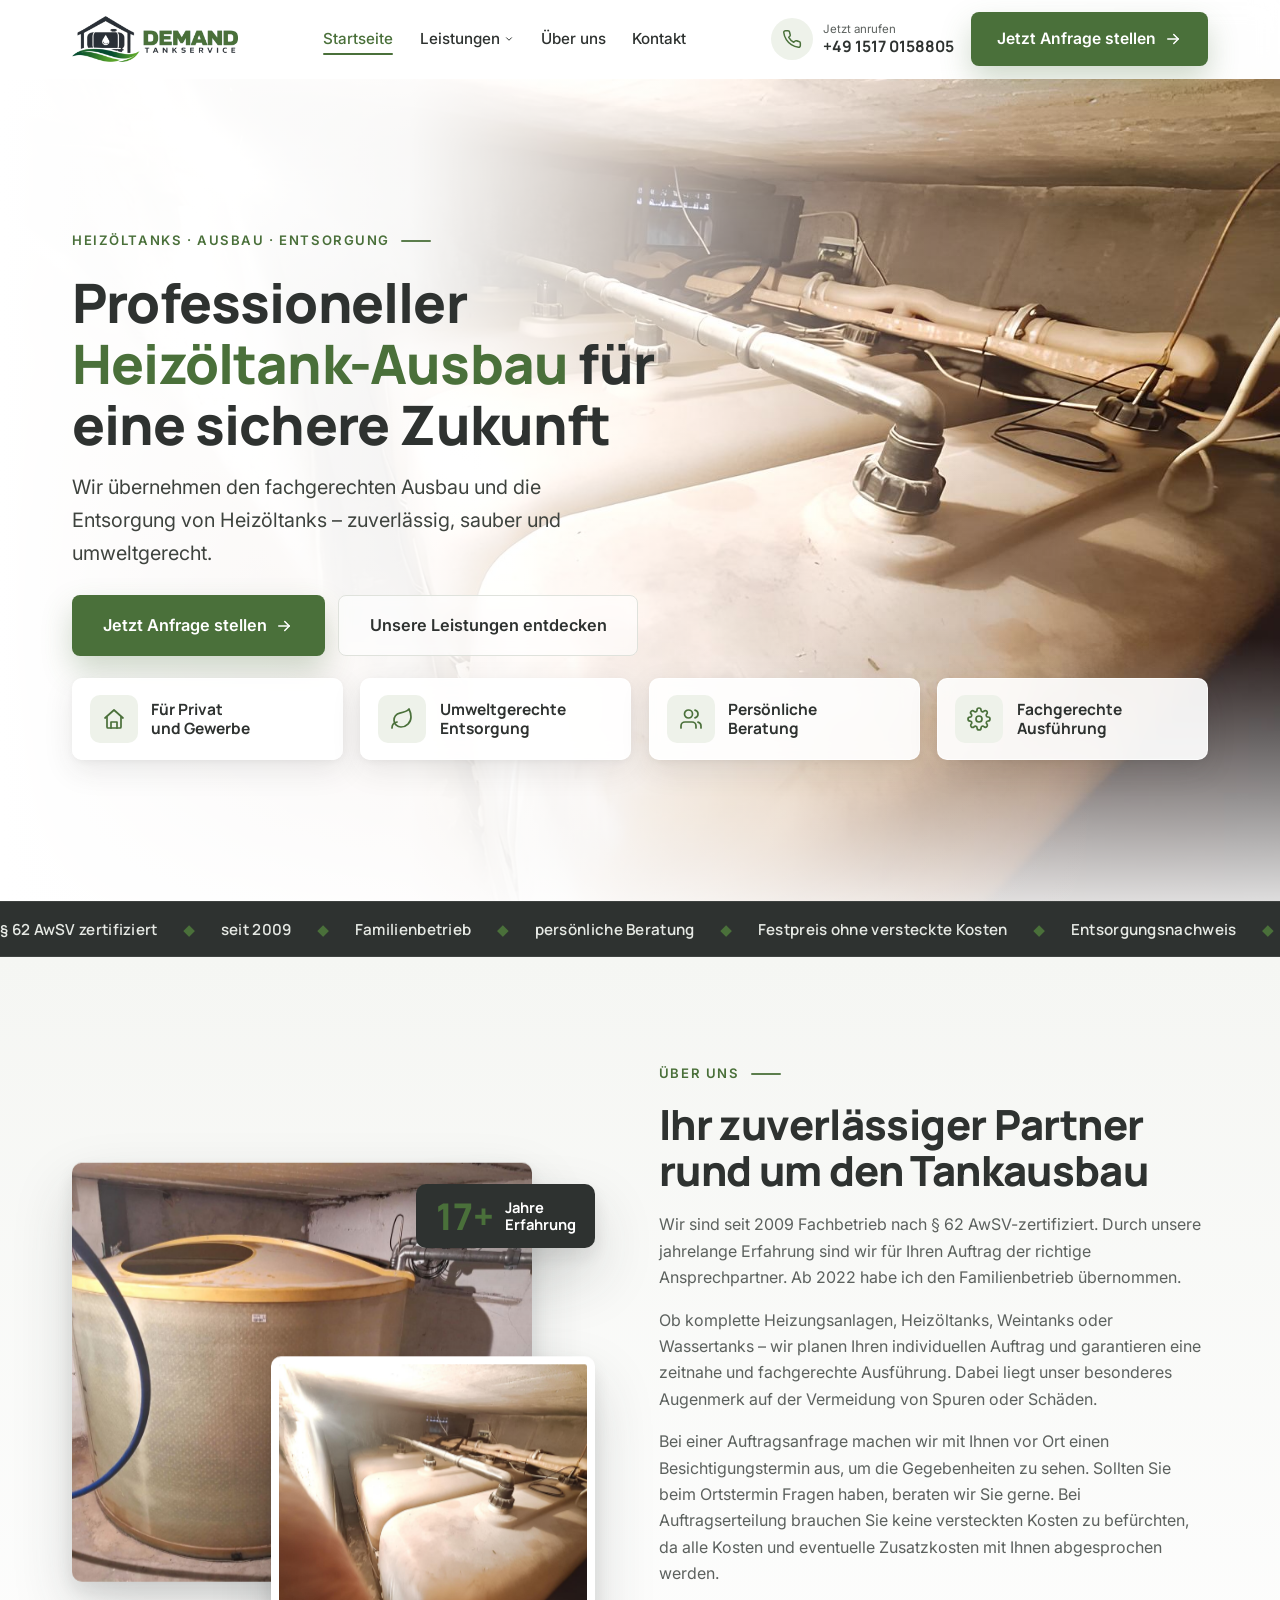
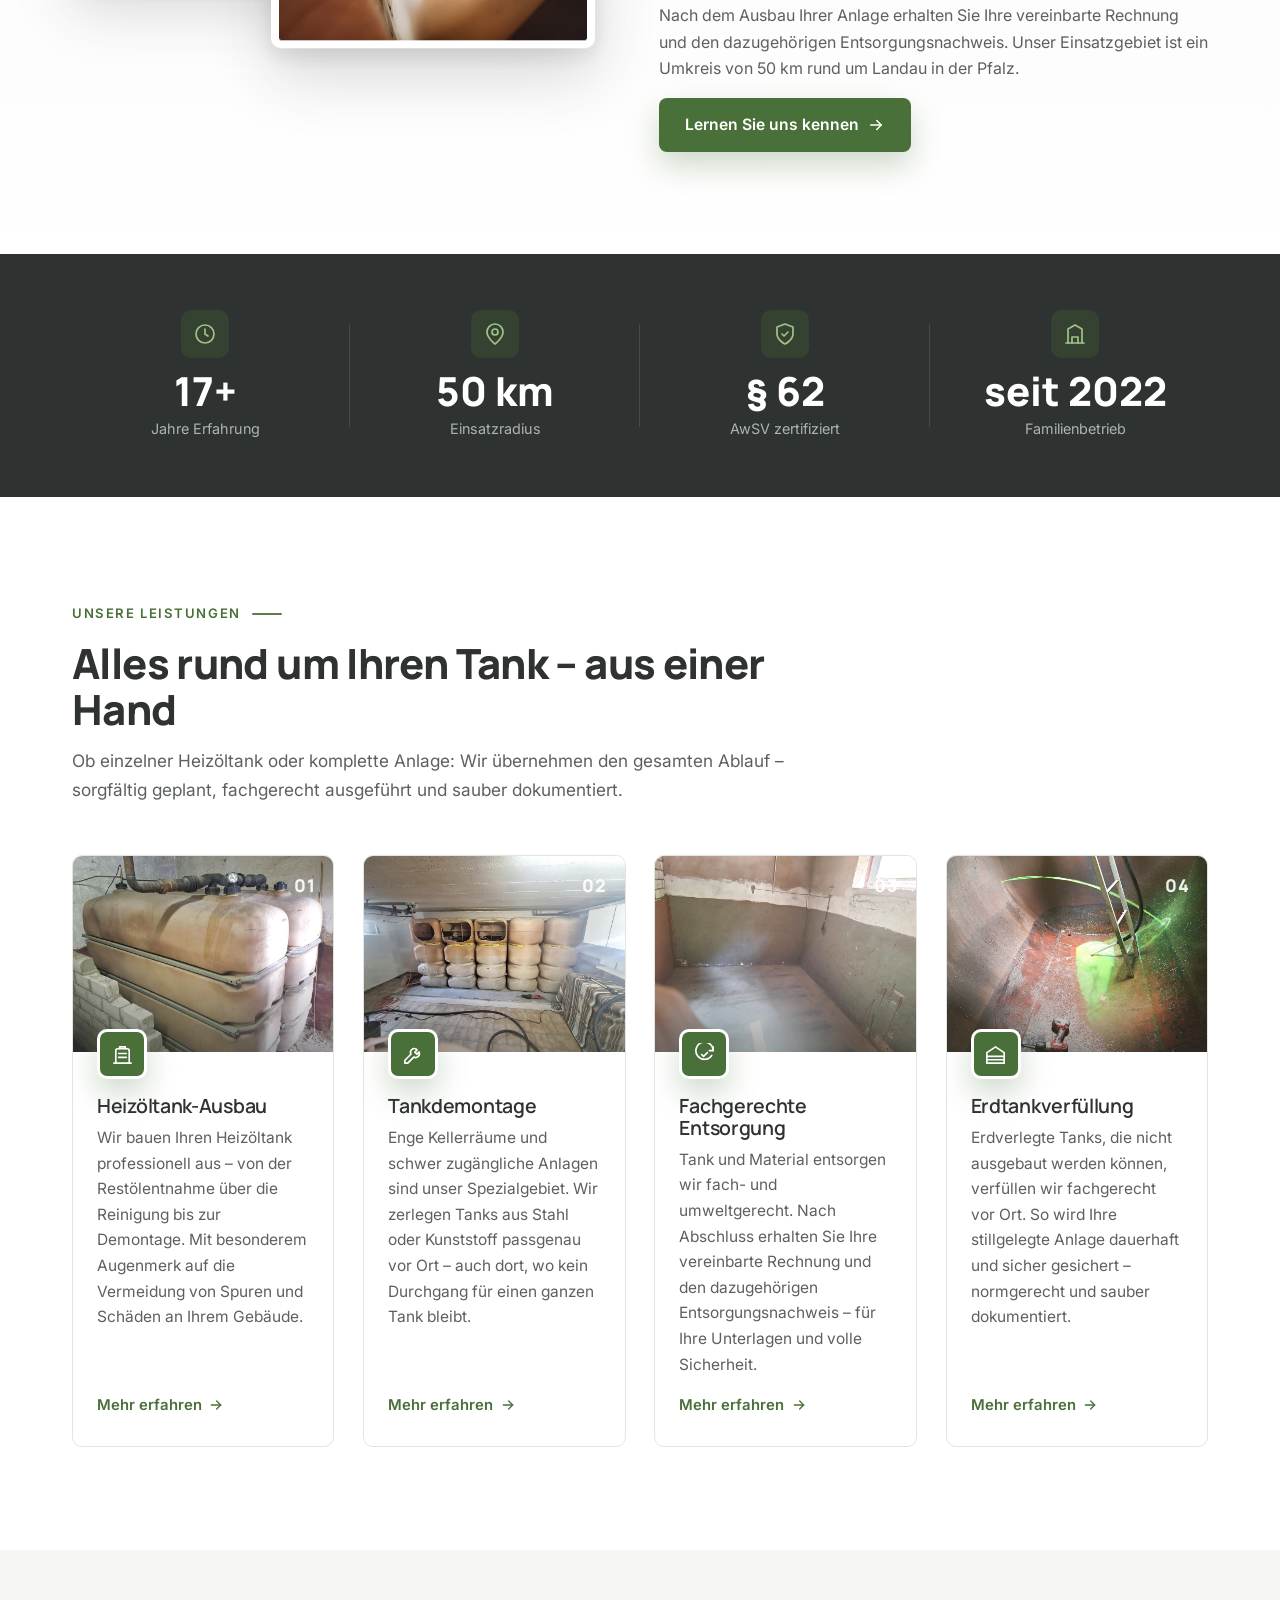
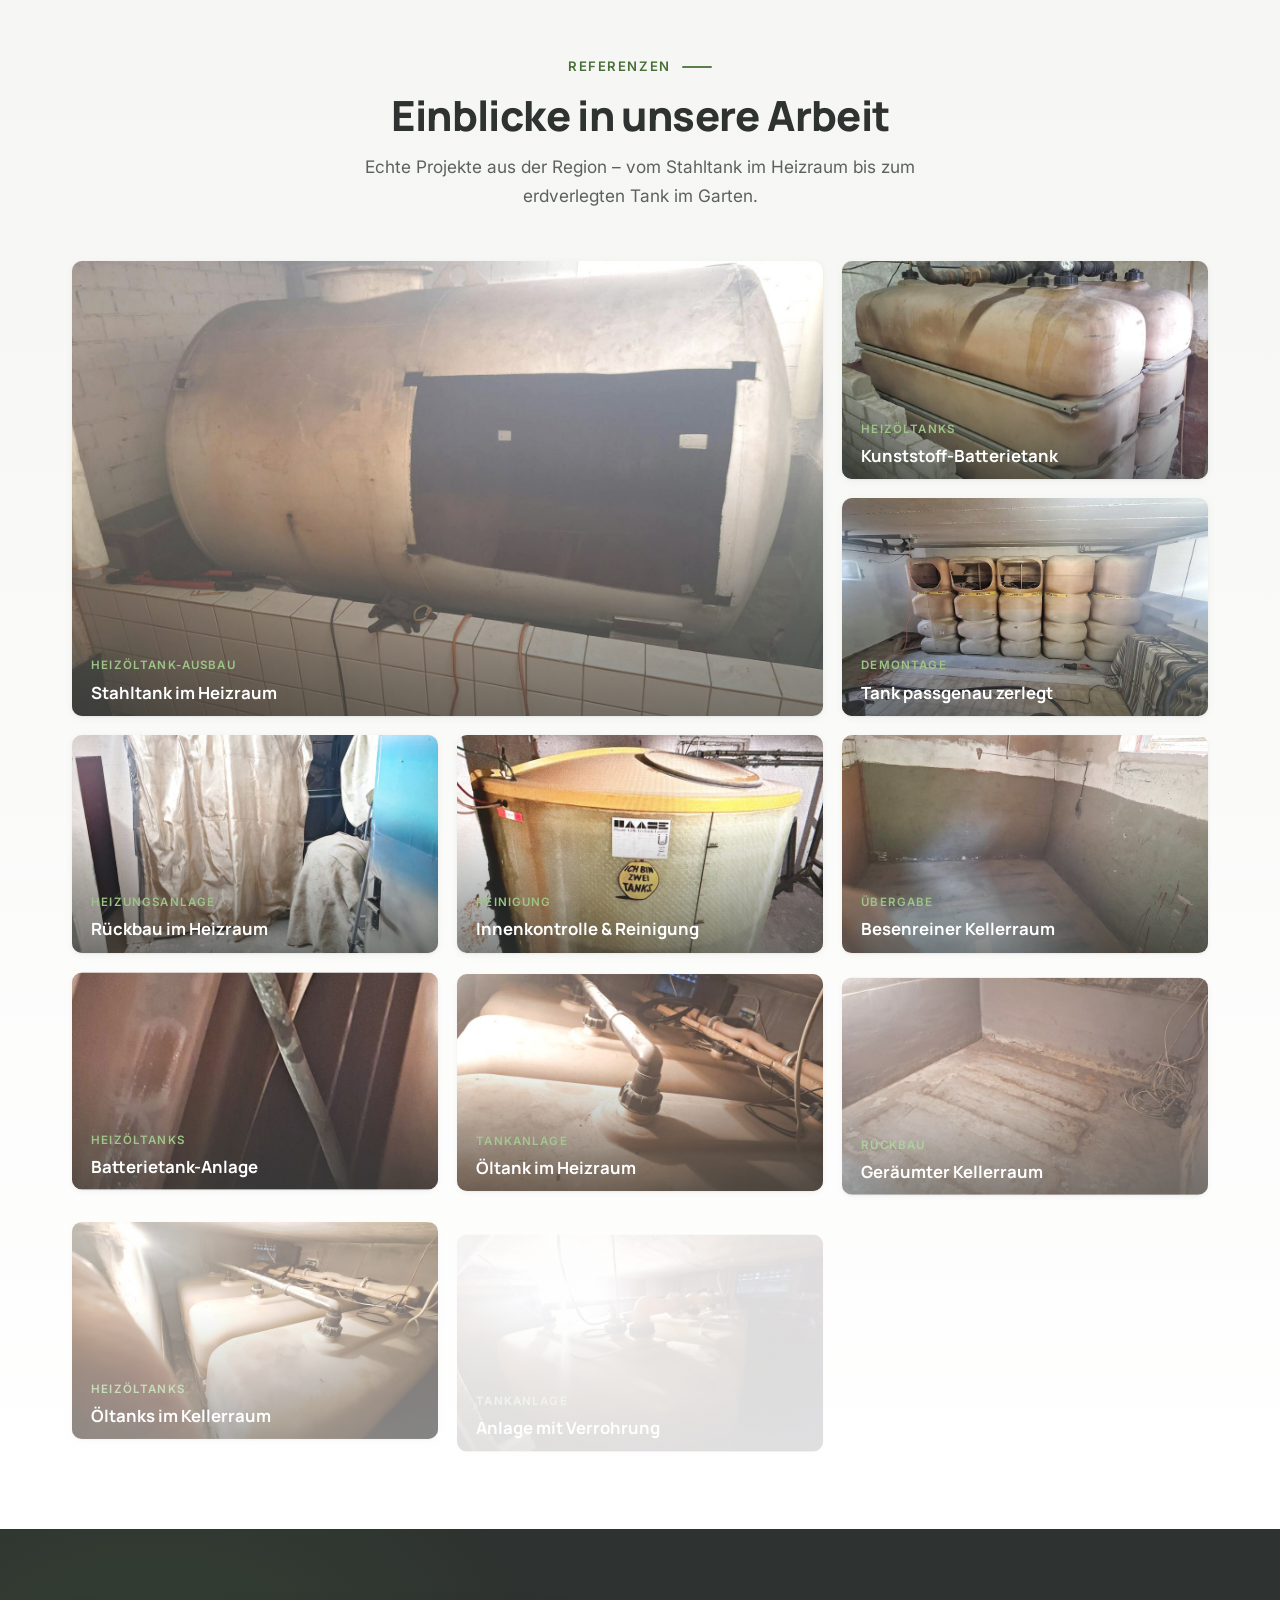
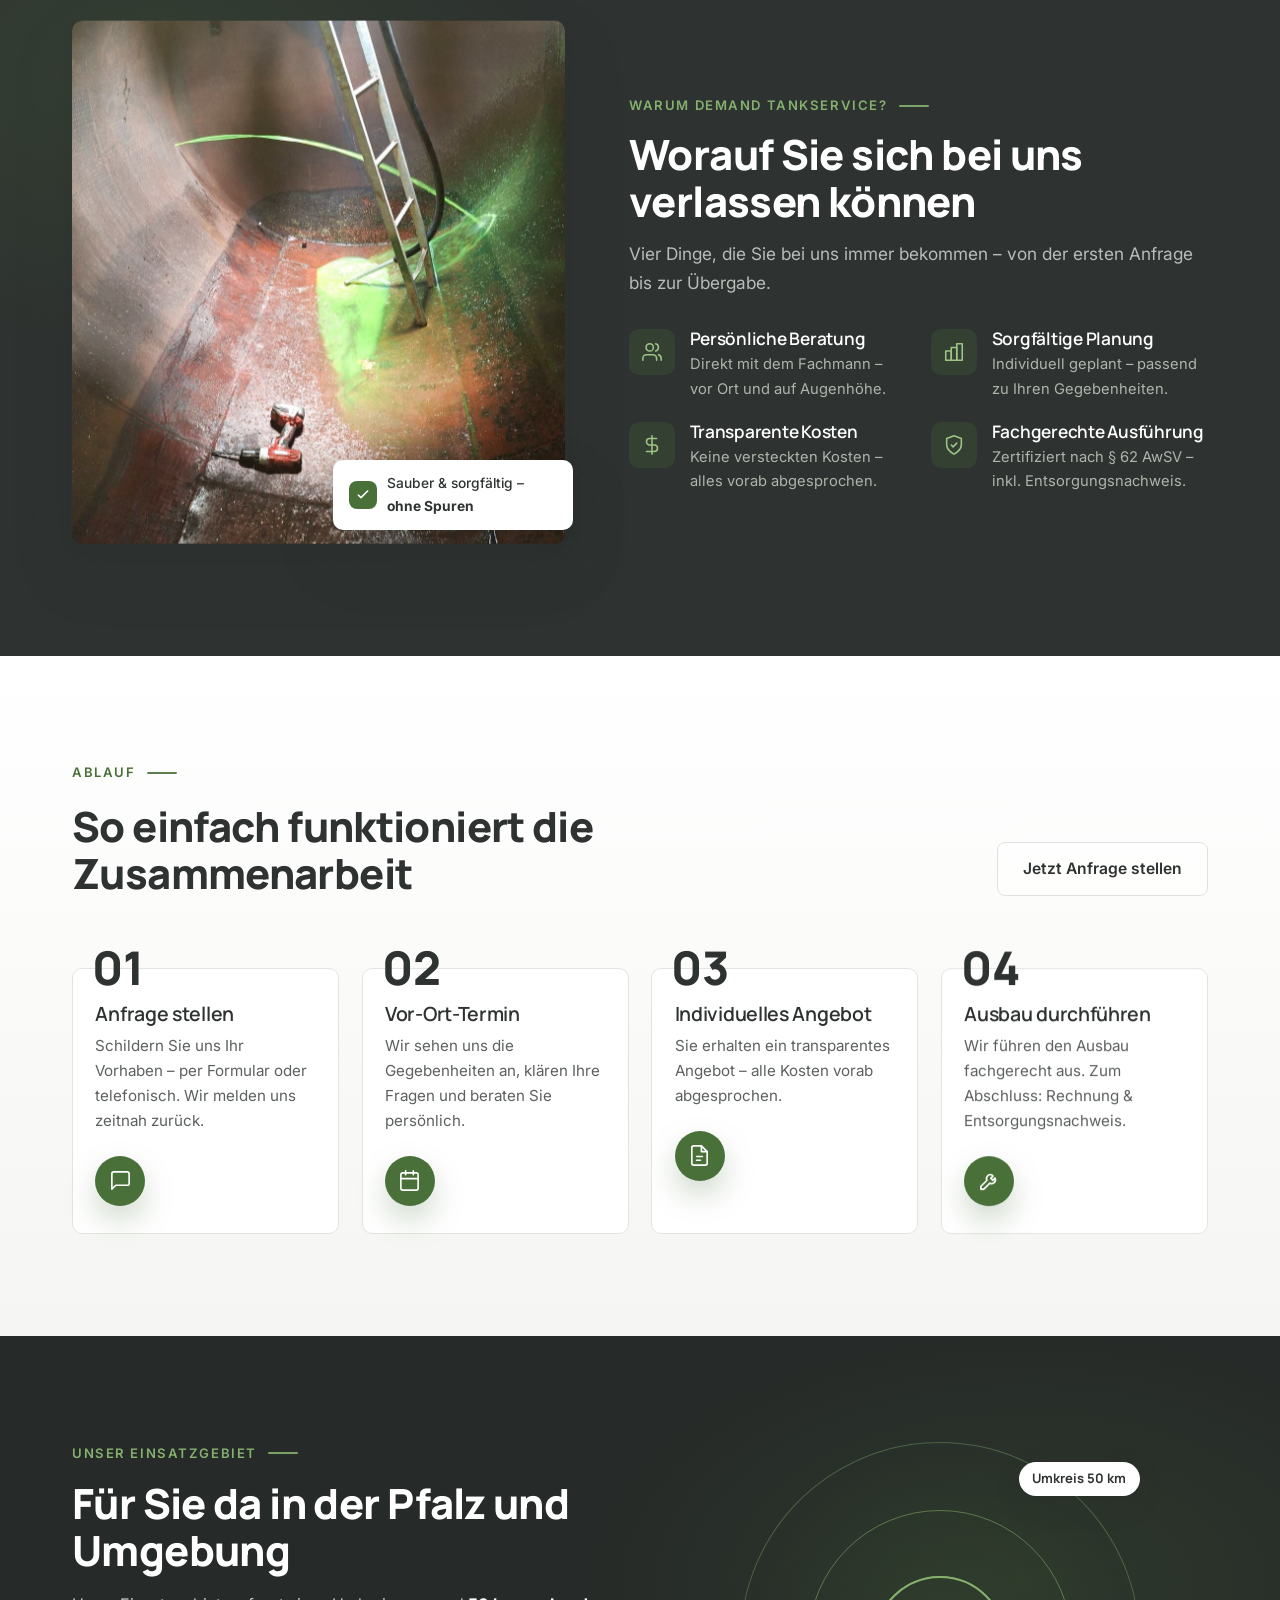
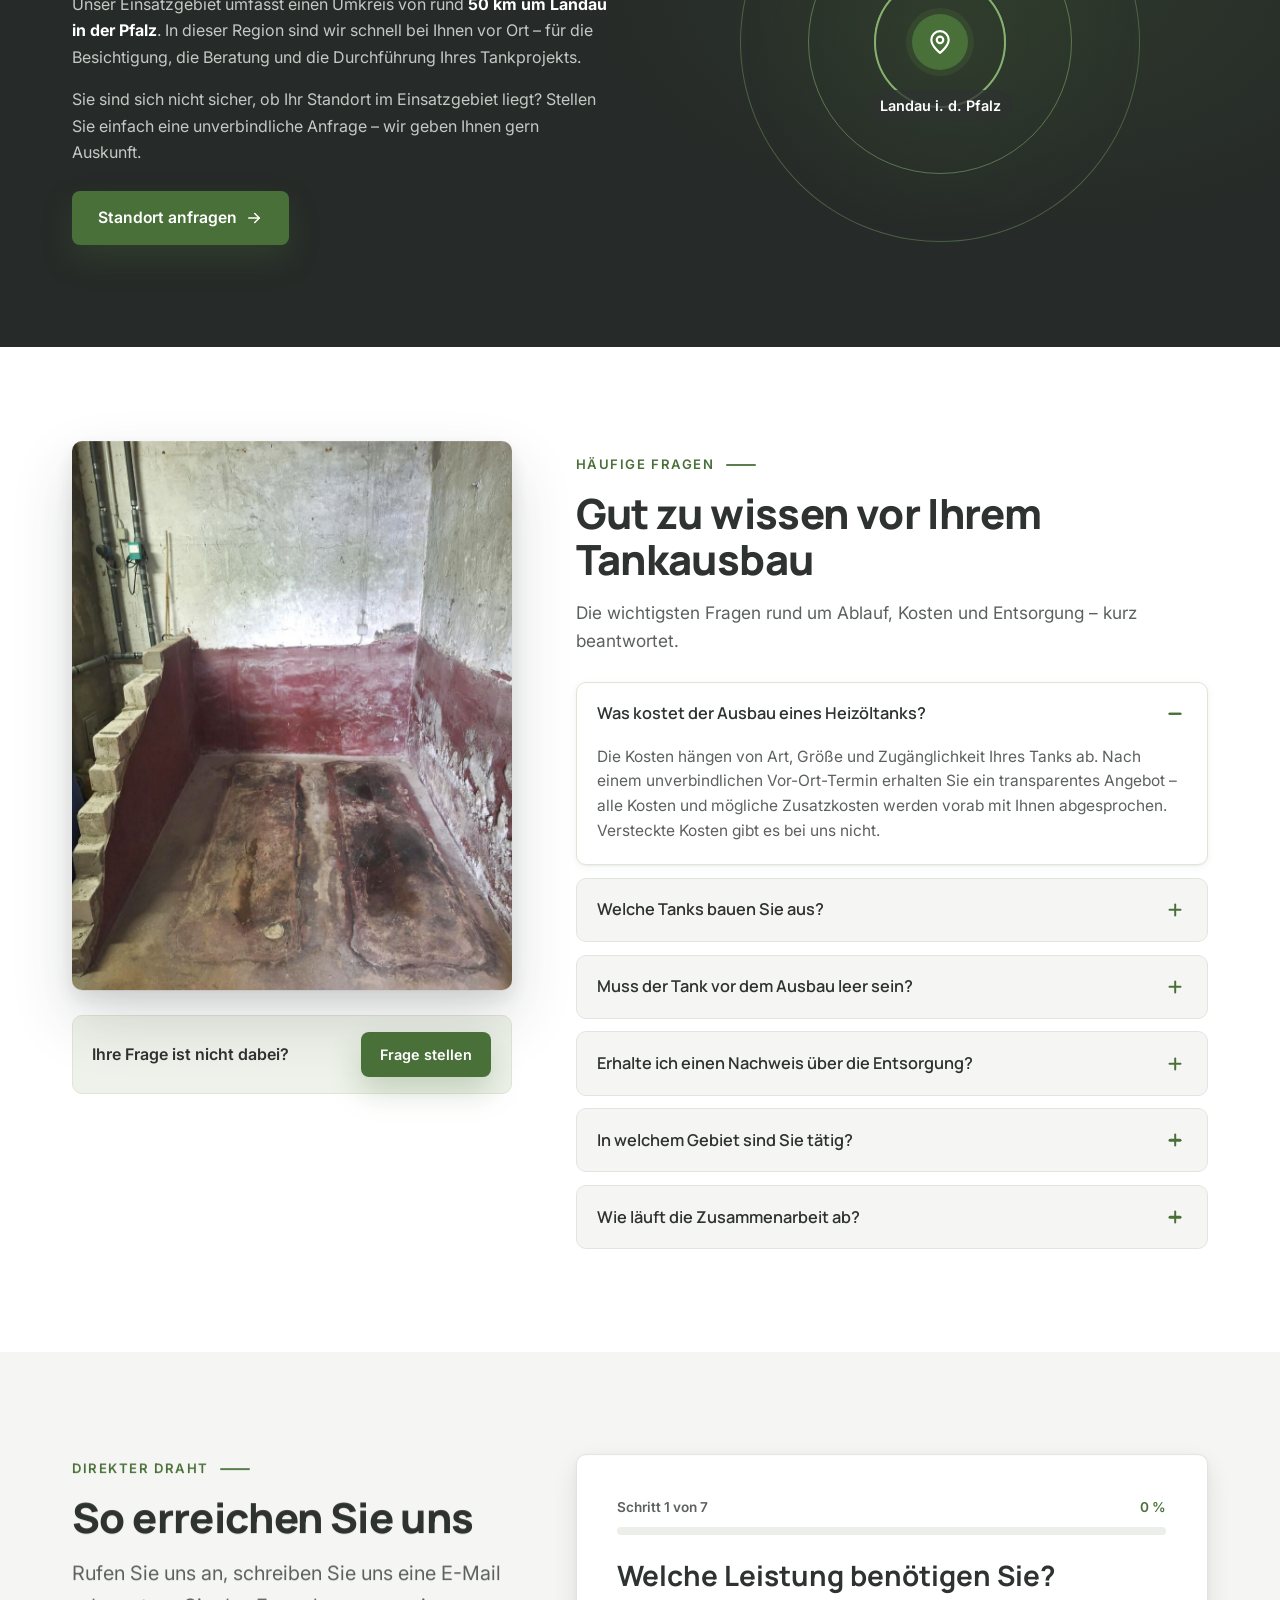
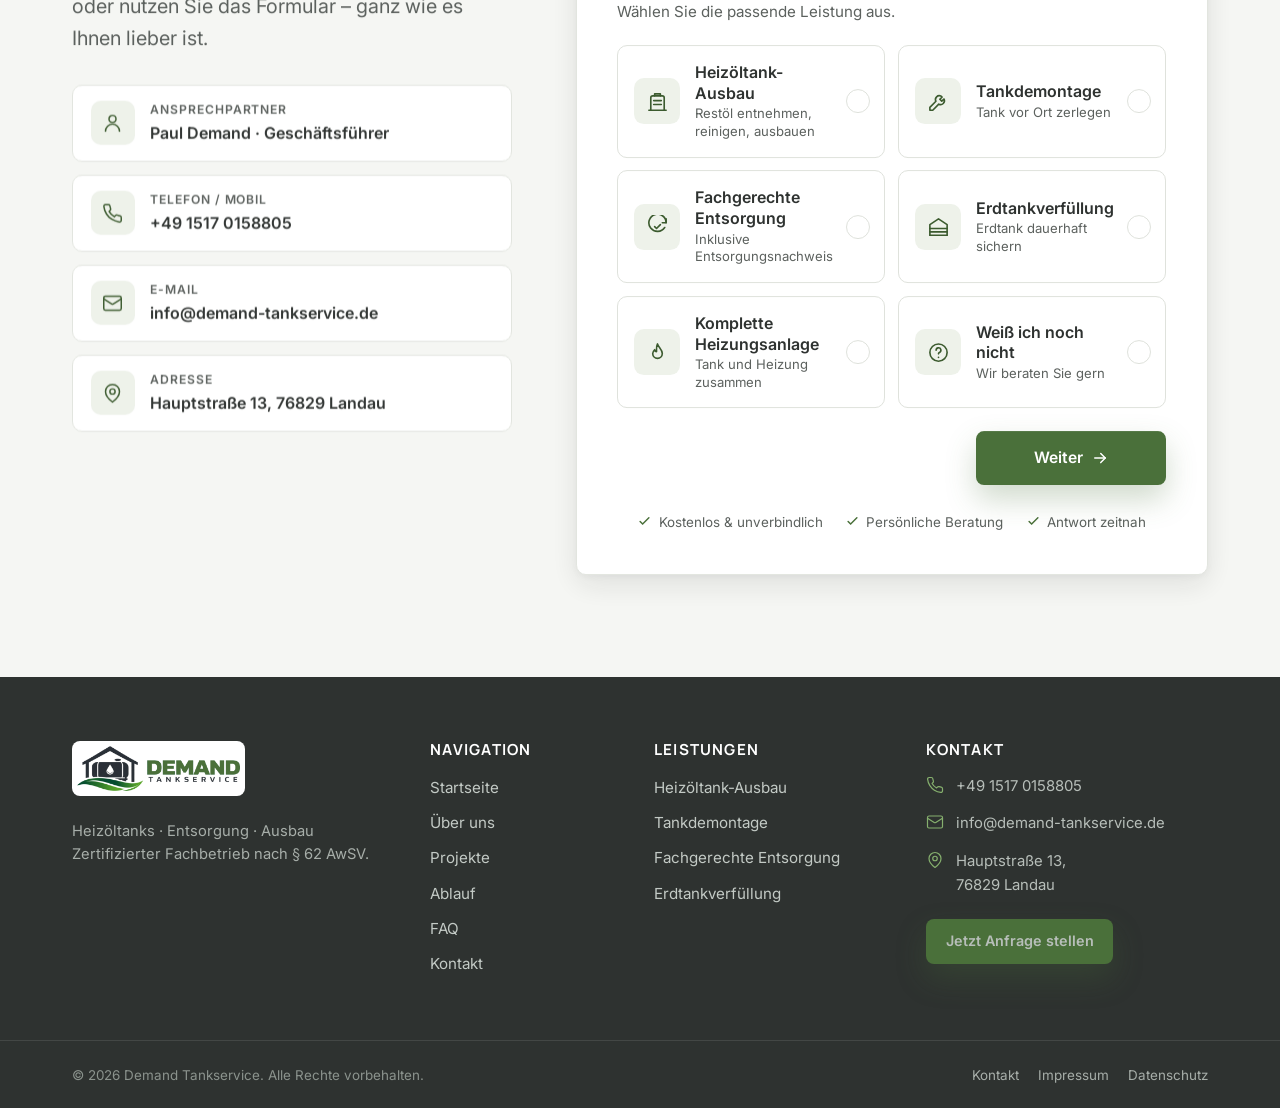
<file: index.html>
<!DOCTYPE html>
<html lang="de">
<head>
  <meta charset="UTF-8" />
  <meta name="viewport" content="width=device-width, initial-scale=1.0" />
  <title>Demand Tankservice | Heizöltank-Ausbau &amp; fachgerechte Entsorgung</title>
  <meta name="description" content="Demand Tankservice – Ihr zertifizierter Fachbetrieb (§ 62 AwSV) für den Ausbau, die Demontage und die fachgerechte Entsorgung von Heizöltanks. Persönliche Beratung im Umkreis von 50 km rund um Landau in der Pfalz." />
  <meta name="theme-color" content="#2E3230" />
  <link rel="icon" href="assets/favicon.png" type="image/png" />

  <meta property="og:type" content="website" />
  <meta property="og:title" content="Demand Tankservice – Heizöltank-Ausbau &amp; Entsorgung" />
  <meta property="og:description" content="Zertifizierter Fachbetrieb nach § 62 AwSV für Heizöltank-Ausbau, Tankdemontage und fachgerechte Entsorgung. Im Umkreis von 50 km rund um Landau in der Pfalz." />
  <meta property="og:locale" content="de_DE" />

  <link rel="preconnect" href="https://fonts.googleapis.com" />
  <link rel="preconnect" href="https://fonts.gstatic.com" crossorigin />
  <link href="https://fonts.googleapis.com/css2?family=Inter:wght@400;500;600&family=Manrope:wght@500;600;700;800&display=swap" rel="stylesheet" />
  <link rel="stylesheet" href="css/styles.css" />
</head>
<body>
  <a class="skip-link" href="#inhalt">Zum Inhalt springen</a>

  <div class="bg-fx" aria-hidden="true">
    <span class="bg-blob bg-blob-1"></span>
    <span class="bg-blob bg-blob-2"></span>
  </div>

  <!-- ============ HEADER ============ -->
  <header class="site-header" id="top">
    <div class="container header-inner">
      <a class="brand" href="#startseite" aria-label="Demand Tankservice – Startseite">
        <img class="brand-mark" src="assets/logo-full.png" alt="Demand Tankservice" width="166" height="46" />
      </a>

      <nav class="main-nav" id="main-nav" aria-label="Hauptnavigation">
        <ul>
          <li><a href="#startseite">Startseite</a></li>
          <li class="has-sub">
            <a href="#leistungen">Leistungen<svg class="nav-caret" viewBox="0 0 24 24" fill="none" stroke="currentColor" stroke-width="2.4" stroke-linecap="round" stroke-linejoin="round" aria-hidden="true"><path d="m6 9 6 6 6-6"/></svg></a>
            <div class="sub-menu">
              <ul>
                <li><a href="heizoeltank-ausbau.html"><span class="sub-ic"><svg viewBox="0 0 24 24" fill="none" stroke="currentColor" stroke-width="1.7" stroke-linecap="round" stroke-linejoin="round" aria-hidden="true"><path d="M3 21h18"/><path d="M5 21V8a2 2 0 0 1 2-2h10a2 2 0 0 1 2 2v13"/><path d="M9 6V4h6v2"/><path d="M8 11h8M8 15h8"/></svg></span>Heizöltank-Ausbau</a></li>
                <li><a href="tankdemontage.html"><span class="sub-ic"><svg viewBox="0 0 24 24" fill="none" stroke="currentColor" stroke-width="1.7" stroke-linecap="round" stroke-linejoin="round" aria-hidden="true"><path d="M14.7 6.3a4 4 0 0 0-5.4 5.4L3 18v3h3l6.3-6.3a4 4 0 0 0 5.4-5.4l-2.3 2.3-2-2 2.3-2.3Z"/></svg></span>Tankdemontage</a></li>
                <li><a href="entsorgung.html"><span class="sub-ic"><svg viewBox="0 0 24 24" fill="none" stroke="currentColor" stroke-width="1.7" stroke-linecap="round" stroke-linejoin="round" aria-hidden="true"><path d="M21 8a9 9 0 1 0-1.5 5"/><path d="M21 4v4h-4"/><path d="m9 12 2 2 4-4"/></svg></span>Fachgerechte Entsorgung</a></li>
                <li><a href="erdtankverfuellung.html"><span class="sub-ic"><svg viewBox="0 0 24 24" fill="none" stroke="currentColor" stroke-width="1.7" stroke-linecap="round" stroke-linejoin="round" aria-hidden="true"><path d="M3 21h18"/><path d="M3 21V10l9-6 9 6v11"/><path d="M3 14h18M3 17.5h18"/></svg></span>Erdtankverfüllung</a></li>
                <li class="sub-all"><a href="#leistungen">Alle Leistungen im Überblick <svg width="16" height="16" viewBox="0 0 24 24" fill="none" stroke="currentColor" stroke-width="2" stroke-linecap="round" stroke-linejoin="round" aria-hidden="true"><path d="M5 12h14"/><path d="m13 6 6 6-6 6"/></svg></a></li>
              </ul>
            </div>
          </li>
          <li><a href="#ueber-uns">Über uns</a></li>
          <li><a href="kontakt.html">Kontakt</a></li>
        </ul>
      </nav>

      <div class="header-right">
        <a class="header-call" href="tel:+4915170158805">
          <span class="header-call-ic" aria-hidden="true"><svg viewBox="0 0 24 24" fill="none" stroke="currentColor" stroke-width="1.8" stroke-linecap="round" stroke-linejoin="round" aria-hidden="true"><path d="M22 16.92v3a2 2 0 0 1-2.18 2 19.8 19.8 0 0 1-8.63-3.07 19.5 19.5 0 0 1-6-6 19.8 19.8 0 0 1-3.07-8.67A2 2 0 0 1 4.11 2h3a2 2 0 0 1 2 1.72c.13.96.36 1.9.7 2.81a2 2 0 0 1-.45 2.11L8.09 9.91a16 16 0 0 0 6 6l1.27-1.27a2 2 0 0 1 2.11-.45c.9.34 1.85.57 2.81.7A2 2 0 0 1 22 16.92Z"/></svg></span>
          <span class="header-call-txt"><span class="header-call-label">Jetzt anrufen</span><span class="header-call-num">+49&nbsp;1517&nbsp;0158805</span></span>
        </a>
        <a class="btn btn-primary header-cta" href="#kontakt">
          <span>Jetzt Anfrage stellen</span>
          <svg class="btn-arrow" viewBox="0 0 24 24" fill="none" stroke="currentColor" stroke-width="2" stroke-linecap="round" stroke-linejoin="round" aria-hidden="true"><path d="M5 12h14"/><path d="m13 6 6 6-6 6"/></svg>
        </a>
      </div>

      <button class="nav-toggle" id="nav-toggle" aria-label="Menü öffnen" aria-expanded="false" aria-controls="mobile-nav">
        <span></span><span></span><span></span>
      </button>
    </div>

    <nav class="mobile-nav" id="mobile-nav" aria-label="Mobile Navigation" hidden>
      <ul>
        <li><a href="#startseite">Startseite</a></li>
        <li><a href="#leistungen">Leistungen</a></li>
        <li><ul class="mobile-sub">
          <li><a href="heizoeltank-ausbau.html">Heizöltank-Ausbau</a></li>
          <li><a href="tankdemontage.html">Tankdemontage</a></li>
          <li><a href="entsorgung.html">Fachgerechte Entsorgung</a></li>
          <li><a href="erdtankverfuellung.html">Erdtankverfüllung</a></li>
        </ul></li>
        <li><a href="#ueber-uns">Über uns</a></li>
        <li><a href="#projekte">Projekte</a></li>
        <li><a href="#ablauf">Ablauf</a></li>
        <li><a href="#faq">FAQ</a></li>
        <li><a href="kontakt.html">Kontakt</a></li>
      </ul>
      <a class="btn btn-primary btn-block" href="#kontakt">Jetzt Anfrage stellen</a>
    </nav>
  </header>

  <main id="inhalt">
    <!-- ============ HERO ============ -->
    <section class="hero hero-bg" id="startseite">
      <div class="hero-scrim" aria-hidden="true"></div>
      <div class="container hero-inner">
        <div class="hero-copy">
          <p class="eyebrow" data-hero="1">Heizöltanks · Ausbau · Entsorgung</p>
          <h1 class="hero-title" data-hero="2">Professioneller <span class="grn">Heizöltank-Ausbau</span> für eine sichere Zukunft</h1>
          <p class="lead" data-hero="3">Wir übernehmen den fachgerechten Ausbau und die Entsorgung von Heizöltanks – zuverlässig, sauber und umweltgerecht.</p>
          <div class="hero-actions" data-hero="4">
            <a class="btn btn-primary btn-lg" href="#kontakt">
              <span>Jetzt Anfrage stellen</span>
              <svg class="btn-arrow" viewBox="0 0 24 24" fill="none" stroke="currentColor" stroke-width="2" stroke-linecap="round" stroke-linejoin="round" aria-hidden="true"><path d="M5 12h14"/><path d="m13 6 6 6-6 6"/></svg>
            </a>
            <a class="btn btn-ghost btn-lg" href="#leistungen">Unsere Leistungen entdecken</a>
          </div>
        </div>
      </div>
      <div class="container hero-features" data-hero="5">
        <div class="hero-feature">
          <span class="hf-ic" aria-hidden="true"><svg viewBox="0 0 24 24" fill="none" stroke="currentColor" stroke-width="1.7" stroke-linecap="round" stroke-linejoin="round"><path d="M3 11l9-8 9 8"/><path d="M5 10v10a1 1 0 0 0 1 1h12a1 1 0 0 0 1-1V10"/><path d="M9 21v-6h6v6"/></svg></span>
          <span class="hf-txt">Für Privat<br />und Gewerbe</span>
        </div>
        <div class="hero-feature">
          <span class="hf-ic" aria-hidden="true"><svg viewBox="0 0 24 24" fill="none" stroke="currentColor" stroke-width="1.7" stroke-linecap="round" stroke-linejoin="round"><path d="M11 20A7 7 0 0 1 9.8 6.1C15.5 5 17 4.48 19 2c1 2 2 4.18 2 8 0 5.5-4.78 10-10 10Z"/><path d="M2 21c0-3 1.85-5.36 5.08-6"/></svg></span>
          <span class="hf-txt">Umweltgerechte<br />Entsorgung</span>
        </div>
        <div class="hero-feature">
          <span class="hf-ic" aria-hidden="true"><svg viewBox="0 0 24 24" fill="none" stroke="currentColor" stroke-width="1.7" stroke-linecap="round" stroke-linejoin="round"><path d="M17 21v-2a4 4 0 0 0-4-4H6a4 4 0 0 0-4 4v2"/><circle cx="9.5" cy="7" r="4"/><path d="M22 21v-2a4 4 0 0 0-3-3.87"/><path d="M16 3.13a4 4 0 0 1 0 7.75"/></svg></span>
          <span class="hf-txt">Persönliche<br />Beratung</span>
        </div>
        <div class="hero-feature">
          <span class="hf-ic" aria-hidden="true"><svg viewBox="0 0 24 24" fill="none" stroke="currentColor" stroke-width="1.7" stroke-linecap="round" stroke-linejoin="round"><circle cx="12" cy="12" r="3"/><path d="M19.4 15a1.65 1.65 0 0 0 .33 1.82l.06.06a2 2 0 1 1-2.83 2.83l-.06-.06a1.65 1.65 0 0 0-1.82-.33 1.65 1.65 0 0 0-1 1.51V21a2 2 0 0 1-4 0v-.09A1.65 1.65 0 0 0 9 19.4a1.65 1.65 0 0 0-1.82.33l-.06.06a2 2 0 1 1-2.83-2.83l.06-.06a1.65 1.65 0 0 0 .33-1.82 1.65 1.65 0 0 0-1.51-1H3a2 2 0 0 1 0-4h.09A1.65 1.65 0 0 0 4.6 9a1.65 1.65 0 0 0-.33-1.82l-.06-.06a2 2 0 1 1 2.83-2.83l.06.06a1.65 1.65 0 0 0 1.82.33H9a1.65 1.65 0 0 0 1-1.51V3a2 2 0 0 1 4 0v.09a1.65 1.65 0 0 0 1 1.51 1.65 1.65 0 0 0 1.82-.33l.06-.06a2 2 0 1 1 2.83 2.83l-.06.06a1.65 1.65 0 0 0-.33 1.82V9a1.65 1.65 0 0 0 1.51 1H21a2 2 0 0 1 0 4h-.09a1.65 1.65 0 0 0-1.51 1Z"/></svg></span>
          <span class="hf-txt">Fachgerechte<br />Ausführung</span>
        </div>
      </div>
    </section>

    <!-- ============ MARQUEE ============ -->
    <div class="marquee" aria-hidden="true">
      <div class="marquee-track">
        <span>§ 62 AwSV zertifiziert</span><span class="sep">◆</span>
        <span>seit 2009</span><span class="sep">◆</span>
        <span>Familienbetrieb</span><span class="sep">◆</span>
        <span>persönliche Beratung</span><span class="sep">◆</span>
        <span>Festpreis ohne versteckte Kosten</span><span class="sep">◆</span>
        <span>Entsorgungsnachweis</span><span class="sep">◆</span>
        <span>50 km um Landau</span><span class="sep">◆</span>
        <span>§ 62 AwSV zertifiziert</span><span class="sep">◆</span>
        <span>seit 2009</span><span class="sep">◆</span>
        <span>Familienbetrieb</span><span class="sep">◆</span>
        <span>persönliche Beratung</span><span class="sep">◆</span>
        <span>Festpreis ohne versteckte Kosten</span><span class="sep">◆</span>
        <span>Entsorgungsnachweis</span><span class="sep">◆</span>
        <span>50 km um Landau</span><span class="sep">◆</span>
      </div>
    </div>

    <!-- ============ ÜBER UNS ============ -->
    <section class="section section-about" id="ueber-uns">
      <div class="container about-grid">
        <div class="about-media" data-reveal>
          <div class="about-figure about-figure-main" data-parallax="0.07">
            <img src="assets/images/ueber-uns.jpg" alt="Heizöltank aus Kunststoff in einem Kellerraum, bereit für den Ausbau durch Demand Tankservice" width="1120" height="1000" loading="lazy" />
          </div>
          <div class="about-figure about-figure-sub" data-parallax="-0.1">
            <img src="assets/images/galerie-keller1.jpg" alt="Batterietank-Anlage aus Kunststoff in einem niedrigen Kellerraum vor dem Ausbau" width="1640" height="1240" loading="lazy" />
          </div>
          <div class="about-badge">
            <span class="about-badge-num">17<span class="about-badge-plus">+</span></span>
            <span class="about-badge-txt">Jahre<br />Erfahrung</span>
          </div>
        </div>

        <div class="about-copy" data-reveal>
          <p class="eyebrow">Über uns</p>
          <h2>Ihr zuverlässiger Partner rund um den Tankausbau</h2>
          <p>Wir sind seit 2009 Fachbetrieb nach § 62 AwSV-zertifiziert. Durch unsere jahrelange Erfahrung sind wir für Ihren Auftrag der richtige Ansprechpartner. Ab 2022 habe ich den Familienbetrieb übernommen.</p>
          <p>Ob komplette Heizungsanlagen, Heizöltanks, Weintanks oder Wassertanks – wir planen Ihren individuellen Auftrag und garantieren eine zeitnahe und fachgerechte Ausführung. Dabei liegt unser besonderes Augenmerk auf der Vermeidung von Spuren oder Schäden.</p>
          <p>Bei einer Auftragsanfrage machen wir mit Ihnen vor Ort einen Besichtigungstermin aus, um die Gegebenheiten zu sehen. Sollten Sie beim Ortstermin Fragen haben, beraten wir Sie gerne. Bei Auftragserteilung brauchen Sie keine versteckten Kosten zu befürchten, da alle Kosten und eventuelle Zusatzkosten mit Ihnen abgesprochen werden.</p>
          <p>Nach dem Ausbau Ihrer Anlage erhalten Sie Ihre vereinbarte Rechnung und den dazugehörigen Entsorgungsnachweis. Unser Einsatzgebiet ist ein Umkreis von 50&nbsp;km rund um Landau in der Pfalz.</p>
          <a class="btn btn-primary" href="kontakt.html"><span>Lernen Sie uns kennen</span>
            <svg class="btn-arrow" viewBox="0 0 24 24" fill="none" stroke="currentColor" stroke-width="2" stroke-linecap="round" stroke-linejoin="round" aria-hidden="true"><path d="M5 12h14"/><path d="m13 6 6 6-6 6"/></svg>
          </a>
        </div>
      </div>
    </section>

    <!-- ============ STATS ============ -->
    <section class="stats-band" aria-label="Zahlen &amp; Fakten">
      <div class="container stats-grid" data-reveal-group>
        <div class="stat" data-reveal-item>
          <span class="stat-ic" aria-hidden="true"><svg viewBox="0 0 24 24" fill="none" stroke="currentColor" stroke-width="1.7" stroke-linecap="round" stroke-linejoin="round"><circle cx="12" cy="12" r="9"/><path d="M12 7v5l3 2"/></svg></span>
          <dt><span class="count" data-count="17">0</span>+</dt>
          <dd>Jahre Erfahrung</dd>
        </div>
        <div class="stat" data-reveal-item>
          <span class="stat-ic" aria-hidden="true"><svg viewBox="0 0 24 24" fill="none" stroke="currentColor" stroke-width="1.7" stroke-linecap="round" stroke-linejoin="round"><path d="M20 10c0 6-8 12-8 12s-8-6-8-12a8 8 0 0 1 16 0Z"/><circle cx="12" cy="10" r="3"/></svg></span>
          <dt><span class="count" data-count="50">0</span>&nbsp;km</dt>
          <dd>Einsatzradius</dd>
        </div>
        <div class="stat" data-reveal-item>
          <span class="stat-ic" aria-hidden="true"><svg viewBox="0 0 24 24" fill="none" stroke="currentColor" stroke-width="1.7" stroke-linecap="round" stroke-linejoin="round"><path d="M12 22s8-4 8-10V5l-8-3-8 3v7c0 6 8 10 8 10Z"/><path d="m9 12 2 2 4-4"/></svg></span>
          <dt>§&nbsp;62</dt>
          <dd>AwSV zertifiziert</dd>
        </div>
        <div class="stat" data-reveal-item>
          <span class="stat-ic" aria-hidden="true"><svg viewBox="0 0 24 24" fill="none" stroke="currentColor" stroke-width="1.7" stroke-linecap="round" stroke-linejoin="round"><path d="M3 21h18"/><path d="M5 21V7l7-4 7 4v14"/><path d="M9 21v-6h6v6"/></svg></span>
          <dt>seit <span class="count" data-count="2022" data-plain="1">0</span></dt>
          <dd>Familienbetrieb</dd>
        </div>
      </div>
    </section>

    <!-- ============ LEISTUNGEN ============ -->
    <section class="section section-leistungen" id="leistungen">
      <div class="container">
        <header class="section-head" data-reveal>
          <p class="eyebrow">Unsere Leistungen</p>
          <h2>Alles rund um Ihren Tank – aus einer Hand</h2>
          <p class="section-intro">Ob einzelner Heizöltank oder komplette Anlage: Wir übernehmen den gesamten Ablauf – sorgfältig geplant, fachgerecht ausgeführt und sauber dokumentiert.</p>
        </header>

        <div class="cards cards-4" data-reveal-group>
          <article class="card leistung" data-reveal-item>
            <div class="card-media">
              <img src="assets/images/leistung-ausbau.jpg" alt="Heizöltanks aus Kunststoff im Kellerraum vor dem Ausbau" width="900" height="675" loading="lazy" />
              <span class="card-index">01</span>
            </div>
            <div class="card-body">
              <div class="card-icon" aria-hidden="true"><svg viewBox="0 0 24 24" fill="none" stroke="currentColor" stroke-width="1.7" stroke-linecap="round" stroke-linejoin="round"><path d="M3 21h18"/><path d="M5 21V8a2 2 0 0 1 2-2h10a2 2 0 0 1 2 2v13"/><path d="M9 6V4h6v2"/><path d="M8 11h8M8 15h8"/></svg></div>
              <h3><a class="card-stretch" href="heizoeltank-ausbau.html">Heizöltank-Ausbau</a></h3>
              <p>Wir bauen Ihren Heizöltank professionell aus – von der Restölentnahme über die Reinigung bis zur Demontage. Mit besonderem Augenmerk auf die Vermeidung von Spuren und Schäden an Ihrem Gebäude.</p>
              <span class="card-more" aria-hidden="true">Mehr erfahren <svg viewBox="0 0 24 24" fill="none" stroke="currentColor" stroke-width="2" stroke-linecap="round" stroke-linejoin="round" aria-hidden="true"><path d="M5 12h14"/><path d="m13 6 6 6-6 6"/></svg></span>
            </div>
          </article>
          <article class="card leistung" data-reveal-item>
            <div class="card-media">
              <img src="assets/images/leistung-demontage.jpg" alt="Zerlegte Kunststofftanks werden für den Abtransport vorbereitet" width="900" height="675" loading="lazy" />
              <span class="card-index">02</span>
            </div>
            <div class="card-body">
              <div class="card-icon" aria-hidden="true"><svg viewBox="0 0 24 24" fill="none" stroke="currentColor" stroke-width="1.7" stroke-linecap="round" stroke-linejoin="round"><path d="M14.7 6.3a4 4 0 0 0-5.4 5.4L3 18v3h3l6.3-6.3a4 4 0 0 0 5.4-5.4l-2.3 2.3-2-2 2.3-2.3Z"/></svg></div>
              <h3><a class="card-stretch" href="tankdemontage.html">Tankdemontage</a></h3>
              <p>Enge Kellerräume und schwer zugängliche Anlagen sind unser Spezialgebiet. Wir zerlegen Tanks aus Stahl oder Kunststoff passgenau vor Ort – auch dort, wo kein Durchgang für einen ganzen Tank bleibt.</p>
              <span class="card-more" aria-hidden="true">Mehr erfahren <svg viewBox="0 0 24 24" fill="none" stroke="currentColor" stroke-width="2" stroke-linecap="round" stroke-linejoin="round" aria-hidden="true"><path d="M5 12h14"/><path d="m13 6 6 6-6 6"/></svg></span>
            </div>
          </article>
          <article class="card leistung" data-reveal-item>
            <div class="card-media">
              <img src="assets/images/leistung-entsorgung.jpg" alt="Sauber geräumter und besenrein übergebener Kellerraum nach dem Tankausbau" width="900" height="675" loading="lazy" />
              <span class="card-index">03</span>
            </div>
            <div class="card-body">
              <div class="card-icon" aria-hidden="true"><svg viewBox="0 0 24 24" fill="none" stroke="currentColor" stroke-width="1.7" stroke-linecap="round" stroke-linejoin="round"><path d="M21 8a9 9 0 1 0-1.5 5"/><path d="M21 4v4h-4"/><path d="m9 12 2 2 4-4"/></svg></div>
              <h3><a class="card-stretch" href="entsorgung.html">Fachgerechte Entsorgung</a></h3>
              <p>Tank und Material entsorgen wir fach- und umweltgerecht. Nach Abschluss erhalten Sie Ihre vereinbarte Rechnung und den dazugehörigen Entsorgungsnachweis – für Ihre Unterlagen und volle Sicherheit.</p>
              <span class="card-more" aria-hidden="true">Mehr erfahren <svg viewBox="0 0 24 24" fill="none" stroke="currentColor" stroke-width="2" stroke-linecap="round" stroke-linejoin="round" aria-hidden="true"><path d="M5 12h14"/><path d="m13 6 6 6-6 6"/></svg></span>
            </div>
          </article>
          <article class="card leistung" data-reveal-item>
            <div class="card-media">
              <img src="assets/images/why-work.jpg" alt="Erdverlegter Heizöltank im Außenbereich vor der Verfüllung" width="1000" height="1180" loading="lazy" />
              <span class="card-index">04</span>
            </div>
            <div class="card-body">
              <div class="card-icon" aria-hidden="true"><svg viewBox="0 0 24 24" fill="none" stroke="currentColor" stroke-width="1.7" stroke-linecap="round" stroke-linejoin="round"><path d="M3 21h18"/><path d="M3 21V10l9-6 9 6v11"/><path d="M3 14h18M3 17.5h18"/></svg></div>
              <h3><a class="card-stretch" href="erdtankverfuellung.html">Erdtankverfüllung</a></h3>
              <p>Erdverlegte Tanks, die nicht ausgebaut werden können, verfüllen wir fachgerecht vor Ort. So wird Ihre stillgelegte Anlage dauerhaft und sicher gesichert – normgerecht und sauber dokumentiert.</p>
              <span class="card-more" aria-hidden="true">Mehr erfahren <svg viewBox="0 0 24 24" fill="none" stroke="currentColor" stroke-width="2" stroke-linecap="round" stroke-linejoin="round" aria-hidden="true"><path d="M5 12h14"/><path d="m13 6 6 6-6 6"/></svg></span>
            </div>
          </article>
        </div>
      </div>
    </section>

    <!-- ============ PROJEKTE / REFERENZEN ============ -->
    <section class="section section-projekte" id="projekte">
      <div class="container">
        <header class="section-head center" data-reveal>
          <p class="eyebrow">Referenzen</p>
          <h2>Einblicke in unsere Arbeit</h2>
          <p class="section-intro">Echte Projekte aus der Region – vom Stahltank im Heizraum bis zum erdverlegten Tank im Garten.</p>
        </header>

        <div class="gallery" data-reveal-group>
          <figure class="gal-item gal-feature" data-reveal-item>
            <img src="assets/images/hero-tankausbau.jpg" alt="Ausbau eines großen Stahl-Heizöltanks in einem Kellerraum" width="1680" height="1050" loading="lazy" />
            <figcaption><span class="gal-tag">Heizöltank-Ausbau</span><span class="gal-title">Stahltank im Heizraum</span></figcaption>
          </figure>
          <figure class="gal-item" data-reveal-item>
            <img src="assets/images/leistung-ausbau.jpg" alt="Kunststoff-Heizöltanks vor dem Ausbau" width="900" height="675" loading="lazy" />
            <figcaption><span class="gal-tag">Heizöltanks</span><span class="gal-title">Kunststoff-Batterietank</span></figcaption>
          </figure>
          <figure class="gal-item" data-reveal-item>
            <img src="assets/images/leistung-demontage.jpg" alt="Zerlegte Kunststofftanks bereit zum Abtransport" width="900" height="675" loading="lazy" />
            <figcaption><span class="gal-tag">Demontage</span><span class="gal-title">Tank passgenau zerlegt</span></figcaption>
          </figure>
          <figure class="gal-item" data-reveal-item>
            <img src="assets/images/galerie-boiler.jpg" alt="Heizraum mit Rohrleitungen während des Rückbaus" width="780" height="620" loading="lazy" />
            <figcaption><span class="gal-tag">Heizungsanlage</span><span class="gal-title">Rückbau im Heizraum</span></figcaption>
          </figure>
          <figure class="gal-item" data-reveal-item>
            <img src="assets/images/galerie-inside.jpg" alt="Innenansicht eines Tanks während der Reinigung und Kontrolle" width="780" height="620" loading="lazy" />
            <figcaption><span class="gal-tag">Reinigung</span><span class="gal-title">Innenkontrolle &amp; Reinigung</span></figcaption>
          </figure>
          <figure class="gal-item" data-reveal-item>
            <img src="assets/images/leistung-entsorgung.jpg" alt="Besenrein übergebener Kellerraum nach dem Tankausbau" width="900" height="675" loading="lazy" />
            <figcaption><span class="gal-tag">Übergabe</span><span class="gal-title">Besenreiner Kellerraum</span></figcaption>
          </figure>
          <figure class="gal-item" data-reveal-item>
            <img src="assets/images/galerie-batterie.jpg" alt="Batterietank-Anlage aus Kunststoff im Kellerraum" width="820" height="620" loading="lazy" />
            <figcaption><span class="gal-tag">Heizöltanks</span><span class="gal-title">Batterietank-Anlage</span></figcaption>
          </figure>
          <figure class="gal-item" data-reveal-item>
            <img src="assets/images/galerie-anlage.jpg" alt="Heizöltank-Anlage mit Verrohrung im Heizraum" width="820" height="620" loading="lazy" />
            <figcaption><span class="gal-tag">Tankanlage</span><span class="gal-title">Öltank im Heizraum</span></figcaption>
          </figure>
          <figure class="gal-item" data-reveal-item>
            <img src="assets/images/galerie-rueckbau.jpg" alt="Geräumter Kellerraum mit Standspuren nach dem Rückbau der Tanks" width="820" height="620" loading="lazy" />
            <figcaption><span class="gal-tag">Rückbau</span><span class="gal-title">Geräumter Kellerraum</span></figcaption>
          </figure>
          <figure class="gal-item" data-reveal-item>
            <img src="assets/images/galerie-keller1.jpg" alt="Heizöltanks mit Verrohrung in einem Kellerraum" width="820" height="620" loading="lazy" />
            <figcaption><span class="gal-tag">Heizöltanks</span><span class="gal-title">Öltanks im Kellerraum</span></figcaption>
          </figure>
          <figure class="gal-item" data-reveal-item>
            <img src="assets/images/galerie-keller2.jpg" alt="Tankanlage mit Rohrleitungen vor dem Ausbau" width="820" height="620" loading="lazy" />
            <figcaption><span class="gal-tag">Tankanlage</span><span class="gal-title">Anlage mit Verrohrung</span></figcaption>
          </figure>
          <figure class="gal-item" data-reveal-item>
            <img src="assets/images/galerie-cages.jpg" alt="Kunststoff-Batterietanks mit 2000 Litern im Stahlrahmen" width="820" height="620" loading="lazy" />
            <figcaption><span class="gal-tag">Batterietank</span><span class="gal-title">Batterietanks, 2000 Liter</span></figcaption>
          </figure>
        </div>
      </div>
    </section>

    <!-- ============ WARUM WIR (dark + image) ============ -->
    <section class="section section-why" id="vorteile">
      <span class="why-glow" aria-hidden="true"></span>
      <div class="container why-grid">
        <div class="why-media" data-reveal>
          <div class="why-image" data-parallax="0.08">
            <img src="assets/images/why-work.jpg" alt="Ausbau eines erdverlegten Heizöltanks im Außenbereich" width="1000" height="1180" loading="lazy" />
          </div>
          <div class="why-media-badge">
            <span class="why-media-check" aria-hidden="true"><svg viewBox="0 0 24 24" fill="none" stroke="currentColor" stroke-width="2.4" stroke-linecap="round" stroke-linejoin="round"><path d="m5 12 4 4 10-10"/></svg></span>
            <span>Sauber &amp; sorgfältig – <strong>ohne Spuren</strong></span>
          </div>
        </div>

        <div class="why-copy" data-reveal>
          <p class="eyebrow">Warum Demand Tankservice?</p>
          <h2>Worauf Sie sich bei uns verlassen können</h2>
          <p class="section-intro">Vier Dinge, die Sie bei uns immer bekommen – von der ersten Anfrage bis zur Übergabe.</p>

          <div class="why-list" data-reveal-group>
            <div class="why-item" data-reveal-item>
              <div class="why-icon" aria-hidden="true"><svg viewBox="0 0 24 24" fill="none" stroke="currentColor" stroke-width="1.7" stroke-linecap="round" stroke-linejoin="round"><path d="M17 21v-2a4 4 0 0 0-4-4H6a4 4 0 0 0-4 4v2"/><circle cx="9.5" cy="7" r="4"/><path d="M22 21v-2a4 4 0 0 0-3-3.87"/><path d="M16 3.13a4 4 0 0 1 0 7.75"/></svg></div>
              <div><h3>Persönliche Beratung</h3><p>Direkt mit dem Fachmann – vor Ort und auf Augenhöhe.</p></div>
            </div>
            <div class="why-item" data-reveal-item>
              <div class="why-icon" aria-hidden="true"><svg viewBox="0 0 24 24" fill="none" stroke="currentColor" stroke-width="1.7" stroke-linecap="round" stroke-linejoin="round"><path d="M9 11H3v10h6V11Z"/><path d="M15 7H9v14h6V7Z"/><path d="M21 3h-6v18h6V3Z"/></svg></div>
              <div><h3>Sorgfältige Planung</h3><p>Individuell geplant – passend zu Ihren Gegebenheiten.</p></div>
            </div>
            <div class="why-item" data-reveal-item>
              <div class="why-icon" aria-hidden="true"><svg viewBox="0 0 24 24" fill="none" stroke="currentColor" stroke-width="1.7" stroke-linecap="round" stroke-linejoin="round"><path d="M12 2v20"/><path d="M17 5H9.5a3.5 3.5 0 0 0 0 7h5a3.5 3.5 0 0 1 0 7H6"/></svg></div>
              <div><h3>Transparente Kosten</h3><p>Keine versteckten Kosten – alles vorab abgesprochen.</p></div>
            </div>
            <div class="why-item" data-reveal-item>
              <div class="why-icon" aria-hidden="true"><svg viewBox="0 0 24 24" fill="none" stroke="currentColor" stroke-width="1.7" stroke-linecap="round" stroke-linejoin="round"><path d="M12 22s8-4 8-10V5l-8-3-8 3v7c0 6 8 10 8 10Z"/><path d="m9 12 2 2 4-4"/></svg></div>
              <div><h3>Fachgerechte Ausführung</h3><p>Zertifiziert nach § 62 AwSV – inkl. Entsorgungsnachweis.</p></div>
            </div>
          </div>
        </div>
      </div>
    </section>

    <!-- ============ ABLAUF / PROZESS ============ -->
    <section class="section section-ablauf" id="ablauf">
      <div class="container">
        <div class="ablauf-head" data-reveal>
          <div>
            <p class="eyebrow">Ablauf</p>
            <h2>So einfach funktioniert die Zusammenarbeit</h2>
          </div>
          <a class="btn btn-ghost" href="#kontakt">Jetzt Anfrage stellen</a>
        </div>

        <div class="process" data-reveal-group>
          <div class="proc-step" data-reveal-item>
            <span class="proc-num" aria-hidden="true">01</span>
            <h3>Anfrage stellen</h3>
            <p>Schildern Sie uns Ihr Vorhaben – per Formular oder telefonisch. Wir melden uns zeitnah zurück.</p>
            <div class="proc-icon" aria-hidden="true"><svg viewBox="0 0 24 24" fill="none" stroke="currentColor" stroke-width="1.7" stroke-linecap="round" stroke-linejoin="round"><path d="M21 15a2 2 0 0 1-2 2H7l-4 4V5a2 2 0 0 1 2-2h14a2 2 0 0 1 2 2Z"/></svg></div>
          </div>
          <div class="proc-step" data-reveal-item>
            <span class="proc-num" aria-hidden="true">02</span>
            <h3>Vor-Ort-Termin</h3>
            <p>Wir sehen uns die Gegebenheiten an, klären Ihre Fragen und beraten Sie persönlich.</p>
            <div class="proc-icon" aria-hidden="true"><svg viewBox="0 0 24 24" fill="none" stroke="currentColor" stroke-width="1.7" stroke-linecap="round" stroke-linejoin="round"><rect x="3" y="4" width="18" height="18" rx="2"/><path d="M16 2v4M8 2v4M3 10h18"/></svg></div>
          </div>
          <div class="proc-step" data-reveal-item>
            <span class="proc-num" aria-hidden="true">03</span>
            <h3>Individuelles Angebot</h3>
            <p>Sie erhalten ein transparentes Angebot – alle Kosten vorab abgesprochen.</p>
            <div class="proc-icon" aria-hidden="true"><svg viewBox="0 0 24 24" fill="none" stroke="currentColor" stroke-width="1.7" stroke-linecap="round" stroke-linejoin="round"><path d="M14 2H6a2 2 0 0 0-2 2v16a2 2 0 0 0 2 2h12a2 2 0 0 0 2-2V8Z"/><path d="M14 2v6h6M9 13h6M9 17h4"/></svg></div>
          </div>
          <div class="proc-step" data-reveal-item>
            <span class="proc-num" aria-hidden="true">04</span>
            <h3>Ausbau durchführen</h3>
            <p>Wir führen den Ausbau fachgerecht aus. Zum Abschluss: Rechnung &amp; Entsorgungsnachweis.</p>
            <div class="proc-icon" aria-hidden="true"><svg viewBox="0 0 24 24" fill="none" stroke="currentColor" stroke-width="1.7" stroke-linecap="round" stroke-linejoin="round"><path d="M14.7 6.3a4 4 0 0 0-5.4 5.4L3 18v3h3l6.3-6.3a4 4 0 0 0 5.4-5.4l-2.3 2.3-2-2 2.3-2.3Z"/></svg></div>
          </div>
        </div>
      </div>
    </section>

    <!-- ============ EINSATZGEBIET ============ -->
    <section class="section section-area" id="einsatzgebiet">
      <div class="container area-grid">
        <div class="area-copy" data-reveal>
          <p class="eyebrow">Unser Einsatzgebiet</p>
          <h2>Für Sie da in der Pfalz und Umgebung</h2>
          <p>Unser Einsatzgebiet umfasst einen Umkreis von rund <strong>50&nbsp;km um Landau in der Pfalz</strong>. In dieser Region sind wir schnell bei Ihnen vor Ort – für die Besichtigung, die Beratung und die Durchführung Ihres Tankprojekts.</p>
          <p>Sie sind sich nicht sicher, ob Ihr Standort im Einsatzgebiet liegt? Stellen Sie einfach eine unverbindliche Anfrage – wir geben Ihnen gern Auskunft.</p>
          <a class="btn btn-primary" href="#kontakt"><span>Standort anfragen</span>
            <svg class="btn-arrow" viewBox="0 0 24 24" fill="none" stroke="currentColor" stroke-width="2" stroke-linecap="round" stroke-linejoin="round" aria-hidden="true"><path d="M5 12h14"/><path d="m13 6 6 6-6 6"/></svg>
          </a>
        </div>
        <div class="area-visual" data-reveal aria-hidden="true">
          <div class="radius-map">
            <span class="radius-ring ring-1"></span>
            <span class="radius-ring ring-2"></span>
            <span class="radius-ring ring-3"></span>
            <span class="radius-pulse"></span>
            <span class="radius-center"><svg viewBox="0 0 24 24" fill="none" stroke="currentColor" stroke-width="2" stroke-linecap="round" stroke-linejoin="round"><path d="M20 10c0 6-8 12-8 12s-8-6-8-12a8 8 0 0 1 16 0Z"/><circle cx="12" cy="10" r="3"/></svg></span>
            <span class="radius-label">Landau i. d. Pfalz</span>
            <span class="radius-badge">Umkreis 50&nbsp;km</span>
          </div>
        </div>
      </div>
    </section>

    <!-- ============ FAQ ============ -->
    <section class="section section-faq" id="faq">
      <div class="container faq-grid">
        <div class="faq-media" data-reveal>
          <div class="faq-image" data-parallax="0.07">
            <img src="assets/images/faq.jpg" alt="Heizöltanks aus Kunststoff in einem Kellerraum" width="1000" height="1180" loading="lazy" />
          </div>
          <div class="faq-cta">
            <p>Ihre Frage ist nicht dabei?</p>
            <a class="btn btn-primary btn-sm" href="#kontakt">Frage stellen</a>
          </div>
        </div>

        <div class="faq-main" data-reveal>
          <p class="eyebrow">Häufige Fragen</p>
          <h2>Gut zu wissen vor Ihrem Tankausbau</h2>
          <p class="section-intro">Die wichtigsten Fragen rund um Ablauf, Kosten und Entsorgung – kurz beantwortet.</p>

          <div class="faq-list">
            <details class="faq-item" open>
              <summary>Was kostet der Ausbau eines Heizöltanks?<span class="faq-plus" aria-hidden="true"></span></summary>
              <div class="faq-a"><p>Die Kosten hängen von Art, Größe und Zugänglichkeit Ihres Tanks ab. Nach einem unverbindlichen Vor-Ort-Termin erhalten Sie ein transparentes Angebot – alle Kosten und mögliche Zusatzkosten werden vorab mit Ihnen abgesprochen. Versteckte Kosten gibt es bei uns nicht.</p></div>
            </details>
            <details class="faq-item">
              <summary>Welche Tanks bauen Sie aus?<span class="faq-plus" aria-hidden="true"></span></summary>
              <div class="faq-a"><p>Wir arbeiten mit Heizöltanks aus Stahl und Kunststoff, mit Wein- und Wassertanks sowie mit kompletten Heizungsanlagen. Auch enge Kellerräume und schwer zugängliche Anlagen sind kein Problem – bei Bedarf zerlegen wir den Tank passgenau vor Ort.</p></div>
            </details>
            <details class="faq-item">
              <summary>Muss der Tank vor dem Ausbau leer sein?<span class="faq-plus" aria-hidden="true"></span></summary>
              <div class="faq-a"><p>Nicht zwingend. Zum Ausbau gehören auch die fachgerechte Entnahme von Restöl und die Reinigung des Tanks. Wir kümmern uns um den gesamten Ablauf, damit für Sie kein Aufwand bleibt.</p></div>
            </details>
            <details class="faq-item">
              <summary>Erhalte ich einen Nachweis über die Entsorgung?<span class="faq-plus" aria-hidden="true"></span></summary>
              <div class="faq-a"><p>Ja. Nach Abschluss der Arbeiten erhalten Sie Ihre vereinbarte Rechnung sowie den dazugehörigen Entsorgungsnachweis für Ihre Unterlagen.</p></div>
            </details>
            <details class="faq-item">
              <summary>In welchem Gebiet sind Sie tätig?<span class="faq-plus" aria-hidden="true"></span></summary>
              <div class="faq-a"><p>Unser Einsatzgebiet umfasst einen Umkreis von rund 50&nbsp;km um Landau in der Pfalz. Ob Ihr Standort dazugehört, sagen wir Ihnen gern auf Anfrage.</p></div>
            </details>
            <details class="faq-item">
              <summary>Wie läuft die Zusammenarbeit ab?<span class="faq-plus" aria-hidden="true"></span></summary>
              <div class="faq-a"><p>In vier Schritten: Sie stellen eine Anfrage, wir vereinbaren einen Vor-Ort-Termin, Sie erhalten ein individuelles Angebot und wir führen den Ausbau fachgerecht durch – sauber und mit besonderem Augenmerk auf die Vermeidung von Spuren und Schäden.</p></div>
            </details>
          </div>
        </div>
      </div>
    </section>

    <!-- ============ KONTAKT ============ -->
    <section class="section section-contact section-funnel" id="kontakt">
      <div class="container">
        <div class="contact-grid homepage-contact-grid">
          <div class="contact-intro" data-reveal>
            <p class="eyebrow">Direkter Draht</p>
            <h2>So erreichen Sie uns</h2>
            <p class="lead">Rufen Sie uns an, schreiben Sie uns eine E-Mail oder nutzen Sie das Formular – ganz wie es Ihnen lieber ist.</p>
            <ul class="contact-cards" data-reveal>
        <li class="contact-c"><span class="contact-c-icon" aria-hidden="true"><svg viewBox="0 0 24 24" fill="none" stroke="currentColor" stroke-width="1.7" stroke-linecap="round" stroke-linejoin="round"><path d="M20 21a8 8 0 0 0-16 0"/><circle cx="12" cy="7" r="4"/></svg></span><span class="contact-c-body"><span class="contact-c-label">Ansprechpartner</span><span class="contact-c-value">Paul Demand · Geschäftsführer</span></span></li>
        <li class="contact-c"><span class="contact-c-icon" aria-hidden="true"><svg viewBox="0 0 24 24" fill="none" stroke="currentColor" stroke-width="1.7" stroke-linecap="round" stroke-linejoin="round"><path d="M22 16.92v3a2 2 0 0 1-2.18 2 19.8 19.8 0 0 1-8.63-3.07 19.5 19.5 0 0 1-6-6 19.8 19.8 0 0 1-3.07-8.67A2 2 0 0 1 4.11 2h3a2 2 0 0 1 2 1.72c.13.96.36 1.9.7 2.81a2 2 0 0 1-.45 2.11L8.09 9.91a16 16 0 0 0 6 6l1.27-1.27a2 2 0 0 1 2.11-.45c.9.34 1.85.57 2.81.7A2 2 0 0 1 22 16.92Z"/></svg></span><span class="contact-c-body"><span class="contact-c-label">Telefon / Mobil</span><a class="contact-c-value" href="tel:+4915170158805">+49&nbsp;1517&nbsp;0158805</a></span></li>
        <li class="contact-c"><span class="contact-c-icon" aria-hidden="true"><svg viewBox="0 0 24 24" fill="none" stroke="currentColor" stroke-width="1.7" stroke-linecap="round" stroke-linejoin="round"><rect x="2" y="4" width="20" height="16" rx="2"/><path d="m22 7-8.97 5.7a1.94 1.94 0 0 1-2.06 0L2 7"/></svg></span><span class="contact-c-body"><span class="contact-c-label">E-Mail</span><a class="contact-c-value" href="mailto:info@demand-tankservice.de">info@demand-tankservice.de</a></span></li>
        <li class="contact-c"><span class="contact-c-icon" aria-hidden="true"><svg viewBox="0 0 24 24" fill="none" stroke="currentColor" stroke-width="1.7" stroke-linecap="round" stroke-linejoin="round"><path d="M20 10c0 6-8 12-8 12s-8-6-8-12a8 8 0 0 1 16 0Z"/><circle cx="12" cy="10" r="3"/></svg></span><span class="contact-c-body"><span class="contact-c-label">Adresse</span><a class="contact-c-value" href="https://www.google.com/maps/search/?api=1&amp;query=Hauptstra%C3%9Fe+13+76829+Landau" target="_blank" rel="noopener">Hauptstraße 13, 76829 Landau</a></span></li>
      </ul>
          </div>
          <div class="funnel-card" data-reveal>
            <form class="funnel" id="funnel-form" data-total="7" data-endpoint="" novalidate>
      <div class="funnel-progress">
        <div class="funnel-progress-top">
          <span class="funnel-progress-label" id="funnel-label" aria-live="polite">Schritt 1 von 7</span>
          <span class="funnel-progress-pct" id="funnel-pct">0&nbsp;%</span>
        </div>
        <div class="funnel-bar" role="progressbar" aria-valuemin="0" aria-valuemax="100" aria-valuenow="0" aria-label="Fortschritt der Anfrage" id="funnel-bar"><span id="funnel-bar-fill"></span></div>
      </div>
      <div class="funnel-body">
      <fieldset class="funnel-step" data-step="1" data-key="leistung" data-label="Leistung">
        <legend class="funnel-q" tabindex="-1">Welche Leistung benötigen Sie?</legend>
        <p class="funnel-hint">Wählen Sie die passende Leistung aus.</p>
        <div class="funnel-options">
          <div class="fopt"><input type="radio" id="f-leistung-0" name="leistung" value="heizoeltank-ausbau" data-text="Heizöltank-Ausbau" /><label class="fopt-card" for="f-leistung-0"><span class="fopt-ic"><svg viewBox="0 0 24 24" fill="none" stroke="currentColor" stroke-width="1.7" stroke-linecap="round" stroke-linejoin="round" aria-hidden="true"><path d="M3 21h18"/><path d="M5 21V8a2 2 0 0 1 2-2h10a2 2 0 0 1 2 2v13"/><path d="M9 6V4h6v2"/><path d="M8 11h8M8 15h8"/></svg></span><span class="fopt-txt"><span class="fopt-title">Heizöltank-Ausbau</span><span class="fopt-sub">Restöl entnehmen, reinigen, ausbauen</span></span><span class="fopt-check"><svg viewBox="0 0 24 24" fill="none" stroke="currentColor" stroke-width="3" stroke-linecap="round" stroke-linejoin="round" aria-hidden="true"><path d="m5 12 4.5 4.5L19 7"/></svg></span></label></div>
          <div class="fopt"><input type="radio" id="f-leistung-1" name="leistung" value="tankdemontage" data-text="Tankdemontage" /><label class="fopt-card" for="f-leistung-1"><span class="fopt-ic"><svg viewBox="0 0 24 24" fill="none" stroke="currentColor" stroke-width="1.7" stroke-linecap="round" stroke-linejoin="round" aria-hidden="true"><path d="M14.7 6.3a4 4 0 0 0-5.4 5.4L3 18v3h3l6.3-6.3a4 4 0 0 0 5.4-5.4l-2.3 2.3-2-2 2.3-2.3Z"/></svg></span><span class="fopt-txt"><span class="fopt-title">Tankdemontage</span><span class="fopt-sub">Tank vor Ort zerlegen</span></span><span class="fopt-check"><svg viewBox="0 0 24 24" fill="none" stroke="currentColor" stroke-width="3" stroke-linecap="round" stroke-linejoin="round" aria-hidden="true"><path d="m5 12 4.5 4.5L19 7"/></svg></span></label></div>
          <div class="fopt"><input type="radio" id="f-leistung-2" name="leistung" value="entsorgung" data-text="Fachgerechte Entsorgung" /><label class="fopt-card" for="f-leistung-2"><span class="fopt-ic"><svg viewBox="0 0 24 24" fill="none" stroke="currentColor" stroke-width="1.7" stroke-linecap="round" stroke-linejoin="round" aria-hidden="true"><path d="M21 8a9 9 0 1 0-1.5 5"/><path d="M21 4v4h-4"/><path d="m9 12 2 2 4-4"/></svg></span><span class="fopt-txt"><span class="fopt-title">Fachgerechte Entsorgung</span><span class="fopt-sub">Inklusive Entsorgungsnachweis</span></span><span class="fopt-check"><svg viewBox="0 0 24 24" fill="none" stroke="currentColor" stroke-width="3" stroke-linecap="round" stroke-linejoin="round" aria-hidden="true"><path d="m5 12 4.5 4.5L19 7"/></svg></span></label></div>
          <div class="fopt"><input type="radio" id="f-leistung-3" name="leistung" value="erdtankverfuellung" data-text="Erdtankverfüllung" /><label class="fopt-card" for="f-leistung-3"><span class="fopt-ic"><svg viewBox="0 0 24 24" fill="none" stroke="currentColor" stroke-width="1.7" stroke-linecap="round" stroke-linejoin="round" aria-hidden="true"><path d="M3 21h18"/><path d="M3 21V10l9-6 9 6v11"/><path d="M3 14h18M3 17.5h18"/></svg></span><span class="fopt-txt"><span class="fopt-title">Erdtankverfüllung</span><span class="fopt-sub">Erdtank dauerhaft sichern</span></span><span class="fopt-check"><svg viewBox="0 0 24 24" fill="none" stroke="currentColor" stroke-width="3" stroke-linecap="round" stroke-linejoin="round" aria-hidden="true"><path d="m5 12 4.5 4.5L19 7"/></svg></span></label></div>
          <div class="fopt"><input type="radio" id="f-leistung-4" name="leistung" value="heizungsanlage" data-text="Komplette Heizungsanlage" /><label class="fopt-card" for="f-leistung-4"><span class="fopt-ic"><svg viewBox="0 0 24 24" fill="none" stroke="currentColor" stroke-width="1.7" stroke-linecap="round" stroke-linejoin="round" aria-hidden="true"><path d="M12 3c1 3.5 5 5.5 5 10a5 5 0 0 1-10 0c0-2 1-3 2-4 .3 1.3 1 2 2 2 0-3-.5-5 1-8Z"/></svg></span><span class="fopt-txt"><span class="fopt-title">Komplette Heizungsanlage</span><span class="fopt-sub">Tank und Heizung zusammen</span></span><span class="fopt-check"><svg viewBox="0 0 24 24" fill="none" stroke="currentColor" stroke-width="3" stroke-linecap="round" stroke-linejoin="round" aria-hidden="true"><path d="m5 12 4.5 4.5L19 7"/></svg></span></label></div>
          <div class="fopt"><input type="radio" id="f-leistung-5" name="leistung" value="unklar" data-text="Weiß ich noch nicht" /><label class="fopt-card" for="f-leistung-5"><span class="fopt-ic"><svg viewBox="0 0 24 24" fill="none" stroke="currentColor" stroke-width="1.7" stroke-linecap="round" stroke-linejoin="round" aria-hidden="true"><circle cx="12" cy="12" r="9"/><path d="M9.5 9.5a2.5 2.5 0 1 1 3.5 2.3c-.7.3-1 .8-1 1.5"/><path d="M12 17v.01"/></svg></span><span class="fopt-txt"><span class="fopt-title">Weiß ich noch nicht</span><span class="fopt-sub">Wir beraten Sie gern</span></span><span class="fopt-check"><svg viewBox="0 0 24 24" fill="none" stroke="currentColor" stroke-width="3" stroke-linecap="round" stroke-linejoin="round" aria-hidden="true"><path d="m5 12 4.5 4.5L19 7"/></svg></span></label></div>
        </div>
      </fieldset>
      <fieldset class="funnel-step" data-step="2" data-key="tankart" data-label="Tankart" hidden>
        <legend class="funnel-q" tabindex="-1">Um welche Art von Tank handelt es sich?</legend>
        <p class="funnel-hint">Eine grobe Einschätzung genügt.</p>
        <div class="funnel-options">
          <div class="fopt"><input type="radio" id="f-tankart-0" name="tankart" value="stahltank" data-text="Stahltank" /><label class="fopt-card" for="f-tankart-0"><span class="fopt-ic"><svg viewBox="0 0 24 24" fill="none" stroke="currentColor" stroke-width="1.7" stroke-linecap="round" stroke-linejoin="round" aria-hidden="true"><path d="M5 6c0-1.1 3.1-2 7-2s7 .9 7 2v12c0 1.1-3.1 2-7 2s-7-.9-7-2Z"/><path d="M5 6c0 1.1 3.1 2 7 2s7-.9 7-2"/><path d="M5 12c0 1.1 3.1 2 7 2s7-.9 7-2"/></svg></span><span class="fopt-txt"><span class="fopt-title">Stahltank</span></span><span class="fopt-check"><svg viewBox="0 0 24 24" fill="none" stroke="currentColor" stroke-width="3" stroke-linecap="round" stroke-linejoin="round" aria-hidden="true"><path d="m5 12 4.5 4.5L19 7"/></svg></span></label></div>
          <div class="fopt"><input type="radio" id="f-tankart-1" name="tankart" value="kunststofftank" data-text="Kunststofftank" /><label class="fopt-card" for="f-tankart-1"><span class="fopt-ic"><svg viewBox="0 0 24 24" fill="none" stroke="currentColor" stroke-width="1.7" stroke-linecap="round" stroke-linejoin="round" aria-hidden="true"><rect x="4" y="5" width="16" height="15" rx="3"/><path d="M9 5V3h6v2"/><path d="M8 11h8M8 15h8"/></svg></span><span class="fopt-txt"><span class="fopt-title">Kunststofftank</span></span><span class="fopt-check"><svg viewBox="0 0 24 24" fill="none" stroke="currentColor" stroke-width="3" stroke-linecap="round" stroke-linejoin="round" aria-hidden="true"><path d="m5 12 4.5 4.5L19 7"/></svg></span></label></div>
          <div class="fopt"><input type="radio" id="f-tankart-2" name="tankart" value="batterietank" data-text="Batterietank" /><label class="fopt-card" for="f-tankart-2"><span class="fopt-ic"><svg viewBox="0 0 24 24" fill="none" stroke="currentColor" stroke-width="1.7" stroke-linecap="round" stroke-linejoin="round" aria-hidden="true"><rect x="3" y="8" width="5" height="12" rx="1.5"/><rect x="9.5" y="8" width="5" height="12" rx="1.5"/><rect x="16" y="8" width="5" height="12" rx="1.5"/><path d="M5.5 8V5.5M12 8V5.5M18.5 8V5.5"/></svg></span><span class="fopt-txt"><span class="fopt-title">Batterietank</span><span class="fopt-sub">Mehrere Tanks im Verbund</span></span><span class="fopt-check"><svg viewBox="0 0 24 24" fill="none" stroke="currentColor" stroke-width="3" stroke-linecap="round" stroke-linejoin="round" aria-hidden="true"><path d="m5 12 4.5 4.5L19 7"/></svg></span></label></div>
          <div class="fopt"><input type="radio" id="f-tankart-3" name="tankart" value="erdtank" data-text="Erdtank" /><label class="fopt-card" for="f-tankart-3"><span class="fopt-ic"><svg viewBox="0 0 24 24" fill="none" stroke="currentColor" stroke-width="1.7" stroke-linecap="round" stroke-linejoin="round" aria-hidden="true"><path d="M3 21h18"/><path d="M3 21V10l9-6 9 6v11"/><path d="M3 14h18M3 17.5h18"/></svg></span><span class="fopt-txt"><span class="fopt-title">Erdtank</span><span class="fopt-sub">Im Erdreich verlegt</span></span><span class="fopt-check"><svg viewBox="0 0 24 24" fill="none" stroke="currentColor" stroke-width="3" stroke-linecap="round" stroke-linejoin="round" aria-hidden="true"><path d="m5 12 4.5 4.5L19 7"/></svg></span></label></div>
          <div class="fopt"><input type="radio" id="f-tankart-4" name="tankart" value="unklar" data-text="Weiß ich nicht" /><label class="fopt-card" for="f-tankart-4"><span class="fopt-ic"><svg viewBox="0 0 24 24" fill="none" stroke="currentColor" stroke-width="1.7" stroke-linecap="round" stroke-linejoin="round" aria-hidden="true"><circle cx="12" cy="12" r="9"/><path d="M9.5 9.5a2.5 2.5 0 1 1 3.5 2.3c-.7.3-1 .8-1 1.5"/><path d="M12 17v.01"/></svg></span><span class="fopt-txt"><span class="fopt-title">Weiß ich nicht</span></span><span class="fopt-check"><svg viewBox="0 0 24 24" fill="none" stroke="currentColor" stroke-width="3" stroke-linecap="round" stroke-linejoin="round" aria-hidden="true"><path d="m5 12 4.5 4.5L19 7"/></svg></span></label></div>
        </div>
      </fieldset>
      <fieldset class="funnel-step" data-step="3" data-key="groesse" data-label="Größe" hidden>
        <legend class="funnel-q" tabindex="-1">Wie groß ist der Tank ungefähr?</legend>
        <p class="funnel-hint">Das Fassungsvermögen steht meist auf dem Typenschild.</p>
        <div class="funnel-options">
          <div class="fopt"><input type="radio" id="f-groesse-0" name="groesse" value="bis-2000" data-text="Bis 2.000 Liter" /><label class="fopt-card" for="f-groesse-0"><span class="fopt-ic"><svg viewBox="0 0 24 24" fill="currentColor" stroke="none" aria-hidden="true"><rect x="2.25" y="15" width="3.5" height="6" rx="1"/><rect x="7.75" y="11" width="3.5" height="10" rx="1" opacity="0.28"/><rect x="13.25" y="7" width="3.5" height="14" rx="1" opacity="0.28"/><rect x="18.75" y="3" width="3.5" height="18" rx="1" opacity="0.28"/></svg></span><span class="fopt-txt"><span class="fopt-title">Bis 2.000 Liter</span></span><span class="fopt-check"><svg viewBox="0 0 24 24" fill="none" stroke="currentColor" stroke-width="3" stroke-linecap="round" stroke-linejoin="round" aria-hidden="true"><path d="m5 12 4.5 4.5L19 7"/></svg></span></label></div>
          <div class="fopt"><input type="radio" id="f-groesse-1" name="groesse" value="2000-5000" data-text="2.000 – 5.000 Liter" /><label class="fopt-card" for="f-groesse-1"><span class="fopt-ic"><svg viewBox="0 0 24 24" fill="currentColor" stroke="none" aria-hidden="true"><rect x="2.25" y="15" width="3.5" height="6" rx="1"/><rect x="7.75" y="11" width="3.5" height="10" rx="1"/><rect x="13.25" y="7" width="3.5" height="14" rx="1" opacity="0.28"/><rect x="18.75" y="3" width="3.5" height="18" rx="1" opacity="0.28"/></svg></span><span class="fopt-txt"><span class="fopt-title">2.000 – 5.000 Liter</span></span><span class="fopt-check"><svg viewBox="0 0 24 24" fill="none" stroke="currentColor" stroke-width="3" stroke-linecap="round" stroke-linejoin="round" aria-hidden="true"><path d="m5 12 4.5 4.5L19 7"/></svg></span></label></div>
          <div class="fopt"><input type="radio" id="f-groesse-2" name="groesse" value="5000-10000" data-text="5.000 – 10.000 Liter" /><label class="fopt-card" for="f-groesse-2"><span class="fopt-ic"><svg viewBox="0 0 24 24" fill="currentColor" stroke="none" aria-hidden="true"><rect x="2.25" y="15" width="3.5" height="6" rx="1"/><rect x="7.75" y="11" width="3.5" height="10" rx="1"/><rect x="13.25" y="7" width="3.5" height="14" rx="1"/><rect x="18.75" y="3" width="3.5" height="18" rx="1" opacity="0.28"/></svg></span><span class="fopt-txt"><span class="fopt-title">5.000 – 10.000 Liter</span></span><span class="fopt-check"><svg viewBox="0 0 24 24" fill="none" stroke="currentColor" stroke-width="3" stroke-linecap="round" stroke-linejoin="round" aria-hidden="true"><path d="m5 12 4.5 4.5L19 7"/></svg></span></label></div>
          <div class="fopt"><input type="radio" id="f-groesse-3" name="groesse" value="ueber-10000" data-text="Über 10.000 Liter" /><label class="fopt-card" for="f-groesse-3"><span class="fopt-ic"><svg viewBox="0 0 24 24" fill="currentColor" stroke="none" aria-hidden="true"><rect x="2.25" y="15" width="3.5" height="6" rx="1"/><rect x="7.75" y="11" width="3.5" height="10" rx="1"/><rect x="13.25" y="7" width="3.5" height="14" rx="1"/><rect x="18.75" y="3" width="3.5" height="18" rx="1"/></svg></span><span class="fopt-txt"><span class="fopt-title">Über 10.000 Liter</span></span><span class="fopt-check"><svg viewBox="0 0 24 24" fill="none" stroke="currentColor" stroke-width="3" stroke-linecap="round" stroke-linejoin="round" aria-hidden="true"><path d="m5 12 4.5 4.5L19 7"/></svg></span></label></div>
          <div class="fopt"><input type="radio" id="f-groesse-4" name="groesse" value="unklar" data-text="Weiß ich nicht" /><label class="fopt-card" for="f-groesse-4"><span class="fopt-ic"><svg viewBox="0 0 24 24" fill="none" stroke="currentColor" stroke-width="1.7" stroke-linecap="round" stroke-linejoin="round" aria-hidden="true"><circle cx="12" cy="12" r="9"/><path d="M9.5 9.5a2.5 2.5 0 1 1 3.5 2.3c-.7.3-1 .8-1 1.5"/><path d="M12 17v.01"/></svg></span><span class="fopt-txt"><span class="fopt-title">Weiß ich nicht</span></span><span class="fopt-check"><svg viewBox="0 0 24 24" fill="none" stroke="currentColor" stroke-width="3" stroke-linecap="round" stroke-linejoin="round" aria-hidden="true"><path d="m5 12 4.5 4.5L19 7"/></svg></span></label></div>
        </div>
      </fieldset>
      <fieldset class="funnel-step" data-step="4" data-key="standort" data-label="Standort" hidden>
        <legend class="funnel-q" tabindex="-1">Wo befindet sich der Tank?</legend>
        <p class="funnel-hint">Das hilft uns bei Planung und Zugang.</p>
        <div class="funnel-options">
          <div class="fopt"><input type="radio" id="f-standort-0" name="standort" value="keller" data-text="Im Keller / Tankraum" /><label class="fopt-card" for="f-standort-0"><span class="fopt-ic"><svg viewBox="0 0 24 24" fill="none" stroke="currentColor" stroke-width="1.7" stroke-linecap="round" stroke-linejoin="round" aria-hidden="true"><path d="M3 11 12 4l9 7"/><path d="M5 10v10h14V10"/><path d="M5 16h14"/></svg></span><span class="fopt-txt"><span class="fopt-title">Im Keller / Tankraum</span></span><span class="fopt-check"><svg viewBox="0 0 24 24" fill="none" stroke="currentColor" stroke-width="3" stroke-linecap="round" stroke-linejoin="round" aria-hidden="true"><path d="m5 12 4.5 4.5L19 7"/></svg></span></label></div>
          <div class="fopt"><input type="radio" id="f-standort-1" name="standort" value="garage" data-text="Garage oder Nebengebäude" /><label class="fopt-card" for="f-standort-1"><span class="fopt-ic"><svg viewBox="0 0 24 24" fill="none" stroke="currentColor" stroke-width="1.7" stroke-linecap="round" stroke-linejoin="round" aria-hidden="true"><path d="M3 9 12 4l9 5v11H3Z"/><path d="M7 20v-7h10v7"/><path d="M7 16.5h10"/></svg></span><span class="fopt-txt"><span class="fopt-title">Garage oder Nebengebäude</span></span><span class="fopt-check"><svg viewBox="0 0 24 24" fill="none" stroke="currentColor" stroke-width="3" stroke-linecap="round" stroke-linejoin="round" aria-hidden="true"><path d="m5 12 4.5 4.5L19 7"/></svg></span></label></div>
          <div class="fopt"><input type="radio" id="f-standort-2" name="standort" value="erdreich" data-text="Im Erdreich (Garten, Hof)" /><label class="fopt-card" for="f-standort-2"><span class="fopt-ic"><svg viewBox="0 0 24 24" fill="none" stroke="currentColor" stroke-width="1.7" stroke-linecap="round" stroke-linejoin="round" aria-hidden="true"><path d="M3 21h18"/><path d="M3 21V10l9-6 9 6v11"/><path d="M3 14h18M3 17.5h18"/></svg></span><span class="fopt-txt"><span class="fopt-title">Im Erdreich (Garten, Hof)</span></span><span class="fopt-check"><svg viewBox="0 0 24 24" fill="none" stroke="currentColor" stroke-width="3" stroke-linecap="round" stroke-linejoin="round" aria-hidden="true"><path d="m5 12 4.5 4.5L19 7"/></svg></span></label></div>
          <div class="fopt"><input type="radio" id="f-standort-3" name="standort" value="aussen" data-text="Außenbereich, oberirdisch" /><label class="fopt-card" for="f-standort-3"><span class="fopt-ic"><svg viewBox="0 0 24 24" fill="none" stroke="currentColor" stroke-width="1.7" stroke-linecap="round" stroke-linejoin="round" aria-hidden="true"><circle cx="12" cy="12" r="4"/><path d="M12 3v2M12 19v2M3 12h2M19 12h2M5.6 5.6 7 7M17 17l1.4 1.4M5.6 18.4 7 17M17 7l1.4-1.4"/></svg></span><span class="fopt-txt"><span class="fopt-title">Außenbereich, oberirdisch</span></span><span class="fopt-check"><svg viewBox="0 0 24 24" fill="none" stroke="currentColor" stroke-width="3" stroke-linecap="round" stroke-linejoin="round" aria-hidden="true"><path d="m5 12 4.5 4.5L19 7"/></svg></span></label></div>
        </div>
      </fieldset>
      <fieldset class="funnel-step" data-step="5" data-key="zeitraum" data-label="Zeitraum" hidden>
        <legend class="funnel-q" tabindex="-1">Wann soll das Projekt starten?</legend>
        <p class="funnel-hint">Ein unverbindlicher Richtwert reicht.</p>
        <div class="funnel-options">
          <div class="fopt"><input type="radio" id="f-zeitraum-0" name="zeitraum" value="asap" data-text="So schnell wie möglich" /><label class="fopt-card" for="f-zeitraum-0"><span class="fopt-ic"><svg viewBox="0 0 24 24" fill="none" stroke="currentColor" stroke-width="1.7" stroke-linecap="round" stroke-linejoin="round" aria-hidden="true"><path d="M13 2 4 14h7l-1 8 9-12h-7Z"/></svg></span><span class="fopt-txt"><span class="fopt-title">So schnell wie möglich</span></span><span class="fopt-check"><svg viewBox="0 0 24 24" fill="none" stroke="currentColor" stroke-width="3" stroke-linecap="round" stroke-linejoin="round" aria-hidden="true"><path d="m5 12 4.5 4.5L19 7"/></svg></span></label></div>
          <div class="fopt"><input type="radio" id="f-zeitraum-1" name="zeitraum" value="1-3-monate" data-text="In den nächsten 1–3 Monaten" /><label class="fopt-card" for="f-zeitraum-1"><span class="fopt-ic"><svg viewBox="0 0 24 24" fill="none" stroke="currentColor" stroke-width="1.7" stroke-linecap="round" stroke-linejoin="round" aria-hidden="true"><rect x="3" y="5" width="18" height="16" rx="2"/><path d="M3 10h18M8 3v4M16 3v4"/></svg></span><span class="fopt-txt"><span class="fopt-title">In den nächsten 1–3 Monaten</span></span><span class="fopt-check"><svg viewBox="0 0 24 24" fill="none" stroke="currentColor" stroke-width="3" stroke-linecap="round" stroke-linejoin="round" aria-hidden="true"><path d="m5 12 4.5 4.5L19 7"/></svg></span></label></div>
          <div class="fopt"><input type="radio" id="f-zeitraum-2" name="zeitraum" value="spaeter" data-text="Später" /><label class="fopt-card" for="f-zeitraum-2"><span class="fopt-ic"><svg viewBox="0 0 24 24" fill="none" stroke="currentColor" stroke-width="1.7" stroke-linecap="round" stroke-linejoin="round" aria-hidden="true"><circle cx="12" cy="12" r="9"/><path d="M12 7v5l3 2"/></svg></span><span class="fopt-txt"><span class="fopt-title">Später</span></span><span class="fopt-check"><svg viewBox="0 0 24 24" fill="none" stroke="currentColor" stroke-width="3" stroke-linecap="round" stroke-linejoin="round" aria-hidden="true"><path d="m5 12 4.5 4.5L19 7"/></svg></span></label></div>
          <div class="fopt"><input type="radio" id="f-zeitraum-3" name="zeitraum" value="info" data-text="Ich möchte mich erst informieren" /><label class="fopt-card" for="f-zeitraum-3"><span class="fopt-ic"><svg viewBox="0 0 24 24" fill="none" stroke="currentColor" stroke-width="1.7" stroke-linecap="round" stroke-linejoin="round" aria-hidden="true"><circle cx="12" cy="12" r="9"/><path d="M12 11v5M12 8v.01"/></svg></span><span class="fopt-txt"><span class="fopt-title">Ich möchte mich erst informieren</span></span><span class="fopt-check"><svg viewBox="0 0 24 24" fill="none" stroke="currentColor" stroke-width="3" stroke-linecap="round" stroke-linejoin="round" aria-hidden="true"><path d="m5 12 4.5 4.5L19 7"/></svg></span></label></div>
        </div>
      </fieldset>
      <fieldset class="funnel-step" data-step="6" data-key="ort" data-label="Standort-PLZ" hidden>
        <legend class="funnel-q" tabindex="-1">In welchem Ort steht der Tank?</legend>
        <p class="funnel-hint">So prüfen wir, ob Ihr Standort in unserem Einsatzgebiet (ca. 50&nbsp;km um Landau in der Pfalz) liegt.</p>
        <div class="form-row">
          <label for="f-ort">PLZ und Ort <span class="req" aria-hidden="true">*</span></label>
          <input type="text" id="f-ort" name="ort" autocomplete="postal-code" placeholder="z. B. 76829 Landau" required />
        </div>
      </fieldset>
      <fieldset class="funnel-step" data-step="7" data-key="kontakt" data-label="Kontakt" hidden>
        <legend class="funnel-q" tabindex="-1">Fast geschafft – wohin dürfen wir unser Angebot senden?</legend>
        <p class="funnel-hint">Wir melden uns zeitnah bei Ihnen. Die Anfrage ist kostenlos und unverbindlich.</p>
        <div class="form-row">
          <label for="f-name">Name <span class="req" aria-hidden="true">*</span></label>
          <input type="text" id="f-name" name="name" autocomplete="name" required />
        </div>
        <div class="form-grid-2">
          <div class="form-row">
            <label for="f-email">E-Mail <span class="req" aria-hidden="true">*</span></label>
            <input type="email" id="f-email" name="email" autocomplete="email" required />
          </div>
          <div class="form-row">
            <label for="f-telefon">Telefon <span class="req" aria-hidden="true">*</span></label>
            <input type="tel" id="f-telefon" name="telefon" autocomplete="tel" required />
          </div>
        </div>
        <div class="form-row">
          <label for="f-nachricht">Nachricht (optional)</label>
          <textarea id="f-nachricht" name="nachricht" rows="3" placeholder="Noch etwas, das wir wissen sollten? z. B. Zugang zum Keller, enge Treppe …"></textarea>
        </div>
        <div class="form-check">
          <input type="checkbox" id="f-einwilligung" name="einwilligung" required />
          <label for="f-einwilligung">Ich bin damit einverstanden, dass meine Angaben zur Bearbeitung meiner Anfrage verwendet werden. Weitere Informationen in der <a href="datenschutz.html" target="_blank" rel="noopener">Datenschutzerklärung</a>. <span class="req" aria-hidden="true">*</span></label>
        </div>
        <div class="funnel-hp" aria-hidden="true"><label>Bitte leer lassen <input type="text" name="website" tabindex="-1" autocomplete="off" /></label></div>
      </fieldset>
      </div>
      <p class="funnel-error" id="funnel-error" role="alert" hidden></p>
      <div class="funnel-nav">
        <button type="button" class="btn btn-ghost funnel-back" id="funnel-back" hidden>
          <svg viewBox="0 0 24 24" fill="none" stroke="currentColor" stroke-width="2" stroke-linecap="round" stroke-linejoin="round" aria-hidden="true" width="18" height="18"><path d="M19 12H5"/><path d="m11 6-6 6 6 6"/></svg><span>Zurück</span>
        </button>
        <button type="submit" class="btn btn-primary funnel-next" id="funnel-next"><span>Weiter</span><svg class="btn-arrow" viewBox="0 0 24 24" fill="none" stroke="currentColor" stroke-width="2" stroke-linecap="round" stroke-linejoin="round" aria-hidden="true"><path d="M5 12h14"/><path d="m13 6 6 6-6 6"/></svg></button>
      </div>
      <ul class="funnel-trust" aria-label="Vorteile">
        <li><svg viewBox="0 0 24 24" fill="none" stroke="currentColor" stroke-width="2.4" stroke-linecap="round" stroke-linejoin="round" aria-hidden="true"><path d="m5 12 4 4 10-10"/></svg>Kostenlos &amp; unverbindlich</li>
        <li><svg viewBox="0 0 24 24" fill="none" stroke="currentColor" stroke-width="2.4" stroke-linecap="round" stroke-linejoin="round" aria-hidden="true"><path d="m5 12 4 4 10-10"/></svg>Persönliche Beratung</li>
        <li><svg viewBox="0 0 24 24" fill="none" stroke="currentColor" stroke-width="2.4" stroke-linecap="round" stroke-linejoin="round" aria-hidden="true"><path d="m5 12 4 4 10-10"/></svg>Antwort zeitnah</li>
      </ul>
      <div class="funnel-success" id="funnel-success" tabindex="-1" hidden>
        <span class="funnel-success-ic" aria-hidden="true"><svg viewBox="0 0 24 24" fill="none" stroke="currentColor" stroke-width="3" stroke-linecap="round" stroke-linejoin="round" aria-hidden="true"><path d="m5 12 4.5 4.5L19 7"/></svg></span>
        <h3 id="funnel-success-title">Vielen Dank für Ihre Anfrage!</h3>
        <p>Wir haben Ihre Angaben erhalten und melden uns zeitnah bei Ihnen – in der Regel mit einem Terminvorschlag für die unverbindliche Vor-Ort-Besichtigung.</p>
        <ul class="funnel-summary" id="funnel-summary"></ul>
        <p class="funnel-preview-note" id="funnel-preview-note" hidden>Hinweis: Dies ist eine Vorschau – der Formularversand wird vor dem Launch eingerichtet.</p>
        <a class="btn btn-primary" href="tel:+4915170158805"><span>Lieber direkt anrufen: +49&nbsp;1517&nbsp;0158805</span></a>
      </div>
      <noscript><p class="funnel-error">Bitte aktivieren Sie JavaScript oder rufen Sie uns an: <a href="tel:+4915170158805">+49 1517 0158805</a>.</p></noscript>
    </form>
          </div>
        </div>
      </div>
    </section>
  </main>

  <!-- ============ FOOTER ============ -->
  <footer class="site-footer">
    <div class="container footer-inner">
      <div class="footer-brand">
        <a class="brand brand-footer" href="#top" aria-label="Demand Tankservice – nach oben">
          <img class="brand-mark" src="assets/logo-full.png" alt="Demand Tankservice" width="173" height="48" />
        </a>
        <p class="footer-tagline">Heizöltanks · Entsorgung · Ausbau<br />Zertifizierter Fachbetrieb nach § 62 AwSV.</p>
      </div>

      <nav class="footer-nav" aria-label="Footer-Navigation">
        <h4>Navigation</h4>
        <ul>
          <li><a href="#startseite">Startseite</a></li>
          <li><a href="#ueber-uns">Über uns</a></li>
          <li><a href="#projekte">Projekte</a></li>
          <li><a href="#ablauf">Ablauf</a></li>
          <li><a href="#faq">FAQ</a></li>
          <li><a href="kontakt.html">Kontakt</a></li>
        </ul>
      </nav>

      <nav class="footer-nav" aria-label="Leistungen">
        <h4>Leistungen</h4>
        <ul>
          <li><a href="heizoeltank-ausbau.html">Heizöltank-Ausbau</a></li>
          <li><a href="tankdemontage.html">Tankdemontage</a></li>
          <li><a href="entsorgung.html">Fachgerechte Entsorgung</a></li>
          <li><a href="erdtankverfuellung.html">Erdtankverfüllung</a></li>
        </ul>
      </nav>

      <div class="footer-contact">
        <h4>Kontakt</h4>
        <ul>
          <li><svg viewBox="0 0 24 24" fill="none" stroke="currentColor" stroke-width="1.6" stroke-linecap="round" stroke-linejoin="round" aria-hidden="true"><path d="M22 16.92v3a2 2 0 0 1-2.18 2 19.8 19.8 0 0 1-8.63-3.07 19.5 19.5 0 0 1-6-6 19.8 19.8 0 0 1-3.07-8.67A2 2 0 0 1 4.11 2h3a2 2 0 0 1 2 1.72c.13.96.36 1.9.7 2.81a2 2 0 0 1-.45 2.11L8.09 9.91a16 16 0 0 0 6 6l1.27-1.27a2 2 0 0 1 2.11-.45c.9.34 1.85.57 2.81.7A2 2 0 0 1 22 16.92Z"/></svg><a href="tel:+4915170158805">+49&nbsp;1517&nbsp;0158805</a></li>
          <li><svg viewBox="0 0 24 24" fill="none" stroke="currentColor" stroke-width="1.6" stroke-linecap="round" stroke-linejoin="round" aria-hidden="true"><rect x="2" y="4" width="20" height="16" rx="2"/><path d="m22 7-8.97 5.7a1.94 1.94 0 0 1-2.06 0L2 7"/></svg><a href="mailto:info@demand-tankservice.de">info@demand-tankservice.de</a></li>
          <li><svg viewBox="0 0 24 24" fill="none" stroke="currentColor" stroke-width="1.6" stroke-linecap="round" stroke-linejoin="round" aria-hidden="true"><path d="M20 10c0 6-8 12-8 12s-8-6-8-12a8 8 0 0 1 16 0Z"/><circle cx="12" cy="10" r="3"/></svg><span>Hauptstraße 13,<br />76829 Landau</span></li>
        </ul>
        <a class="btn btn-primary btn-sm" href="#kontakt">Jetzt Anfrage stellen</a>
      </div>
    </div>

    <div class="footer-bottom">
      <div class="container footer-bottom-inner">
        <p>&copy; <span id="jahr">2026</span> Demand Tankservice. Alle Rechte vorbehalten.</p>
        <nav class="footer-legal" aria-label="Rechtliches">
          <a href="kontakt.html">Kontakt</a>
          <a href="impressum.html">Impressum</a>
          <a href="datenschutz.html">Datenschutz</a>
        </nav>
      </div>
    </div>
  </footer>

  <script src="js/vendor/gsap.min.js" defer></script>
  <script src="js/vendor/ScrollTrigger.min.js" defer></script>
  <script src="js/vendor/lenis.min.js" defer></script>
  <script src="js/main.js" defer></script>
</body>
</html>
</file>
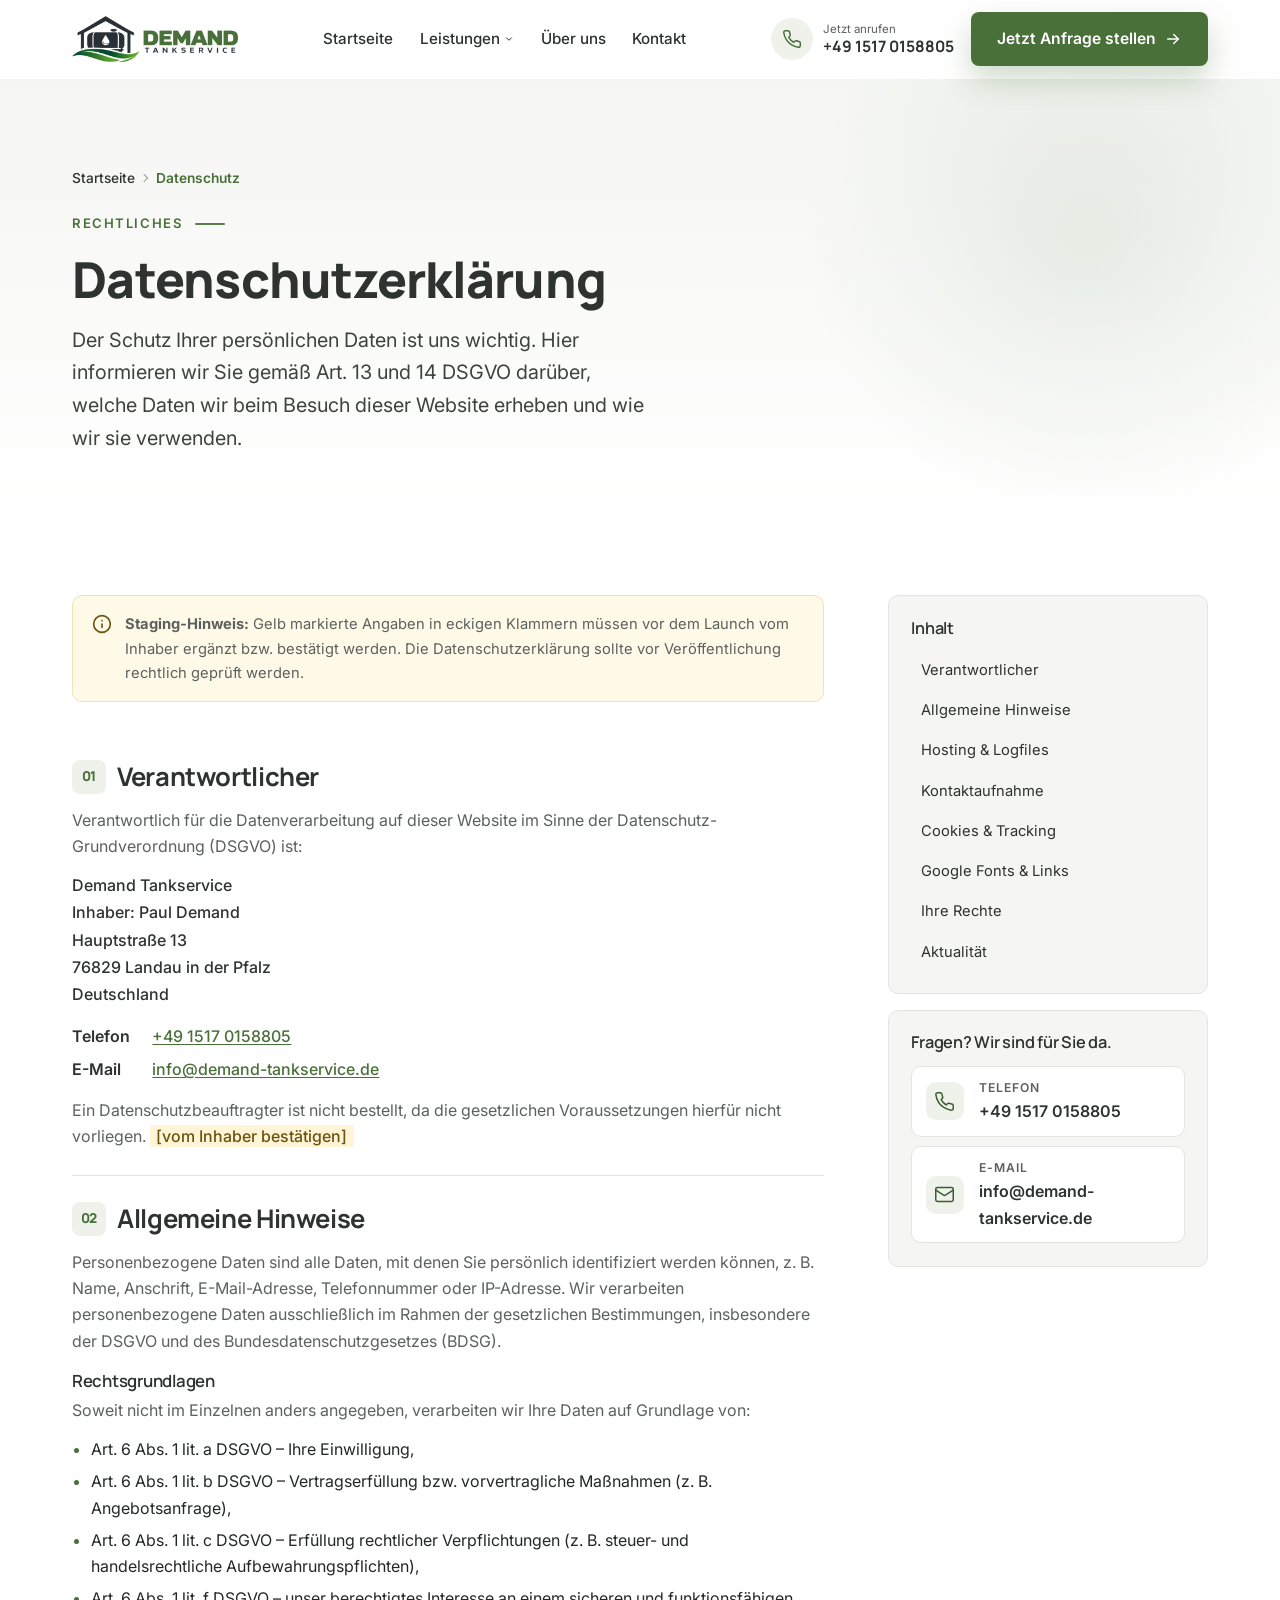
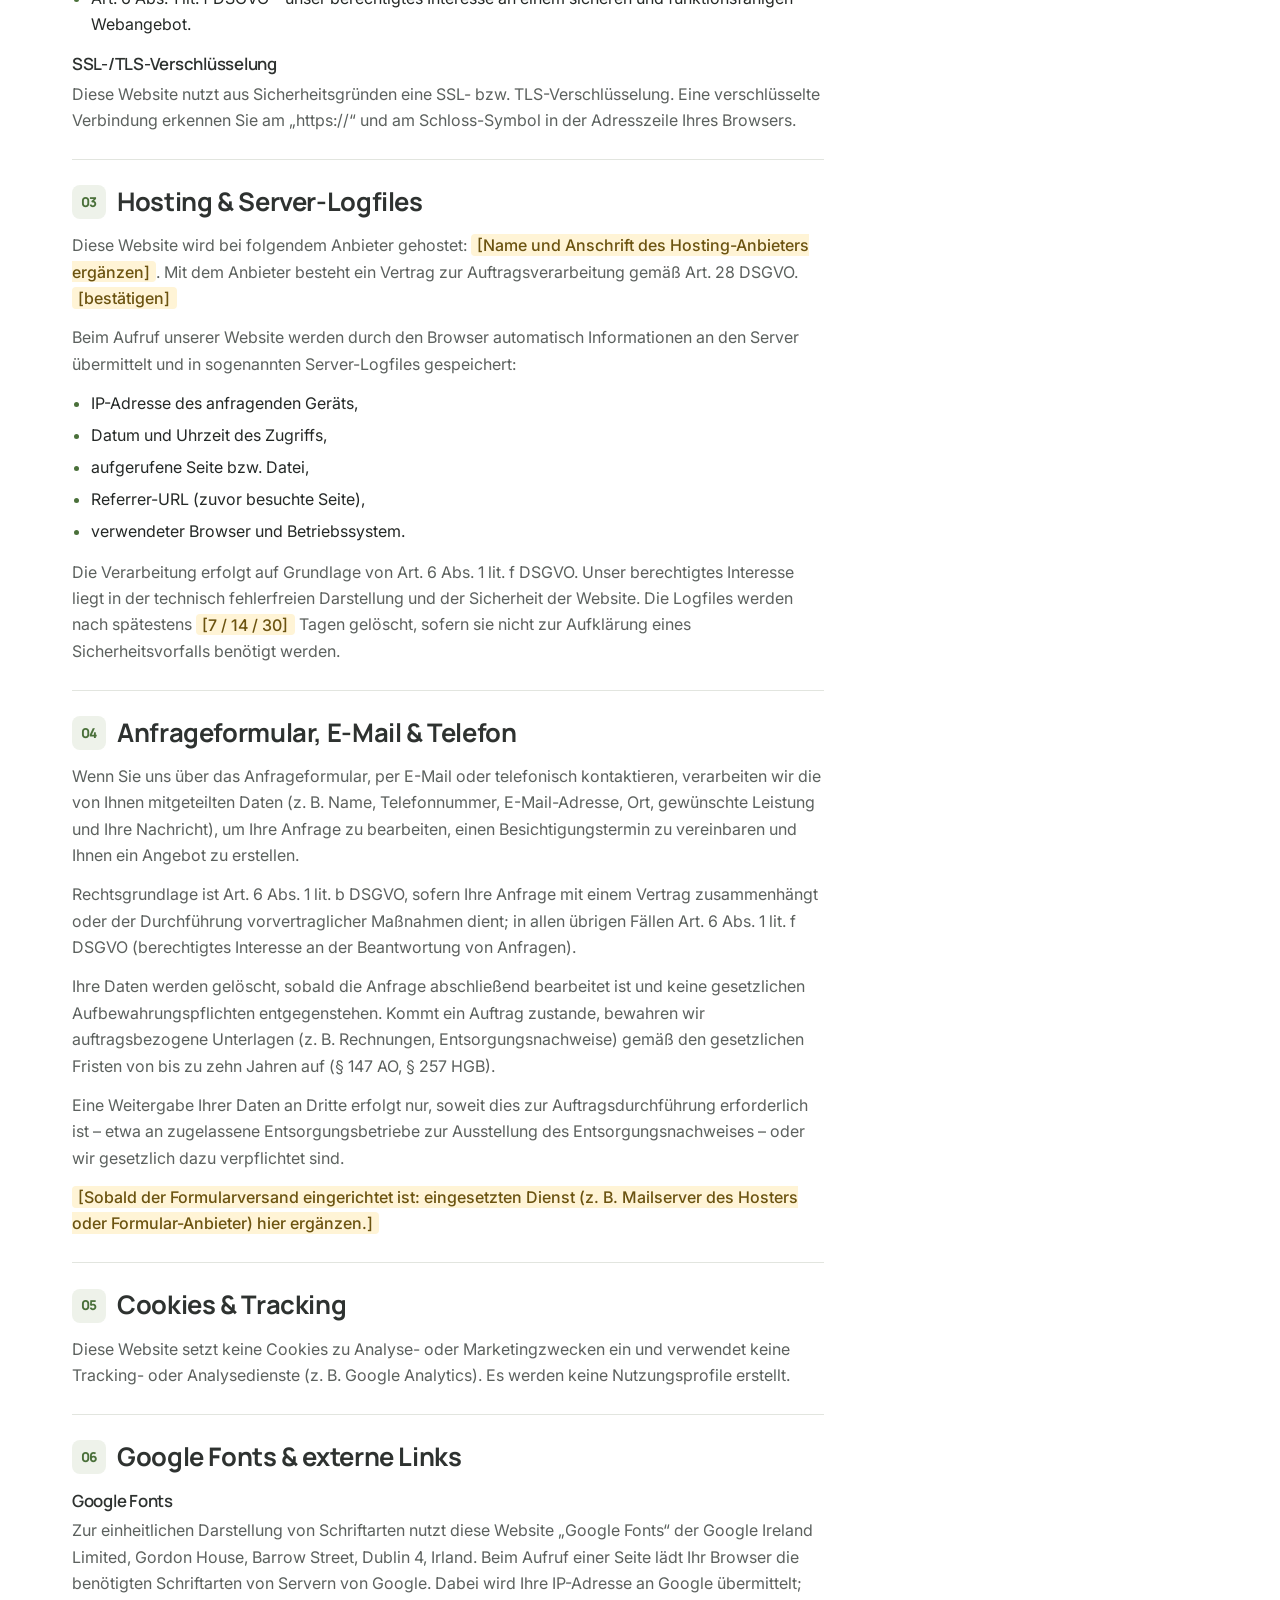
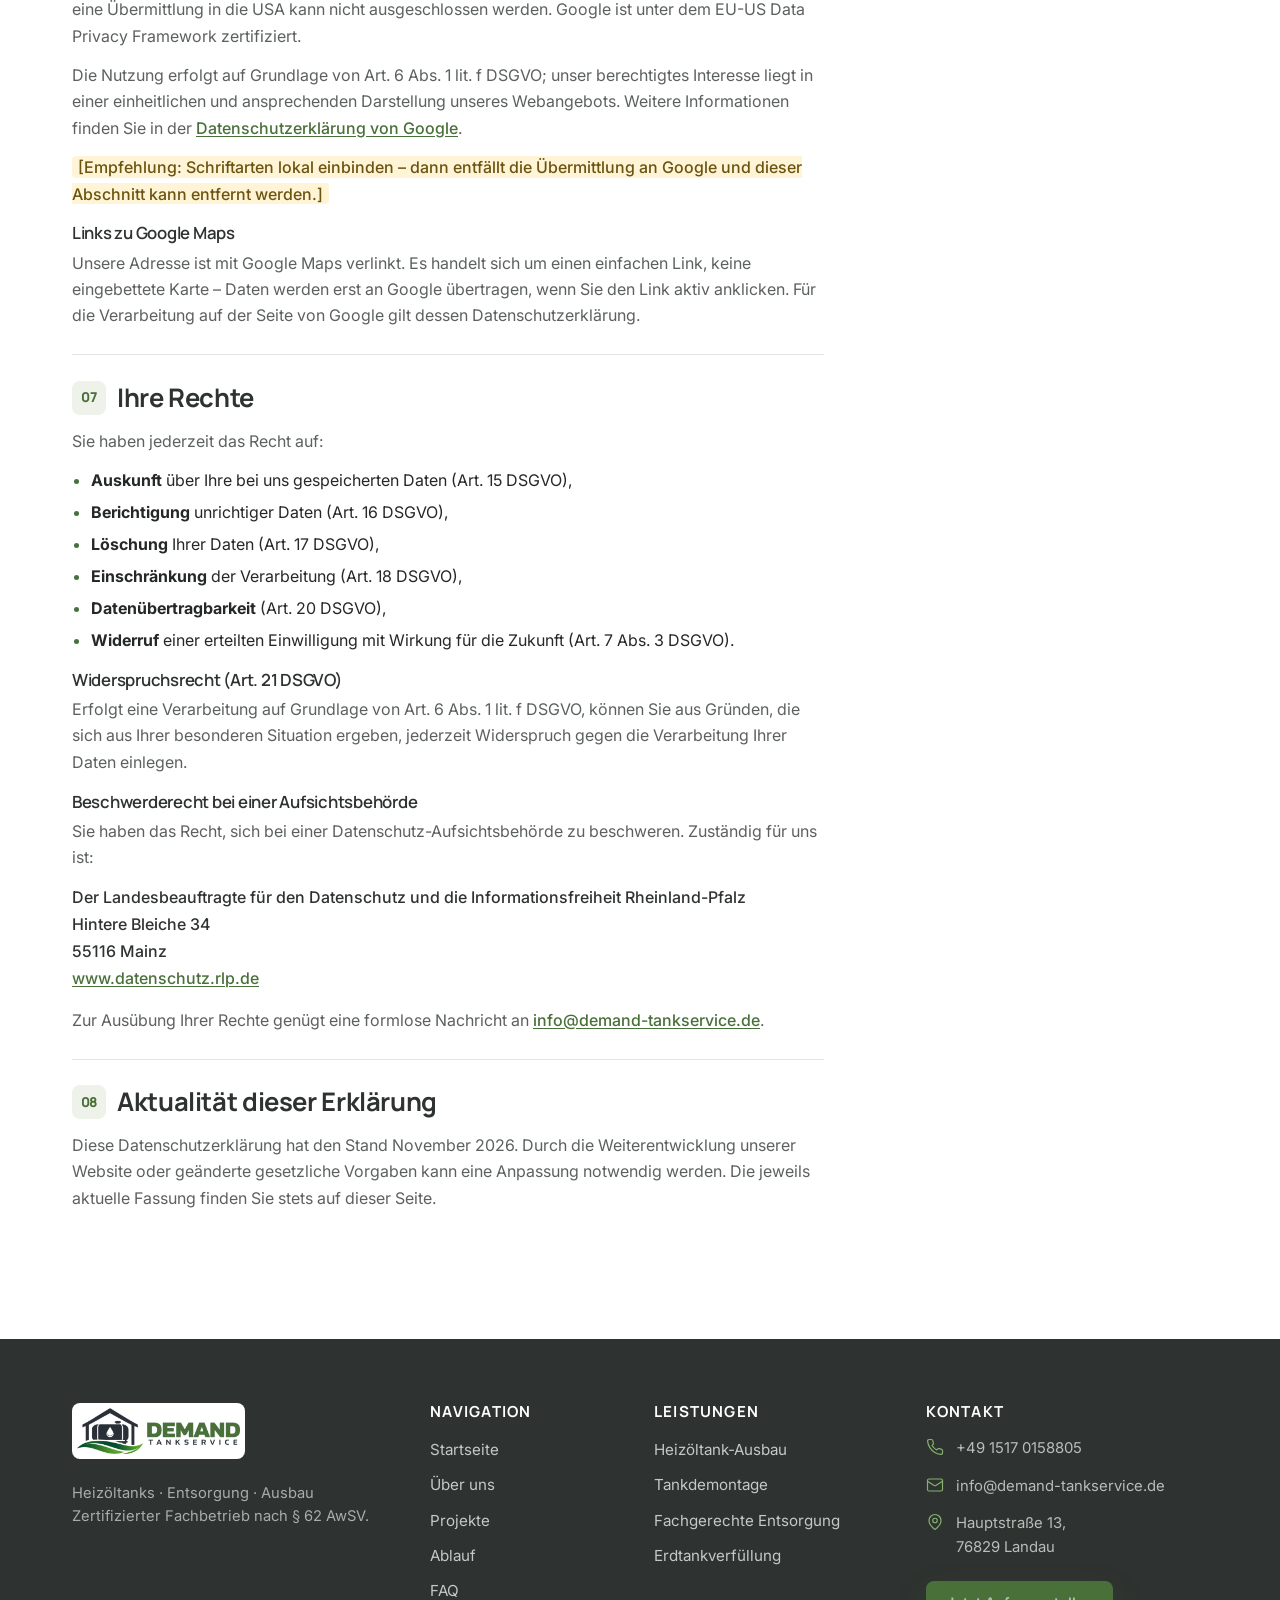
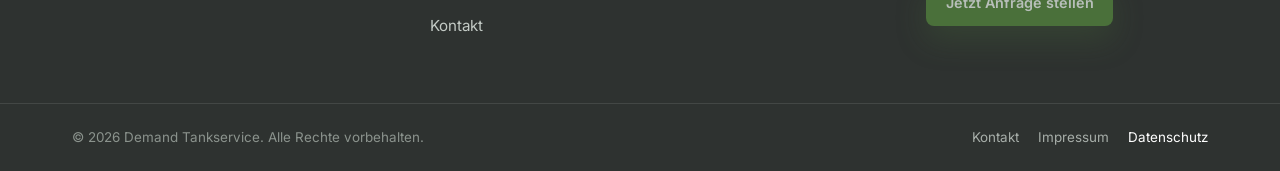
<file: datenschutz.html>
<!DOCTYPE html>
<html lang="de">
<head>
  <meta charset="UTF-8" />
  <meta name="viewport" content="width=device-width, initial-scale=1.0" />
  <title>Datenschutzerklärung | Demand Tankservice</title>
  <meta name="description" content="Datenschutzerklärung von Demand Tankservice – Informationen zur Verarbeitung personenbezogener Daten gemäß DSGVO." />
  <meta name="robots" content="noindex, follow" />
  <meta name="theme-color" content="#2E3230" />
  <link rel="icon" href="assets/favicon.png" type="image/png" />

  <meta property="og:type" content="website" />
  <meta property="og:title" content="Datenschutzerklärung | Demand Tankservice" />
  <meta property="og:description" content="Datenschutzerklärung von Demand Tankservice – Informationen zur Verarbeitung personenbezogener Daten gemäß DSGVO." />
  <meta property="og:locale" content="de_DE" />

  <link rel="preconnect" href="https://fonts.googleapis.com" />
  <link rel="preconnect" href="https://fonts.gstatic.com" crossorigin />
  <link href="https://fonts.googleapis.com/css2?family=Inter:wght@400;500;600&family=Manrope:wght@500;600;700;800&display=swap" rel="stylesheet" />
  <link rel="stylesheet" href="css/styles.css" />
</head>
<body>
  <a class="skip-link" href="#inhalt">Zum Inhalt springen</a>

  <div class="bg-fx" aria-hidden="true">
    <span class="bg-blob bg-blob-1"></span>
    <span class="bg-blob bg-blob-2"></span>
  </div>
  <!-- ============ HEADER ============ -->
  <header class="site-header" id="top">
    <div class="container header-inner">
      <a class="brand" href="index.html" aria-label="Demand Tankservice – Startseite">
        <img class="brand-mark" src="assets/logo-full.png" alt="Demand Tankservice" width="166" height="46" />
      </a>

      <nav class="main-nav" id="main-nav" aria-label="Hauptnavigation">
        <ul>
          <li><a href="index.html">Startseite</a></li>
          <li class="has-sub">
            <a href="index.html#leistungen">Leistungen<svg class="nav-caret" viewBox="0 0 24 24" fill="none" stroke="currentColor" stroke-width="2.4" stroke-linecap="round" stroke-linejoin="round" aria-hidden="true"><path d="m6 9 6 6 6-6"/></svg></a>
            <div class="sub-menu">
              <ul>
                <li><a href="heizoeltank-ausbau.html"><span class="sub-ic"><svg viewBox="0 0 24 24" fill="none" stroke="currentColor" stroke-width="1.7" stroke-linecap="round" stroke-linejoin="round" aria-hidden="true"><path d="M3 21h18"/><path d="M5 21V8a2 2 0 0 1 2-2h10a2 2 0 0 1 2 2v13"/><path d="M9 6V4h6v2"/><path d="M8 11h8M8 15h8"/></svg></span>Heizöltank-Ausbau</a></li>
                <li><a href="tankdemontage.html"><span class="sub-ic"><svg viewBox="0 0 24 24" fill="none" stroke="currentColor" stroke-width="1.7" stroke-linecap="round" stroke-linejoin="round" aria-hidden="true"><path d="M14.7 6.3a4 4 0 0 0-5.4 5.4L3 18v3h3l6.3-6.3a4 4 0 0 0 5.4-5.4l-2.3 2.3-2-2 2.3-2.3Z"/></svg></span>Tankdemontage</a></li>
                <li><a href="entsorgung.html"><span class="sub-ic"><svg viewBox="0 0 24 24" fill="none" stroke="currentColor" stroke-width="1.7" stroke-linecap="round" stroke-linejoin="round" aria-hidden="true"><path d="M21 8a9 9 0 1 0-1.5 5"/><path d="M21 4v4h-4"/><path d="m9 12 2 2 4-4"/></svg></span>Fachgerechte Entsorgung</a></li>
                <li><a href="erdtankverfuellung.html"><span class="sub-ic"><svg viewBox="0 0 24 24" fill="none" stroke="currentColor" stroke-width="1.7" stroke-linecap="round" stroke-linejoin="round" aria-hidden="true"><path d="M3 21h18"/><path d="M3 21V10l9-6 9 6v11"/><path d="M3 14h18M3 17.5h18"/></svg></span>Erdtankverfüllung</a></li>
                <li class="sub-all"><a href="index.html#leistungen">Alle Leistungen im Überblick <svg width="16" height="16" viewBox="0 0 24 24" fill="none" stroke="currentColor" stroke-width="2" stroke-linecap="round" stroke-linejoin="round" aria-hidden="true"><path d="M5 12h14"/><path d="m13 6 6 6-6 6"/></svg></a></li>
              </ul>
            </div>
          </li>
          <li><a href="index.html#ueber-uns">Über uns</a></li>
          <li><a href="kontakt.html">Kontakt</a></li>
        </ul>
      </nav>

      <div class="header-right">
        <a class="header-call" href="tel:+4915170158805">
          <span class="header-call-ic" aria-hidden="true"><svg viewBox="0 0 24 24" fill="none" stroke="currentColor" stroke-width="1.8" stroke-linecap="round" stroke-linejoin="round" aria-hidden="true"><path d="M22 16.92v3a2 2 0 0 1-2.18 2 19.8 19.8 0 0 1-8.63-3.07 19.5 19.5 0 0 1-6-6 19.8 19.8 0 0 1-3.07-8.67A2 2 0 0 1 4.11 2h3a2 2 0 0 1 2 1.72c.13.96.36 1.9.7 2.81a2 2 0 0 1-.45 2.11L8.09 9.91a16 16 0 0 0 6 6l1.27-1.27a2 2 0 0 1 2.11-.45c.9.34 1.85.57 2.81.7A2 2 0 0 1 22 16.92Z"/></svg></span>
          <span class="header-call-txt"><span class="header-call-label">Jetzt anrufen</span><span class="header-call-num">+49&nbsp;1517&nbsp;0158805</span></span>
        </a>
        <a class="btn btn-primary header-cta" href="kontakt.html">
          <span>Jetzt Anfrage stellen</span>
          <svg class="btn-arrow" viewBox="0 0 24 24" fill="none" stroke="currentColor" stroke-width="2" stroke-linecap="round" stroke-linejoin="round" aria-hidden="true"><path d="M5 12h14"/><path d="m13 6 6 6-6 6"/></svg>
        </a>
      </div>

      <button class="nav-toggle" id="nav-toggle" aria-label="Menü öffnen" aria-expanded="false" aria-controls="mobile-nav">
        <span></span><span></span><span></span>
      </button>
    </div>

    <nav class="mobile-nav" id="mobile-nav" aria-label="Mobile Navigation" hidden>
      <ul>
        <li><a href="index.html">Startseite</a></li>
        <li><a href="index.html#leistungen">Leistungen</a></li>
        <li><ul class="mobile-sub">
          <li><a href="heizoeltank-ausbau.html">Heizöltank-Ausbau</a></li>
          <li><a href="tankdemontage.html">Tankdemontage</a></li>
          <li><a href="entsorgung.html">Fachgerechte Entsorgung</a></li>
          <li><a href="erdtankverfuellung.html">Erdtankverfüllung</a></li>
        </ul></li>
        <li><a href="index.html#ueber-uns">Über uns</a></li>
        <li><a href="index.html#projekte">Projekte</a></li>
        <li><a href="index.html#ablauf">Ablauf</a></li>
        <li><a href="index.html#faq">FAQ</a></li>
        <li><a href="kontakt.html">Kontakt</a></li>
      </ul>
      <a class="btn btn-primary btn-block" href="kontakt.html">Jetzt Anfrage stellen</a>
    </nav>
  </header>

  <main id="inhalt">
    <!-- ============ PAGE HERO ============ -->
    <section class="page-hero page-hero-plain" id="seitenkopf">
      <div class="container page-hero-inner">
        <div class="page-hero-copy">
          <nav class="breadcrumb" aria-label="Brotkrümelnavigation" data-hero="1"><ol><li><a href="index.html">Startseite</a></li><li><span aria-current="page">Datenschutz</span></li></ol></nav>
          <p class="eyebrow" data-hero="2">Rechtliches</p>
          <h1 data-hero="3">Datenschutzerklärung</h1>
          <p class="lead" data-hero="4">Der Schutz Ihrer persönlichen Daten ist uns wichtig. Hier informieren wir Sie gemäß Art. 13 und 14 DSGVO darüber, welche Daten wir beim Besuch dieser Website erheben und wie wir sie verwenden.</p>
        </div>
      </div>
    </section>

    <!-- ============ DATENSCHUTZ ============ -->
    <section class="section section-legal">
      <div class="container legal-grid">
        <article class="legal" data-reveal>
          <div class="staging-note" role="note">
            <svg viewBox="0 0 24 24" fill="none" stroke="currentColor" stroke-width="2" stroke-linecap="round" stroke-linejoin="round" aria-hidden="true"><circle cx="12" cy="12" r="10"/><path d="M12 16v-4M12 8h.01"/></svg>
            <p><strong>Staging-Hinweis:</strong> Gelb markierte Angaben in eckigen Klammern müssen vor dem Launch vom Inhaber ergänzt bzw. bestätigt werden. Die Datenschutzerklärung sollte vor Veröffentlichung rechtlich geprüft werden.</p>
          </div>

          <div class="legal-block" id="verantwortlicher">
            <h2><span class="legal-num">01</span>Verantwortlicher</h2>
            <p>Verantwortlich für die Datenverarbeitung auf dieser Website im Sinne der Datenschutz-Grundverordnung (DSGVO) ist:</p>
            <address>
              Demand Tankservice<br />
              Inhaber: Paul Demand<br />
              Hauptstraße 13<br />
              76829 Landau in der Pfalz<br />
              Deutschland
            </address>
            <dl class="legal-dl-spaced">
              <dt>Telefon</dt><dd><a href="tel:+4915170158805">+49&nbsp;1517&nbsp;0158805</a></dd>
              <dt>E-Mail</dt><dd><a href="mailto:info@demand-tankservice.de">info@demand-tankservice.de</a></dd>
            </dl>
            <p class="legal-spaced">Ein Datenschutzbeauftragter ist nicht bestellt, da die gesetzlichen Voraussetzungen hierfür nicht vorliegen. <mark class="todo">[vom Inhaber bestätigen]</mark></p>
          </div>

          <div class="legal-block" id="allgemeines">
            <h2><span class="legal-num">02</span>Allgemeine Hinweise</h2>
            <p>Personenbezogene Daten sind alle Daten, mit denen Sie persönlich identifiziert werden können, z.&nbsp;B. Name, Anschrift, E-Mail-Adresse, Telefonnummer oder IP-Adresse. Wir verarbeiten personenbezogene Daten ausschließlich im Rahmen der gesetzlichen Bestimmungen, insbesondere der DSGVO und des Bundesdatenschutzgesetzes (BDSG).</p>
            <h3>Rechtsgrundlagen</h3>
            <p>Soweit nicht im Einzelnen anders angegeben, verarbeiten wir Ihre Daten auf Grundlage von:</p>
            <ul class="legal-list">
              <li>Art. 6 Abs. 1 lit. a DSGVO – Ihre Einwilligung,</li>
              <li>Art. 6 Abs. 1 lit. b DSGVO – Vertragserfüllung bzw. vorvertragliche Maßnahmen (z.&nbsp;B. Angebotsanfrage),</li>
              <li>Art. 6 Abs. 1 lit. c DSGVO – Erfüllung rechtlicher Verpflichtungen (z.&nbsp;B. steuer- und handelsrechtliche Aufbewahrungspflichten),</li>
              <li>Art. 6 Abs. 1 lit. f DSGVO – unser berechtigtes Interesse an einem sicheren und funktionsfähigen Webangebot.</li>
            </ul>
            <h3>SSL-/TLS-Verschlüsselung</h3>
            <p>Diese Website nutzt aus Sicherheitsgründen eine SSL- bzw. TLS-Verschlüsselung. Eine verschlüsselte Verbindung erkennen Sie am „https://“ und am Schloss-Symbol in der Adresszeile Ihres Browsers.</p>
          </div>

          <div class="legal-block" id="hosting">
            <h2><span class="legal-num">03</span>Hosting &amp; Server-Logfiles</h2>
            <p>Diese Website wird bei folgendem Anbieter gehostet: <mark class="todo">[Name und Anschrift des Hosting-Anbieters ergänzen]</mark>. Mit dem Anbieter besteht ein Vertrag zur Auftragsverarbeitung gemäß Art. 28 DSGVO. <mark class="todo">[bestätigen]</mark></p>
            <p>Beim Aufruf unserer Website werden durch den Browser automatisch Informationen an den Server übermittelt und in sogenannten Server-Logfiles gespeichert:</p>
            <ul class="legal-list">
              <li>IP-Adresse des anfragenden Geräts,</li>
              <li>Datum und Uhrzeit des Zugriffs,</li>
              <li>aufgerufene Seite bzw. Datei,</li>
              <li>Referrer-URL (zuvor besuchte Seite),</li>
              <li>verwendeter Browser und Betriebssystem.</li>
            </ul>
            <p>Die Verarbeitung erfolgt auf Grundlage von Art. 6 Abs. 1 lit. f DSGVO. Unser berechtigtes Interesse liegt in der technisch fehlerfreien Darstellung und der Sicherheit der Website. Die Logfiles werden nach spätestens <mark class="todo">[7 / 14 / 30]</mark> Tagen gelöscht, sofern sie nicht zur Aufklärung eines Sicherheitsvorfalls benötigt werden.</p>
          </div>

          <div class="legal-block" id="kontaktaufnahme">
            <h2><span class="legal-num">04</span>Anfrageformular, E-Mail &amp; Telefon</h2>
            <p>Wenn Sie uns über das Anfrageformular, per E-Mail oder telefonisch kontaktieren, verarbeiten wir die von Ihnen mitgeteilten Daten (z.&nbsp;B. Name, Telefonnummer, E-Mail-Adresse, Ort, gewünschte Leistung und Ihre Nachricht), um Ihre Anfrage zu bearbeiten, einen Besichtigungstermin zu vereinbaren und Ihnen ein Angebot zu erstellen.</p>
            <p>Rechtsgrundlage ist Art. 6 Abs. 1 lit. b DSGVO, sofern Ihre Anfrage mit einem Vertrag zusammenhängt oder der Durchführung vorvertraglicher Maßnahmen dient; in allen übrigen Fällen Art. 6 Abs. 1 lit. f DSGVO (berechtigtes Interesse an der Beantwortung von Anfragen).</p>
            <p>Ihre Daten werden gelöscht, sobald die Anfrage abschließend bearbeitet ist und keine gesetzlichen Aufbewahrungspflichten entgegenstehen. Kommt ein Auftrag zustande, bewahren wir auftragsbezogene Unterlagen (z.&nbsp;B. Rechnungen, Entsorgungsnachweise) gemäß den gesetzlichen Fristen von bis zu zehn Jahren auf (§ 147 AO, § 257 HGB).</p>
            <p>Eine Weitergabe Ihrer Daten an Dritte erfolgt nur, soweit dies zur Auftragsdurchführung erforderlich ist – etwa an zugelassene Entsorgungsbetriebe zur Ausstellung des Entsorgungsnachweises – oder wir gesetzlich dazu verpflichtet sind.</p>
            <p><mark class="todo">[Sobald der Formularversand eingerichtet ist: eingesetzten Dienst (z.&nbsp;B. Mailserver des Hosters oder Formular-Anbieter) hier ergänzen.]</mark></p>
          </div>

          <div class="legal-block" id="cookies">
            <h2><span class="legal-num">05</span>Cookies &amp; Tracking</h2>
            <p>Diese Website setzt keine Cookies zu Analyse- oder Marketingzwecken ein und verwendet keine Tracking- oder Analysedienste (z.&nbsp;B. Google Analytics). Es werden keine Nutzungsprofile erstellt.</p>
          </div>

          <div class="legal-block" id="google-fonts">
            <h2><span class="legal-num">06</span>Google Fonts &amp; externe Links</h2>
            <h3>Google Fonts</h3>
            <p>Zur einheitlichen Darstellung von Schriftarten nutzt diese Website „Google Fonts“ der Google Ireland Limited, Gordon House, Barrow Street, Dublin 4, Irland. Beim Aufruf einer Seite lädt Ihr Browser die benötigten Schriftarten von Servern von Google. Dabei wird Ihre IP-Adresse an Google übermittelt; eine Übermittlung in die USA kann nicht ausgeschlossen werden. Google ist unter dem EU-US Data Privacy Framework zertifiziert.</p>
            <p>Die Nutzung erfolgt auf Grundlage von Art. 6 Abs. 1 lit. f DSGVO; unser berechtigtes Interesse liegt in einer einheitlichen und ansprechenden Darstellung unseres Webangebots. Weitere Informationen finden Sie in der <a href="https://policies.google.com/privacy" target="_blank" rel="noopener">Datenschutzerklärung von Google</a>.</p>
            <p><mark class="todo">[Empfehlung: Schriftarten lokal einbinden – dann entfällt die Übermittlung an Google und dieser Abschnitt kann entfernt werden.]</mark></p>
            <h3>Links zu Google Maps</h3>
            <p>Unsere Adresse ist mit Google Maps verlinkt. Es handelt sich um einen einfachen Link, keine eingebettete Karte – Daten werden erst an Google übertragen, wenn Sie den Link aktiv anklicken. Für die Verarbeitung auf der Seite von Google gilt dessen Datenschutzerklärung.</p>
          </div>

          <div class="legal-block" id="rechte">
            <h2><span class="legal-num">07</span>Ihre Rechte</h2>
            <p>Sie haben jederzeit das Recht auf:</p>
            <ul class="legal-list">
              <li><strong>Auskunft</strong> über Ihre bei uns gespeicherten Daten (Art. 15 DSGVO),</li>
              <li><strong>Berichtigung</strong> unrichtiger Daten (Art. 16 DSGVO),</li>
              <li><strong>Löschung</strong> Ihrer Daten (Art. 17 DSGVO),</li>
              <li><strong>Einschränkung</strong> der Verarbeitung (Art. 18 DSGVO),</li>
              <li><strong>Datenübertragbarkeit</strong> (Art. 20 DSGVO),</li>
              <li><strong>Widerruf</strong> einer erteilten Einwilligung mit Wirkung für die Zukunft (Art. 7 Abs. 3 DSGVO).</li>
            </ul>
            <h3>Widerspruchsrecht (Art. 21 DSGVO)</h3>
            <p>Erfolgt eine Verarbeitung auf Grundlage von Art. 6 Abs. 1 lit. f DSGVO, können Sie aus Gründen, die sich aus Ihrer besonderen Situation ergeben, jederzeit Widerspruch gegen die Verarbeitung Ihrer Daten einlegen.</p>
            <h3>Beschwerderecht bei einer Aufsichtsbehörde</h3>
            <p>Sie haben das Recht, sich bei einer Datenschutz-Aufsichtsbehörde zu beschweren. Zuständig für uns ist:</p>
            <address>Der Landesbeauftragte für den Datenschutz und die Informationsfreiheit Rheinland-Pfalz<br />Hintere Bleiche 34<br />55116 Mainz<br /><a href="https://www.datenschutz.rlp.de" target="_blank" rel="noopener">www.datenschutz.rlp.de</a></address>
            <p class="legal-spaced">Zur Ausübung Ihrer Rechte genügt eine formlose Nachricht an <a href="mailto:info@demand-tankservice.de">info@demand-tankservice.de</a>.</p>
          </div>

          <div class="legal-block" id="aktualitaet">
            <h2><span class="legal-num">08</span>Aktualität dieser Erklärung</h2>
            <p>Diese Datenschutzerklärung hat den Stand November 2026. Durch die Weiterentwicklung unserer Website oder geänderte gesetzliche Vorgaben kann eine Anpassung notwendig werden. Die jeweils aktuelle Fassung finden Sie stets auf dieser Seite.</p>
          </div>
        </article>

        <aside class="legal-aside" data-reveal>
          <div class="legal-card">
            <h3>Inhalt</h3>
            <nav class="legal-toc" aria-label="Inhalt der Datenschutzerklärung">
              <a href="#verantwortlicher">Verantwortlicher</a>
              <a href="#allgemeines">Allgemeine Hinweise</a>
              <a href="#hosting">Hosting &amp; Logfiles</a>
              <a href="#kontaktaufnahme">Kontaktaufnahme</a>
              <a href="#cookies">Cookies &amp; Tracking</a>
              <a href="#google-fonts">Google Fonts &amp; Links</a>
              <a href="#rechte">Ihre Rechte</a>
              <a href="#aktualitaet">Aktualität</a>
            </nav>
          </div>
          <div class="legal-card">
            <h3>Fragen? Wir sind für Sie da.</h3>
            <ul class="contact-cards">
              <li class="contact-c">
                <span class="contact-c-icon" aria-hidden="true"><svg viewBox="0 0 24 24" fill="none" stroke="currentColor" stroke-width="1.7" stroke-linecap="round" stroke-linejoin="round" aria-hidden="true"><path d="M22 16.92v3a2 2 0 0 1-2.18 2 19.8 19.8 0 0 1-8.63-3.07 19.5 19.5 0 0 1-6-6 19.8 19.8 0 0 1-3.07-8.67A2 2 0 0 1 4.11 2h3a2 2 0 0 1 2 1.72c.13.96.36 1.9.7 2.81a2 2 0 0 1-.45 2.11L8.09 9.91a16 16 0 0 0 6 6l1.27-1.27a2 2 0 0 1 2.11-.45c.9.34 1.85.57 2.81.7A2 2 0 0 1 22 16.92Z"/></svg></span>
                <span class="contact-c-body"><span class="contact-c-label">Telefon</span><a class="contact-c-value" href="tel:+4915170158805">+49&nbsp;1517&nbsp;0158805</a></span>
              </li>
              <li class="contact-c">
                <span class="contact-c-icon" aria-hidden="true"><svg viewBox="0 0 24 24" fill="none" stroke="currentColor" stroke-width="1.7" stroke-linecap="round" stroke-linejoin="round" aria-hidden="true"><rect x="2" y="4" width="20" height="16" rx="2"/><path d="m22 7-8.97 5.7a1.94 1.94 0 0 1-2.06 0L2 7"/></svg></span>
                <span class="contact-c-body"><span class="contact-c-label">E-Mail</span><a class="contact-c-value" href="mailto:info@demand-tankservice.de">info@demand-tankservice.de</a></span>
              </li>
            </ul>
          </div>
        </aside>
      </div>
    </section>
  </main>

  <!-- ============ FOOTER ============ -->
  <footer class="site-footer">
    <div class="container footer-inner">
      <div class="footer-brand">
        <a class="brand brand-footer" href="index.html" aria-label="Demand Tankservice – Startseite">
          <img class="brand-mark" src="assets/logo-full.png" alt="Demand Tankservice" width="173" height="48" />
        </a>
        <p class="footer-tagline">Heizöltanks · Entsorgung · Ausbau<br />Zertifizierter Fachbetrieb nach § 62 AwSV.</p>
      </div>

      <nav class="footer-nav" aria-label="Footer-Navigation">
        <h4>Navigation</h4>
        <ul>
          <li><a href="index.html">Startseite</a></li>
          <li><a href="index.html#ueber-uns">Über uns</a></li>
          <li><a href="index.html#projekte">Projekte</a></li>
          <li><a href="index.html#ablauf">Ablauf</a></li>
          <li><a href="index.html#faq">FAQ</a></li>
          <li><a href="kontakt.html">Kontakt</a></li>
        </ul>
      </nav>

      <nav class="footer-nav" aria-label="Leistungen">
        <h4>Leistungen</h4>
        <ul>
          <li><a href="heizoeltank-ausbau.html">Heizöltank-Ausbau</a></li>
          <li><a href="tankdemontage.html">Tankdemontage</a></li>
          <li><a href="entsorgung.html">Fachgerechte Entsorgung</a></li>
          <li><a href="erdtankverfuellung.html">Erdtankverfüllung</a></li>
        </ul>
      </nav>

      <div class="footer-contact">
        <h4>Kontakt</h4>
        <ul>
          <li><svg viewBox="0 0 24 24" fill="none" stroke="currentColor" stroke-width="1.6" stroke-linecap="round" stroke-linejoin="round" aria-hidden="true"><path d="M22 16.92v3a2 2 0 0 1-2.18 2 19.8 19.8 0 0 1-8.63-3.07 19.5 19.5 0 0 1-6-6 19.8 19.8 0 0 1-3.07-8.67A2 2 0 0 1 4.11 2h3a2 2 0 0 1 2 1.72c.13.96.36 1.9.7 2.81a2 2 0 0 1-.45 2.11L8.09 9.91a16 16 0 0 0 6 6l1.27-1.27a2 2 0 0 1 2.11-.45c.9.34 1.85.57 2.81.7A2 2 0 0 1 22 16.92Z"/></svg><a href="tel:+4915170158805">+49&nbsp;1517&nbsp;0158805</a></li>
          <li><svg viewBox="0 0 24 24" fill="none" stroke="currentColor" stroke-width="1.6" stroke-linecap="round" stroke-linejoin="round" aria-hidden="true"><rect x="2" y="4" width="20" height="16" rx="2"/><path d="m22 7-8.97 5.7a1.94 1.94 0 0 1-2.06 0L2 7"/></svg><a href="mailto:info@demand-tankservice.de">info@demand-tankservice.de</a></li>
          <li><svg viewBox="0 0 24 24" fill="none" stroke="currentColor" stroke-width="1.6" stroke-linecap="round" stroke-linejoin="round" aria-hidden="true"><path d="M20 10c0 6-8 12-8 12s-8-6-8-12a8 8 0 0 1 16 0Z"/><circle cx="12" cy="10" r="3"/></svg><span>Hauptstraße 13,<br />76829 Landau</span></li>
        </ul>
        <a class="btn btn-primary btn-sm" href="kontakt.html">Jetzt Anfrage stellen</a>
      </div>
    </div>

    <div class="footer-bottom">
      <div class="container footer-bottom-inner">
        <p>&copy; <span id="jahr">2026</span> Demand Tankservice. Alle Rechte vorbehalten.</p>
        <nav class="footer-legal" aria-label="Rechtliches">
          <a href="kontakt.html">Kontakt</a>
          <a href="impressum.html">Impressum</a>
          <a href="datenschutz.html" aria-current="page">Datenschutz</a>
        </nav>
      </div>
    </div>
  </footer>

  <script src="js/vendor/gsap.min.js" defer></script>
  <script src="js/vendor/ScrollTrigger.min.js" defer></script>
  <script src="js/vendor/lenis.min.js" defer></script>
  <script src="js/main.js" defer></script>
</body>
</html>
</file>
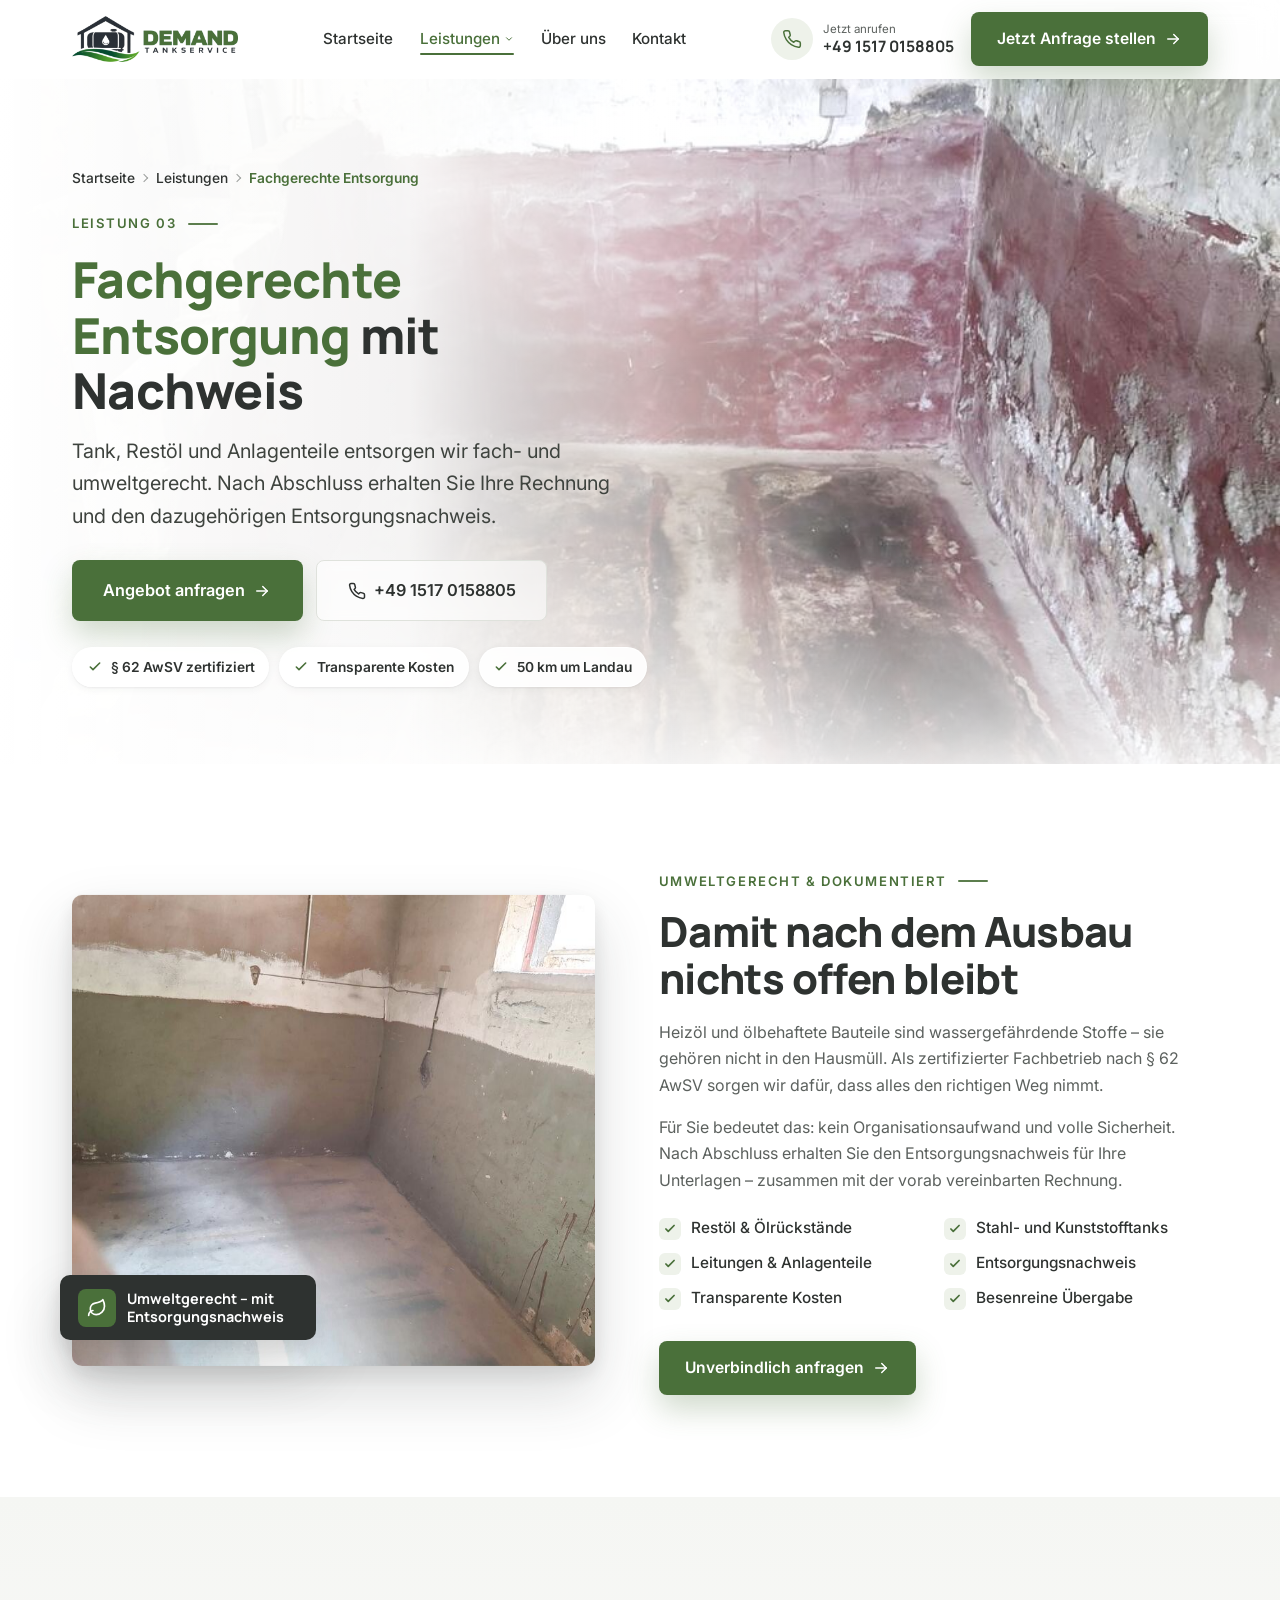
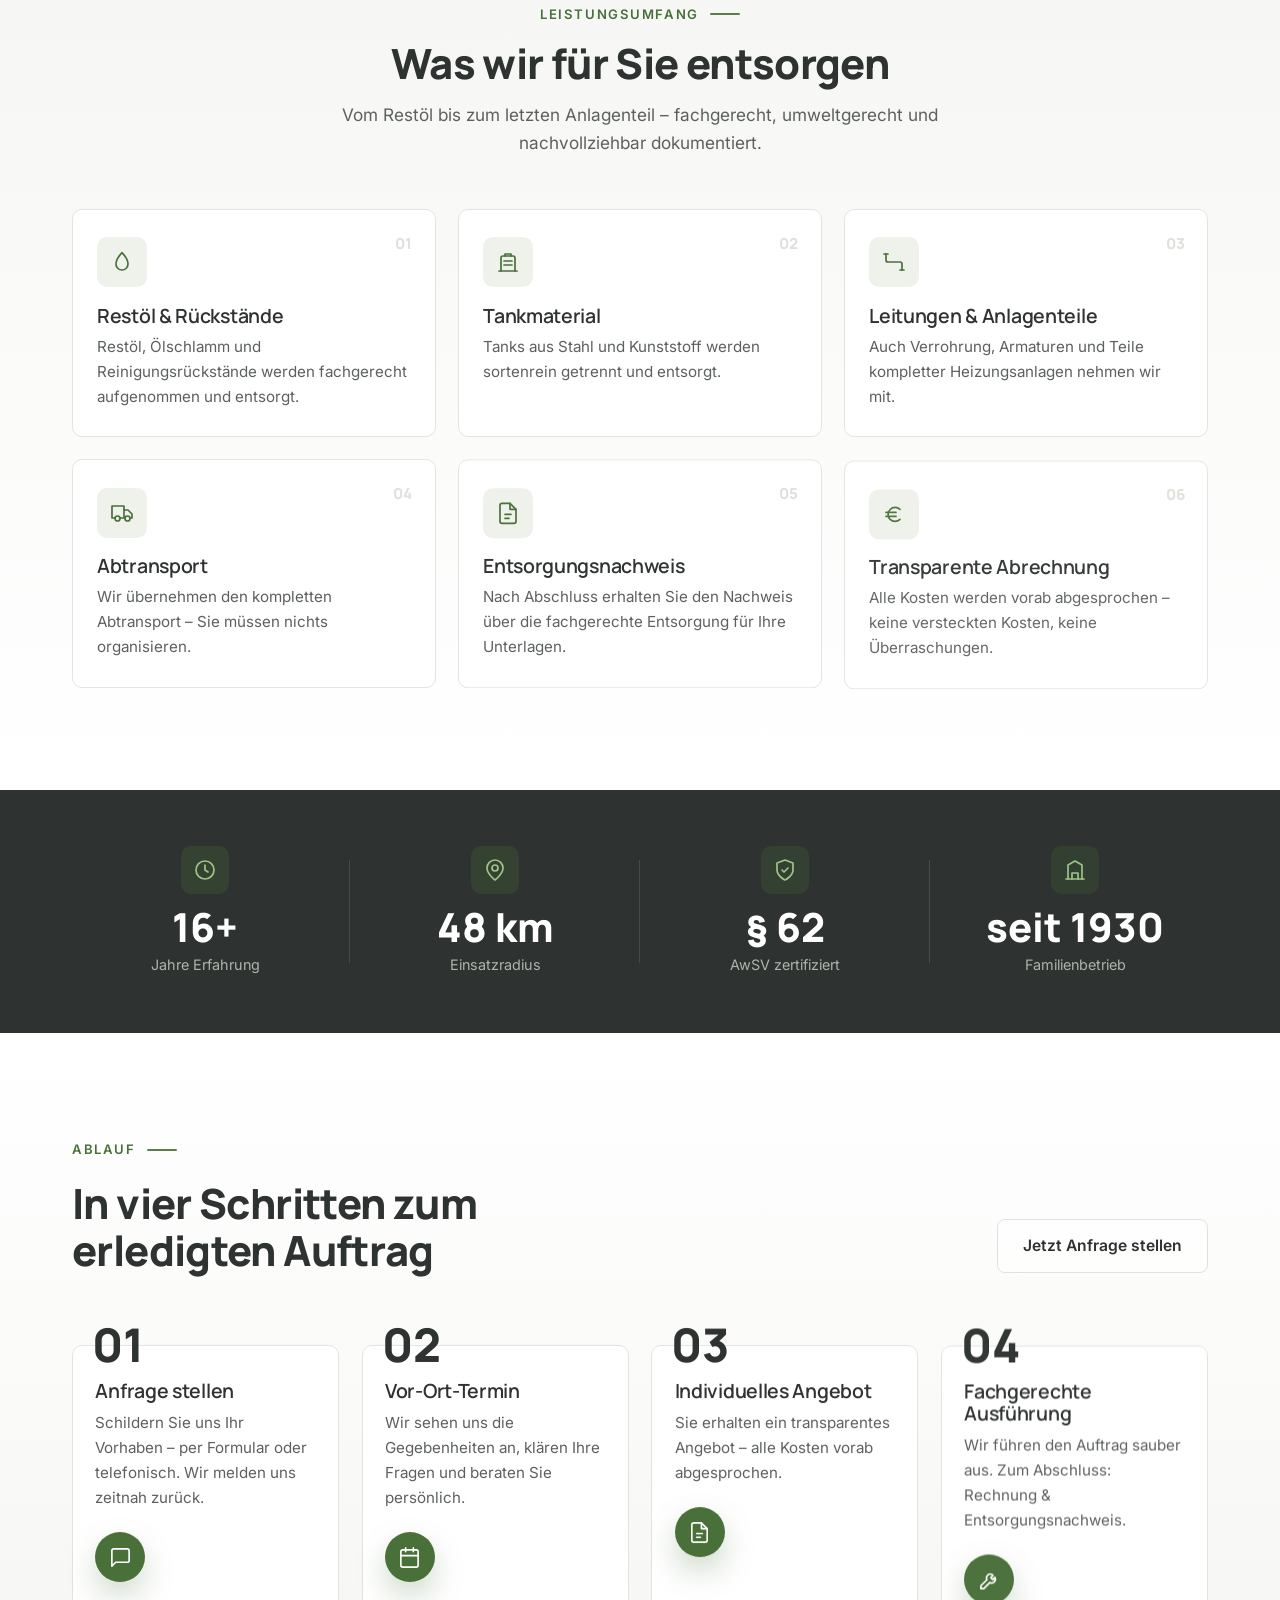
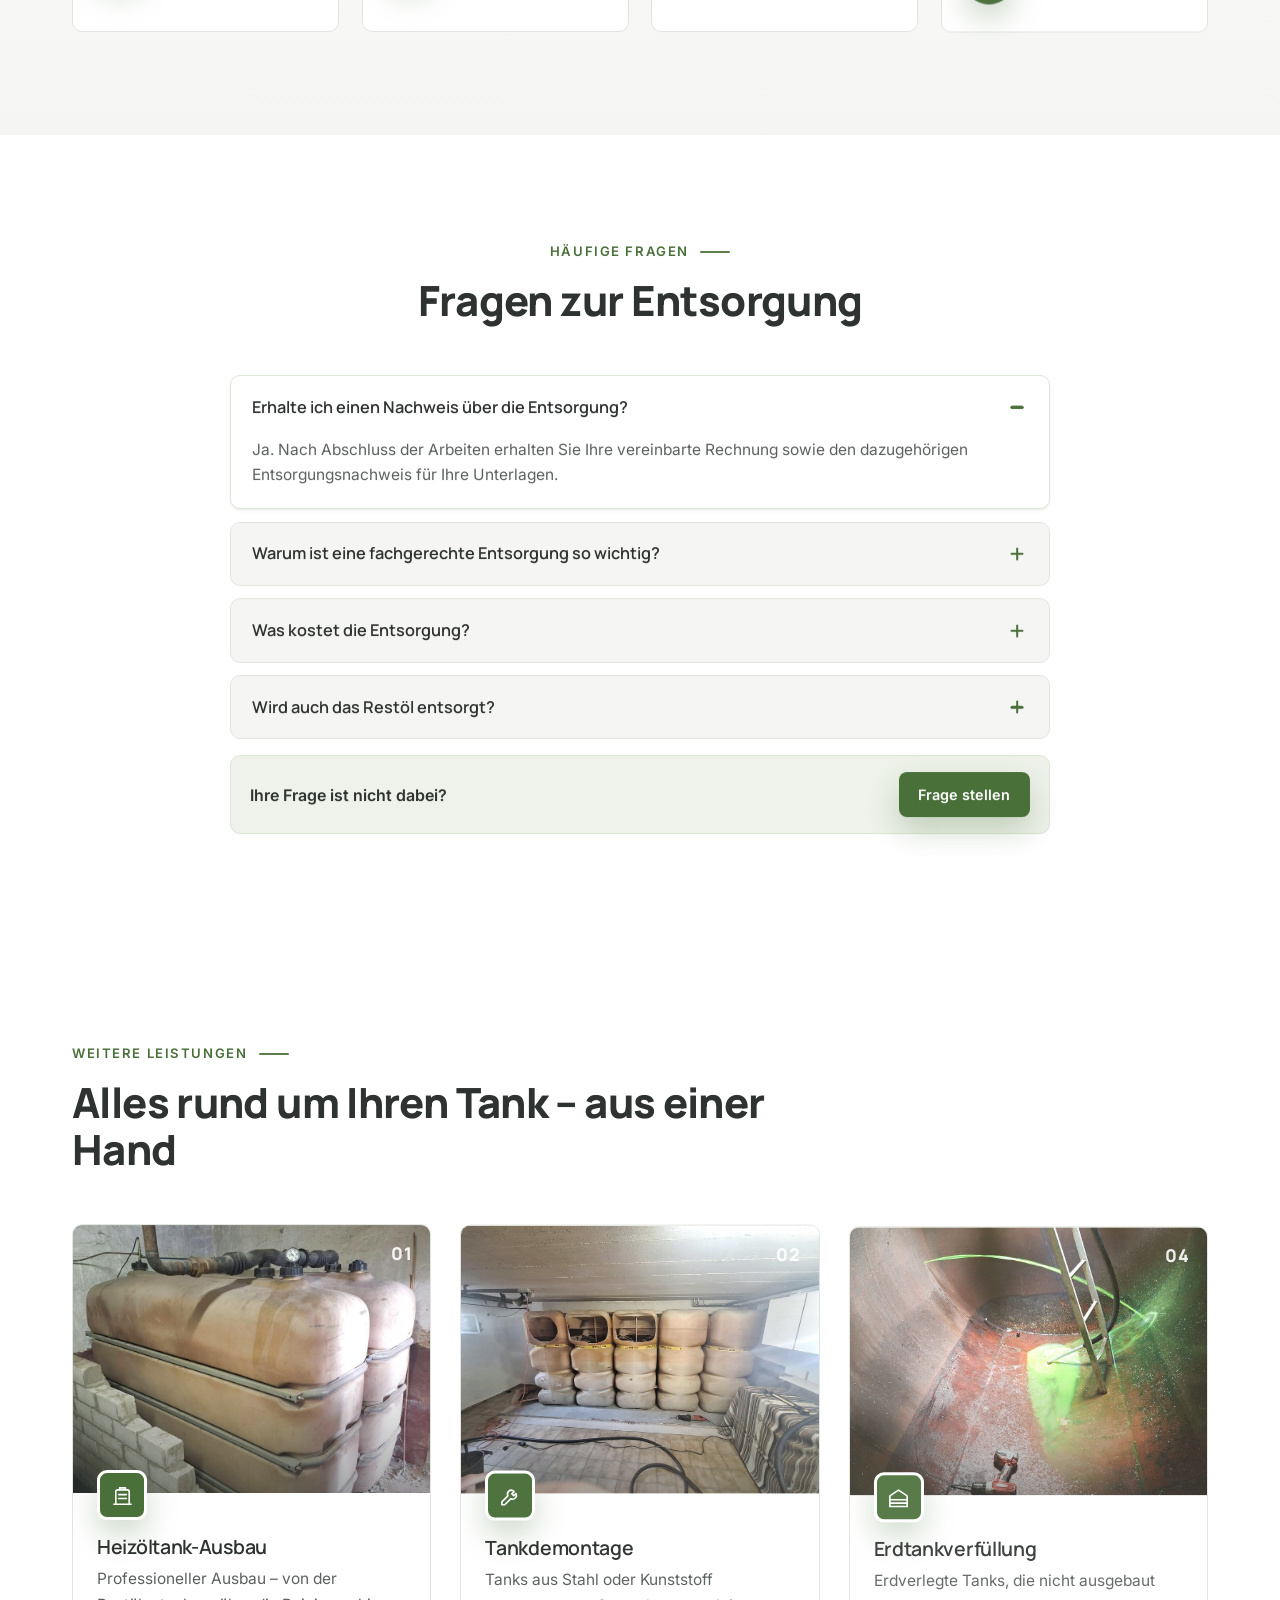
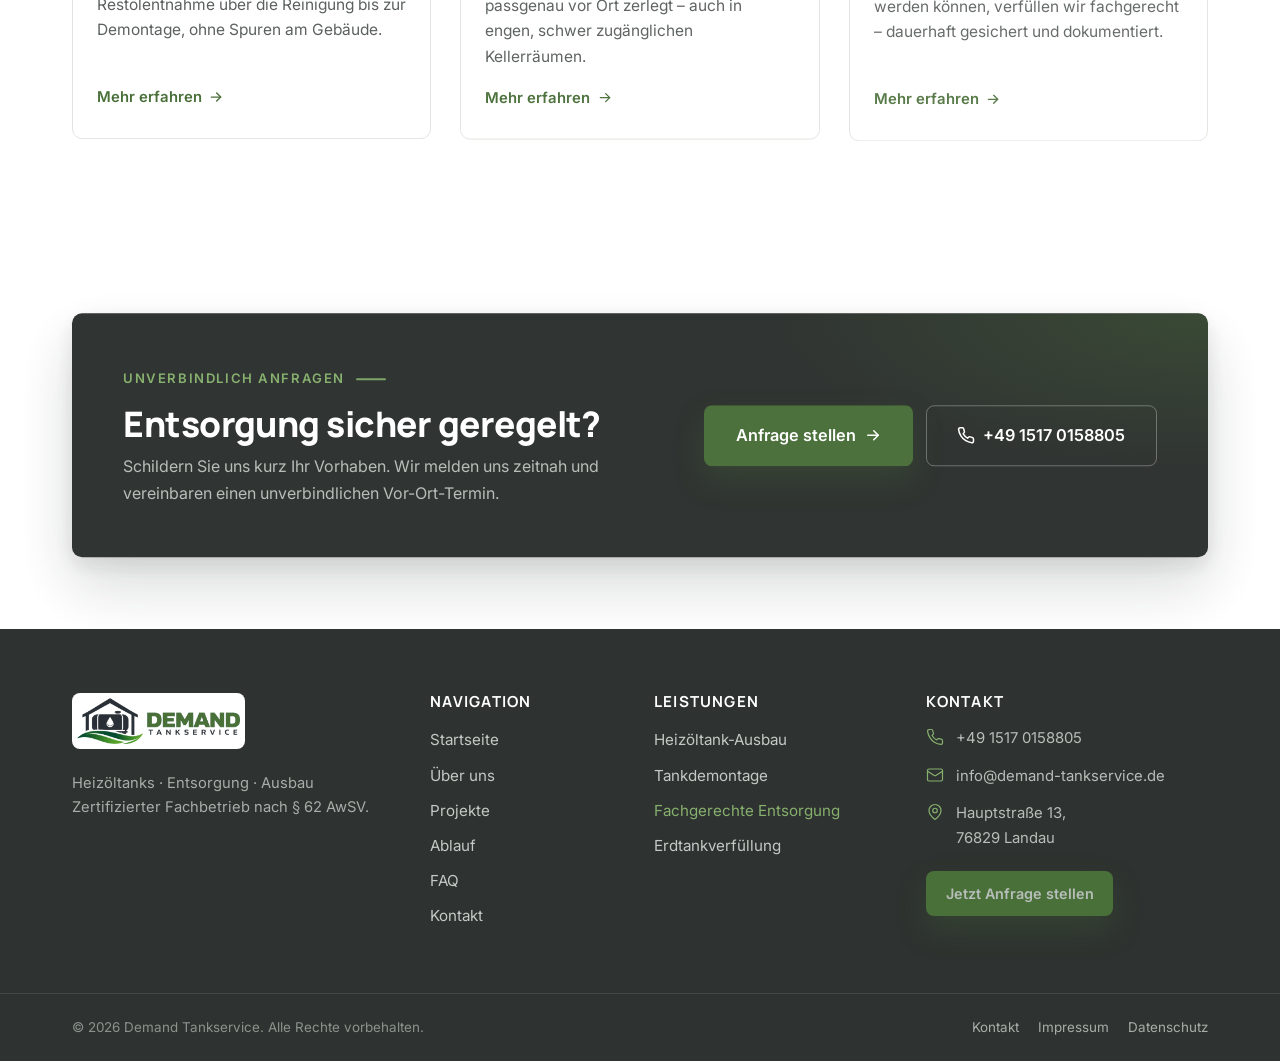
<file: entsorgung.html>
<!DOCTYPE html>
<html lang="de">
<head>
  <meta charset="UTF-8" />
  <meta name="viewport" content="width=device-width, initial-scale=1.0" />
  <title>Fachgerechte Entsorgung | Demand Tankservice</title>
  <meta name="description" content="Fach- und umweltgerechte Entsorgung von Heizöltanks, Restöl und Anlagenteilen – mit Entsorgungsnachweis. Zertifizierter Fachbetrieb nach § 62 AwSV im Raum Landau in der Pfalz." />
  <meta name="theme-color" content="#2E3230" />
  <link rel="icon" href="assets/favicon.png" type="image/png" />

  <meta property="og:type" content="website" />
  <meta property="og:title" content="Fachgerechte Entsorgung | Demand Tankservice" />
  <meta property="og:description" content="Fach- und umweltgerechte Entsorgung von Heizöltanks, Restöl und Anlagenteilen – mit Entsorgungsnachweis. Zertifizierter Fachbetrieb nach § 62 AwSV im Raum Landau in der Pfalz." />
  <meta property="og:locale" content="de_DE" />

  <link rel="preconnect" href="https://fonts.googleapis.com" />
  <link rel="preconnect" href="https://fonts.gstatic.com" crossorigin />
  <link href="https://fonts.googleapis.com/css2?family=Inter:wght@400;500;600&family=Manrope:wght@500;600;700;800&display=swap" rel="stylesheet" />
  <link rel="stylesheet" href="css/styles.css" />
</head>
<body>
  <a class="skip-link" href="#inhalt">Zum Inhalt springen</a>

  <div class="bg-fx" aria-hidden="true">
    <span class="bg-blob bg-blob-1"></span>
    <span class="bg-blob bg-blob-2"></span>
  </div>
  <!-- ============ HEADER ============ -->
  <header class="site-header" id="top">
    <div class="container header-inner">
      <a class="brand" href="index.html" aria-label="Demand Tankservice – Startseite">
        <img class="brand-mark" src="assets/logo-full.png" alt="Demand Tankservice" width="166" height="46" />
      </a>

      <nav class="main-nav" id="main-nav" aria-label="Hauptnavigation">
        <ul>
          <li><a href="index.html">Startseite</a></li>
          <li class="has-sub">
            <a href="index.html#leistungen" class="is-active" aria-current="page">Leistungen<svg class="nav-caret" viewBox="0 0 24 24" fill="none" stroke="currentColor" stroke-width="2.4" stroke-linecap="round" stroke-linejoin="round" aria-hidden="true"><path d="m6 9 6 6 6-6"/></svg></a>
            <div class="sub-menu">
              <ul>
                <li><a href="heizoeltank-ausbau.html"><span class="sub-ic"><svg viewBox="0 0 24 24" fill="none" stroke="currentColor" stroke-width="1.7" stroke-linecap="round" stroke-linejoin="round" aria-hidden="true"><path d="M3 21h18"/><path d="M5 21V8a2 2 0 0 1 2-2h10a2 2 0 0 1 2 2v13"/><path d="M9 6V4h6v2"/><path d="M8 11h8M8 15h8"/></svg></span>Heizöltank-Ausbau</a></li>
                <li><a href="tankdemontage.html"><span class="sub-ic"><svg viewBox="0 0 24 24" fill="none" stroke="currentColor" stroke-width="1.7" stroke-linecap="round" stroke-linejoin="round" aria-hidden="true"><path d="M14.7 6.3a4 4 0 0 0-5.4 5.4L3 18v3h3l6.3-6.3a4 4 0 0 0 5.4-5.4l-2.3 2.3-2-2 2.3-2.3Z"/></svg></span>Tankdemontage</a></li>
                <li><a href="entsorgung.html" aria-current="page"><span class="sub-ic"><svg viewBox="0 0 24 24" fill="none" stroke="currentColor" stroke-width="1.7" stroke-linecap="round" stroke-linejoin="round" aria-hidden="true"><path d="M21 8a9 9 0 1 0-1.5 5"/><path d="M21 4v4h-4"/><path d="m9 12 2 2 4-4"/></svg></span>Fachgerechte Entsorgung</a></li>
                <li><a href="erdtankverfuellung.html"><span class="sub-ic"><svg viewBox="0 0 24 24" fill="none" stroke="currentColor" stroke-width="1.7" stroke-linecap="round" stroke-linejoin="round" aria-hidden="true"><path d="M3 21h18"/><path d="M3 21V10l9-6 9 6v11"/><path d="M3 14h18M3 17.5h18"/></svg></span>Erdtankverfüllung</a></li>
                <li class="sub-all"><a href="index.html#leistungen">Alle Leistungen im Überblick <svg width="16" height="16" viewBox="0 0 24 24" fill="none" stroke="currentColor" stroke-width="2" stroke-linecap="round" stroke-linejoin="round" aria-hidden="true"><path d="M5 12h14"/><path d="m13 6 6 6-6 6"/></svg></a></li>
              </ul>
            </div>
          </li>
          <li><a href="index.html#ueber-uns">Über uns</a></li>
          <li><a href="kontakt.html">Kontakt</a></li>
        </ul>
      </nav>

      <div class="header-right">
        <a class="header-call" href="tel:+4915170158805">
          <span class="header-call-ic" aria-hidden="true"><svg viewBox="0 0 24 24" fill="none" stroke="currentColor" stroke-width="1.8" stroke-linecap="round" stroke-linejoin="round" aria-hidden="true"><path d="M22 16.92v3a2 2 0 0 1-2.18 2 19.8 19.8 0 0 1-8.63-3.07 19.5 19.5 0 0 1-6-6 19.8 19.8 0 0 1-3.07-8.67A2 2 0 0 1 4.11 2h3a2 2 0 0 1 2 1.72c.13.96.36 1.9.7 2.81a2 2 0 0 1-.45 2.11L8.09 9.91a16 16 0 0 0 6 6l1.27-1.27a2 2 0 0 1 2.11-.45c.9.34 1.85.57 2.81.7A2 2 0 0 1 22 16.92Z"/></svg></span>
          <span class="header-call-txt"><span class="header-call-label">Jetzt anrufen</span><span class="header-call-num">+49&nbsp;1517&nbsp;0158805</span></span>
        </a>
        <a class="btn btn-primary header-cta" href="kontakt.html">
          <span>Jetzt Anfrage stellen</span>
          <svg class="btn-arrow" viewBox="0 0 24 24" fill="none" stroke="currentColor" stroke-width="2" stroke-linecap="round" stroke-linejoin="round" aria-hidden="true"><path d="M5 12h14"/><path d="m13 6 6 6-6 6"/></svg>
        </a>
      </div>

      <button class="nav-toggle" id="nav-toggle" aria-label="Menü öffnen" aria-expanded="false" aria-controls="mobile-nav">
        <span></span><span></span><span></span>
      </button>
    </div>

    <nav class="mobile-nav" id="mobile-nav" aria-label="Mobile Navigation" hidden>
      <ul>
        <li><a href="index.html">Startseite</a></li>
        <li><a href="index.html#leistungen">Leistungen</a></li>
        <li><ul class="mobile-sub">
          <li><a href="heizoeltank-ausbau.html">Heizöltank-Ausbau</a></li>
          <li><a href="tankdemontage.html">Tankdemontage</a></li>
          <li><a href="entsorgung.html" aria-current="page">Fachgerechte Entsorgung</a></li>
          <li><a href="erdtankverfuellung.html">Erdtankverfüllung</a></li>
        </ul></li>
        <li><a href="index.html#ueber-uns">Über uns</a></li>
        <li><a href="index.html#projekte">Projekte</a></li>
        <li><a href="index.html#ablauf">Ablauf</a></li>
        <li><a href="index.html#faq">FAQ</a></li>
        <li><a href="kontakt.html">Kontakt</a></li>
      </ul>
      <a class="btn btn-primary btn-block" href="kontakt.html">Jetzt Anfrage stellen</a>
    </nav>
  </header>

  <main id="inhalt">
    <!-- ============ PAGE HERO ============ -->
    <section class="page-hero" id="seitenkopf">
      <img class="page-hero-img" src="assets/images/faq.jpg" alt="Geräumter und gereinigter Tankraum nach der fachgerechten Entsorgung" width="1000" height="1180" fetchpriority="high" style="object-position: center 60%;" />
      <div class="hero-scrim" aria-hidden="true"></div>
      <div class="container page-hero-inner">
        <div class="page-hero-copy">
          <nav class="breadcrumb" aria-label="Brotkrümelnavigation" data-hero="1"><ol><li><a href="index.html">Startseite</a></li><li><a href="index.html#leistungen">Leistungen</a></li><li><span aria-current="page">Fachgerechte Entsorgung</span></li></ol></nav>
          <p class="eyebrow" data-hero="2">Leistung 03</p>
          <h1 data-hero="3"><span class="grn">Fachgerechte Entsorgung</span> mit Nachweis</h1>
          <p class="lead" data-hero="4">Tank, Restöl und Anlagenteile entsorgen wir fach- und umweltgerecht. Nach Abschluss erhalten Sie Ihre Rechnung und den dazugehörigen Entsorgungsnachweis.</p>
          <div class="hero-actions" data-hero="4"><a class="btn btn-primary btn-lg" href="kontakt.html?leistung=entsorgung"><span>Angebot anfragen</span><svg class="btn-arrow" viewBox="0 0 24 24" fill="none" stroke="currentColor" stroke-width="2" stroke-linecap="round" stroke-linejoin="round" aria-hidden="true"><path d="M5 12h14"/><path d="m13 6 6 6-6 6"/></svg></a>
            <a class="btn btn-ghost btn-lg" href="tel:+4915170158805"><svg width="18" height="18" viewBox="0 0 24 24" fill="none" stroke="currentColor" stroke-width="2" stroke-linecap="round" stroke-linejoin="round" aria-hidden="true"><path d="M22 16.92v3a2 2 0 0 1-2.18 2 19.8 19.8 0 0 1-8.63-3.07 19.5 19.5 0 0 1-6-6 19.8 19.8 0 0 1-3.07-8.67A2 2 0 0 1 4.11 2h3a2 2 0 0 1 2 1.72c.13.96.36 1.9.7 2.81a2 2 0 0 1-.45 2.11L8.09 9.91a16 16 0 0 0 6 6l1.27-1.27a2 2 0 0 1 2.11-.45c.9.34 1.85.57 2.81.7A2 2 0 0 1 22 16.92Z"/></svg><span>+49&nbsp;1517&nbsp;0158805</span></a></div>
          <div class="hero-chips" data-hero="5"><span class="hero-chip"><svg viewBox="0 0 24 24" fill="none" stroke="currentColor" stroke-width="2.4" stroke-linecap="round" stroke-linejoin="round" aria-hidden="true"><path d="m5 12 4 4 10-10"/></svg>§ 62 AwSV zertifiziert</span><span class="hero-chip"><svg viewBox="0 0 24 24" fill="none" stroke="currentColor" stroke-width="2.4" stroke-linecap="round" stroke-linejoin="round" aria-hidden="true"><path d="m5 12 4 4 10-10"/></svg>Transparente Kosten</span><span class="hero-chip"><svg viewBox="0 0 24 24" fill="none" stroke="currentColor" stroke-width="2.4" stroke-linecap="round" stroke-linejoin="round" aria-hidden="true"><path d="m5 12 4 4 10-10"/></svg>50 km um Landau</span></div>
        </div>
      </div>
    </section>

    <!-- ============ EINLEITUNG ============ -->
    <section class="section section-split" id="details">
      <div class="container split-grid">
        <div class="split-media" data-reveal>
          <div class="split-image" data-parallax="0.05">
            <img src="assets/images/leistung-entsorgung.jpg" alt="Besenrein übergebener Kellerraum nach dem Tankausbau" width="900" height="675" loading="lazy" />
          </div>
          <div class="split-badge">
            <span class="split-badge-ic" aria-hidden="true"><svg viewBox="0 0 24 24" fill="none" stroke="currentColor" stroke-width="2" stroke-linecap="round" stroke-linejoin="round" aria-hidden="true"><path d="M11 20A7 7 0 0 1 9.8 6.1C15.5 5 17 4.48 19 2c1 2 2 4.18 2 8 0 5.5-4.78 10-10 10Z"/><path d="M2 21c0-3 1.85-5.36 5.08-6"/></svg></span>
            <span class="split-badge-txt">Umweltgerecht – mit Entsorgungsnachweis</span>
          </div>
        </div>
        <div class="split-copy" data-reveal>
          <p class="eyebrow">Umweltgerecht &amp; dokumentiert</p>
          <h2>Damit nach dem Ausbau nichts offen bleibt</h2>
          <p>Heizöl und ölbehaftete Bauteile sind wassergefährdende Stoffe – sie gehören nicht in den Hausmüll. Als zertifizierter Fachbetrieb nach § 62 AwSV sorgen wir dafür, dass alles den richtigen Weg nimmt.</p>
          <p>Für Sie bedeutet das: kein Organisationsaufwand und volle Sicherheit. Nach Abschluss erhalten Sie den Entsorgungsnachweis für Ihre Unterlagen – zusammen mit der vorab vereinbarten Rechnung.</p>
          <ul class="check-list">
            <li>Restöl &amp; Ölrückstände</li>
            <li>Stahl- und Kunststofftanks</li>
            <li>Leitungen &amp; Anlagenteile</li>
            <li>Entsorgungsnachweis</li>
            <li>Transparente Kosten</li>
            <li>Besenreine Übergabe</li>
          </ul>
          <a class="btn btn-primary" href="kontakt.html?leistung=entsorgung"><span>Unverbindlich anfragen</span><svg class="btn-arrow" viewBox="0 0 24 24" fill="none" stroke="currentColor" stroke-width="2" stroke-linecap="round" stroke-linejoin="round" aria-hidden="true"><path d="M5 12h14"/><path d="m13 6 6 6-6 6"/></svg></a>
        </div>
      </div>
    </section>

    <!-- ============ LEISTUNGSUMFANG ============ -->
    <section class="section section-features" id="leistungsumfang">
      <div class="container">
        <header class="section-head center" data-reveal>
          <p class="eyebrow">Leistungsumfang</p>
          <h2>Was wir für Sie entsorgen</h2>
          <p class="section-intro">Vom Restöl bis zum letzten Anlagenteil – fachgerecht, umweltgerecht und nachvollziehbar dokumentiert.</p>
        </header>
        <div class="feature-grid" data-reveal-group>
          <article class="feature" data-reveal-item>
            <span class="feature-num" aria-hidden="true">01</span>
            <div class="feature-ic" aria-hidden="true"><svg viewBox="0 0 24 24" fill="none" stroke="currentColor" stroke-width="1.7" stroke-linecap="round" stroke-linejoin="round" aria-hidden="true"><path d="M12 2.7s6 6.3 6 11.3a6 6 0 0 1-12 0c0-5 6-11.3 6-11.3Z"/></svg></div>
            <h3>Restöl &amp; Rückstände</h3>
            <p>Restöl, Ölschlamm und Reinigungsrückstände werden fachgerecht aufgenommen und entsorgt.</p>
          </article>
          <article class="feature" data-reveal-item>
            <span class="feature-num" aria-hidden="true">02</span>
            <div class="feature-ic" aria-hidden="true"><svg viewBox="0 0 24 24" fill="none" stroke="currentColor" stroke-width="1.7" stroke-linecap="round" stroke-linejoin="round" aria-hidden="true"><path d="M3 21h18"/><path d="M5 21V8a2 2 0 0 1 2-2h10a2 2 0 0 1 2 2v13"/><path d="M9 6V4h6v2"/><path d="M8 11h8M8 15h8"/></svg></div>
            <h3>Tankmaterial</h3>
            <p>Tanks aus Stahl und Kunststoff werden sortenrein getrennt und entsorgt.</p>
          </article>
          <article class="feature" data-reveal-item>
            <span class="feature-num" aria-hidden="true">03</span>
            <div class="feature-ic" aria-hidden="true"><svg viewBox="0 0 24 24" fill="none" stroke="currentColor" stroke-width="1.7" stroke-linecap="round" stroke-linejoin="round" aria-hidden="true"><path d="M4 4v6a2 2 0 0 0 2 2h12a2 2 0 0 1 2 2v6"/><path d="M2 4h4M18 20h4"/></svg></div>
            <h3>Leitungen &amp; Anlagenteile</h3>
            <p>Auch Verrohrung, Armaturen und Teile kompletter Heizungsanlagen nehmen wir mit.</p>
          </article>
          <article class="feature" data-reveal-item>
            <span class="feature-num" aria-hidden="true">04</span>
            <div class="feature-ic" aria-hidden="true"><svg viewBox="0 0 24 24" fill="none" stroke="currentColor" stroke-width="1.7" stroke-linecap="round" stroke-linejoin="round" aria-hidden="true"><path d="M10 17h4V5H2v12h3"/><path d="M14 9h4l4 4v4h-2"/><circle cx="7.5" cy="17.5" r="2.5"/><circle cx="17.5" cy="17.5" r="2.5"/></svg></div>
            <h3>Abtransport</h3>
            <p>Wir übernehmen den kompletten Abtransport – Sie müssen nichts organisieren.</p>
          </article>
          <article class="feature" data-reveal-item>
            <span class="feature-num" aria-hidden="true">05</span>
            <div class="feature-ic" aria-hidden="true"><svg viewBox="0 0 24 24" fill="none" stroke="currentColor" stroke-width="1.7" stroke-linecap="round" stroke-linejoin="round" aria-hidden="true"><path d="M14 2H6a2 2 0 0 0-2 2v16a2 2 0 0 0 2 2h12a2 2 0 0 0 2-2V8Z"/><path d="M14 2v6h6M9 13h6M9 17h4"/></svg></div>
            <h3>Entsorgungsnachweis</h3>
            <p>Nach Abschluss erhalten Sie den Nachweis über die fachgerechte Entsorgung für Ihre Unterlagen.</p>
          </article>
          <article class="feature" data-reveal-item>
            <span class="feature-num" aria-hidden="true">06</span>
            <div class="feature-ic" aria-hidden="true"><svg viewBox="0 0 24 24" fill="none" stroke="currentColor" stroke-width="1.7" stroke-linecap="round" stroke-linejoin="round" aria-hidden="true"><path d="M18 7a7 7 0 1 0 0 10"/><path d="M4 10h10M4 14h10"/></svg></div>
            <h3>Transparente Abrechnung</h3>
            <p>Alle Kosten werden vorab abgesprochen – keine versteckten Kosten, keine Überraschungen.</p>
          </article>
        </div>
      </div>
    </section>

    <!-- ============ STATS ============ -->
    <section class="stats-band" aria-label="Zahlen &amp; Fakten">
      <dl class="container stats-grid" data-reveal-group>
        <div class="stat" data-reveal-item>
          <span class="stat-ic" aria-hidden="true"><svg viewBox="0 0 24 24" fill="none" stroke="currentColor" stroke-width="1.7" stroke-linecap="round" stroke-linejoin="round" aria-hidden="true"><circle cx="12" cy="12" r="9"/><path d="M12 7v5l3 2"/></svg></span>
          <dt><span class="count" data-count="17">0</span>+</dt>
          <dd>Jahre Erfahrung</dd>
        </div>
        <div class="stat" data-reveal-item>
          <span class="stat-ic" aria-hidden="true"><svg viewBox="0 0 24 24" fill="none" stroke="currentColor" stroke-width="1.7" stroke-linecap="round" stroke-linejoin="round" aria-hidden="true"><path d="M20 10c0 6-8 12-8 12s-8-6-8-12a8 8 0 0 1 16 0Z"/><circle cx="12" cy="10" r="3"/></svg></span>
          <dt><span class="count" data-count="50">0</span>&nbsp;km</dt>
          <dd>Einsatzradius</dd>
        </div>
        <div class="stat" data-reveal-item>
          <span class="stat-ic" aria-hidden="true"><svg viewBox="0 0 24 24" fill="none" stroke="currentColor" stroke-width="1.7" stroke-linecap="round" stroke-linejoin="round" aria-hidden="true"><path d="M12 22s8-4 8-10V5l-8-3-8 3v7c0 6 8 10 8 10Z"/><path d="m9 12 2 2 4-4"/></svg></span>
          <dt>§&nbsp;62</dt>
          <dd>AwSV zertifiziert</dd>
        </div>
        <div class="stat" data-reveal-item>
          <span class="stat-ic" aria-hidden="true"><svg viewBox="0 0 24 24" fill="none" stroke="currentColor" stroke-width="1.7" stroke-linecap="round" stroke-linejoin="round" aria-hidden="true"><path d="M3 21h18"/><path d="M5 21V7l7-4 7 4v14"/><path d="M9 21v-6h6v6"/></svg></span>
          <dt>seit <span class="count" data-count="2022" data-plain="1">0</span></dt>
          <dd>Familienbetrieb</dd>
        </div>
      </dl>
    </section>

    <!-- ============ ABLAUF ============ -->
    <section class="section section-ablauf" id="ablauf">
      <div class="container">
        <div class="ablauf-head" data-reveal>
          <div>
            <p class="eyebrow">Ablauf</p>
            <h2>In vier Schritten zum erledigten Auftrag</h2>
          </div>
          <a class="btn btn-ghost" href="kontakt.html?leistung=entsorgung">Jetzt Anfrage stellen</a>
        </div>
        <div class="process" data-reveal-group>
          <div class="proc-step" data-reveal-item>
            <span class="proc-num" aria-hidden="true">01</span>
            <h3>Anfrage stellen</h3>
            <p>Schildern Sie uns Ihr Vorhaben – per Formular oder telefonisch. Wir melden uns zeitnah zurück.</p>
            <div class="proc-icon" aria-hidden="true"><svg viewBox="0 0 24 24" fill="none" stroke="currentColor" stroke-width="1.7" stroke-linecap="round" stroke-linejoin="round" aria-hidden="true"><path d="M21 15a2 2 0 0 1-2 2H7l-4 4V5a2 2 0 0 1 2-2h14a2 2 0 0 1 2 2Z"/></svg></div>
          </div>
          <div class="proc-step" data-reveal-item>
            <span class="proc-num" aria-hidden="true">02</span>
            <h3>Vor-Ort-Termin</h3>
            <p>Wir sehen uns die Gegebenheiten an, klären Ihre Fragen und beraten Sie persönlich.</p>
            <div class="proc-icon" aria-hidden="true"><svg viewBox="0 0 24 24" fill="none" stroke="currentColor" stroke-width="1.7" stroke-linecap="round" stroke-linejoin="round" aria-hidden="true"><rect x="3" y="4" width="18" height="18" rx="2"/><path d="M16 2v4M8 2v4M3 10h18"/></svg></div>
          </div>
          <div class="proc-step" data-reveal-item>
            <span class="proc-num" aria-hidden="true">03</span>
            <h3>Individuelles Angebot</h3>
            <p>Sie erhalten ein transparentes Angebot – alle Kosten vorab abgesprochen.</p>
            <div class="proc-icon" aria-hidden="true"><svg viewBox="0 0 24 24" fill="none" stroke="currentColor" stroke-width="1.7" stroke-linecap="round" stroke-linejoin="round" aria-hidden="true"><path d="M14 2H6a2 2 0 0 0-2 2v16a2 2 0 0 0 2 2h12a2 2 0 0 0 2-2V8Z"/><path d="M14 2v6h6M9 13h6M9 17h4"/></svg></div>
          </div>
          <div class="proc-step" data-reveal-item>
            <span class="proc-num" aria-hidden="true">04</span>
            <h3>Fachgerechte Ausführung</h3>
            <p>Wir führen den Auftrag sauber aus. Zum Abschluss: Rechnung &amp; Entsorgungsnachweis.</p>
            <div class="proc-icon" aria-hidden="true"><svg viewBox="0 0 24 24" fill="none" stroke="currentColor" stroke-width="1.7" stroke-linecap="round" stroke-linejoin="round" aria-hidden="true"><path d="M14.7 6.3a4 4 0 0 0-5.4 5.4L3 18v3h3l6.3-6.3a4 4 0 0 0 5.4-5.4l-2.3 2.3-2-2 2.3-2.3Z"/></svg></div>
          </div>
        </div>
      </div>
    </section>

    <!-- ============ FAQ ============ -->
    <section class="section section-faq" id="faq">
      <div class="container">
        <header class="section-head center" data-reveal>
          <p class="eyebrow">Häufige Fragen</p>
          <h2>Fragen zur Entsorgung</h2>
        </header>
        <div class="faq-narrow" data-reveal>
          <div class="faq-list">
            <details class="faq-item" open>
              <summary>Erhalte ich einen Nachweis über die Entsorgung?<span class="faq-plus" aria-hidden="true"></span></summary>
              <div class="faq-a"><p>Ja. Nach Abschluss der Arbeiten erhalten Sie Ihre vereinbarte Rechnung sowie den dazugehörigen Entsorgungsnachweis für Ihre Unterlagen.</p></div>
            </details>
            <details class="faq-item">
              <summary>Warum ist eine fachgerechte Entsorgung so wichtig?<span class="faq-plus" aria-hidden="true"></span></summary>
              <div class="faq-a"><p>Heizöl und ölbehaftete Bauteile sind wassergefährdende Stoffe. Eine unsachgemäße Entsorgung kann Boden und Grundwasser gefährden – deshalb gehört sie in die Hände eines zertifizierten Fachbetriebs.</p></div>
            </details>
            <details class="faq-item">
              <summary>Was kostet die Entsorgung?<span class="faq-plus" aria-hidden="true"></span></summary>
              <div class="faq-a"><p>Das hängt von Art und Menge des Materials ab. Nach dem Vor-Ort-Termin erhalten Sie ein transparentes Angebot – alle Kosten werden vorab mit Ihnen abgesprochen.</p></div>
            </details>
            <details class="faq-item">
              <summary>Wird auch das Restöl entsorgt?<span class="faq-plus" aria-hidden="true"></span></summary>
              <div class="faq-a"><p>Ja. Restöl und Rückstände aus der Tankreinigung werden fachgerecht entnommen und entsorgt.</p></div>
            </details>
          </div>
          <div class="faq-cta">
            <p>Ihre Frage ist nicht dabei?</p>
            <a class="btn btn-primary btn-sm" href="kontakt.html?leistung=entsorgung">Frage stellen</a>
          </div>
        </div>
      </div>
    </section>

    <!-- ============ WEITERE LEISTUNGEN ============ -->
    <section class="section section-leistungen" id="weitere-leistungen">
      <div class="container">
        <header class="section-head" data-reveal>
          <p class="eyebrow">Weitere Leistungen</p>
          <h2>Alles rund um Ihren Tank – aus einer Hand</h2>
        </header>
        <div class="cards cards-3" data-reveal-group>
          <article class="card leistung" data-reveal-item>
            <div class="card-media">
              <img src="assets/images/leistung-ausbau.jpg" alt="Heizöltanks aus Kunststoff im Kellerraum vor dem Ausbau" width="900" height="675" loading="lazy" />
              <span class="card-index">01</span>
            </div>
            <div class="card-body">
              <div class="card-icon" aria-hidden="true"><svg viewBox="0 0 24 24" fill="none" stroke="currentColor" stroke-width="1.7" stroke-linecap="round" stroke-linejoin="round" aria-hidden="true"><path d="M3 21h18"/><path d="M5 21V8a2 2 0 0 1 2-2h10a2 2 0 0 1 2 2v13"/><path d="M9 6V4h6v2"/><path d="M8 11h8M8 15h8"/></svg></div>
              <h3><a class="card-stretch" href="heizoeltank-ausbau.html">Heizöltank-Ausbau</a></h3>
              <p>Professioneller Ausbau – von der Restölentnahme über die Reinigung bis zur Demontage, ohne Spuren am Gebäude.</p>
              <span class="card-more" aria-hidden="true">Mehr erfahren <svg viewBox="0 0 24 24" fill="none" stroke="currentColor" stroke-width="2" stroke-linecap="round" stroke-linejoin="round" aria-hidden="true"><path d="M5 12h14"/><path d="m13 6 6 6-6 6"/></svg></span>
            </div>
          </article>
          <article class="card leistung" data-reveal-item>
            <div class="card-media">
              <img src="assets/images/leistung-demontage.jpg" alt="Zerlegte Kunststofftanks werden für den Abtransport vorbereitet" width="900" height="675" loading="lazy" />
              <span class="card-index">02</span>
            </div>
            <div class="card-body">
              <div class="card-icon" aria-hidden="true"><svg viewBox="0 0 24 24" fill="none" stroke="currentColor" stroke-width="1.7" stroke-linecap="round" stroke-linejoin="round" aria-hidden="true"><path d="M14.7 6.3a4 4 0 0 0-5.4 5.4L3 18v3h3l6.3-6.3a4 4 0 0 0 5.4-5.4l-2.3 2.3-2-2 2.3-2.3Z"/></svg></div>
              <h3><a class="card-stretch" href="tankdemontage.html">Tankdemontage</a></h3>
              <p>Tanks aus Stahl oder Kunststoff passgenau vor Ort zerlegt – auch in engen, schwer zugänglichen Kellerräumen.</p>
              <span class="card-more" aria-hidden="true">Mehr erfahren <svg viewBox="0 0 24 24" fill="none" stroke="currentColor" stroke-width="2" stroke-linecap="round" stroke-linejoin="round" aria-hidden="true"><path d="M5 12h14"/><path d="m13 6 6 6-6 6"/></svg></span>
            </div>
          </article>
          <article class="card leistung" data-reveal-item>
            <div class="card-media">
              <img src="assets/images/why-work.jpg" alt="Erdverlegter Heizöltank im Außenbereich vor der Verfüllung" width="1000" height="1180" loading="lazy" />
              <span class="card-index">04</span>
            </div>
            <div class="card-body">
              <div class="card-icon" aria-hidden="true"><svg viewBox="0 0 24 24" fill="none" stroke="currentColor" stroke-width="1.7" stroke-linecap="round" stroke-linejoin="round" aria-hidden="true"><path d="M3 21h18"/><path d="M3 21V10l9-6 9 6v11"/><path d="M3 14h18M3 17.5h18"/></svg></div>
              <h3><a class="card-stretch" href="erdtankverfuellung.html">Erdtankverfüllung</a></h3>
              <p>Erdverlegte Tanks, die nicht ausgebaut werden können, verfüllen wir fachgerecht – dauerhaft gesichert und dokumentiert.</p>
              <span class="card-more" aria-hidden="true">Mehr erfahren <svg viewBox="0 0 24 24" fill="none" stroke="currentColor" stroke-width="2" stroke-linecap="round" stroke-linejoin="round" aria-hidden="true"><path d="M5 12h14"/><path d="m13 6 6 6-6 6"/></svg></span>
            </div>
          </article>
        </div>
      </div>
    </section>

    <!-- ============ CTA ============ -->
    <section class="cta-band">
      <div class="container">
        <div class="cta-box" data-reveal>
          <div>
            <p class="eyebrow">Unverbindlich anfragen</p>
            <h2>Entsorgung sicher geregelt?</h2>
            <p>Schildern Sie uns kurz Ihr Vorhaben. Wir melden uns zeitnah und vereinbaren einen unverbindlichen Vor-Ort-Termin.</p>
          </div>
          <div class="cta-actions">
            <a class="btn btn-primary btn-lg" href="kontakt.html?leistung=entsorgung"><span>Anfrage stellen</span><svg class="btn-arrow" viewBox="0 0 24 24" fill="none" stroke="currentColor" stroke-width="2" stroke-linecap="round" stroke-linejoin="round" aria-hidden="true"><path d="M5 12h14"/><path d="m13 6 6 6-6 6"/></svg></a>
            <a class="btn btn-light btn-lg" href="tel:+4915170158805"><svg viewBox="0 0 24 24" fill="none" stroke="currentColor" stroke-width="2" stroke-linecap="round" stroke-linejoin="round" aria-hidden="true"><path d="M22 16.92v3a2 2 0 0 1-2.18 2 19.8 19.8 0 0 1-8.63-3.07 19.5 19.5 0 0 1-6-6 19.8 19.8 0 0 1-3.07-8.67A2 2 0 0 1 4.11 2h3a2 2 0 0 1 2 1.72c.13.96.36 1.9.7 2.81a2 2 0 0 1-.45 2.11L8.09 9.91a16 16 0 0 0 6 6l1.27-1.27a2 2 0 0 1 2.11-.45c.9.34 1.85.57 2.81.7A2 2 0 0 1 22 16.92Z"/></svg><span>+49&nbsp;1517&nbsp;0158805</span></a>
          </div>
        </div>
      </div>
    </section>
  </main>

  <!-- ============ FOOTER ============ -->
  <footer class="site-footer">
    <div class="container footer-inner">
      <div class="footer-brand">
        <a class="brand brand-footer" href="index.html" aria-label="Demand Tankservice – Startseite">
          <img class="brand-mark" src="assets/logo-full.png" alt="Demand Tankservice" width="173" height="48" />
        </a>
        <p class="footer-tagline">Heizöltanks · Entsorgung · Ausbau<br />Zertifizierter Fachbetrieb nach § 62 AwSV.</p>
      </div>

      <nav class="footer-nav" aria-label="Footer-Navigation">
        <h4>Navigation</h4>
        <ul>
          <li><a href="index.html">Startseite</a></li>
          <li><a href="index.html#ueber-uns">Über uns</a></li>
          <li><a href="index.html#projekte">Projekte</a></li>
          <li><a href="index.html#ablauf">Ablauf</a></li>
          <li><a href="index.html#faq">FAQ</a></li>
          <li><a href="kontakt.html">Kontakt</a></li>
        </ul>
      </nav>

      <nav class="footer-nav" aria-label="Leistungen">
        <h4>Leistungen</h4>
        <ul>
          <li><a href="heizoeltank-ausbau.html">Heizöltank-Ausbau</a></li>
          <li><a href="tankdemontage.html">Tankdemontage</a></li>
          <li><a href="entsorgung.html" aria-current="page">Fachgerechte Entsorgung</a></li>
          <li><a href="erdtankverfuellung.html">Erdtankverfüllung</a></li>
        </ul>
      </nav>

      <div class="footer-contact">
        <h4>Kontakt</h4>
        <ul>
          <li><svg viewBox="0 0 24 24" fill="none" stroke="currentColor" stroke-width="1.6" stroke-linecap="round" stroke-linejoin="round" aria-hidden="true"><path d="M22 16.92v3a2 2 0 0 1-2.18 2 19.8 19.8 0 0 1-8.63-3.07 19.5 19.5 0 0 1-6-6 19.8 19.8 0 0 1-3.07-8.67A2 2 0 0 1 4.11 2h3a2 2 0 0 1 2 1.72c.13.96.36 1.9.7 2.81a2 2 0 0 1-.45 2.11L8.09 9.91a16 16 0 0 0 6 6l1.27-1.27a2 2 0 0 1 2.11-.45c.9.34 1.85.57 2.81.7A2 2 0 0 1 22 16.92Z"/></svg><a href="tel:+4915170158805">+49&nbsp;1517&nbsp;0158805</a></li>
          <li><svg viewBox="0 0 24 24" fill="none" stroke="currentColor" stroke-width="1.6" stroke-linecap="round" stroke-linejoin="round" aria-hidden="true"><rect x="2" y="4" width="20" height="16" rx="2"/><path d="m22 7-8.97 5.7a1.94 1.94 0 0 1-2.06 0L2 7"/></svg><a href="mailto:info@demand-tankservice.de">info@demand-tankservice.de</a></li>
          <li><svg viewBox="0 0 24 24" fill="none" stroke="currentColor" stroke-width="1.6" stroke-linecap="round" stroke-linejoin="round" aria-hidden="true"><path d="M20 10c0 6-8 12-8 12s-8-6-8-12a8 8 0 0 1 16 0Z"/><circle cx="12" cy="10" r="3"/></svg><span>Hauptstraße 13,<br />76829 Landau</span></li>
        </ul>
        <a class="btn btn-primary btn-sm" href="kontakt.html">Jetzt Anfrage stellen</a>
      </div>
    </div>

    <div class="footer-bottom">
      <div class="container footer-bottom-inner">
        <p>&copy; <span id="jahr">2026</span> Demand Tankservice. Alle Rechte vorbehalten.</p>
        <nav class="footer-legal" aria-label="Rechtliches">
          <a href="kontakt.html">Kontakt</a>
          <a href="impressum.html">Impressum</a>
          <a href="datenschutz.html">Datenschutz</a>
        </nav>
      </div>
    </div>
  </footer>

  <script src="js/vendor/gsap.min.js" defer></script>
  <script src="js/vendor/ScrollTrigger.min.js" defer></script>
  <script src="js/vendor/lenis.min.js" defer></script>
  <script src="js/main.js" defer></script>
</body>
</html>
</file>
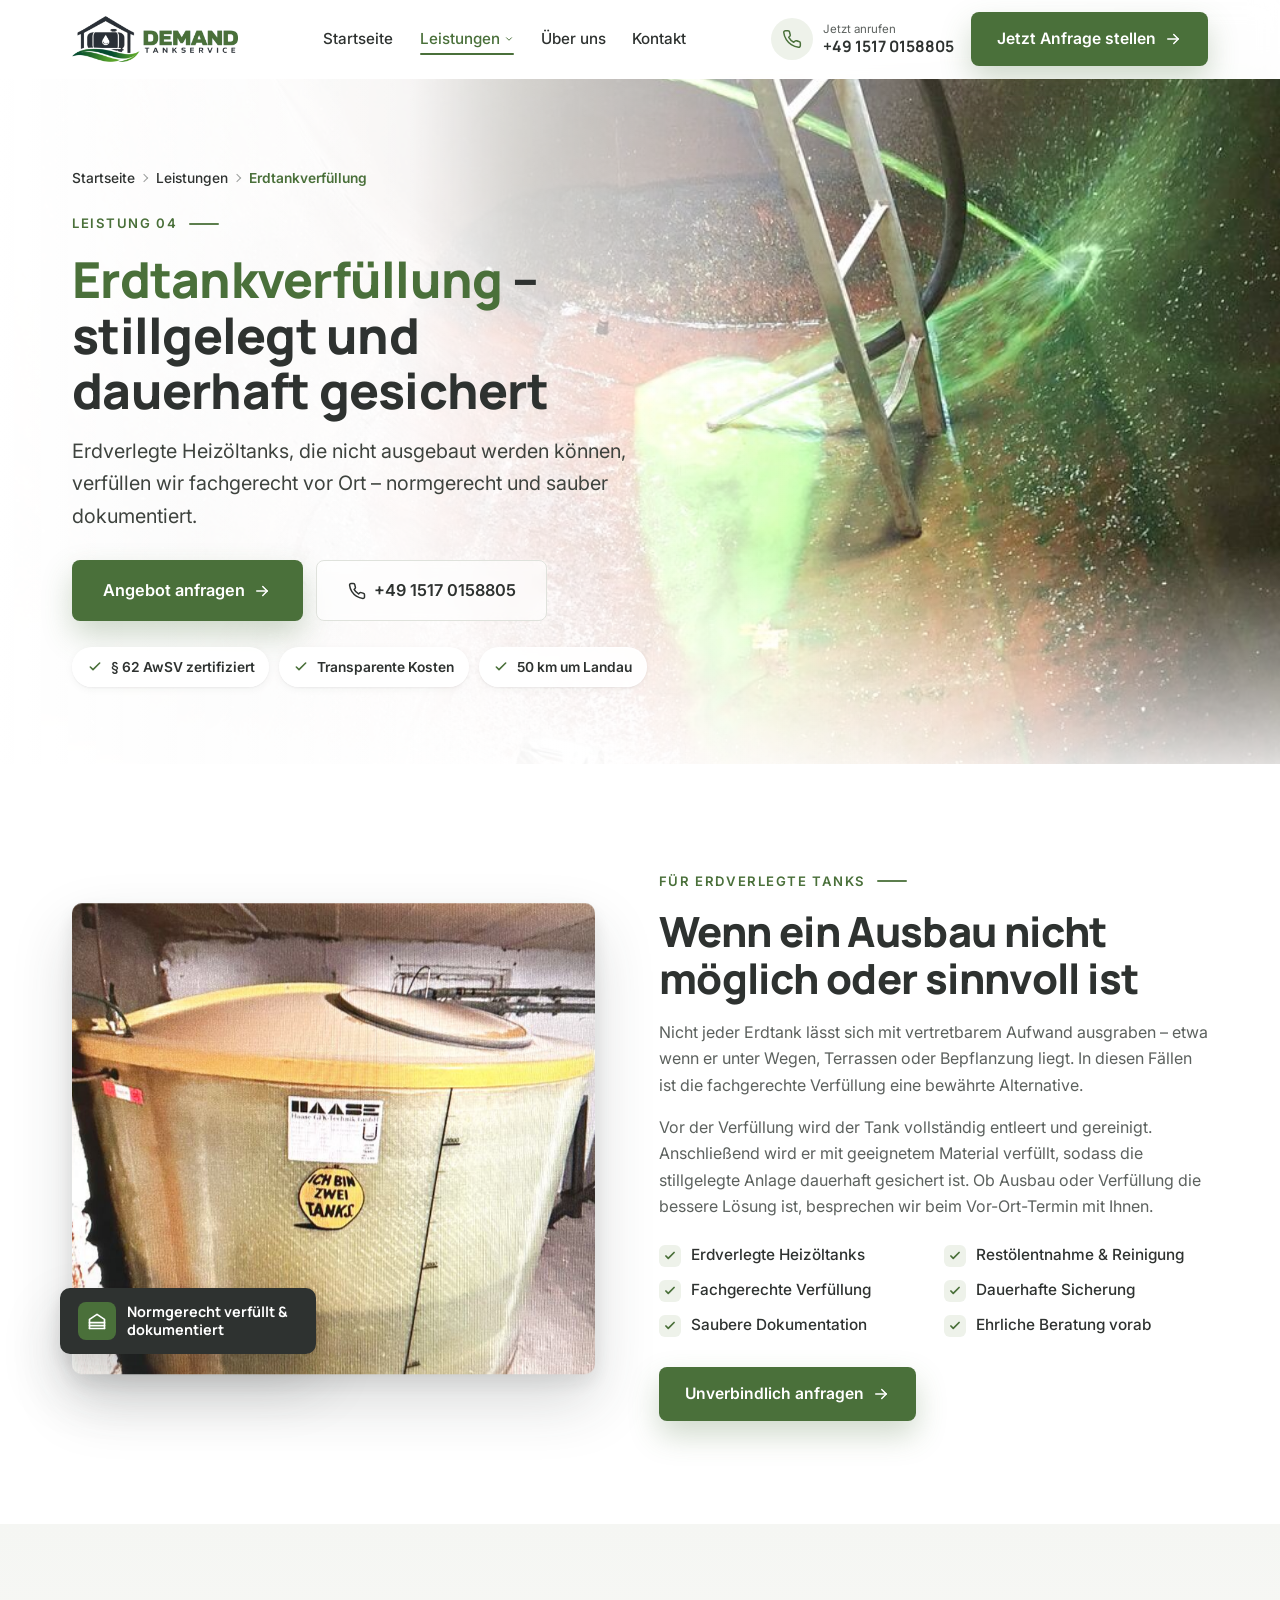
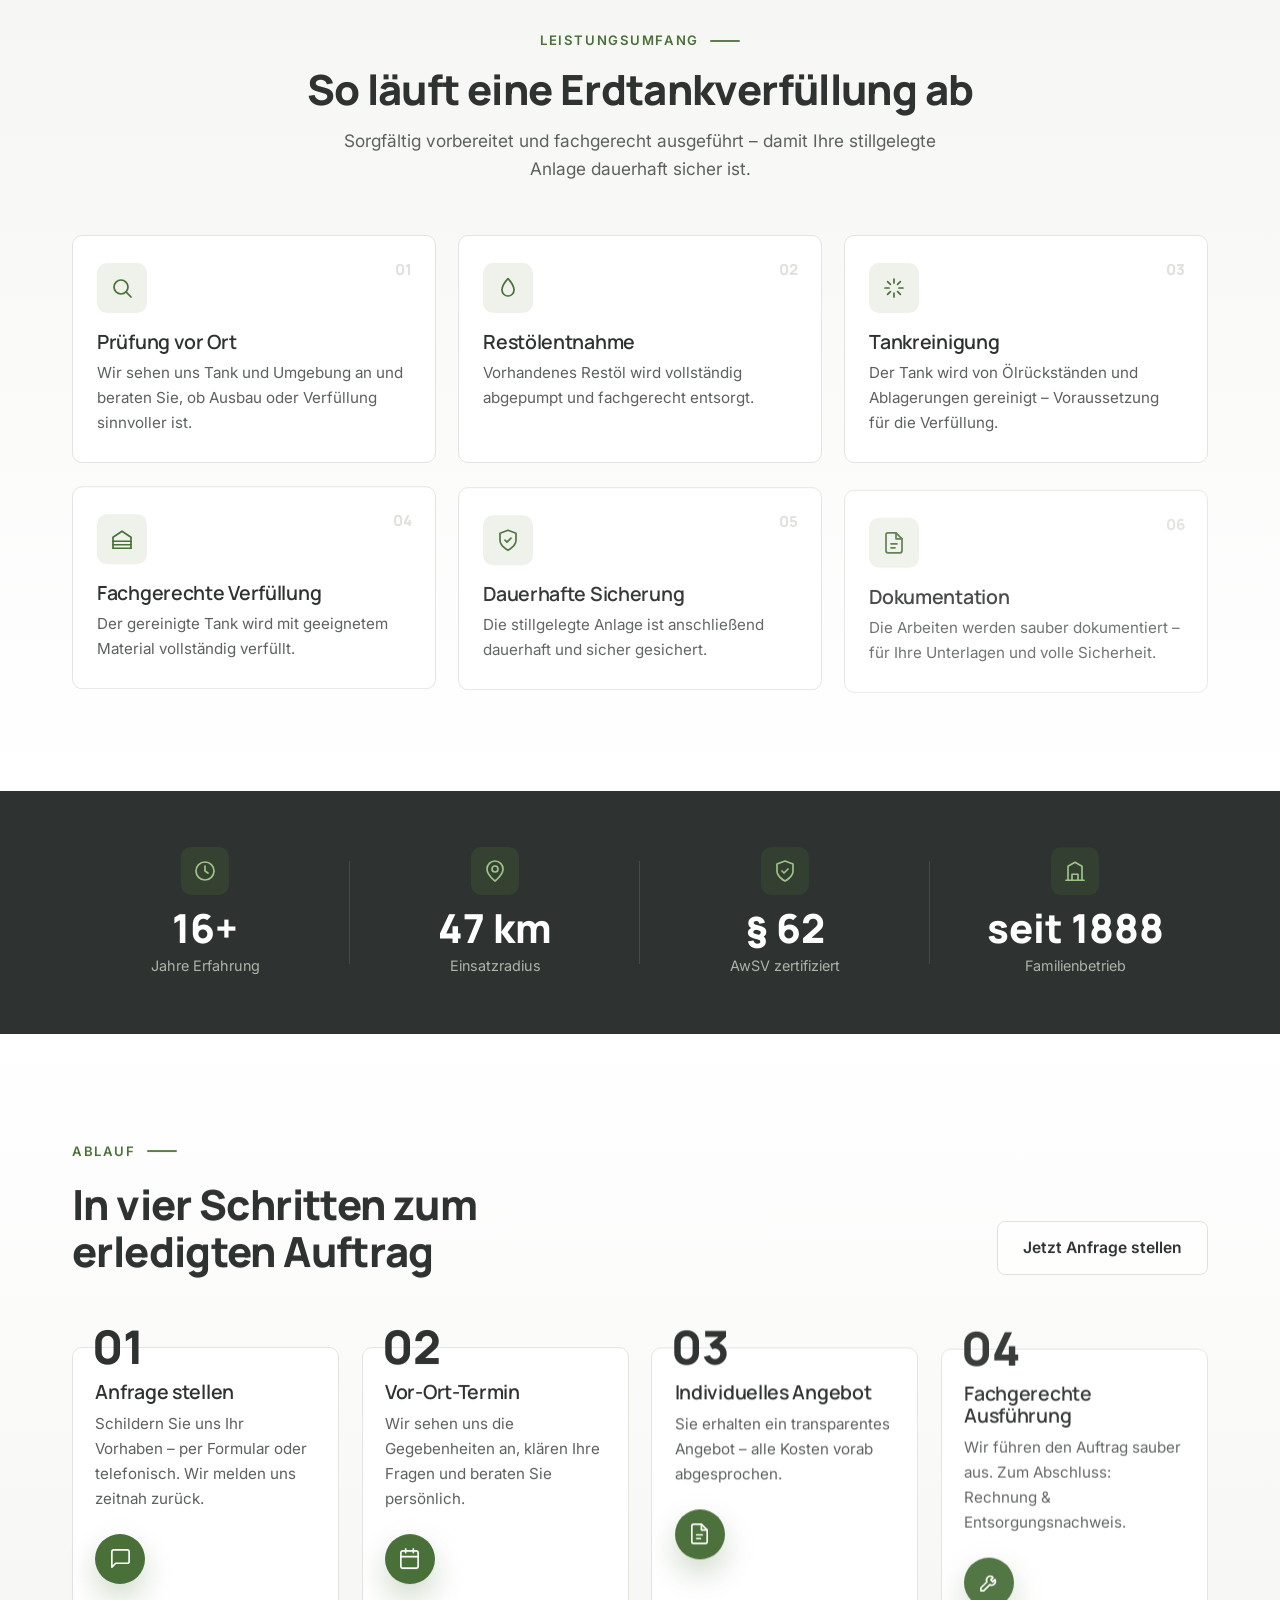
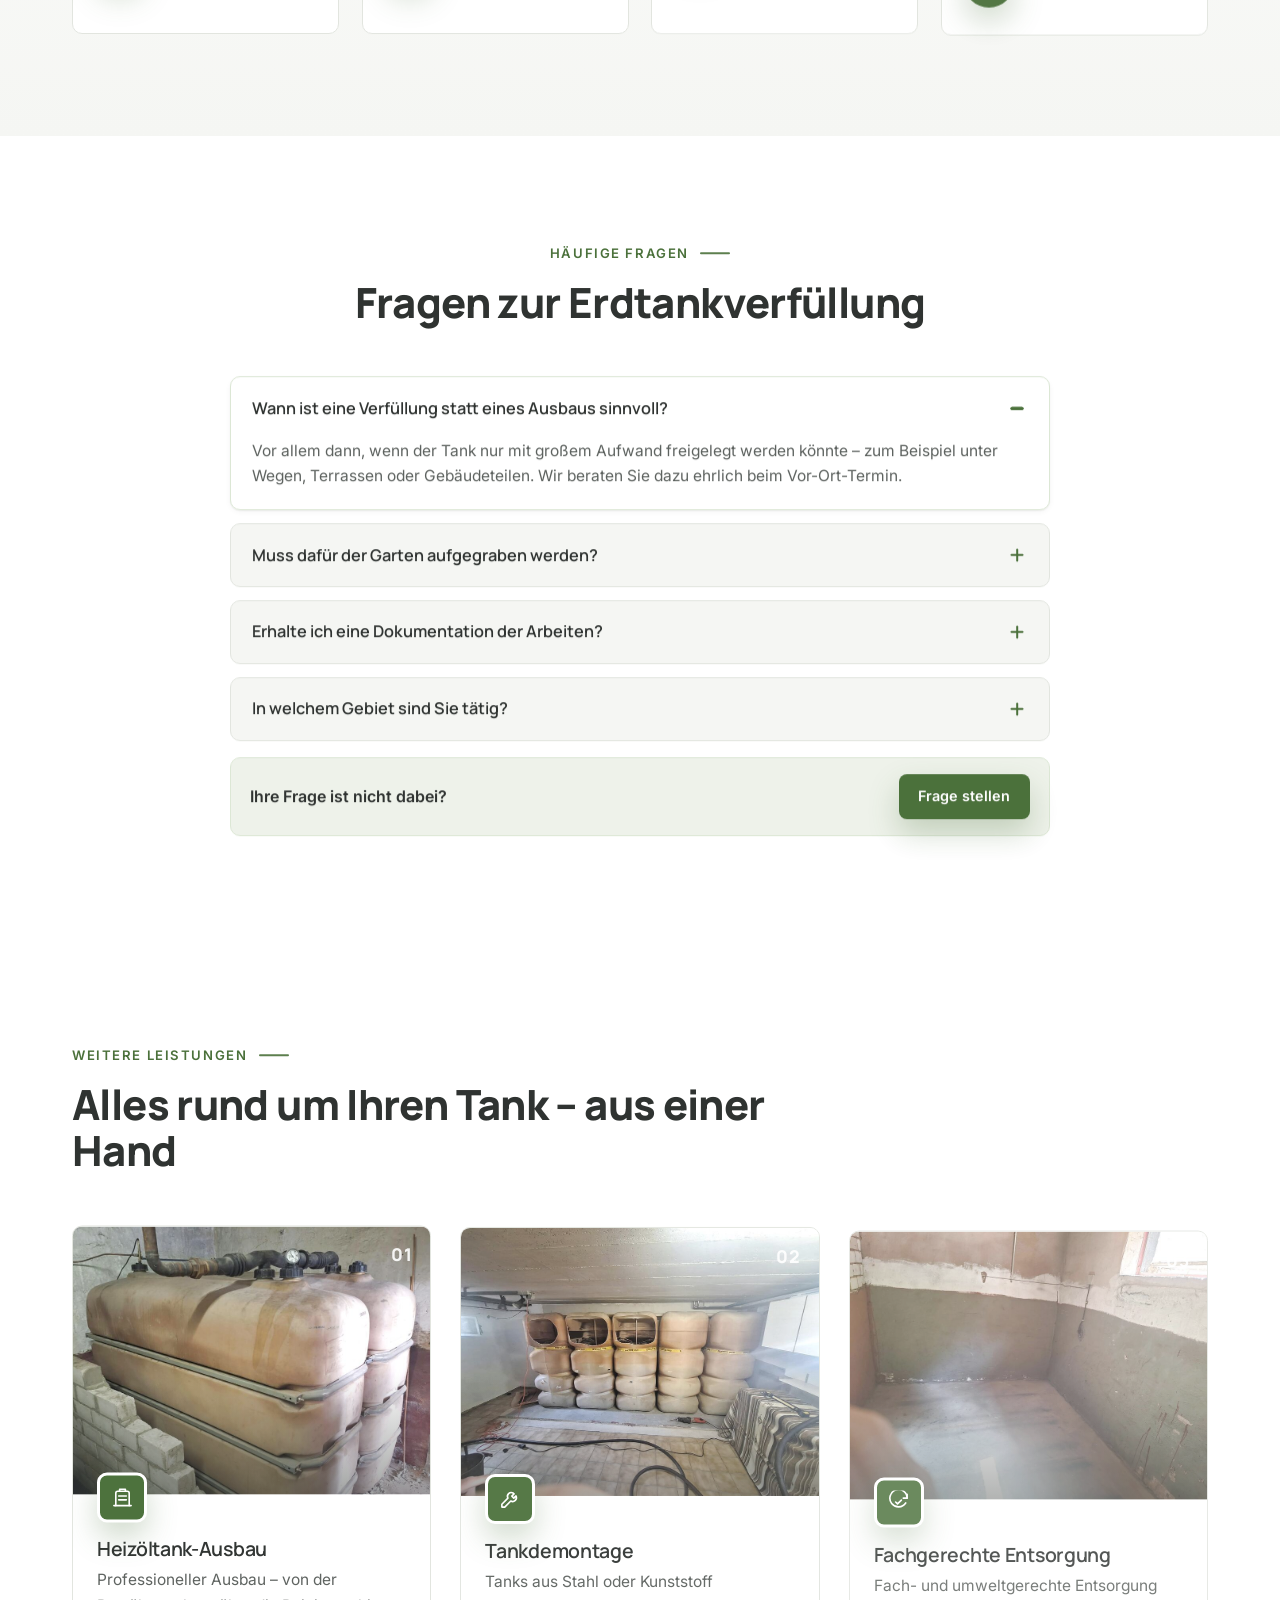
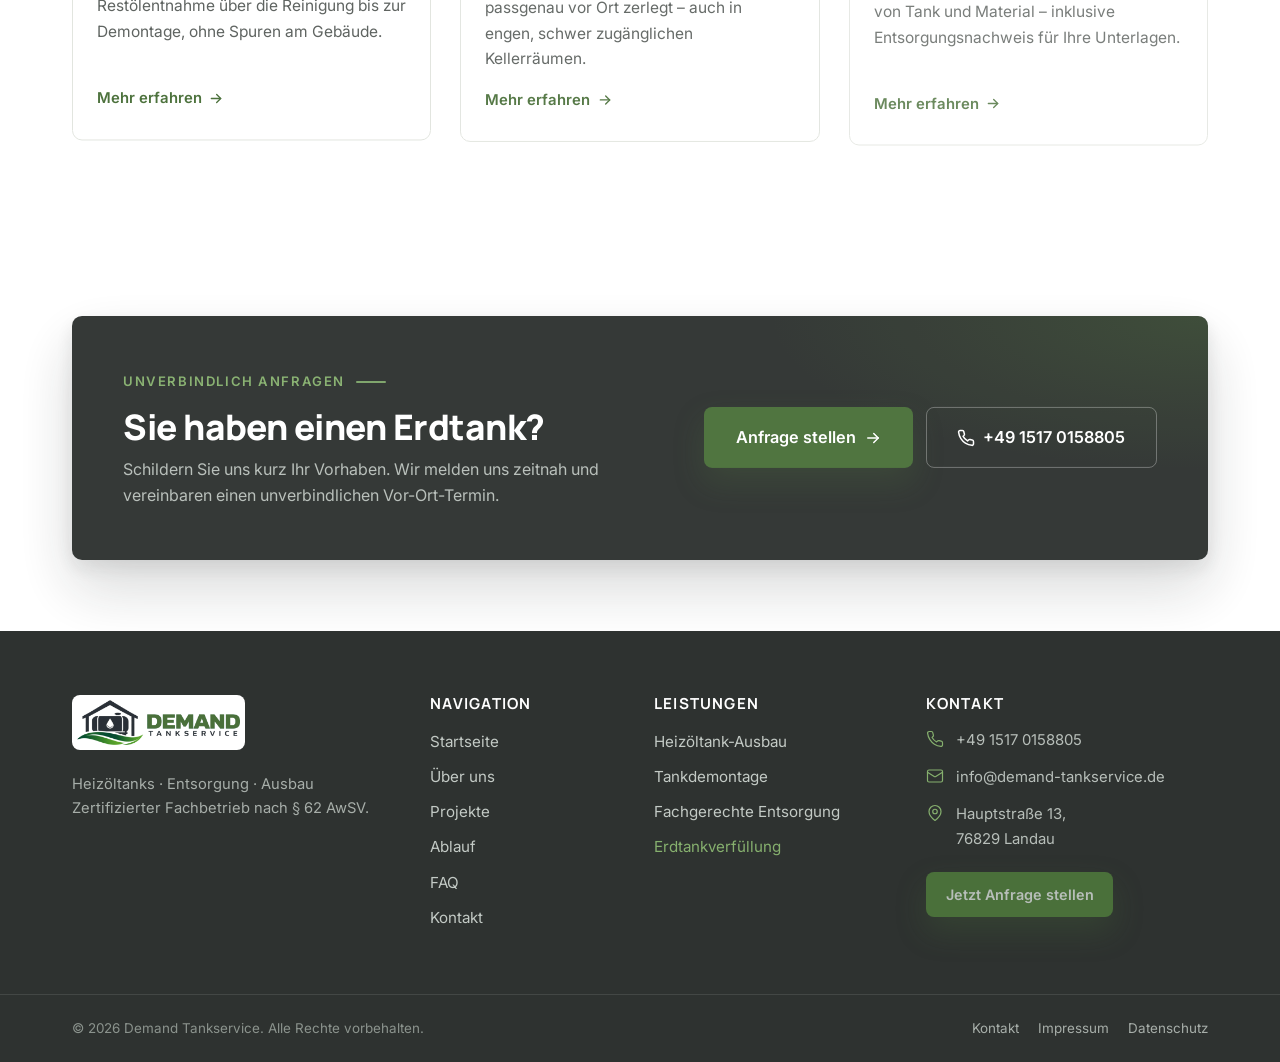
<file: erdtankverfuellung.html>
<!DOCTYPE html>
<html lang="de">
<head>
  <meta charset="UTF-8" />
  <meta name="viewport" content="width=device-width, initial-scale=1.0" />
  <title>Erdtankverfüllung | Demand Tankservice</title>
  <meta name="description" content="Fachgerechte Erdtankverfüllung: Erdverlegte Heizöltanks, die nicht ausgebaut werden können, werden entleert, gereinigt und dauerhaft gesichert – normgerecht dokumentiert. Raum Landau in der Pfalz." />
  <meta name="theme-color" content="#2E3230" />
  <link rel="icon" href="assets/favicon.png" type="image/png" />

  <meta property="og:type" content="website" />
  <meta property="og:title" content="Erdtankverfüllung | Demand Tankservice" />
  <meta property="og:description" content="Fachgerechte Erdtankverfüllung: Erdverlegte Heizöltanks, die nicht ausgebaut werden können, werden entleert, gereinigt und dauerhaft gesichert – normgerecht dokumentiert. Raum Landau in der Pfalz." />
  <meta property="og:locale" content="de_DE" />

  <link rel="preconnect" href="https://fonts.googleapis.com" />
  <link rel="preconnect" href="https://fonts.gstatic.com" crossorigin />
  <link href="https://fonts.googleapis.com/css2?family=Inter:wght@400;500;600&family=Manrope:wght@500;600;700;800&display=swap" rel="stylesheet" />
  <link rel="stylesheet" href="css/styles.css" />
</head>
<body>
  <a class="skip-link" href="#inhalt">Zum Inhalt springen</a>

  <div class="bg-fx" aria-hidden="true">
    <span class="bg-blob bg-blob-1"></span>
    <span class="bg-blob bg-blob-2"></span>
  </div>
  <!-- ============ HEADER ============ -->
  <header class="site-header" id="top">
    <div class="container header-inner">
      <a class="brand" href="index.html" aria-label="Demand Tankservice – Startseite">
        <img class="brand-mark" src="assets/logo-full.png" alt="Demand Tankservice" width="166" height="46" />
      </a>

      <nav class="main-nav" id="main-nav" aria-label="Hauptnavigation">
        <ul>
          <li><a href="index.html">Startseite</a></li>
          <li class="has-sub">
            <a href="index.html#leistungen" class="is-active" aria-current="page">Leistungen<svg class="nav-caret" viewBox="0 0 24 24" fill="none" stroke="currentColor" stroke-width="2.4" stroke-linecap="round" stroke-linejoin="round" aria-hidden="true"><path d="m6 9 6 6 6-6"/></svg></a>
            <div class="sub-menu">
              <ul>
                <li><a href="heizoeltank-ausbau.html"><span class="sub-ic"><svg viewBox="0 0 24 24" fill="none" stroke="currentColor" stroke-width="1.7" stroke-linecap="round" stroke-linejoin="round" aria-hidden="true"><path d="M3 21h18"/><path d="M5 21V8a2 2 0 0 1 2-2h10a2 2 0 0 1 2 2v13"/><path d="M9 6V4h6v2"/><path d="M8 11h8M8 15h8"/></svg></span>Heizöltank-Ausbau</a></li>
                <li><a href="tankdemontage.html"><span class="sub-ic"><svg viewBox="0 0 24 24" fill="none" stroke="currentColor" stroke-width="1.7" stroke-linecap="round" stroke-linejoin="round" aria-hidden="true"><path d="M14.7 6.3a4 4 0 0 0-5.4 5.4L3 18v3h3l6.3-6.3a4 4 0 0 0 5.4-5.4l-2.3 2.3-2-2 2.3-2.3Z"/></svg></span>Tankdemontage</a></li>
                <li><a href="entsorgung.html"><span class="sub-ic"><svg viewBox="0 0 24 24" fill="none" stroke="currentColor" stroke-width="1.7" stroke-linecap="round" stroke-linejoin="round" aria-hidden="true"><path d="M21 8a9 9 0 1 0-1.5 5"/><path d="M21 4v4h-4"/><path d="m9 12 2 2 4-4"/></svg></span>Fachgerechte Entsorgung</a></li>
                <li><a href="erdtankverfuellung.html" aria-current="page"><span class="sub-ic"><svg viewBox="0 0 24 24" fill="none" stroke="currentColor" stroke-width="1.7" stroke-linecap="round" stroke-linejoin="round" aria-hidden="true"><path d="M3 21h18"/><path d="M3 21V10l9-6 9 6v11"/><path d="M3 14h18M3 17.5h18"/></svg></span>Erdtankverfüllung</a></li>
                <li class="sub-all"><a href="index.html#leistungen">Alle Leistungen im Überblick <svg width="16" height="16" viewBox="0 0 24 24" fill="none" stroke="currentColor" stroke-width="2" stroke-linecap="round" stroke-linejoin="round" aria-hidden="true"><path d="M5 12h14"/><path d="m13 6 6 6-6 6"/></svg></a></li>
              </ul>
            </div>
          </li>
          <li><a href="index.html#ueber-uns">Über uns</a></li>
          <li><a href="kontakt.html">Kontakt</a></li>
        </ul>
      </nav>

      <div class="header-right">
        <a class="header-call" href="tel:+4915170158805">
          <span class="header-call-ic" aria-hidden="true"><svg viewBox="0 0 24 24" fill="none" stroke="currentColor" stroke-width="1.8" stroke-linecap="round" stroke-linejoin="round" aria-hidden="true"><path d="M22 16.92v3a2 2 0 0 1-2.18 2 19.8 19.8 0 0 1-8.63-3.07 19.5 19.5 0 0 1-6-6 19.8 19.8 0 0 1-3.07-8.67A2 2 0 0 1 4.11 2h3a2 2 0 0 1 2 1.72c.13.96.36 1.9.7 2.81a2 2 0 0 1-.45 2.11L8.09 9.91a16 16 0 0 0 6 6l1.27-1.27a2 2 0 0 1 2.11-.45c.9.34 1.85.57 2.81.7A2 2 0 0 1 22 16.92Z"/></svg></span>
          <span class="header-call-txt"><span class="header-call-label">Jetzt anrufen</span><span class="header-call-num">+49&nbsp;1517&nbsp;0158805</span></span>
        </a>
        <a class="btn btn-primary header-cta" href="kontakt.html">
          <span>Jetzt Anfrage stellen</span>
          <svg class="btn-arrow" viewBox="0 0 24 24" fill="none" stroke="currentColor" stroke-width="2" stroke-linecap="round" stroke-linejoin="round" aria-hidden="true"><path d="M5 12h14"/><path d="m13 6 6 6-6 6"/></svg>
        </a>
      </div>

      <button class="nav-toggle" id="nav-toggle" aria-label="Menü öffnen" aria-expanded="false" aria-controls="mobile-nav">
        <span></span><span></span><span></span>
      </button>
    </div>

    <nav class="mobile-nav" id="mobile-nav" aria-label="Mobile Navigation" hidden>
      <ul>
        <li><a href="index.html">Startseite</a></li>
        <li><a href="index.html#leistungen">Leistungen</a></li>
        <li><ul class="mobile-sub">
          <li><a href="heizoeltank-ausbau.html">Heizöltank-Ausbau</a></li>
          <li><a href="tankdemontage.html">Tankdemontage</a></li>
          <li><a href="entsorgung.html">Fachgerechte Entsorgung</a></li>
          <li><a href="erdtankverfuellung.html" aria-current="page">Erdtankverfüllung</a></li>
        </ul></li>
        <li><a href="index.html#ueber-uns">Über uns</a></li>
        <li><a href="index.html#projekte">Projekte</a></li>
        <li><a href="index.html#ablauf">Ablauf</a></li>
        <li><a href="index.html#faq">FAQ</a></li>
        <li><a href="kontakt.html">Kontakt</a></li>
      </ul>
      <a class="btn btn-primary btn-block" href="kontakt.html">Jetzt Anfrage stellen</a>
    </nav>
  </header>

  <main id="inhalt">
    <!-- ============ PAGE HERO ============ -->
    <section class="page-hero" id="seitenkopf">
      <img class="page-hero-img" src="assets/images/why-work.jpg" alt="Erdverlegter Heizöltank im Außenbereich" width="1000" height="1180" fetchpriority="high" style="object-position: center 50%;" />
      <div class="hero-scrim" aria-hidden="true"></div>
      <div class="container page-hero-inner">
        <div class="page-hero-copy">
          <nav class="breadcrumb" aria-label="Brotkrümelnavigation" data-hero="1"><ol><li><a href="index.html">Startseite</a></li><li><a href="index.html#leistungen">Leistungen</a></li><li><span aria-current="page">Erdtankverfüllung</span></li></ol></nav>
          <p class="eyebrow" data-hero="2">Leistung 04</p>
          <h1 data-hero="3"><span class="grn">Erdtankverfüllung</span> – stillgelegt und dauerhaft gesichert</h1>
          <p class="lead" data-hero="4">Erdverlegte Heizöltanks, die nicht ausgebaut werden können, verfüllen wir fachgerecht vor Ort – normgerecht und sauber dokumentiert.</p>
          <div class="hero-actions" data-hero="4"><a class="btn btn-primary btn-lg" href="kontakt.html?leistung=erdtankverfuellung"><span>Angebot anfragen</span><svg class="btn-arrow" viewBox="0 0 24 24" fill="none" stroke="currentColor" stroke-width="2" stroke-linecap="round" stroke-linejoin="round" aria-hidden="true"><path d="M5 12h14"/><path d="m13 6 6 6-6 6"/></svg></a>
            <a class="btn btn-ghost btn-lg" href="tel:+4915170158805"><svg width="18" height="18" viewBox="0 0 24 24" fill="none" stroke="currentColor" stroke-width="2" stroke-linecap="round" stroke-linejoin="round" aria-hidden="true"><path d="M22 16.92v3a2 2 0 0 1-2.18 2 19.8 19.8 0 0 1-8.63-3.07 19.5 19.5 0 0 1-6-6 19.8 19.8 0 0 1-3.07-8.67A2 2 0 0 1 4.11 2h3a2 2 0 0 1 2 1.72c.13.96.36 1.9.7 2.81a2 2 0 0 1-.45 2.11L8.09 9.91a16 16 0 0 0 6 6l1.27-1.27a2 2 0 0 1 2.11-.45c.9.34 1.85.57 2.81.7A2 2 0 0 1 22 16.92Z"/></svg><span>+49&nbsp;1517&nbsp;0158805</span></a></div>
          <div class="hero-chips" data-hero="5"><span class="hero-chip"><svg viewBox="0 0 24 24" fill="none" stroke="currentColor" stroke-width="2.4" stroke-linecap="round" stroke-linejoin="round" aria-hidden="true"><path d="m5 12 4 4 10-10"/></svg>§ 62 AwSV zertifiziert</span><span class="hero-chip"><svg viewBox="0 0 24 24" fill="none" stroke="currentColor" stroke-width="2.4" stroke-linecap="round" stroke-linejoin="round" aria-hidden="true"><path d="m5 12 4 4 10-10"/></svg>Transparente Kosten</span><span class="hero-chip"><svg viewBox="0 0 24 24" fill="none" stroke="currentColor" stroke-width="2.4" stroke-linecap="round" stroke-linejoin="round" aria-hidden="true"><path d="m5 12 4 4 10-10"/></svg>50 km um Landau</span></div>
        </div>
      </div>
    </section>

    <!-- ============ EINLEITUNG ============ -->
    <section class="section section-split" id="details">
      <div class="container split-grid">
        <div class="split-media" data-reveal>
          <div class="split-image" data-parallax="0.05">
            <img src="assets/images/galerie-inside.jpg" alt="Innenansicht eines Tanks während der Reinigung und Kontrolle" width="780" height="620" loading="lazy" />
          </div>
          <div class="split-badge">
            <span class="split-badge-ic" aria-hidden="true"><svg viewBox="0 0 24 24" fill="none" stroke="currentColor" stroke-width="2" stroke-linecap="round" stroke-linejoin="round" aria-hidden="true"><path d="M3 21h18"/><path d="M3 21V10l9-6 9 6v11"/><path d="M3 14h18M3 17.5h18"/></svg></span>
            <span class="split-badge-txt">Normgerecht verfüllt &amp; dokumentiert</span>
          </div>
        </div>
        <div class="split-copy" data-reveal>
          <p class="eyebrow">Für erdverlegte Tanks</p>
          <h2>Wenn ein Ausbau nicht möglich oder sinnvoll ist</h2>
          <p>Nicht jeder Erdtank lässt sich mit vertretbarem Aufwand ausgraben – etwa wenn er unter Wegen, Terrassen oder Bepflanzung liegt. In diesen Fällen ist die fachgerechte Verfüllung eine bewährte Alternative.</p>
          <p>Vor der Verfüllung wird der Tank vollständig entleert und gereinigt. Anschließend wird er mit geeignetem Material verfüllt, sodass die stillgelegte Anlage dauerhaft gesichert ist. Ob Ausbau oder Verfüllung die bessere Lösung ist, besprechen wir beim Vor-Ort-Termin mit Ihnen.</p>
          <ul class="check-list">
            <li>Erdverlegte Heizöltanks</li>
            <li>Restölentnahme &amp; Reinigung</li>
            <li>Fachgerechte Verfüllung</li>
            <li>Dauerhafte Sicherung</li>
            <li>Saubere Dokumentation</li>
            <li>Ehrliche Beratung vorab</li>
          </ul>
          <a class="btn btn-primary" href="kontakt.html?leistung=erdtankverfuellung"><span>Unverbindlich anfragen</span><svg class="btn-arrow" viewBox="0 0 24 24" fill="none" stroke="currentColor" stroke-width="2" stroke-linecap="round" stroke-linejoin="round" aria-hidden="true"><path d="M5 12h14"/><path d="m13 6 6 6-6 6"/></svg></a>
        </div>
      </div>
    </section>

    <!-- ============ LEISTUNGSUMFANG ============ -->
    <section class="section section-features" id="leistungsumfang">
      <div class="container">
        <header class="section-head center" data-reveal>
          <p class="eyebrow">Leistungsumfang</p>
          <h2>So läuft eine Erdtankverfüllung ab</h2>
          <p class="section-intro">Sorgfältig vorbereitet und fachgerecht ausgeführt – damit Ihre stillgelegte Anlage dauerhaft sicher ist.</p>
        </header>
        <div class="feature-grid" data-reveal-group>
          <article class="feature" data-reveal-item>
            <span class="feature-num" aria-hidden="true">01</span>
            <div class="feature-ic" aria-hidden="true"><svg viewBox="0 0 24 24" fill="none" stroke="currentColor" stroke-width="1.7" stroke-linecap="round" stroke-linejoin="round" aria-hidden="true"><circle cx="11" cy="11" r="7"/><path d="m21 21-4.3-4.3"/></svg></div>
            <h3>Prüfung vor Ort</h3>
            <p>Wir sehen uns Tank und Umgebung an und beraten Sie, ob Ausbau oder Verfüllung sinnvoller ist.</p>
          </article>
          <article class="feature" data-reveal-item>
            <span class="feature-num" aria-hidden="true">02</span>
            <div class="feature-ic" aria-hidden="true"><svg viewBox="0 0 24 24" fill="none" stroke="currentColor" stroke-width="1.7" stroke-linecap="round" stroke-linejoin="round" aria-hidden="true"><path d="M12 2.7s6 6.3 6 11.3a6 6 0 0 1-12 0c0-5 6-11.3 6-11.3Z"/></svg></div>
            <h3>Restölentnahme</h3>
            <p>Vorhandenes Restöl wird vollständig abgepumpt und fachgerecht entsorgt.</p>
          </article>
          <article class="feature" data-reveal-item>
            <span class="feature-num" aria-hidden="true">03</span>
            <div class="feature-ic" aria-hidden="true"><svg viewBox="0 0 24 24" fill="none" stroke="currentColor" stroke-width="1.7" stroke-linecap="round" stroke-linejoin="round" aria-hidden="true"><path d="M12 3v4M12 17v4M3 12h4M17 12h4M5.6 5.6l2.8 2.8M15.6 15.6l2.8 2.8M5.6 18.4l2.8-2.8M15.6 8.4l2.8-2.8"/></svg></div>
            <h3>Tankreinigung</h3>
            <p>Der Tank wird von Ölrückständen und Ablagerungen gereinigt – Voraussetzung für die Verfüllung.</p>
          </article>
          <article class="feature" data-reveal-item>
            <span class="feature-num" aria-hidden="true">04</span>
            <div class="feature-ic" aria-hidden="true"><svg viewBox="0 0 24 24" fill="none" stroke="currentColor" stroke-width="1.7" stroke-linecap="round" stroke-linejoin="round" aria-hidden="true"><path d="M3 21h18"/><path d="M3 21V10l9-6 9 6v11"/><path d="M3 14h18M3 17.5h18"/></svg></div>
            <h3>Fachgerechte Verfüllung</h3>
            <p>Der gereinigte Tank wird mit geeignetem Material vollständig verfüllt.</p>
          </article>
          <article class="feature" data-reveal-item>
            <span class="feature-num" aria-hidden="true">05</span>
            <div class="feature-ic" aria-hidden="true"><svg viewBox="0 0 24 24" fill="none" stroke="currentColor" stroke-width="1.7" stroke-linecap="round" stroke-linejoin="round" aria-hidden="true"><path d="M12 22s8-4 8-10V5l-8-3-8 3v7c0 6 8 10 8 10Z"/><path d="m9 12 2 2 4-4"/></svg></div>
            <h3>Dauerhafte Sicherung</h3>
            <p>Die stillgelegte Anlage ist anschließend dauerhaft und sicher gesichert.</p>
          </article>
          <article class="feature" data-reveal-item>
            <span class="feature-num" aria-hidden="true">06</span>
            <div class="feature-ic" aria-hidden="true"><svg viewBox="0 0 24 24" fill="none" stroke="currentColor" stroke-width="1.7" stroke-linecap="round" stroke-linejoin="round" aria-hidden="true"><path d="M14 2H6a2 2 0 0 0-2 2v16a2 2 0 0 0 2 2h12a2 2 0 0 0 2-2V8Z"/><path d="M14 2v6h6M9 13h6M9 17h4"/></svg></div>
            <h3>Dokumentation</h3>
            <p>Die Arbeiten werden sauber dokumentiert – für Ihre Unterlagen und volle Sicherheit.</p>
          </article>
        </div>
      </div>
    </section>

    <!-- ============ STATS ============ -->
    <section class="stats-band" aria-label="Zahlen &amp; Fakten">
      <dl class="container stats-grid" data-reveal-group>
        <div class="stat" data-reveal-item>
          <span class="stat-ic" aria-hidden="true"><svg viewBox="0 0 24 24" fill="none" stroke="currentColor" stroke-width="1.7" stroke-linecap="round" stroke-linejoin="round" aria-hidden="true"><circle cx="12" cy="12" r="9"/><path d="M12 7v5l3 2"/></svg></span>
          <dt><span class="count" data-count="17">0</span>+</dt>
          <dd>Jahre Erfahrung</dd>
        </div>
        <div class="stat" data-reveal-item>
          <span class="stat-ic" aria-hidden="true"><svg viewBox="0 0 24 24" fill="none" stroke="currentColor" stroke-width="1.7" stroke-linecap="round" stroke-linejoin="round" aria-hidden="true"><path d="M20 10c0 6-8 12-8 12s-8-6-8-12a8 8 0 0 1 16 0Z"/><circle cx="12" cy="10" r="3"/></svg></span>
          <dt><span class="count" data-count="50">0</span>&nbsp;km</dt>
          <dd>Einsatzradius</dd>
        </div>
        <div class="stat" data-reveal-item>
          <span class="stat-ic" aria-hidden="true"><svg viewBox="0 0 24 24" fill="none" stroke="currentColor" stroke-width="1.7" stroke-linecap="round" stroke-linejoin="round" aria-hidden="true"><path d="M12 22s8-4 8-10V5l-8-3-8 3v7c0 6 8 10 8 10Z"/><path d="m9 12 2 2 4-4"/></svg></span>
          <dt>§&nbsp;62</dt>
          <dd>AwSV zertifiziert</dd>
        </div>
        <div class="stat" data-reveal-item>
          <span class="stat-ic" aria-hidden="true"><svg viewBox="0 0 24 24" fill="none" stroke="currentColor" stroke-width="1.7" stroke-linecap="round" stroke-linejoin="round" aria-hidden="true"><path d="M3 21h18"/><path d="M5 21V7l7-4 7 4v14"/><path d="M9 21v-6h6v6"/></svg></span>
          <dt>seit <span class="count" data-count="2022" data-plain="1">0</span></dt>
          <dd>Familienbetrieb</dd>
        </div>
      </dl>
    </section>

    <!-- ============ ABLAUF ============ -->
    <section class="section section-ablauf" id="ablauf">
      <div class="container">
        <div class="ablauf-head" data-reveal>
          <div>
            <p class="eyebrow">Ablauf</p>
            <h2>In vier Schritten zum erledigten Auftrag</h2>
          </div>
          <a class="btn btn-ghost" href="kontakt.html?leistung=erdtankverfuellung">Jetzt Anfrage stellen</a>
        </div>
        <div class="process" data-reveal-group>
          <div class="proc-step" data-reveal-item>
            <span class="proc-num" aria-hidden="true">01</span>
            <h3>Anfrage stellen</h3>
            <p>Schildern Sie uns Ihr Vorhaben – per Formular oder telefonisch. Wir melden uns zeitnah zurück.</p>
            <div class="proc-icon" aria-hidden="true"><svg viewBox="0 0 24 24" fill="none" stroke="currentColor" stroke-width="1.7" stroke-linecap="round" stroke-linejoin="round" aria-hidden="true"><path d="M21 15a2 2 0 0 1-2 2H7l-4 4V5a2 2 0 0 1 2-2h14a2 2 0 0 1 2 2Z"/></svg></div>
          </div>
          <div class="proc-step" data-reveal-item>
            <span class="proc-num" aria-hidden="true">02</span>
            <h3>Vor-Ort-Termin</h3>
            <p>Wir sehen uns die Gegebenheiten an, klären Ihre Fragen und beraten Sie persönlich.</p>
            <div class="proc-icon" aria-hidden="true"><svg viewBox="0 0 24 24" fill="none" stroke="currentColor" stroke-width="1.7" stroke-linecap="round" stroke-linejoin="round" aria-hidden="true"><rect x="3" y="4" width="18" height="18" rx="2"/><path d="M16 2v4M8 2v4M3 10h18"/></svg></div>
          </div>
          <div class="proc-step" data-reveal-item>
            <span class="proc-num" aria-hidden="true">03</span>
            <h3>Individuelles Angebot</h3>
            <p>Sie erhalten ein transparentes Angebot – alle Kosten vorab abgesprochen.</p>
            <div class="proc-icon" aria-hidden="true"><svg viewBox="0 0 24 24" fill="none" stroke="currentColor" stroke-width="1.7" stroke-linecap="round" stroke-linejoin="round" aria-hidden="true"><path d="M14 2H6a2 2 0 0 0-2 2v16a2 2 0 0 0 2 2h12a2 2 0 0 0 2-2V8Z"/><path d="M14 2v6h6M9 13h6M9 17h4"/></svg></div>
          </div>
          <div class="proc-step" data-reveal-item>
            <span class="proc-num" aria-hidden="true">04</span>
            <h3>Fachgerechte Ausführung</h3>
            <p>Wir führen den Auftrag sauber aus. Zum Abschluss: Rechnung &amp; Entsorgungsnachweis.</p>
            <div class="proc-icon" aria-hidden="true"><svg viewBox="0 0 24 24" fill="none" stroke="currentColor" stroke-width="1.7" stroke-linecap="round" stroke-linejoin="round" aria-hidden="true"><path d="M14.7 6.3a4 4 0 0 0-5.4 5.4L3 18v3h3l6.3-6.3a4 4 0 0 0 5.4-5.4l-2.3 2.3-2-2 2.3-2.3Z"/></svg></div>
          </div>
        </div>
      </div>
    </section>

    <!-- ============ FAQ ============ -->
    <section class="section section-faq" id="faq">
      <div class="container">
        <header class="section-head center" data-reveal>
          <p class="eyebrow">Häufige Fragen</p>
          <h2>Fragen zur Erdtankverfüllung</h2>
        </header>
        <div class="faq-narrow" data-reveal>
          <div class="faq-list">
            <details class="faq-item" open>
              <summary>Wann ist eine Verfüllung statt eines Ausbaus sinnvoll?<span class="faq-plus" aria-hidden="true"></span></summary>
              <div class="faq-a"><p>Vor allem dann, wenn der Tank nur mit großem Aufwand freigelegt werden könnte – zum Beispiel unter Wegen, Terrassen oder Gebäudeteilen. Wir beraten Sie dazu ehrlich beim Vor-Ort-Termin.</p></div>
            </details>
            <details class="faq-item">
              <summary>Muss dafür der Garten aufgegraben werden?<span class="faq-plus" aria-hidden="true"></span></summary>
              <div class="faq-a"><p>In der Regel nicht. Die Arbeiten erfolgen über die vorhandene Tanköffnung. Die Details klären wir beim Besichtigungstermin.</p></div>
            </details>
            <details class="faq-item">
              <summary>Erhalte ich eine Dokumentation der Arbeiten?<span class="faq-plus" aria-hidden="true"></span></summary>
              <div class="faq-a"><p>Ja. Die Verfüllung wird sauber dokumentiert, und Sie erhalten Ihre vereinbarte Rechnung sowie die Nachweise für Ihre Unterlagen.</p></div>
            </details>
            <details class="faq-item">
              <summary>In welchem Gebiet sind Sie tätig?<span class="faq-plus" aria-hidden="true"></span></summary>
              <div class="faq-a"><p>Unser Einsatzgebiet umfasst einen Umkreis von rund 50&nbsp;km um Landau in der Pfalz. Ob Ihr Standort dazugehört, sagen wir Ihnen gern auf Anfrage.</p></div>
            </details>
          </div>
          <div class="faq-cta">
            <p>Ihre Frage ist nicht dabei?</p>
            <a class="btn btn-primary btn-sm" href="kontakt.html?leistung=erdtankverfuellung">Frage stellen</a>
          </div>
        </div>
      </div>
    </section>

    <!-- ============ WEITERE LEISTUNGEN ============ -->
    <section class="section section-leistungen" id="weitere-leistungen">
      <div class="container">
        <header class="section-head" data-reveal>
          <p class="eyebrow">Weitere Leistungen</p>
          <h2>Alles rund um Ihren Tank – aus einer Hand</h2>
        </header>
        <div class="cards cards-3" data-reveal-group>
          <article class="card leistung" data-reveal-item>
            <div class="card-media">
              <img src="assets/images/leistung-ausbau.jpg" alt="Heizöltanks aus Kunststoff im Kellerraum vor dem Ausbau" width="900" height="675" loading="lazy" />
              <span class="card-index">01</span>
            </div>
            <div class="card-body">
              <div class="card-icon" aria-hidden="true"><svg viewBox="0 0 24 24" fill="none" stroke="currentColor" stroke-width="1.7" stroke-linecap="round" stroke-linejoin="round" aria-hidden="true"><path d="M3 21h18"/><path d="M5 21V8a2 2 0 0 1 2-2h10a2 2 0 0 1 2 2v13"/><path d="M9 6V4h6v2"/><path d="M8 11h8M8 15h8"/></svg></div>
              <h3><a class="card-stretch" href="heizoeltank-ausbau.html">Heizöltank-Ausbau</a></h3>
              <p>Professioneller Ausbau – von der Restölentnahme über die Reinigung bis zur Demontage, ohne Spuren am Gebäude.</p>
              <span class="card-more" aria-hidden="true">Mehr erfahren <svg viewBox="0 0 24 24" fill="none" stroke="currentColor" stroke-width="2" stroke-linecap="round" stroke-linejoin="round" aria-hidden="true"><path d="M5 12h14"/><path d="m13 6 6 6-6 6"/></svg></span>
            </div>
          </article>
          <article class="card leistung" data-reveal-item>
            <div class="card-media">
              <img src="assets/images/leistung-demontage.jpg" alt="Zerlegte Kunststofftanks werden für den Abtransport vorbereitet" width="900" height="675" loading="lazy" />
              <span class="card-index">02</span>
            </div>
            <div class="card-body">
              <div class="card-icon" aria-hidden="true"><svg viewBox="0 0 24 24" fill="none" stroke="currentColor" stroke-width="1.7" stroke-linecap="round" stroke-linejoin="round" aria-hidden="true"><path d="M14.7 6.3a4 4 0 0 0-5.4 5.4L3 18v3h3l6.3-6.3a4 4 0 0 0 5.4-5.4l-2.3 2.3-2-2 2.3-2.3Z"/></svg></div>
              <h3><a class="card-stretch" href="tankdemontage.html">Tankdemontage</a></h3>
              <p>Tanks aus Stahl oder Kunststoff passgenau vor Ort zerlegt – auch in engen, schwer zugänglichen Kellerräumen.</p>
              <span class="card-more" aria-hidden="true">Mehr erfahren <svg viewBox="0 0 24 24" fill="none" stroke="currentColor" stroke-width="2" stroke-linecap="round" stroke-linejoin="round" aria-hidden="true"><path d="M5 12h14"/><path d="m13 6 6 6-6 6"/></svg></span>
            </div>
          </article>
          <article class="card leistung" data-reveal-item>
            <div class="card-media">
              <img src="assets/images/leistung-entsorgung.jpg" alt="Sauber geräumter, besenrein übergebener Kellerraum nach dem Tankausbau" width="900" height="675" loading="lazy" />
              <span class="card-index">03</span>
            </div>
            <div class="card-body">
              <div class="card-icon" aria-hidden="true"><svg viewBox="0 0 24 24" fill="none" stroke="currentColor" stroke-width="1.7" stroke-linecap="round" stroke-linejoin="round" aria-hidden="true"><path d="M21 8a9 9 0 1 0-1.5 5"/><path d="M21 4v4h-4"/><path d="m9 12 2 2 4-4"/></svg></div>
              <h3><a class="card-stretch" href="entsorgung.html">Fachgerechte Entsorgung</a></h3>
              <p>Fach- und umweltgerechte Entsorgung von Tank und Material – inklusive Entsorgungsnachweis für Ihre Unterlagen.</p>
              <span class="card-more" aria-hidden="true">Mehr erfahren <svg viewBox="0 0 24 24" fill="none" stroke="currentColor" stroke-width="2" stroke-linecap="round" stroke-linejoin="round" aria-hidden="true"><path d="M5 12h14"/><path d="m13 6 6 6-6 6"/></svg></span>
            </div>
          </article>
        </div>
      </div>
    </section>

    <!-- ============ CTA ============ -->
    <section class="cta-band">
      <div class="container">
        <div class="cta-box" data-reveal>
          <div>
            <p class="eyebrow">Unverbindlich anfragen</p>
            <h2>Sie haben einen Erdtank?</h2>
            <p>Schildern Sie uns kurz Ihr Vorhaben. Wir melden uns zeitnah und vereinbaren einen unverbindlichen Vor-Ort-Termin.</p>
          </div>
          <div class="cta-actions">
            <a class="btn btn-primary btn-lg" href="kontakt.html?leistung=erdtankverfuellung"><span>Anfrage stellen</span><svg class="btn-arrow" viewBox="0 0 24 24" fill="none" stroke="currentColor" stroke-width="2" stroke-linecap="round" stroke-linejoin="round" aria-hidden="true"><path d="M5 12h14"/><path d="m13 6 6 6-6 6"/></svg></a>
            <a class="btn btn-light btn-lg" href="tel:+4915170158805"><svg viewBox="0 0 24 24" fill="none" stroke="currentColor" stroke-width="2" stroke-linecap="round" stroke-linejoin="round" aria-hidden="true"><path d="M22 16.92v3a2 2 0 0 1-2.18 2 19.8 19.8 0 0 1-8.63-3.07 19.5 19.5 0 0 1-6-6 19.8 19.8 0 0 1-3.07-8.67A2 2 0 0 1 4.11 2h3a2 2 0 0 1 2 1.72c.13.96.36 1.9.7 2.81a2 2 0 0 1-.45 2.11L8.09 9.91a16 16 0 0 0 6 6l1.27-1.27a2 2 0 0 1 2.11-.45c.9.34 1.85.57 2.81.7A2 2 0 0 1 22 16.92Z"/></svg><span>+49&nbsp;1517&nbsp;0158805</span></a>
          </div>
        </div>
      </div>
    </section>
  </main>

  <!-- ============ FOOTER ============ -->
  <footer class="site-footer">
    <div class="container footer-inner">
      <div class="footer-brand">
        <a class="brand brand-footer" href="index.html" aria-label="Demand Tankservice – Startseite">
          <img class="brand-mark" src="assets/logo-full.png" alt="Demand Tankservice" width="173" height="48" />
        </a>
        <p class="footer-tagline">Heizöltanks · Entsorgung · Ausbau<br />Zertifizierter Fachbetrieb nach § 62 AwSV.</p>
      </div>

      <nav class="footer-nav" aria-label="Footer-Navigation">
        <h4>Navigation</h4>
        <ul>
          <li><a href="index.html">Startseite</a></li>
          <li><a href="index.html#ueber-uns">Über uns</a></li>
          <li><a href="index.html#projekte">Projekte</a></li>
          <li><a href="index.html#ablauf">Ablauf</a></li>
          <li><a href="index.html#faq">FAQ</a></li>
          <li><a href="kontakt.html">Kontakt</a></li>
        </ul>
      </nav>

      <nav class="footer-nav" aria-label="Leistungen">
        <h4>Leistungen</h4>
        <ul>
          <li><a href="heizoeltank-ausbau.html">Heizöltank-Ausbau</a></li>
          <li><a href="tankdemontage.html">Tankdemontage</a></li>
          <li><a href="entsorgung.html">Fachgerechte Entsorgung</a></li>
          <li><a href="erdtankverfuellung.html" aria-current="page">Erdtankverfüllung</a></li>
        </ul>
      </nav>

      <div class="footer-contact">
        <h4>Kontakt</h4>
        <ul>
          <li><svg viewBox="0 0 24 24" fill="none" stroke="currentColor" stroke-width="1.6" stroke-linecap="round" stroke-linejoin="round" aria-hidden="true"><path d="M22 16.92v3a2 2 0 0 1-2.18 2 19.8 19.8 0 0 1-8.63-3.07 19.5 19.5 0 0 1-6-6 19.8 19.8 0 0 1-3.07-8.67A2 2 0 0 1 4.11 2h3a2 2 0 0 1 2 1.72c.13.96.36 1.9.7 2.81a2 2 0 0 1-.45 2.11L8.09 9.91a16 16 0 0 0 6 6l1.27-1.27a2 2 0 0 1 2.11-.45c.9.34 1.85.57 2.81.7A2 2 0 0 1 22 16.92Z"/></svg><a href="tel:+4915170158805">+49&nbsp;1517&nbsp;0158805</a></li>
          <li><svg viewBox="0 0 24 24" fill="none" stroke="currentColor" stroke-width="1.6" stroke-linecap="round" stroke-linejoin="round" aria-hidden="true"><rect x="2" y="4" width="20" height="16" rx="2"/><path d="m22 7-8.97 5.7a1.94 1.94 0 0 1-2.06 0L2 7"/></svg><a href="mailto:info@demand-tankservice.de">info@demand-tankservice.de</a></li>
          <li><svg viewBox="0 0 24 24" fill="none" stroke="currentColor" stroke-width="1.6" stroke-linecap="round" stroke-linejoin="round" aria-hidden="true"><path d="M20 10c0 6-8 12-8 12s-8-6-8-12a8 8 0 0 1 16 0Z"/><circle cx="12" cy="10" r="3"/></svg><span>Hauptstraße 13,<br />76829 Landau</span></li>
        </ul>
        <a class="btn btn-primary btn-sm" href="kontakt.html">Jetzt Anfrage stellen</a>
      </div>
    </div>

    <div class="footer-bottom">
      <div class="container footer-bottom-inner">
        <p>&copy; <span id="jahr">2026</span> Demand Tankservice. Alle Rechte vorbehalten.</p>
        <nav class="footer-legal" aria-label="Rechtliches">
          <a href="kontakt.html">Kontakt</a>
          <a href="impressum.html">Impressum</a>
          <a href="datenschutz.html">Datenschutz</a>
        </nav>
      </div>
    </div>
  </footer>

  <script src="js/vendor/gsap.min.js" defer></script>
  <script src="js/vendor/ScrollTrigger.min.js" defer></script>
  <script src="js/vendor/lenis.min.js" defer></script>
  <script src="js/main.js" defer></script>
</body>
</html>
</file>
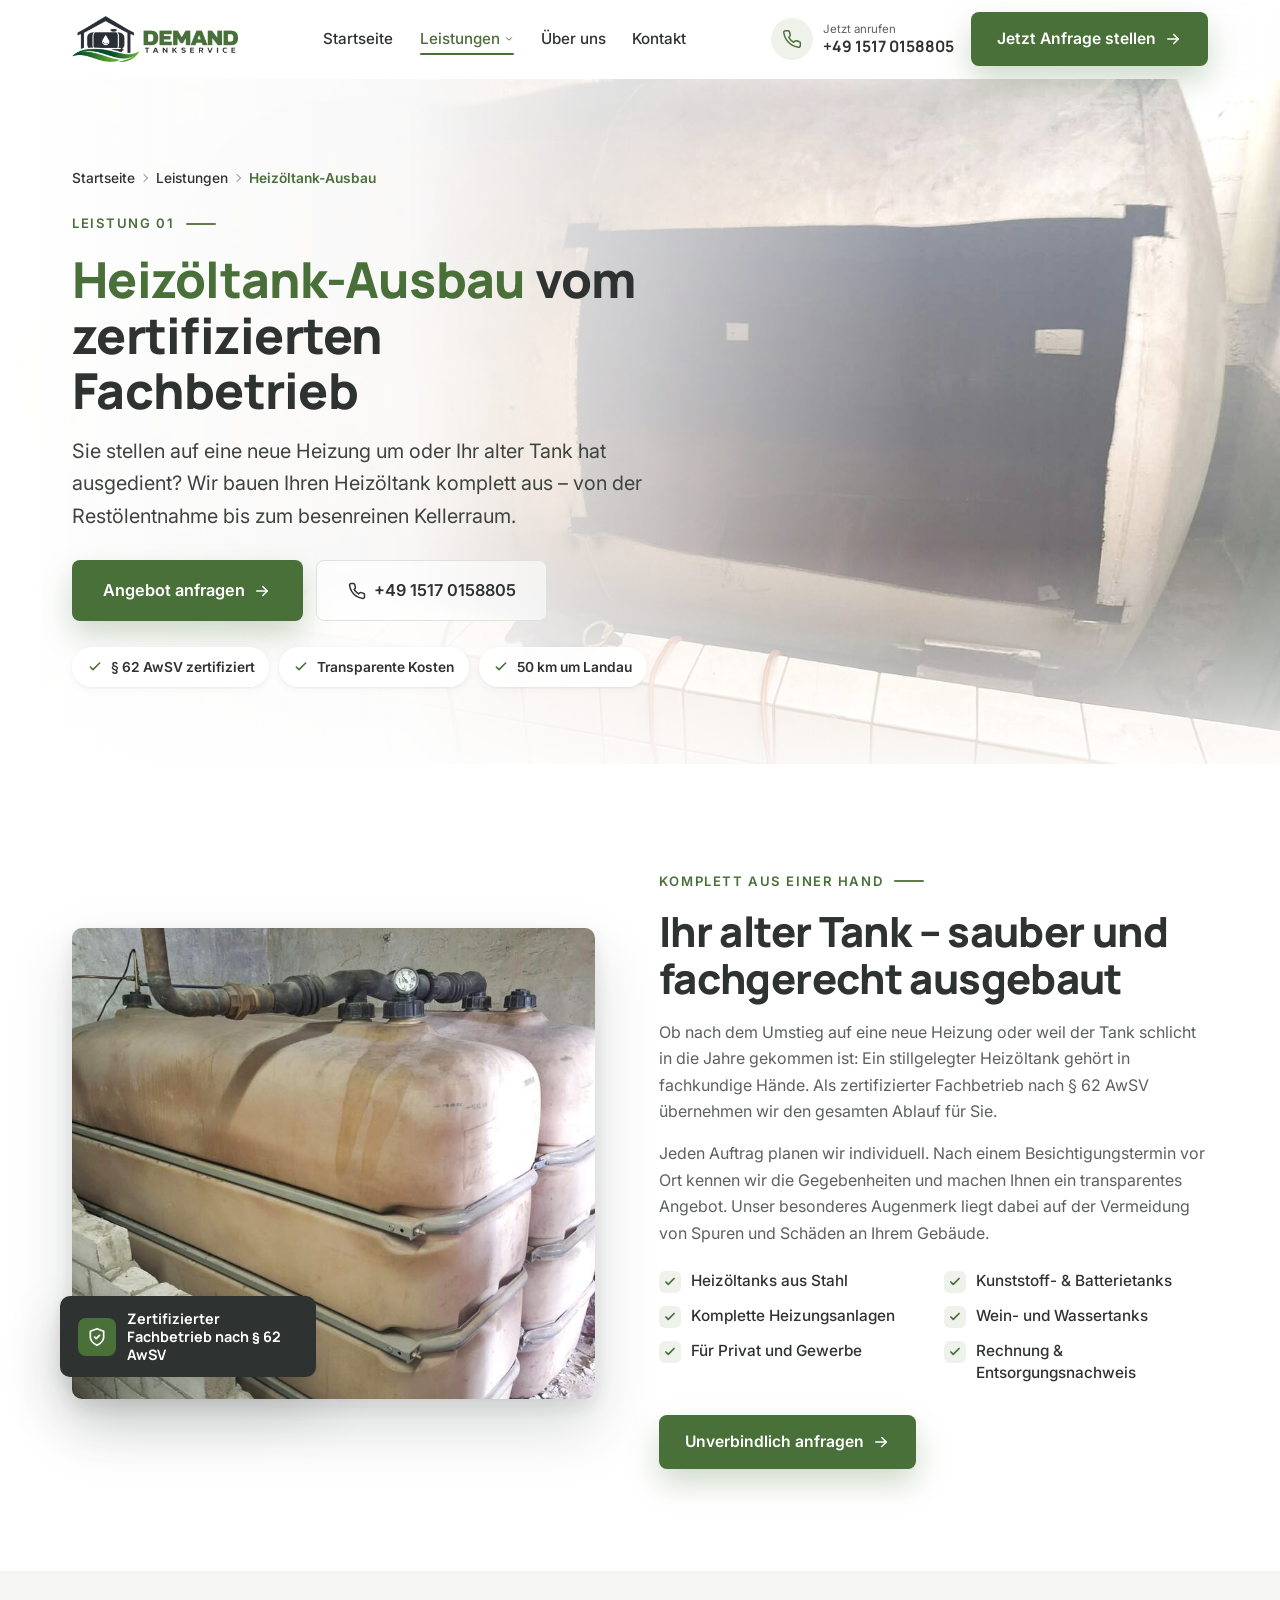
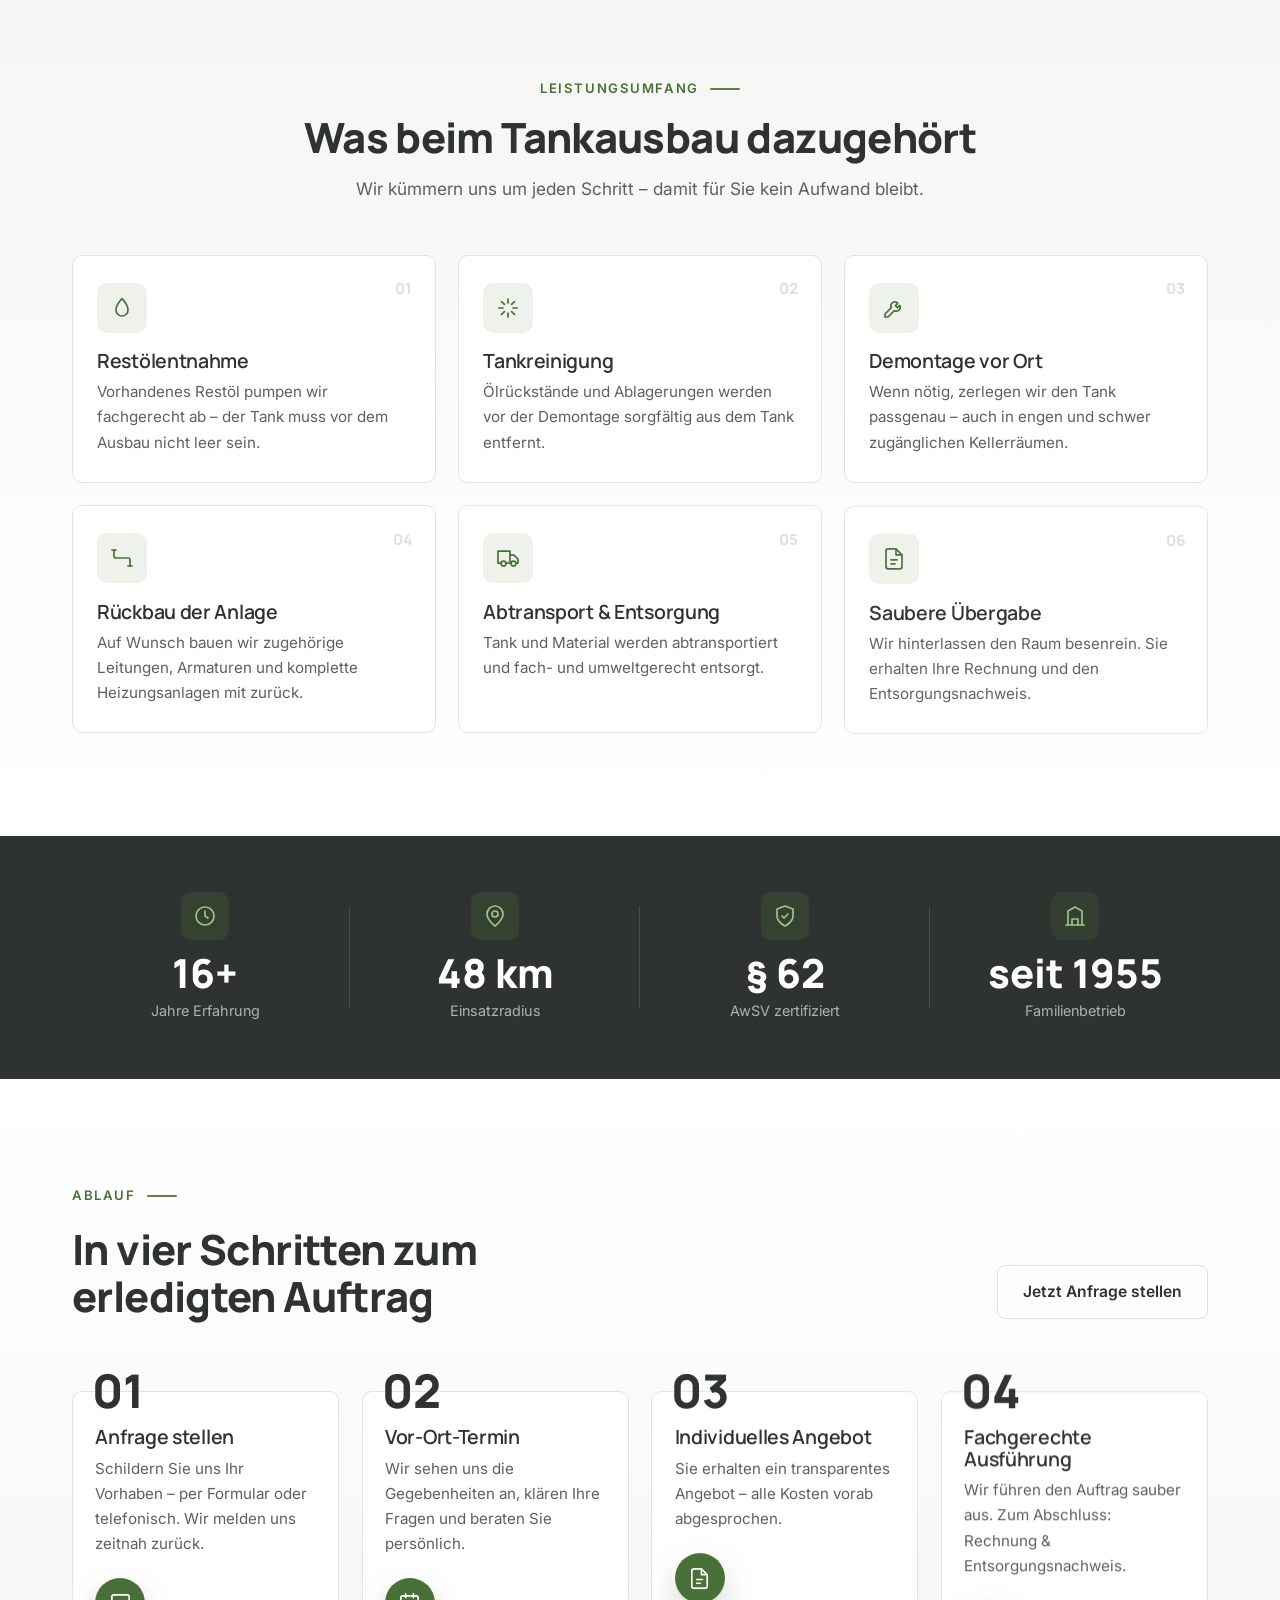
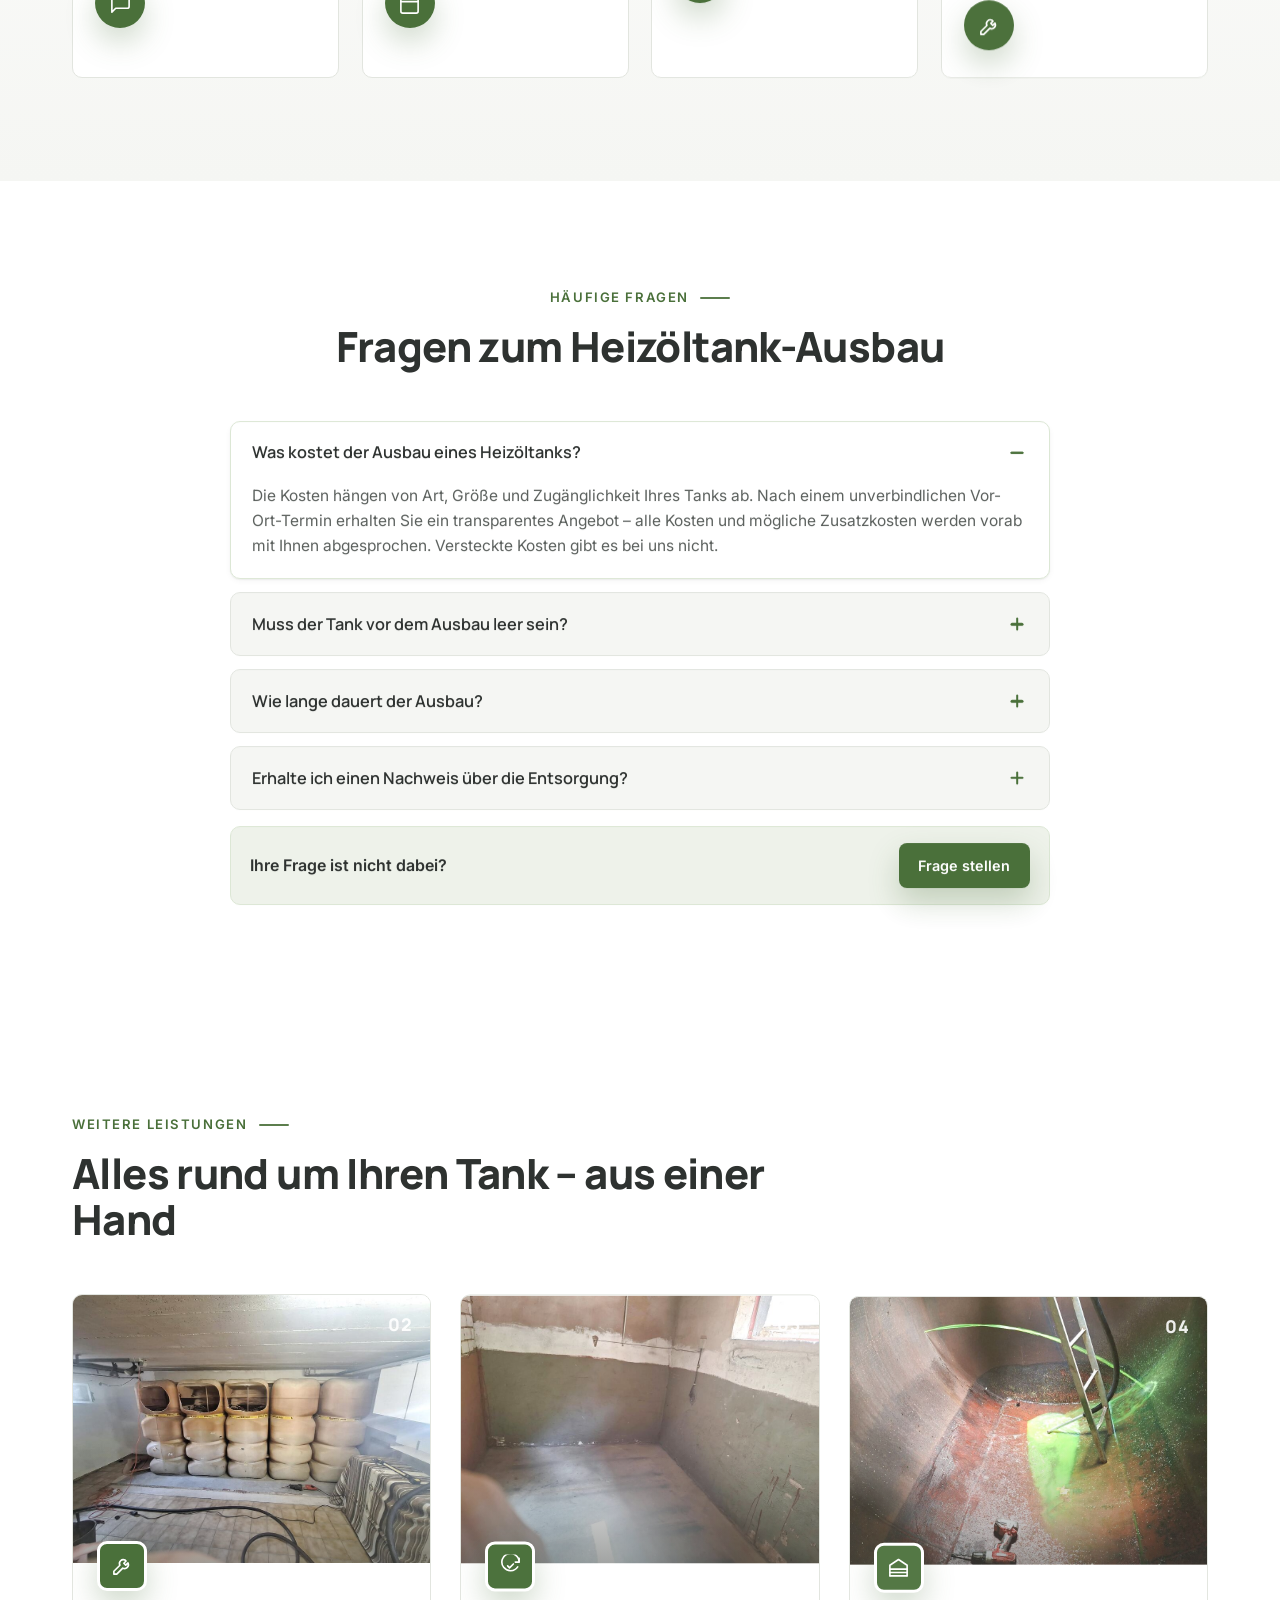
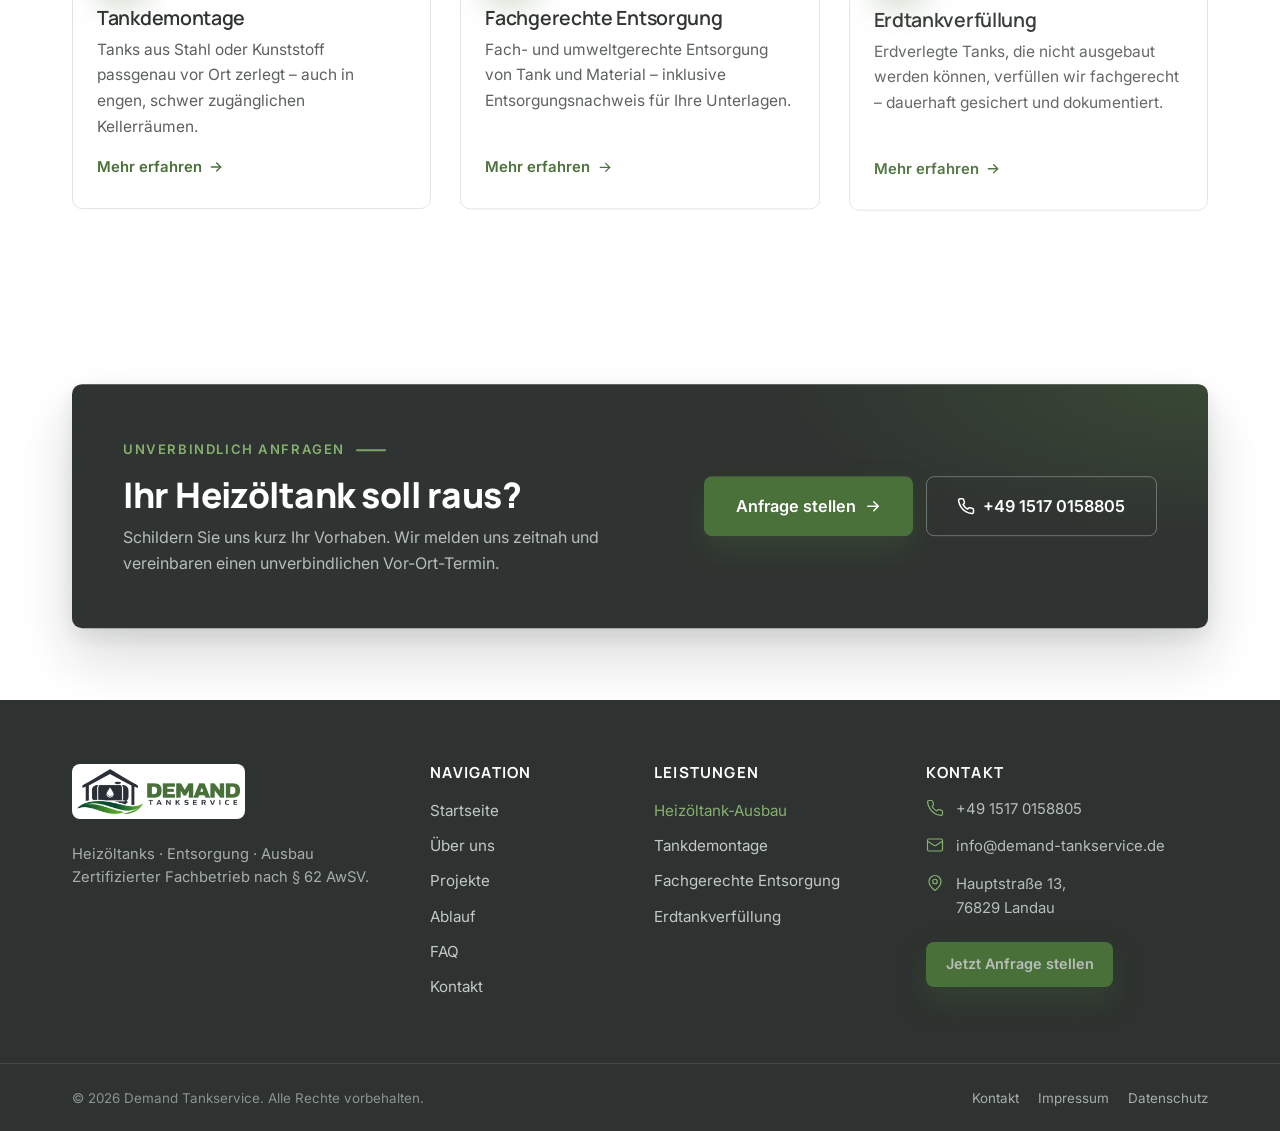
<file: heizoeltank-ausbau.html>
<!DOCTYPE html>
<html lang="de">
<head>
  <meta charset="UTF-8" />
  <meta name="viewport" content="width=device-width, initial-scale=1.0" />
  <title>Heizöltank-Ausbau | Demand Tankservice</title>
  <meta name="description" content="Heizöltank-Ausbau vom zertifizierten Fachbetrieb nach § 62 AwSV: Restölentnahme, Reinigung, Demontage und Entsorgung mit Nachweis – im Umkreis von 50 km um Landau in der Pfalz." />
  <meta name="theme-color" content="#2E3230" />
  <link rel="icon" href="assets/favicon.png" type="image/png" />

  <meta property="og:type" content="website" />
  <meta property="og:title" content="Heizöltank-Ausbau | Demand Tankservice" />
  <meta property="og:description" content="Heizöltank-Ausbau vom zertifizierten Fachbetrieb nach § 62 AwSV: Restölentnahme, Reinigung, Demontage und Entsorgung mit Nachweis – im Umkreis von 50 km um Landau in der Pfalz." />
  <meta property="og:locale" content="de_DE" />

  <link rel="preconnect" href="https://fonts.googleapis.com" />
  <link rel="preconnect" href="https://fonts.gstatic.com" crossorigin />
  <link href="https://fonts.googleapis.com/css2?family=Inter:wght@400;500;600&family=Manrope:wght@500;600;700;800&display=swap" rel="stylesheet" />
  <link rel="stylesheet" href="css/styles.css" />
</head>
<body>
  <a class="skip-link" href="#inhalt">Zum Inhalt springen</a>

  <div class="bg-fx" aria-hidden="true">
    <span class="bg-blob bg-blob-1"></span>
    <span class="bg-blob bg-blob-2"></span>
  </div>
  <!-- ============ HEADER ============ -->
  <header class="site-header" id="top">
    <div class="container header-inner">
      <a class="brand" href="index.html" aria-label="Demand Tankservice – Startseite">
        <img class="brand-mark" src="assets/logo-full.png" alt="Demand Tankservice" width="166" height="46" />
      </a>

      <nav class="main-nav" id="main-nav" aria-label="Hauptnavigation">
        <ul>
          <li><a href="index.html">Startseite</a></li>
          <li class="has-sub">
            <a href="index.html#leistungen" class="is-active" aria-current="page">Leistungen<svg class="nav-caret" viewBox="0 0 24 24" fill="none" stroke="currentColor" stroke-width="2.4" stroke-linecap="round" stroke-linejoin="round" aria-hidden="true"><path d="m6 9 6 6 6-6"/></svg></a>
            <div class="sub-menu">
              <ul>
                <li><a href="heizoeltank-ausbau.html" aria-current="page"><span class="sub-ic"><svg viewBox="0 0 24 24" fill="none" stroke="currentColor" stroke-width="1.7" stroke-linecap="round" stroke-linejoin="round" aria-hidden="true"><path d="M3 21h18"/><path d="M5 21V8a2 2 0 0 1 2-2h10a2 2 0 0 1 2 2v13"/><path d="M9 6V4h6v2"/><path d="M8 11h8M8 15h8"/></svg></span>Heizöltank-Ausbau</a></li>
                <li><a href="tankdemontage.html"><span class="sub-ic"><svg viewBox="0 0 24 24" fill="none" stroke="currentColor" stroke-width="1.7" stroke-linecap="round" stroke-linejoin="round" aria-hidden="true"><path d="M14.7 6.3a4 4 0 0 0-5.4 5.4L3 18v3h3l6.3-6.3a4 4 0 0 0 5.4-5.4l-2.3 2.3-2-2 2.3-2.3Z"/></svg></span>Tankdemontage</a></li>
                <li><a href="entsorgung.html"><span class="sub-ic"><svg viewBox="0 0 24 24" fill="none" stroke="currentColor" stroke-width="1.7" stroke-linecap="round" stroke-linejoin="round" aria-hidden="true"><path d="M21 8a9 9 0 1 0-1.5 5"/><path d="M21 4v4h-4"/><path d="m9 12 2 2 4-4"/></svg></span>Fachgerechte Entsorgung</a></li>
                <li><a href="erdtankverfuellung.html"><span class="sub-ic"><svg viewBox="0 0 24 24" fill="none" stroke="currentColor" stroke-width="1.7" stroke-linecap="round" stroke-linejoin="round" aria-hidden="true"><path d="M3 21h18"/><path d="M3 21V10l9-6 9 6v11"/><path d="M3 14h18M3 17.5h18"/></svg></span>Erdtankverfüllung</a></li>
                <li class="sub-all"><a href="index.html#leistungen">Alle Leistungen im Überblick <svg width="16" height="16" viewBox="0 0 24 24" fill="none" stroke="currentColor" stroke-width="2" stroke-linecap="round" stroke-linejoin="round" aria-hidden="true"><path d="M5 12h14"/><path d="m13 6 6 6-6 6"/></svg></a></li>
              </ul>
            </div>
          </li>
          <li><a href="index.html#ueber-uns">Über uns</a></li>
          <li><a href="kontakt.html">Kontakt</a></li>
        </ul>
      </nav>

      <div class="header-right">
        <a class="header-call" href="tel:+4915170158805">
          <span class="header-call-ic" aria-hidden="true"><svg viewBox="0 0 24 24" fill="none" stroke="currentColor" stroke-width="1.8" stroke-linecap="round" stroke-linejoin="round" aria-hidden="true"><path d="M22 16.92v3a2 2 0 0 1-2.18 2 19.8 19.8 0 0 1-8.63-3.07 19.5 19.5 0 0 1-6-6 19.8 19.8 0 0 1-3.07-8.67A2 2 0 0 1 4.11 2h3a2 2 0 0 1 2 1.72c.13.96.36 1.9.7 2.81a2 2 0 0 1-.45 2.11L8.09 9.91a16 16 0 0 0 6 6l1.27-1.27a2 2 0 0 1 2.11-.45c.9.34 1.85.57 2.81.7A2 2 0 0 1 22 16.92Z"/></svg></span>
          <span class="header-call-txt"><span class="header-call-label">Jetzt anrufen</span><span class="header-call-num">+49&nbsp;1517&nbsp;0158805</span></span>
        </a>
        <a class="btn btn-primary header-cta" href="kontakt.html">
          <span>Jetzt Anfrage stellen</span>
          <svg class="btn-arrow" viewBox="0 0 24 24" fill="none" stroke="currentColor" stroke-width="2" stroke-linecap="round" stroke-linejoin="round" aria-hidden="true"><path d="M5 12h14"/><path d="m13 6 6 6-6 6"/></svg>
        </a>
      </div>

      <button class="nav-toggle" id="nav-toggle" aria-label="Menü öffnen" aria-expanded="false" aria-controls="mobile-nav">
        <span></span><span></span><span></span>
      </button>
    </div>

    <nav class="mobile-nav" id="mobile-nav" aria-label="Mobile Navigation" hidden>
      <ul>
        <li><a href="index.html">Startseite</a></li>
        <li><a href="index.html#leistungen">Leistungen</a></li>
        <li><ul class="mobile-sub">
          <li><a href="heizoeltank-ausbau.html" aria-current="page">Heizöltank-Ausbau</a></li>
          <li><a href="tankdemontage.html">Tankdemontage</a></li>
          <li><a href="entsorgung.html">Fachgerechte Entsorgung</a></li>
          <li><a href="erdtankverfuellung.html">Erdtankverfüllung</a></li>
        </ul></li>
        <li><a href="index.html#ueber-uns">Über uns</a></li>
        <li><a href="index.html#projekte">Projekte</a></li>
        <li><a href="index.html#ablauf">Ablauf</a></li>
        <li><a href="index.html#faq">FAQ</a></li>
        <li><a href="kontakt.html">Kontakt</a></li>
      </ul>
      <a class="btn btn-primary btn-block" href="kontakt.html">Jetzt Anfrage stellen</a>
    </nav>
  </header>

  <main id="inhalt">
    <!-- ============ PAGE HERO ============ -->
    <section class="page-hero" id="seitenkopf">
      <img class="page-hero-img" src="assets/images/hero-tankausbau.jpg" alt="Ausbau eines großen Stahl-Heizöltanks in einem Kellerraum" width="1680" height="1050" fetchpriority="high" />
      <div class="hero-scrim" aria-hidden="true"></div>
      <div class="container page-hero-inner">
        <div class="page-hero-copy">
          <nav class="breadcrumb" aria-label="Brotkrümelnavigation" data-hero="1"><ol><li><a href="index.html">Startseite</a></li><li><a href="index.html#leistungen">Leistungen</a></li><li><span aria-current="page">Heizöltank-Ausbau</span></li></ol></nav>
          <p class="eyebrow" data-hero="2">Leistung 01</p>
          <h1 data-hero="3"><span class="grn">Heizöltank-Ausbau</span> vom zertifizierten Fachbetrieb</h1>
          <p class="lead" data-hero="4">Sie stellen auf eine neue Heizung um oder Ihr alter Tank hat ausgedient? Wir bauen Ihren Heizöltank komplett aus – von der Restölentnahme bis zum besenreinen Kellerraum.</p>
          <div class="hero-actions" data-hero="4"><a class="btn btn-primary btn-lg" href="kontakt.html?leistung=heizoeltank-ausbau"><span>Angebot anfragen</span><svg class="btn-arrow" viewBox="0 0 24 24" fill="none" stroke="currentColor" stroke-width="2" stroke-linecap="round" stroke-linejoin="round" aria-hidden="true"><path d="M5 12h14"/><path d="m13 6 6 6-6 6"/></svg></a>
            <a class="btn btn-ghost btn-lg" href="tel:+4915170158805"><svg width="18" height="18" viewBox="0 0 24 24" fill="none" stroke="currentColor" stroke-width="2" stroke-linecap="round" stroke-linejoin="round" aria-hidden="true"><path d="M22 16.92v3a2 2 0 0 1-2.18 2 19.8 19.8 0 0 1-8.63-3.07 19.5 19.5 0 0 1-6-6 19.8 19.8 0 0 1-3.07-8.67A2 2 0 0 1 4.11 2h3a2 2 0 0 1 2 1.72c.13.96.36 1.9.7 2.81a2 2 0 0 1-.45 2.11L8.09 9.91a16 16 0 0 0 6 6l1.27-1.27a2 2 0 0 1 2.11-.45c.9.34 1.85.57 2.81.7A2 2 0 0 1 22 16.92Z"/></svg><span>+49&nbsp;1517&nbsp;0158805</span></a></div>
          <div class="hero-chips" data-hero="5"><span class="hero-chip"><svg viewBox="0 0 24 24" fill="none" stroke="currentColor" stroke-width="2.4" stroke-linecap="round" stroke-linejoin="round" aria-hidden="true"><path d="m5 12 4 4 10-10"/></svg>§ 62 AwSV zertifiziert</span><span class="hero-chip"><svg viewBox="0 0 24 24" fill="none" stroke="currentColor" stroke-width="2.4" stroke-linecap="round" stroke-linejoin="round" aria-hidden="true"><path d="m5 12 4 4 10-10"/></svg>Transparente Kosten</span><span class="hero-chip"><svg viewBox="0 0 24 24" fill="none" stroke="currentColor" stroke-width="2.4" stroke-linecap="round" stroke-linejoin="round" aria-hidden="true"><path d="m5 12 4 4 10-10"/></svg>50 km um Landau</span></div>
        </div>
      </div>
    </section>

    <!-- ============ EINLEITUNG ============ -->
    <section class="section section-split" id="details">
      <div class="container split-grid">
        <div class="split-media" data-reveal>
          <div class="split-image" data-parallax="0.05">
            <img src="assets/images/leistung-ausbau.jpg" alt="Heizöltanks aus Kunststoff in einem Kellerraum vor dem Ausbau" width="900" height="675" loading="lazy" />
          </div>
          <div class="split-badge">
            <span class="split-badge-ic" aria-hidden="true"><svg viewBox="0 0 24 24" fill="none" stroke="currentColor" stroke-width="2" stroke-linecap="round" stroke-linejoin="round" aria-hidden="true"><path d="M12 22s8-4 8-10V5l-8-3-8 3v7c0 6 8 10 8 10Z"/><path d="m9 12 2 2 4-4"/></svg></span>
            <span class="split-badge-txt">Zertifizierter Fachbetrieb nach § 62 AwSV</span>
          </div>
        </div>
        <div class="split-copy" data-reveal>
          <p class="eyebrow">Komplett aus einer Hand</p>
          <h2>Ihr alter Tank – sauber und fachgerecht ausgebaut</h2>
          <p>Ob nach dem Umstieg auf eine neue Heizung oder weil der Tank schlicht in die Jahre gekommen ist: Ein stillgelegter Heizöltank gehört in fachkundige Hände. Als zertifizierter Fachbetrieb nach § 62 AwSV übernehmen wir den gesamten Ablauf für Sie.</p>
          <p>Jeden Auftrag planen wir individuell. Nach einem Besichtigungstermin vor Ort kennen wir die Gegebenheiten und machen Ihnen ein transparentes Angebot. Unser besonderes Augenmerk liegt dabei auf der Vermeidung von Spuren und Schäden an Ihrem Gebäude.</p>
          <ul class="check-list">
            <li>Heizöltanks aus Stahl</li>
            <li>Kunststoff- &amp; Batterietanks</li>
            <li>Komplette Heizungsanlagen</li>
            <li>Wein- und Wassertanks</li>
            <li>Für Privat und Gewerbe</li>
            <li>Rechnung &amp; Entsorgungsnachweis</li>
          </ul>
          <a class="btn btn-primary" href="kontakt.html?leistung=heizoeltank-ausbau"><span>Unverbindlich anfragen</span><svg class="btn-arrow" viewBox="0 0 24 24" fill="none" stroke="currentColor" stroke-width="2" stroke-linecap="round" stroke-linejoin="round" aria-hidden="true"><path d="M5 12h14"/><path d="m13 6 6 6-6 6"/></svg></a>
        </div>
      </div>
    </section>

    <!-- ============ LEISTUNGSUMFANG ============ -->
    <section class="section section-features" id="leistungsumfang">
      <div class="container">
        <header class="section-head center" data-reveal>
          <p class="eyebrow">Leistungsumfang</p>
          <h2>Was beim Tankausbau dazugehört</h2>
          <p class="section-intro">Wir kümmern uns um jeden Schritt – damit für Sie kein Aufwand bleibt.</p>
        </header>
        <div class="feature-grid" data-reveal-group>
          <article class="feature" data-reveal-item>
            <span class="feature-num" aria-hidden="true">01</span>
            <div class="feature-ic" aria-hidden="true"><svg viewBox="0 0 24 24" fill="none" stroke="currentColor" stroke-width="1.7" stroke-linecap="round" stroke-linejoin="round" aria-hidden="true"><path d="M12 2.7s6 6.3 6 11.3a6 6 0 0 1-12 0c0-5 6-11.3 6-11.3Z"/></svg></div>
            <h3>Restölentnahme</h3>
            <p>Vorhandenes Restöl pumpen wir fachgerecht ab – der Tank muss vor dem Ausbau nicht leer sein.</p>
          </article>
          <article class="feature" data-reveal-item>
            <span class="feature-num" aria-hidden="true">02</span>
            <div class="feature-ic" aria-hidden="true"><svg viewBox="0 0 24 24" fill="none" stroke="currentColor" stroke-width="1.7" stroke-linecap="round" stroke-linejoin="round" aria-hidden="true"><path d="M12 3v4M12 17v4M3 12h4M17 12h4M5.6 5.6l2.8 2.8M15.6 15.6l2.8 2.8M5.6 18.4l2.8-2.8M15.6 8.4l2.8-2.8"/></svg></div>
            <h3>Tankreinigung</h3>
            <p>Ölrückstände und Ablagerungen werden vor der Demontage sorgfältig aus dem Tank entfernt.</p>
          </article>
          <article class="feature" data-reveal-item>
            <span class="feature-num" aria-hidden="true">03</span>
            <div class="feature-ic" aria-hidden="true"><svg viewBox="0 0 24 24" fill="none" stroke="currentColor" stroke-width="1.7" stroke-linecap="round" stroke-linejoin="round" aria-hidden="true"><path d="M14.7 6.3a4 4 0 0 0-5.4 5.4L3 18v3h3l6.3-6.3a4 4 0 0 0 5.4-5.4l-2.3 2.3-2-2 2.3-2.3Z"/></svg></div>
            <h3>Demontage vor Ort</h3>
            <p>Wenn nötig, zerlegen wir den Tank passgenau – auch in engen und schwer zugänglichen Kellerräumen.</p>
          </article>
          <article class="feature" data-reveal-item>
            <span class="feature-num" aria-hidden="true">04</span>
            <div class="feature-ic" aria-hidden="true"><svg viewBox="0 0 24 24" fill="none" stroke="currentColor" stroke-width="1.7" stroke-linecap="round" stroke-linejoin="round" aria-hidden="true"><path d="M4 4v6a2 2 0 0 0 2 2h12a2 2 0 0 1 2 2v6"/><path d="M2 4h4M18 20h4"/></svg></div>
            <h3>Rückbau der Anlage</h3>
            <p>Auf Wunsch bauen wir zugehörige Leitungen, Armaturen und komplette Heizungsanlagen mit zurück.</p>
          </article>
          <article class="feature" data-reveal-item>
            <span class="feature-num" aria-hidden="true">05</span>
            <div class="feature-ic" aria-hidden="true"><svg viewBox="0 0 24 24" fill="none" stroke="currentColor" stroke-width="1.7" stroke-linecap="round" stroke-linejoin="round" aria-hidden="true"><path d="M10 17h4V5H2v12h3"/><path d="M14 9h4l4 4v4h-2"/><circle cx="7.5" cy="17.5" r="2.5"/><circle cx="17.5" cy="17.5" r="2.5"/></svg></div>
            <h3>Abtransport &amp; Entsorgung</h3>
            <p>Tank und Material werden abtransportiert und fach- und umweltgerecht entsorgt.</p>
          </article>
          <article class="feature" data-reveal-item>
            <span class="feature-num" aria-hidden="true">06</span>
            <div class="feature-ic" aria-hidden="true"><svg viewBox="0 0 24 24" fill="none" stroke="currentColor" stroke-width="1.7" stroke-linecap="round" stroke-linejoin="round" aria-hidden="true"><path d="M14 2H6a2 2 0 0 0-2 2v16a2 2 0 0 0 2 2h12a2 2 0 0 0 2-2V8Z"/><path d="M14 2v6h6M9 13h6M9 17h4"/></svg></div>
            <h3>Saubere Übergabe</h3>
            <p>Wir hinterlassen den Raum besenrein. Sie erhalten Ihre Rechnung und den Entsorgungsnachweis.</p>
          </article>
        </div>
      </div>
    </section>

    <!-- ============ STATS ============ -->
    <section class="stats-band" aria-label="Zahlen &amp; Fakten">
      <dl class="container stats-grid" data-reveal-group>
        <div class="stat" data-reveal-item>
          <span class="stat-ic" aria-hidden="true"><svg viewBox="0 0 24 24" fill="none" stroke="currentColor" stroke-width="1.7" stroke-linecap="round" stroke-linejoin="round" aria-hidden="true"><circle cx="12" cy="12" r="9"/><path d="M12 7v5l3 2"/></svg></span>
          <dt><span class="count" data-count="17">0</span>+</dt>
          <dd>Jahre Erfahrung</dd>
        </div>
        <div class="stat" data-reveal-item>
          <span class="stat-ic" aria-hidden="true"><svg viewBox="0 0 24 24" fill="none" stroke="currentColor" stroke-width="1.7" stroke-linecap="round" stroke-linejoin="round" aria-hidden="true"><path d="M20 10c0 6-8 12-8 12s-8-6-8-12a8 8 0 0 1 16 0Z"/><circle cx="12" cy="10" r="3"/></svg></span>
          <dt><span class="count" data-count="50">0</span>&nbsp;km</dt>
          <dd>Einsatzradius</dd>
        </div>
        <div class="stat" data-reveal-item>
          <span class="stat-ic" aria-hidden="true"><svg viewBox="0 0 24 24" fill="none" stroke="currentColor" stroke-width="1.7" stroke-linecap="round" stroke-linejoin="round" aria-hidden="true"><path d="M12 22s8-4 8-10V5l-8-3-8 3v7c0 6 8 10 8 10Z"/><path d="m9 12 2 2 4-4"/></svg></span>
          <dt>§&nbsp;62</dt>
          <dd>AwSV zertifiziert</dd>
        </div>
        <div class="stat" data-reveal-item>
          <span class="stat-ic" aria-hidden="true"><svg viewBox="0 0 24 24" fill="none" stroke="currentColor" stroke-width="1.7" stroke-linecap="round" stroke-linejoin="round" aria-hidden="true"><path d="M3 21h18"/><path d="M5 21V7l7-4 7 4v14"/><path d="M9 21v-6h6v6"/></svg></span>
          <dt>seit <span class="count" data-count="2022" data-plain="1">0</span></dt>
          <dd>Familienbetrieb</dd>
        </div>
      </dl>
    </section>

    <!-- ============ ABLAUF ============ -->
    <section class="section section-ablauf" id="ablauf">
      <div class="container">
        <div class="ablauf-head" data-reveal>
          <div>
            <p class="eyebrow">Ablauf</p>
            <h2>In vier Schritten zum erledigten Auftrag</h2>
          </div>
          <a class="btn btn-ghost" href="kontakt.html?leistung=heizoeltank-ausbau">Jetzt Anfrage stellen</a>
        </div>
        <div class="process" data-reveal-group>
          <div class="proc-step" data-reveal-item>
            <span class="proc-num" aria-hidden="true">01</span>
            <h3>Anfrage stellen</h3>
            <p>Schildern Sie uns Ihr Vorhaben – per Formular oder telefonisch. Wir melden uns zeitnah zurück.</p>
            <div class="proc-icon" aria-hidden="true"><svg viewBox="0 0 24 24" fill="none" stroke="currentColor" stroke-width="1.7" stroke-linecap="round" stroke-linejoin="round" aria-hidden="true"><path d="M21 15a2 2 0 0 1-2 2H7l-4 4V5a2 2 0 0 1 2-2h14a2 2 0 0 1 2 2Z"/></svg></div>
          </div>
          <div class="proc-step" data-reveal-item>
            <span class="proc-num" aria-hidden="true">02</span>
            <h3>Vor-Ort-Termin</h3>
            <p>Wir sehen uns die Gegebenheiten an, klären Ihre Fragen und beraten Sie persönlich.</p>
            <div class="proc-icon" aria-hidden="true"><svg viewBox="0 0 24 24" fill="none" stroke="currentColor" stroke-width="1.7" stroke-linecap="round" stroke-linejoin="round" aria-hidden="true"><rect x="3" y="4" width="18" height="18" rx="2"/><path d="M16 2v4M8 2v4M3 10h18"/></svg></div>
          </div>
          <div class="proc-step" data-reveal-item>
            <span class="proc-num" aria-hidden="true">03</span>
            <h3>Individuelles Angebot</h3>
            <p>Sie erhalten ein transparentes Angebot – alle Kosten vorab abgesprochen.</p>
            <div class="proc-icon" aria-hidden="true"><svg viewBox="0 0 24 24" fill="none" stroke="currentColor" stroke-width="1.7" stroke-linecap="round" stroke-linejoin="round" aria-hidden="true"><path d="M14 2H6a2 2 0 0 0-2 2v16a2 2 0 0 0 2 2h12a2 2 0 0 0 2-2V8Z"/><path d="M14 2v6h6M9 13h6M9 17h4"/></svg></div>
          </div>
          <div class="proc-step" data-reveal-item>
            <span class="proc-num" aria-hidden="true">04</span>
            <h3>Fachgerechte Ausführung</h3>
            <p>Wir führen den Auftrag sauber aus. Zum Abschluss: Rechnung &amp; Entsorgungsnachweis.</p>
            <div class="proc-icon" aria-hidden="true"><svg viewBox="0 0 24 24" fill="none" stroke="currentColor" stroke-width="1.7" stroke-linecap="round" stroke-linejoin="round" aria-hidden="true"><path d="M14.7 6.3a4 4 0 0 0-5.4 5.4L3 18v3h3l6.3-6.3a4 4 0 0 0 5.4-5.4l-2.3 2.3-2-2 2.3-2.3Z"/></svg></div>
          </div>
        </div>
      </div>
    </section>

    <!-- ============ FAQ ============ -->
    <section class="section section-faq" id="faq">
      <div class="container">
        <header class="section-head center" data-reveal>
          <p class="eyebrow">Häufige Fragen</p>
          <h2>Fragen zum Heizöltank-Ausbau</h2>
        </header>
        <div class="faq-narrow" data-reveal>
          <div class="faq-list">
            <details class="faq-item" open>
              <summary>Was kostet der Ausbau eines Heizöltanks?<span class="faq-plus" aria-hidden="true"></span></summary>
              <div class="faq-a"><p>Die Kosten hängen von Art, Größe und Zugänglichkeit Ihres Tanks ab. Nach einem unverbindlichen Vor-Ort-Termin erhalten Sie ein transparentes Angebot – alle Kosten und mögliche Zusatzkosten werden vorab mit Ihnen abgesprochen. Versteckte Kosten gibt es bei uns nicht.</p></div>
            </details>
            <details class="faq-item">
              <summary>Muss der Tank vor dem Ausbau leer sein?<span class="faq-plus" aria-hidden="true"></span></summary>
              <div class="faq-a"><p>Nicht zwingend. Zum Ausbau gehören auch die fachgerechte Entnahme von Restöl und die Reinigung des Tanks. Wir kümmern uns um den gesamten Ablauf.</p></div>
            </details>
            <details class="faq-item">
              <summary>Wie lange dauert der Ausbau?<span class="faq-plus" aria-hidden="true"></span></summary>
              <div class="faq-a"><p>Das hängt von Größe, Anzahl und Zugänglichkeit der Tanks ab. Den voraussichtlichen Zeitrahmen besprechen wir beim Vor-Ort-Termin mit Ihnen.</p></div>
            </details>
            <details class="faq-item">
              <summary>Erhalte ich einen Nachweis über die Entsorgung?<span class="faq-plus" aria-hidden="true"></span></summary>
              <div class="faq-a"><p>Ja. Nach Abschluss der Arbeiten erhalten Sie Ihre vereinbarte Rechnung sowie den dazugehörigen Entsorgungsnachweis für Ihre Unterlagen.</p></div>
            </details>
          </div>
          <div class="faq-cta">
            <p>Ihre Frage ist nicht dabei?</p>
            <a class="btn btn-primary btn-sm" href="kontakt.html?leistung=heizoeltank-ausbau">Frage stellen</a>
          </div>
        </div>
      </div>
    </section>

    <!-- ============ WEITERE LEISTUNGEN ============ -->
    <section class="section section-leistungen" id="weitere-leistungen">
      <div class="container">
        <header class="section-head" data-reveal>
          <p class="eyebrow">Weitere Leistungen</p>
          <h2>Alles rund um Ihren Tank – aus einer Hand</h2>
        </header>
        <div class="cards cards-3" data-reveal-group>
          <article class="card leistung" data-reveal-item>
            <div class="card-media">
              <img src="assets/images/leistung-demontage.jpg" alt="Zerlegte Kunststofftanks werden für den Abtransport vorbereitet" width="900" height="675" loading="lazy" />
              <span class="card-index">02</span>
            </div>
            <div class="card-body">
              <div class="card-icon" aria-hidden="true"><svg viewBox="0 0 24 24" fill="none" stroke="currentColor" stroke-width="1.7" stroke-linecap="round" stroke-linejoin="round" aria-hidden="true"><path d="M14.7 6.3a4 4 0 0 0-5.4 5.4L3 18v3h3l6.3-6.3a4 4 0 0 0 5.4-5.4l-2.3 2.3-2-2 2.3-2.3Z"/></svg></div>
              <h3><a class="card-stretch" href="tankdemontage.html">Tankdemontage</a></h3>
              <p>Tanks aus Stahl oder Kunststoff passgenau vor Ort zerlegt – auch in engen, schwer zugänglichen Kellerräumen.</p>
              <span class="card-more" aria-hidden="true">Mehr erfahren <svg viewBox="0 0 24 24" fill="none" stroke="currentColor" stroke-width="2" stroke-linecap="round" stroke-linejoin="round" aria-hidden="true"><path d="M5 12h14"/><path d="m13 6 6 6-6 6"/></svg></span>
            </div>
          </article>
          <article class="card leistung" data-reveal-item>
            <div class="card-media">
              <img src="assets/images/leistung-entsorgung.jpg" alt="Sauber geräumter, besenrein übergebener Kellerraum nach dem Tankausbau" width="900" height="675" loading="lazy" />
              <span class="card-index">03</span>
            </div>
            <div class="card-body">
              <div class="card-icon" aria-hidden="true"><svg viewBox="0 0 24 24" fill="none" stroke="currentColor" stroke-width="1.7" stroke-linecap="round" stroke-linejoin="round" aria-hidden="true"><path d="M21 8a9 9 0 1 0-1.5 5"/><path d="M21 4v4h-4"/><path d="m9 12 2 2 4-4"/></svg></div>
              <h3><a class="card-stretch" href="entsorgung.html">Fachgerechte Entsorgung</a></h3>
              <p>Fach- und umweltgerechte Entsorgung von Tank und Material – inklusive Entsorgungsnachweis für Ihre Unterlagen.</p>
              <span class="card-more" aria-hidden="true">Mehr erfahren <svg viewBox="0 0 24 24" fill="none" stroke="currentColor" stroke-width="2" stroke-linecap="round" stroke-linejoin="round" aria-hidden="true"><path d="M5 12h14"/><path d="m13 6 6 6-6 6"/></svg></span>
            </div>
          </article>
          <article class="card leistung" data-reveal-item>
            <div class="card-media">
              <img src="assets/images/why-work.jpg" alt="Erdverlegter Heizöltank im Außenbereich vor der Verfüllung" width="1000" height="1180" loading="lazy" />
              <span class="card-index">04</span>
            </div>
            <div class="card-body">
              <div class="card-icon" aria-hidden="true"><svg viewBox="0 0 24 24" fill="none" stroke="currentColor" stroke-width="1.7" stroke-linecap="round" stroke-linejoin="round" aria-hidden="true"><path d="M3 21h18"/><path d="M3 21V10l9-6 9 6v11"/><path d="M3 14h18M3 17.5h18"/></svg></div>
              <h3><a class="card-stretch" href="erdtankverfuellung.html">Erdtankverfüllung</a></h3>
              <p>Erdverlegte Tanks, die nicht ausgebaut werden können, verfüllen wir fachgerecht – dauerhaft gesichert und dokumentiert.</p>
              <span class="card-more" aria-hidden="true">Mehr erfahren <svg viewBox="0 0 24 24" fill="none" stroke="currentColor" stroke-width="2" stroke-linecap="round" stroke-linejoin="round" aria-hidden="true"><path d="M5 12h14"/><path d="m13 6 6 6-6 6"/></svg></span>
            </div>
          </article>
        </div>
      </div>
    </section>

    <!-- ============ CTA ============ -->
    <section class="cta-band">
      <div class="container">
        <div class="cta-box" data-reveal>
          <div>
            <p class="eyebrow">Unverbindlich anfragen</p>
            <h2>Ihr Heizöltank soll raus?</h2>
            <p>Schildern Sie uns kurz Ihr Vorhaben. Wir melden uns zeitnah und vereinbaren einen unverbindlichen Vor-Ort-Termin.</p>
          </div>
          <div class="cta-actions">
            <a class="btn btn-primary btn-lg" href="kontakt.html?leistung=heizoeltank-ausbau"><span>Anfrage stellen</span><svg class="btn-arrow" viewBox="0 0 24 24" fill="none" stroke="currentColor" stroke-width="2" stroke-linecap="round" stroke-linejoin="round" aria-hidden="true"><path d="M5 12h14"/><path d="m13 6 6 6-6 6"/></svg></a>
            <a class="btn btn-light btn-lg" href="tel:+4915170158805"><svg viewBox="0 0 24 24" fill="none" stroke="currentColor" stroke-width="2" stroke-linecap="round" stroke-linejoin="round" aria-hidden="true"><path d="M22 16.92v3a2 2 0 0 1-2.18 2 19.8 19.8 0 0 1-8.63-3.07 19.5 19.5 0 0 1-6-6 19.8 19.8 0 0 1-3.07-8.67A2 2 0 0 1 4.11 2h3a2 2 0 0 1 2 1.72c.13.96.36 1.9.7 2.81a2 2 0 0 1-.45 2.11L8.09 9.91a16 16 0 0 0 6 6l1.27-1.27a2 2 0 0 1 2.11-.45c.9.34 1.85.57 2.81.7A2 2 0 0 1 22 16.92Z"/></svg><span>+49&nbsp;1517&nbsp;0158805</span></a>
          </div>
        </div>
      </div>
    </section>
  </main>

  <!-- ============ FOOTER ============ -->
  <footer class="site-footer">
    <div class="container footer-inner">
      <div class="footer-brand">
        <a class="brand brand-footer" href="index.html" aria-label="Demand Tankservice – Startseite">
          <img class="brand-mark" src="assets/logo-full.png" alt="Demand Tankservice" width="173" height="48" />
        </a>
        <p class="footer-tagline">Heizöltanks · Entsorgung · Ausbau<br />Zertifizierter Fachbetrieb nach § 62 AwSV.</p>
      </div>

      <nav class="footer-nav" aria-label="Footer-Navigation">
        <h4>Navigation</h4>
        <ul>
          <li><a href="index.html">Startseite</a></li>
          <li><a href="index.html#ueber-uns">Über uns</a></li>
          <li><a href="index.html#projekte">Projekte</a></li>
          <li><a href="index.html#ablauf">Ablauf</a></li>
          <li><a href="index.html#faq">FAQ</a></li>
          <li><a href="kontakt.html">Kontakt</a></li>
        </ul>
      </nav>

      <nav class="footer-nav" aria-label="Leistungen">
        <h4>Leistungen</h4>
        <ul>
          <li><a href="heizoeltank-ausbau.html" aria-current="page">Heizöltank-Ausbau</a></li>
          <li><a href="tankdemontage.html">Tankdemontage</a></li>
          <li><a href="entsorgung.html">Fachgerechte Entsorgung</a></li>
          <li><a href="erdtankverfuellung.html">Erdtankverfüllung</a></li>
        </ul>
      </nav>

      <div class="footer-contact">
        <h4>Kontakt</h4>
        <ul>
          <li><svg viewBox="0 0 24 24" fill="none" stroke="currentColor" stroke-width="1.6" stroke-linecap="round" stroke-linejoin="round" aria-hidden="true"><path d="M22 16.92v3a2 2 0 0 1-2.18 2 19.8 19.8 0 0 1-8.63-3.07 19.5 19.5 0 0 1-6-6 19.8 19.8 0 0 1-3.07-8.67A2 2 0 0 1 4.11 2h3a2 2 0 0 1 2 1.72c.13.96.36 1.9.7 2.81a2 2 0 0 1-.45 2.11L8.09 9.91a16 16 0 0 0 6 6l1.27-1.27a2 2 0 0 1 2.11-.45c.9.34 1.85.57 2.81.7A2 2 0 0 1 22 16.92Z"/></svg><a href="tel:+4915170158805">+49&nbsp;1517&nbsp;0158805</a></li>
          <li><svg viewBox="0 0 24 24" fill="none" stroke="currentColor" stroke-width="1.6" stroke-linecap="round" stroke-linejoin="round" aria-hidden="true"><rect x="2" y="4" width="20" height="16" rx="2"/><path d="m22 7-8.97 5.7a1.94 1.94 0 0 1-2.06 0L2 7"/></svg><a href="mailto:info@demand-tankservice.de">info@demand-tankservice.de</a></li>
          <li><svg viewBox="0 0 24 24" fill="none" stroke="currentColor" stroke-width="1.6" stroke-linecap="round" stroke-linejoin="round" aria-hidden="true"><path d="M20 10c0 6-8 12-8 12s-8-6-8-12a8 8 0 0 1 16 0Z"/><circle cx="12" cy="10" r="3"/></svg><span>Hauptstraße 13,<br />76829 Landau</span></li>
        </ul>
        <a class="btn btn-primary btn-sm" href="kontakt.html">Jetzt Anfrage stellen</a>
      </div>
    </div>

    <div class="footer-bottom">
      <div class="container footer-bottom-inner">
        <p>&copy; <span id="jahr">2026</span> Demand Tankservice. Alle Rechte vorbehalten.</p>
        <nav class="footer-legal" aria-label="Rechtliches">
          <a href="kontakt.html">Kontakt</a>
          <a href="impressum.html">Impressum</a>
          <a href="datenschutz.html">Datenschutz</a>
        </nav>
      </div>
    </div>
  </footer>

  <script src="js/vendor/gsap.min.js" defer></script>
  <script src="js/vendor/ScrollTrigger.min.js" defer></script>
  <script src="js/vendor/lenis.min.js" defer></script>
  <script src="js/main.js" defer></script>
</body>
</html>
</file>
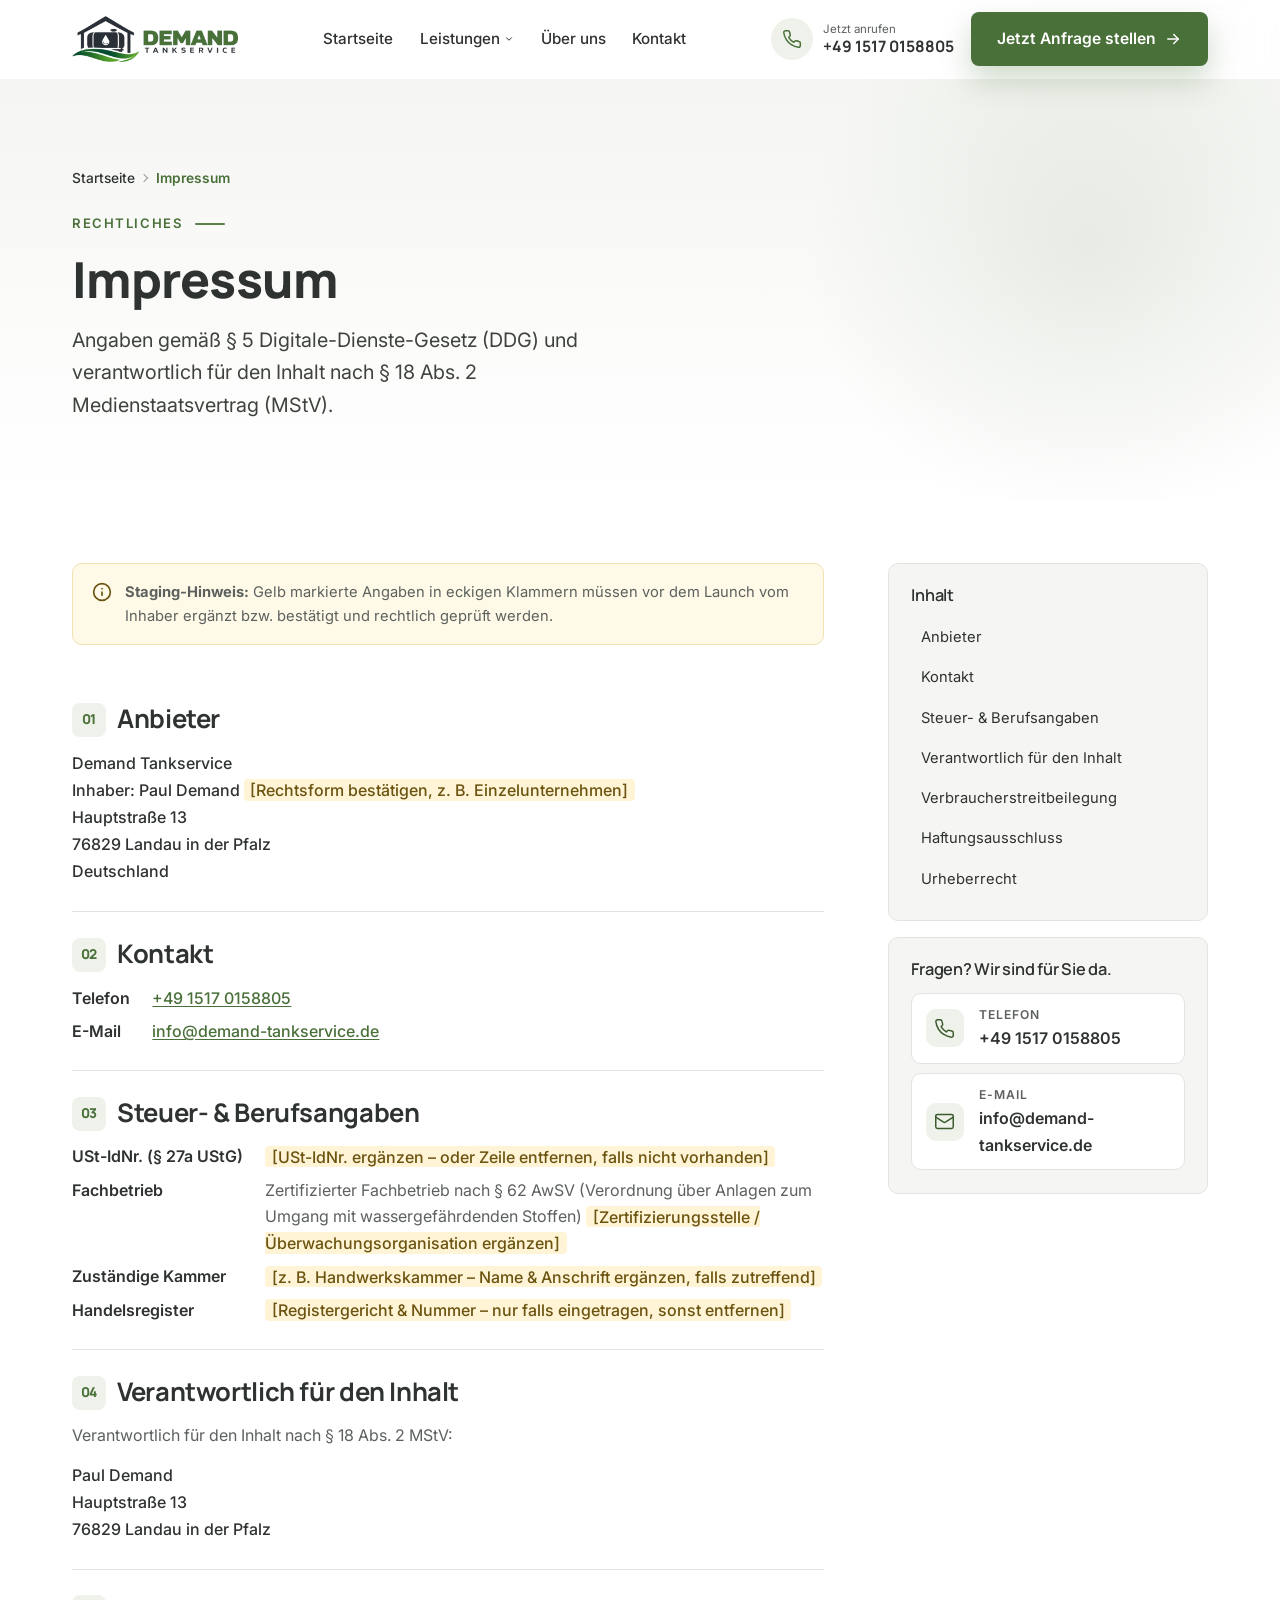
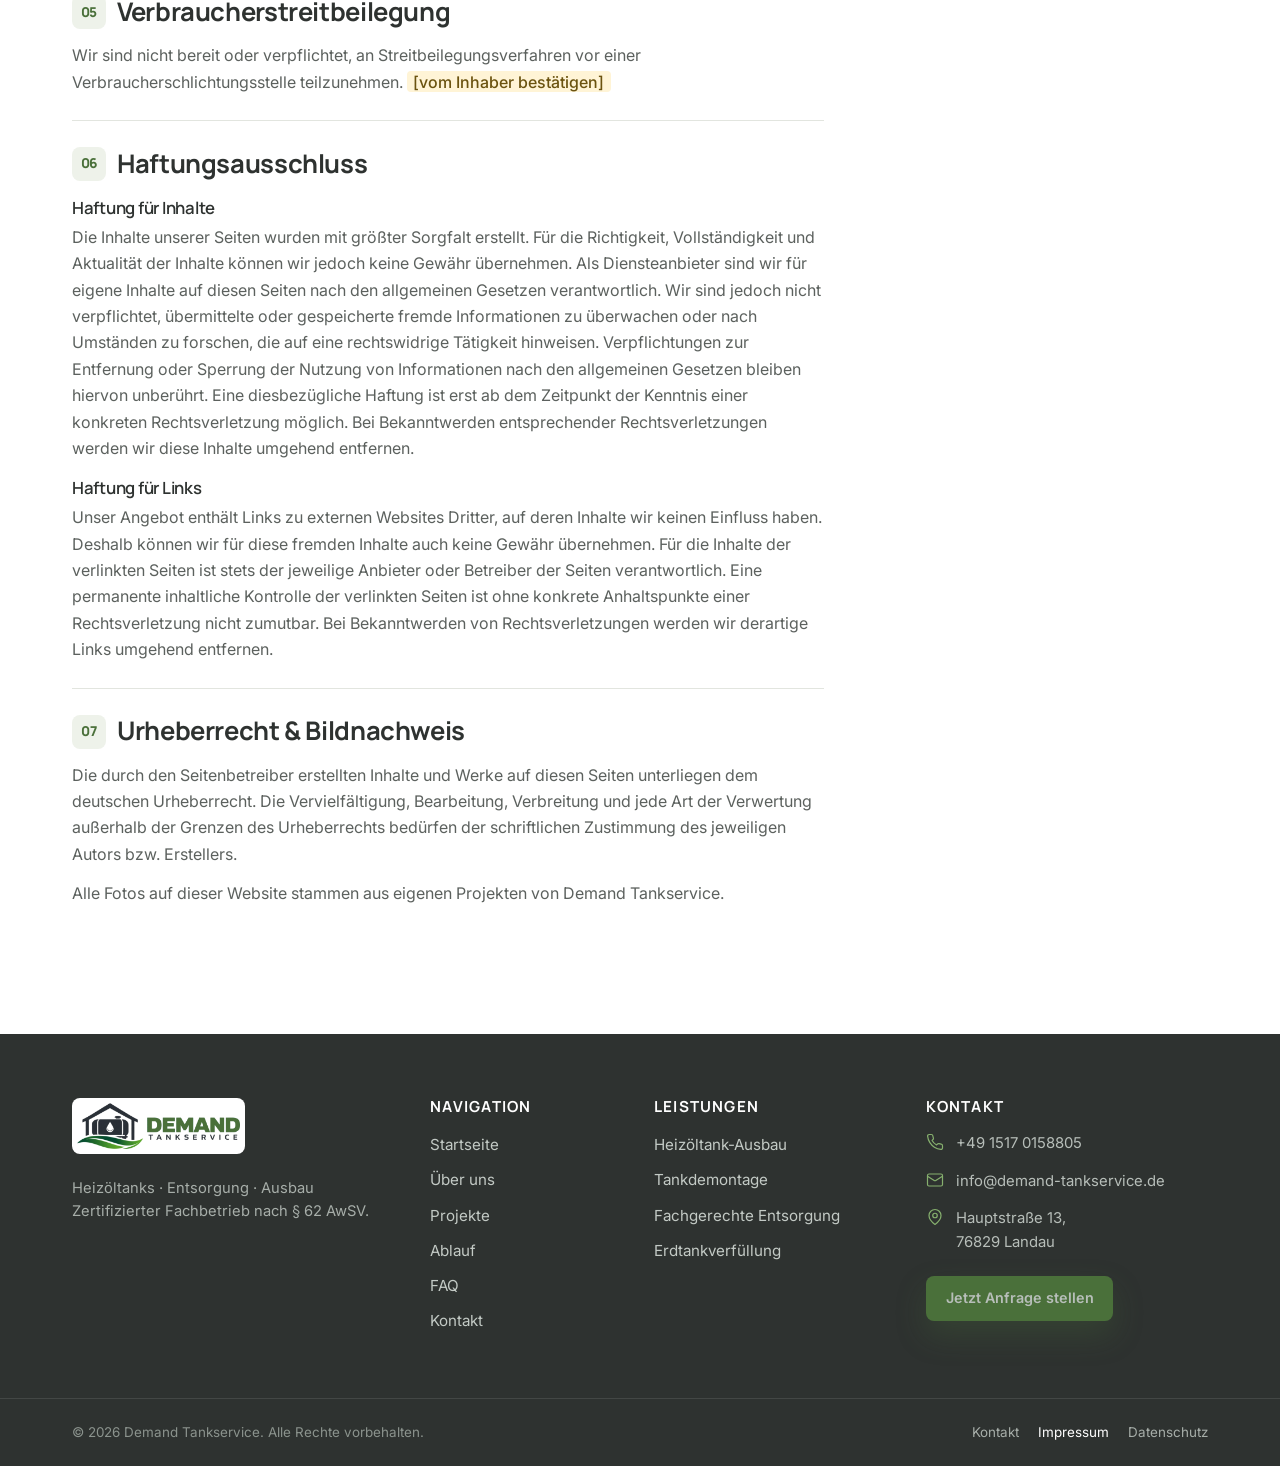
<file: impressum.html>
<!DOCTYPE html>
<html lang="de">
<head>
  <meta charset="UTF-8" />
  <meta name="viewport" content="width=device-width, initial-scale=1.0" />
  <title>Impressum | Demand Tankservice</title>
  <meta name="description" content="Impressum von Demand Tankservice – Paul Demand, Hauptstraße 13, 76829 Landau. Angaben gemäß § 5 DDG." />
  <meta name="robots" content="noindex, follow" />
  <meta name="theme-color" content="#2E3230" />
  <link rel="icon" href="assets/favicon.png" type="image/png" />

  <meta property="og:type" content="website" />
  <meta property="og:title" content="Impressum | Demand Tankservice" />
  <meta property="og:description" content="Impressum von Demand Tankservice – Paul Demand, Hauptstraße 13, 76829 Landau. Angaben gemäß § 5 DDG." />
  <meta property="og:locale" content="de_DE" />

  <link rel="preconnect" href="https://fonts.googleapis.com" />
  <link rel="preconnect" href="https://fonts.gstatic.com" crossorigin />
  <link href="https://fonts.googleapis.com/css2?family=Inter:wght@400;500;600&family=Manrope:wght@500;600;700;800&display=swap" rel="stylesheet" />
  <link rel="stylesheet" href="css/styles.css" />
</head>
<body>
  <a class="skip-link" href="#inhalt">Zum Inhalt springen</a>

  <div class="bg-fx" aria-hidden="true">
    <span class="bg-blob bg-blob-1"></span>
    <span class="bg-blob bg-blob-2"></span>
  </div>
  <!-- ============ HEADER ============ -->
  <header class="site-header" id="top">
    <div class="container header-inner">
      <a class="brand" href="index.html" aria-label="Demand Tankservice – Startseite">
        <img class="brand-mark" src="assets/logo-full.png" alt="Demand Tankservice" width="166" height="46" />
      </a>

      <nav class="main-nav" id="main-nav" aria-label="Hauptnavigation">
        <ul>
          <li><a href="index.html">Startseite</a></li>
          <li class="has-sub">
            <a href="index.html#leistungen">Leistungen<svg class="nav-caret" viewBox="0 0 24 24" fill="none" stroke="currentColor" stroke-width="2.4" stroke-linecap="round" stroke-linejoin="round" aria-hidden="true"><path d="m6 9 6 6 6-6"/></svg></a>
            <div class="sub-menu">
              <ul>
                <li><a href="heizoeltank-ausbau.html"><span class="sub-ic"><svg viewBox="0 0 24 24" fill="none" stroke="currentColor" stroke-width="1.7" stroke-linecap="round" stroke-linejoin="round" aria-hidden="true"><path d="M3 21h18"/><path d="M5 21V8a2 2 0 0 1 2-2h10a2 2 0 0 1 2 2v13"/><path d="M9 6V4h6v2"/><path d="M8 11h8M8 15h8"/></svg></span>Heizöltank-Ausbau</a></li>
                <li><a href="tankdemontage.html"><span class="sub-ic"><svg viewBox="0 0 24 24" fill="none" stroke="currentColor" stroke-width="1.7" stroke-linecap="round" stroke-linejoin="round" aria-hidden="true"><path d="M14.7 6.3a4 4 0 0 0-5.4 5.4L3 18v3h3l6.3-6.3a4 4 0 0 0 5.4-5.4l-2.3 2.3-2-2 2.3-2.3Z"/></svg></span>Tankdemontage</a></li>
                <li><a href="entsorgung.html"><span class="sub-ic"><svg viewBox="0 0 24 24" fill="none" stroke="currentColor" stroke-width="1.7" stroke-linecap="round" stroke-linejoin="round" aria-hidden="true"><path d="M21 8a9 9 0 1 0-1.5 5"/><path d="M21 4v4h-4"/><path d="m9 12 2 2 4-4"/></svg></span>Fachgerechte Entsorgung</a></li>
                <li><a href="erdtankverfuellung.html"><span class="sub-ic"><svg viewBox="0 0 24 24" fill="none" stroke="currentColor" stroke-width="1.7" stroke-linecap="round" stroke-linejoin="round" aria-hidden="true"><path d="M3 21h18"/><path d="M3 21V10l9-6 9 6v11"/><path d="M3 14h18M3 17.5h18"/></svg></span>Erdtankverfüllung</a></li>
                <li class="sub-all"><a href="index.html#leistungen">Alle Leistungen im Überblick <svg width="16" height="16" viewBox="0 0 24 24" fill="none" stroke="currentColor" stroke-width="2" stroke-linecap="round" stroke-linejoin="round" aria-hidden="true"><path d="M5 12h14"/><path d="m13 6 6 6-6 6"/></svg></a></li>
              </ul>
            </div>
          </li>
          <li><a href="index.html#ueber-uns">Über uns</a></li>
          <li><a href="kontakt.html">Kontakt</a></li>
        </ul>
      </nav>

      <div class="header-right">
        <a class="header-call" href="tel:+4915170158805">
          <span class="header-call-ic" aria-hidden="true"><svg viewBox="0 0 24 24" fill="none" stroke="currentColor" stroke-width="1.8" stroke-linecap="round" stroke-linejoin="round" aria-hidden="true"><path d="M22 16.92v3a2 2 0 0 1-2.18 2 19.8 19.8 0 0 1-8.63-3.07 19.5 19.5 0 0 1-6-6 19.8 19.8 0 0 1-3.07-8.67A2 2 0 0 1 4.11 2h3a2 2 0 0 1 2 1.72c.13.96.36 1.9.7 2.81a2 2 0 0 1-.45 2.11L8.09 9.91a16 16 0 0 0 6 6l1.27-1.27a2 2 0 0 1 2.11-.45c.9.34 1.85.57 2.81.7A2 2 0 0 1 22 16.92Z"/></svg></span>
          <span class="header-call-txt"><span class="header-call-label">Jetzt anrufen</span><span class="header-call-num">+49&nbsp;1517&nbsp;0158805</span></span>
        </a>
        <a class="btn btn-primary header-cta" href="kontakt.html">
          <span>Jetzt Anfrage stellen</span>
          <svg class="btn-arrow" viewBox="0 0 24 24" fill="none" stroke="currentColor" stroke-width="2" stroke-linecap="round" stroke-linejoin="round" aria-hidden="true"><path d="M5 12h14"/><path d="m13 6 6 6-6 6"/></svg>
        </a>
      </div>

      <button class="nav-toggle" id="nav-toggle" aria-label="Menü öffnen" aria-expanded="false" aria-controls="mobile-nav">
        <span></span><span></span><span></span>
      </button>
    </div>

    <nav class="mobile-nav" id="mobile-nav" aria-label="Mobile Navigation" hidden>
      <ul>
        <li><a href="index.html">Startseite</a></li>
        <li><a href="index.html#leistungen">Leistungen</a></li>
        <li><ul class="mobile-sub">
          <li><a href="heizoeltank-ausbau.html">Heizöltank-Ausbau</a></li>
          <li><a href="tankdemontage.html">Tankdemontage</a></li>
          <li><a href="entsorgung.html">Fachgerechte Entsorgung</a></li>
          <li><a href="erdtankverfuellung.html">Erdtankverfüllung</a></li>
        </ul></li>
        <li><a href="index.html#ueber-uns">Über uns</a></li>
        <li><a href="index.html#projekte">Projekte</a></li>
        <li><a href="index.html#ablauf">Ablauf</a></li>
        <li><a href="index.html#faq">FAQ</a></li>
        <li><a href="kontakt.html">Kontakt</a></li>
      </ul>
      <a class="btn btn-primary btn-block" href="kontakt.html">Jetzt Anfrage stellen</a>
    </nav>
  </header>

  <main id="inhalt">
    <!-- ============ PAGE HERO ============ -->
    <section class="page-hero page-hero-plain" id="seitenkopf">
      <div class="container page-hero-inner">
        <div class="page-hero-copy">
          <nav class="breadcrumb" aria-label="Brotkrümelnavigation" data-hero="1"><ol><li><a href="index.html">Startseite</a></li><li><span aria-current="page">Impressum</span></li></ol></nav>
          <p class="eyebrow" data-hero="2">Rechtliches</p>
          <h1 data-hero="3">Impressum</h1>
          <p class="lead" data-hero="4">Angaben gemäß § 5 Digitale-Dienste-Gesetz (DDG) und verantwortlich für den Inhalt nach § 18 Abs. 2 Medienstaatsvertrag (MStV).</p>
        </div>
      </div>
    </section>

    <!-- ============ IMPRESSUM ============ -->
    <section class="section section-legal">
      <div class="container legal-grid">
        <article class="legal" data-reveal>
          <div class="staging-note" role="note">
            <svg viewBox="0 0 24 24" fill="none" stroke="currentColor" stroke-width="2" stroke-linecap="round" stroke-linejoin="round" aria-hidden="true"><circle cx="12" cy="12" r="10"/><path d="M12 16v-4M12 8h.01"/></svg>
            <p><strong>Staging-Hinweis:</strong> Gelb markierte Angaben in eckigen Klammern müssen vor dem Launch vom Inhaber ergänzt bzw. bestätigt und rechtlich geprüft werden.</p>
          </div>

          <div class="legal-block" id="anbieter">
            <h2><span class="legal-num">01</span>Anbieter</h2>
            <address>
              Demand Tankservice<br />
              Inhaber: Paul Demand <mark class="todo">[Rechtsform bestätigen, z. B. Einzelunternehmen]</mark><br />
              Hauptstraße 13<br />
              76829 Landau in der Pfalz<br />
              Deutschland
            </address>
          </div>

          <div class="legal-block" id="kontakt-daten">
            <h2><span class="legal-num">02</span>Kontakt</h2>
            <dl>
              <dt>Telefon</dt><dd><a href="tel:+4915170158805">+49&nbsp;1517&nbsp;0158805</a></dd>
              <dt>E-Mail</dt><dd><a href="mailto:info@demand-tankservice.de">info@demand-tankservice.de</a></dd>
            </dl>
          </div>

          <div class="legal-block" id="register">
            <h2><span class="legal-num">03</span>Steuer- &amp; Berufsangaben</h2>
            <dl>
              <dt>USt-IdNr. (§ 27a UStG)</dt><dd><mark class="todo">[USt-IdNr. ergänzen – oder Zeile entfernen, falls nicht vorhanden]</mark></dd>
              <dt>Fachbetrieb</dt><dd>Zertifizierter Fachbetrieb nach § 62 AwSV (Verordnung über Anlagen zum Umgang mit wassergefährdenden Stoffen) <mark class="todo">[Zertifizierungsstelle / Überwachungsorganisation ergänzen]</mark></dd>
              <dt>Zuständige Kammer</dt><dd><mark class="todo">[z. B. Handwerkskammer – Name &amp; Anschrift ergänzen, falls zutreffend]</mark></dd>
              <dt>Handelsregister</dt><dd><mark class="todo">[Registergericht &amp; Nummer – nur falls eingetragen, sonst entfernen]</mark></dd>
            </dl>
          </div>

          <div class="legal-block" id="verantwortlich">
            <h2><span class="legal-num">04</span>Verantwortlich für den Inhalt</h2>
            <p>Verantwortlich für den Inhalt nach § 18 Abs. 2 MStV:</p>
            <address>Paul Demand<br />Hauptstraße 13<br />76829 Landau in der Pfalz</address>
          </div>

          <div class="legal-block" id="streitbeilegung">
            <h2><span class="legal-num">05</span>Verbraucherstreitbeilegung</h2>
            <p>Wir sind nicht bereit oder verpflichtet, an Streitbeilegungsverfahren vor einer Verbraucherschlichtungsstelle teilzunehmen. <mark class="todo">[vom Inhaber bestätigen]</mark></p>
          </div>

          <div class="legal-block" id="haftung">
            <h2><span class="legal-num">06</span>Haftungsausschluss</h2>
            <h3>Haftung für Inhalte</h3>
            <p>Die Inhalte unserer Seiten wurden mit größter Sorgfalt erstellt. Für die Richtigkeit, Vollständigkeit und Aktualität der Inhalte können wir jedoch keine Gewähr übernehmen. Als Diensteanbieter sind wir für eigene Inhalte auf diesen Seiten nach den allgemeinen Gesetzen verantwortlich. Wir sind jedoch nicht verpflichtet, übermittelte oder gespeicherte fremde Informationen zu überwachen oder nach Umständen zu forschen, die auf eine rechtswidrige Tätigkeit hinweisen. Verpflichtungen zur Entfernung oder Sperrung der Nutzung von Informationen nach den allgemeinen Gesetzen bleiben hiervon unberührt. Eine diesbezügliche Haftung ist erst ab dem Zeitpunkt der Kenntnis einer konkreten Rechtsverletzung möglich. Bei Bekanntwerden entsprechender Rechtsverletzungen werden wir diese Inhalte umgehend entfernen.</p>
            <h3>Haftung für Links</h3>
            <p>Unser Angebot enthält Links zu externen Websites Dritter, auf deren Inhalte wir keinen Einfluss haben. Deshalb können wir für diese fremden Inhalte auch keine Gewähr übernehmen. Für die Inhalte der verlinkten Seiten ist stets der jeweilige Anbieter oder Betreiber der Seiten verantwortlich. Eine permanente inhaltliche Kontrolle der verlinkten Seiten ist ohne konkrete Anhaltspunkte einer Rechtsverletzung nicht zumutbar. Bei Bekanntwerden von Rechtsverletzungen werden wir derartige Links umgehend entfernen.</p>
          </div>

          <div class="legal-block" id="urheberrecht">
            <h2><span class="legal-num">07</span>Urheberrecht &amp; Bildnachweis</h2>
            <p>Die durch den Seitenbetreiber erstellten Inhalte und Werke auf diesen Seiten unterliegen dem deutschen Urheberrecht. Die Vervielfältigung, Bearbeitung, Verbreitung und jede Art der Verwertung außerhalb der Grenzen des Urheberrechts bedürfen der schriftlichen Zustimmung des jeweiligen Autors bzw. Erstellers.</p>
            <p>Alle Fotos auf dieser Website stammen aus eigenen Projekten von Demand Tankservice.</p>
          </div>
        </article>

        <aside class="legal-aside" data-reveal>
          <div class="legal-card">
            <h3>Inhalt</h3>
            <nav class="legal-toc" aria-label="Inhalt des Impressums">
              <a href="#anbieter">Anbieter</a>
              <a href="#kontakt-daten">Kontakt</a>
              <a href="#register">Steuer- &amp; Berufsangaben</a>
              <a href="#verantwortlich">Verantwortlich für den Inhalt</a>
              <a href="#streitbeilegung">Verbraucherstreitbeilegung</a>
              <a href="#haftung">Haftungsausschluss</a>
              <a href="#urheberrecht">Urheberrecht</a>
            </nav>
          </div>
          <div class="legal-card">
            <h3>Fragen? Wir sind für Sie da.</h3>
            <ul class="contact-cards">
              <li class="contact-c">
                <span class="contact-c-icon" aria-hidden="true"><svg viewBox="0 0 24 24" fill="none" stroke="currentColor" stroke-width="1.7" stroke-linecap="round" stroke-linejoin="round" aria-hidden="true"><path d="M22 16.92v3a2 2 0 0 1-2.18 2 19.8 19.8 0 0 1-8.63-3.07 19.5 19.5 0 0 1-6-6 19.8 19.8 0 0 1-3.07-8.67A2 2 0 0 1 4.11 2h3a2 2 0 0 1 2 1.72c.13.96.36 1.9.7 2.81a2 2 0 0 1-.45 2.11L8.09 9.91a16 16 0 0 0 6 6l1.27-1.27a2 2 0 0 1 2.11-.45c.9.34 1.85.57 2.81.7A2 2 0 0 1 22 16.92Z"/></svg></span>
                <span class="contact-c-body"><span class="contact-c-label">Telefon</span><a class="contact-c-value" href="tel:+4915170158805">+49&nbsp;1517&nbsp;0158805</a></span>
              </li>
              <li class="contact-c">
                <span class="contact-c-icon" aria-hidden="true"><svg viewBox="0 0 24 24" fill="none" stroke="currentColor" stroke-width="1.7" stroke-linecap="round" stroke-linejoin="round" aria-hidden="true"><rect x="2" y="4" width="20" height="16" rx="2"/><path d="m22 7-8.97 5.7a1.94 1.94 0 0 1-2.06 0L2 7"/></svg></span>
                <span class="contact-c-body"><span class="contact-c-label">E-Mail</span><a class="contact-c-value" href="mailto:info@demand-tankservice.de">info@demand-tankservice.de</a></span>
              </li>
            </ul>
          </div>
        </aside>
      </div>
    </section>
  </main>

  <!-- ============ FOOTER ============ -->
  <footer class="site-footer">
    <div class="container footer-inner">
      <div class="footer-brand">
        <a class="brand brand-footer" href="index.html" aria-label="Demand Tankservice – Startseite">
          <img class="brand-mark" src="assets/logo-full.png" alt="Demand Tankservice" width="173" height="48" />
        </a>
        <p class="footer-tagline">Heizöltanks · Entsorgung · Ausbau<br />Zertifizierter Fachbetrieb nach § 62 AwSV.</p>
      </div>

      <nav class="footer-nav" aria-label="Footer-Navigation">
        <h4>Navigation</h4>
        <ul>
          <li><a href="index.html">Startseite</a></li>
          <li><a href="index.html#ueber-uns">Über uns</a></li>
          <li><a href="index.html#projekte">Projekte</a></li>
          <li><a href="index.html#ablauf">Ablauf</a></li>
          <li><a href="index.html#faq">FAQ</a></li>
          <li><a href="kontakt.html">Kontakt</a></li>
        </ul>
      </nav>

      <nav class="footer-nav" aria-label="Leistungen">
        <h4>Leistungen</h4>
        <ul>
          <li><a href="heizoeltank-ausbau.html">Heizöltank-Ausbau</a></li>
          <li><a href="tankdemontage.html">Tankdemontage</a></li>
          <li><a href="entsorgung.html">Fachgerechte Entsorgung</a></li>
          <li><a href="erdtankverfuellung.html">Erdtankverfüllung</a></li>
        </ul>
      </nav>

      <div class="footer-contact">
        <h4>Kontakt</h4>
        <ul>
          <li><svg viewBox="0 0 24 24" fill="none" stroke="currentColor" stroke-width="1.6" stroke-linecap="round" stroke-linejoin="round" aria-hidden="true"><path d="M22 16.92v3a2 2 0 0 1-2.18 2 19.8 19.8 0 0 1-8.63-3.07 19.5 19.5 0 0 1-6-6 19.8 19.8 0 0 1-3.07-8.67A2 2 0 0 1 4.11 2h3a2 2 0 0 1 2 1.72c.13.96.36 1.9.7 2.81a2 2 0 0 1-.45 2.11L8.09 9.91a16 16 0 0 0 6 6l1.27-1.27a2 2 0 0 1 2.11-.45c.9.34 1.85.57 2.81.7A2 2 0 0 1 22 16.92Z"/></svg><a href="tel:+4915170158805">+49&nbsp;1517&nbsp;0158805</a></li>
          <li><svg viewBox="0 0 24 24" fill="none" stroke="currentColor" stroke-width="1.6" stroke-linecap="round" stroke-linejoin="round" aria-hidden="true"><rect x="2" y="4" width="20" height="16" rx="2"/><path d="m22 7-8.97 5.7a1.94 1.94 0 0 1-2.06 0L2 7"/></svg><a href="mailto:info@demand-tankservice.de">info@demand-tankservice.de</a></li>
          <li><svg viewBox="0 0 24 24" fill="none" stroke="currentColor" stroke-width="1.6" stroke-linecap="round" stroke-linejoin="round" aria-hidden="true"><path d="M20 10c0 6-8 12-8 12s-8-6-8-12a8 8 0 0 1 16 0Z"/><circle cx="12" cy="10" r="3"/></svg><span>Hauptstraße 13,<br />76829 Landau</span></li>
        </ul>
        <a class="btn btn-primary btn-sm" href="kontakt.html">Jetzt Anfrage stellen</a>
      </div>
    </div>

    <div class="footer-bottom">
      <div class="container footer-bottom-inner">
        <p>&copy; <span id="jahr">2026</span> Demand Tankservice. Alle Rechte vorbehalten.</p>
        <nav class="footer-legal" aria-label="Rechtliches">
          <a href="kontakt.html">Kontakt</a>
          <a href="impressum.html" aria-current="page">Impressum</a>
          <a href="datenschutz.html">Datenschutz</a>
        </nav>
      </div>
    </div>
  </footer>

  <script src="js/vendor/gsap.min.js" defer></script>
  <script src="js/vendor/ScrollTrigger.min.js" defer></script>
  <script src="js/vendor/lenis.min.js" defer></script>
  <script src="js/main.js" defer></script>
</body>
</html>
</file>
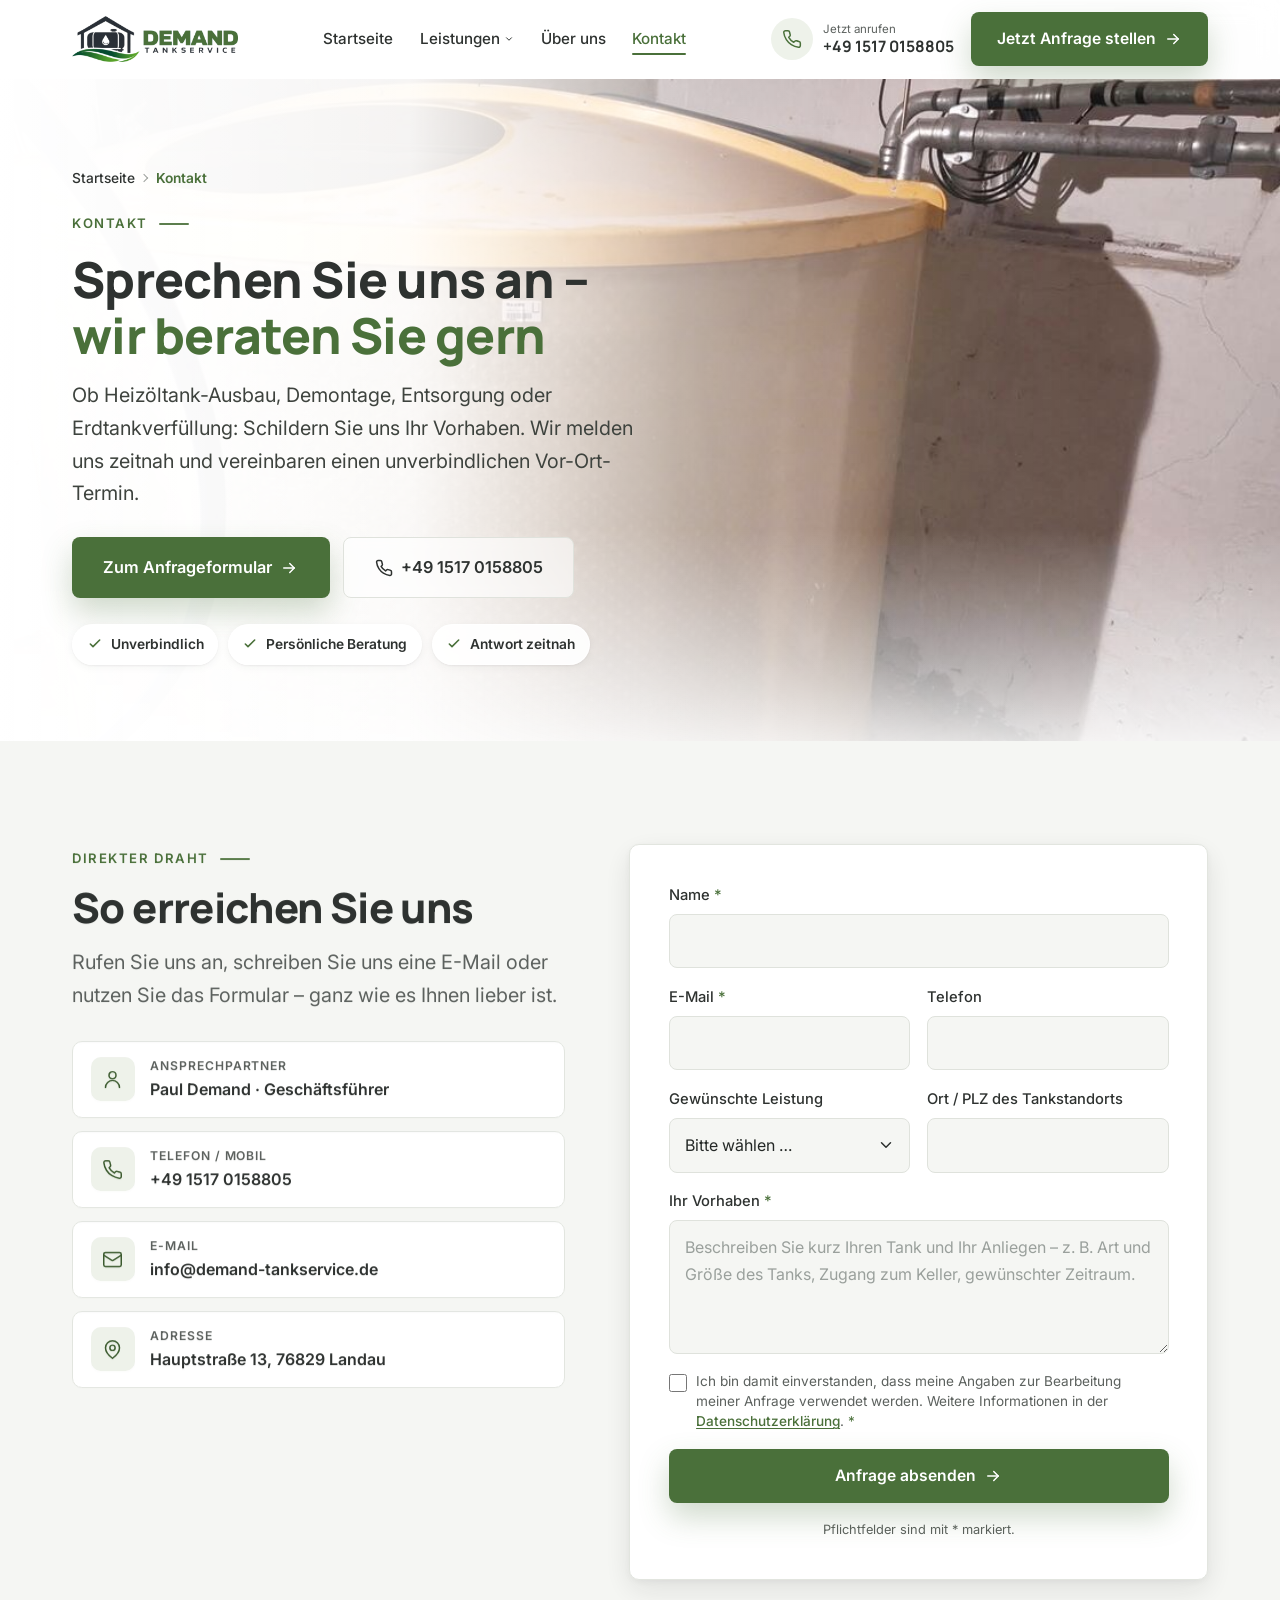
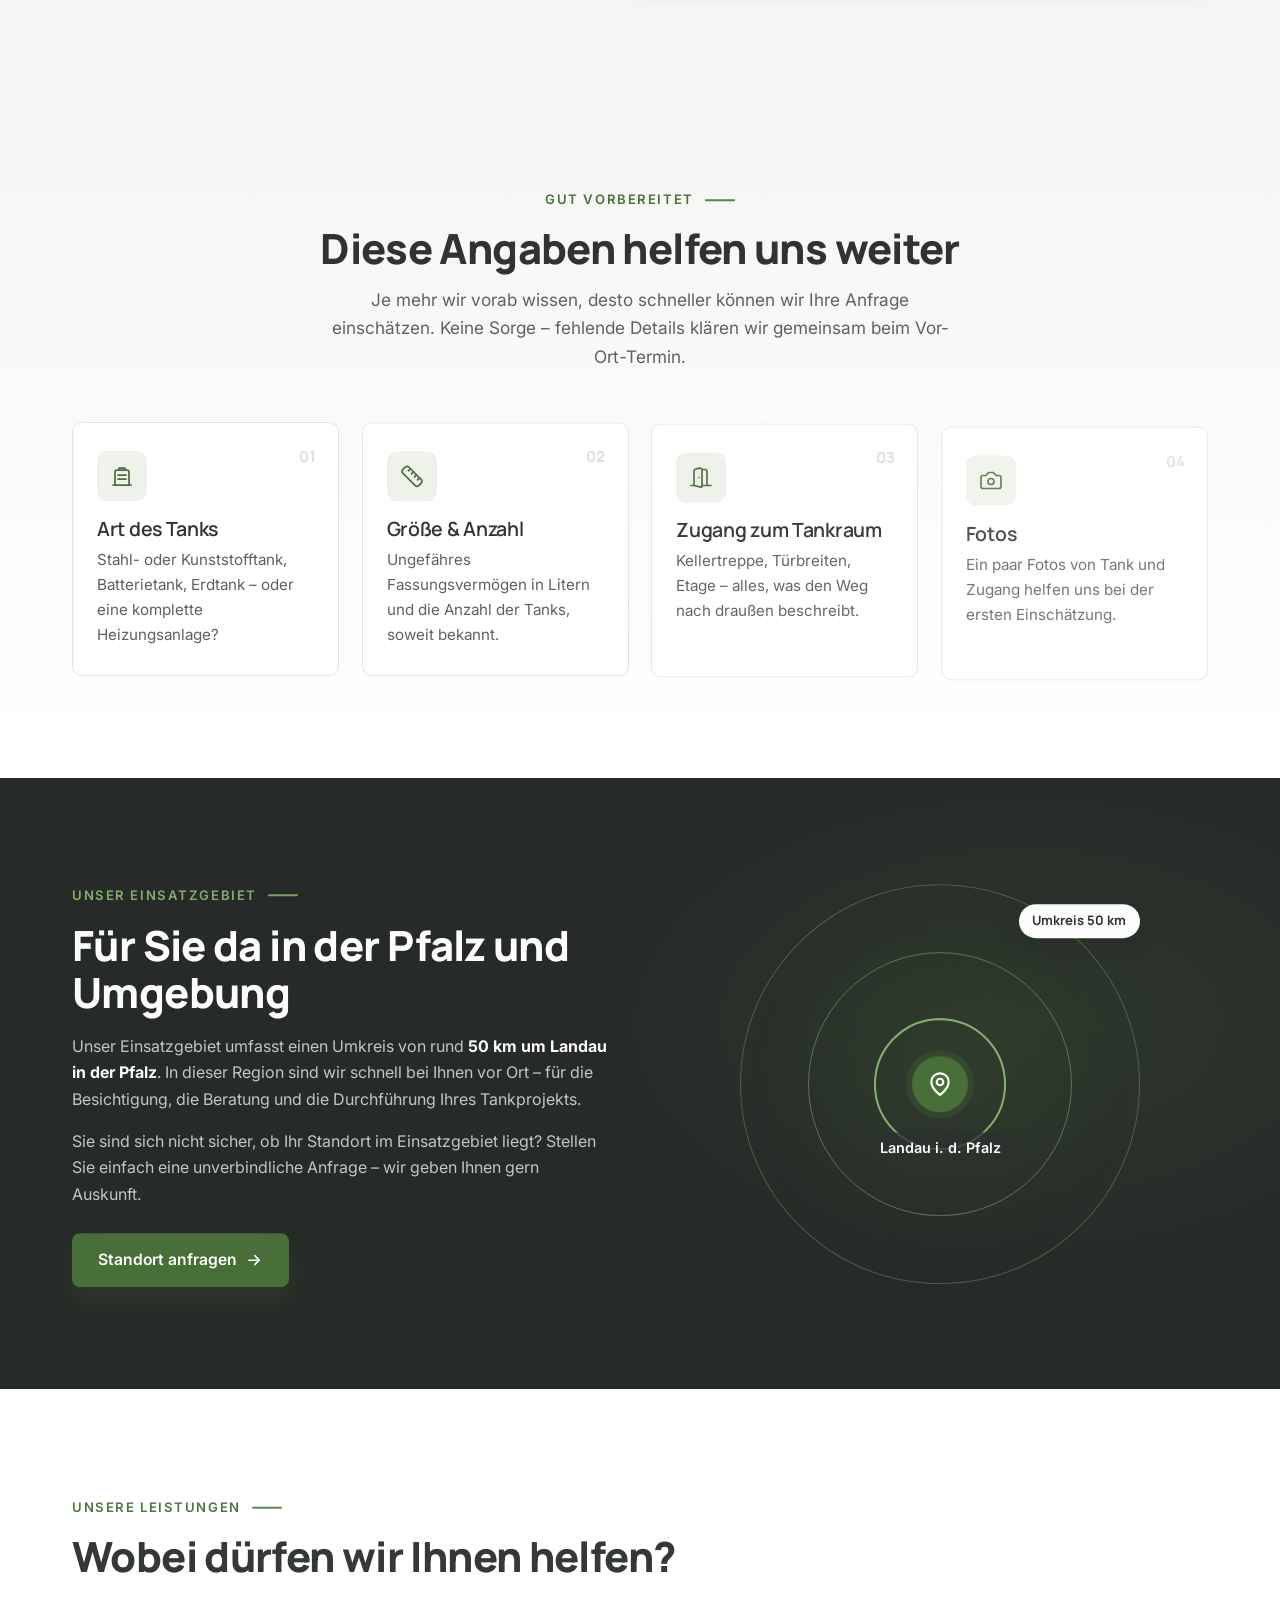
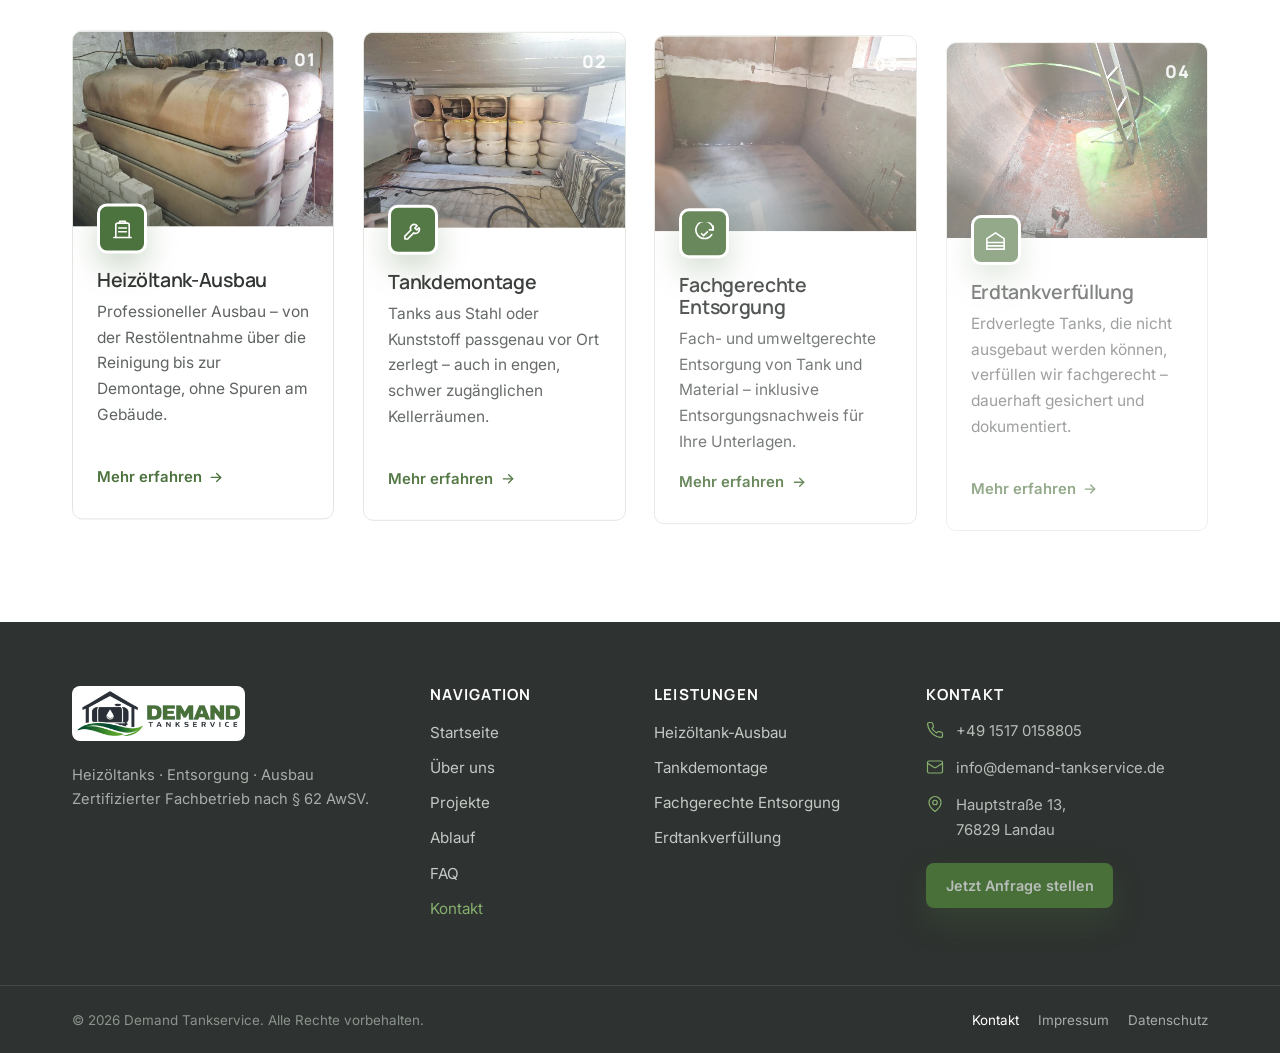
<file: kontakt.html>
<!DOCTYPE html>
<html lang="de">
<head>
  <meta charset="UTF-8" />
  <meta name="viewport" content="width=device-width, initial-scale=1.0" />
  <title>Kontakt | Demand Tankservice</title>
  <meta name="description" content="Kontakt zu Demand Tankservice: Anfrage für Heizöltank-Ausbau, Tankdemontage, Entsorgung oder Erdtankverfüllung stellen. Telefon +49 1517 0158805 · Hauptstraße 13, 76829 Landau." />
  <meta name="theme-color" content="#2E3230" />
  <link rel="icon" href="assets/favicon.png" type="image/png" />

  <meta property="og:type" content="website" />
  <meta property="og:title" content="Kontakt | Demand Tankservice" />
  <meta property="og:description" content="Kontakt zu Demand Tankservice: Anfrage für Heizöltank-Ausbau, Tankdemontage, Entsorgung oder Erdtankverfüllung stellen. Telefon +49 1517 0158805 · Hauptstraße 13, 76829 Landau." />
  <meta property="og:locale" content="de_DE" />

  <link rel="preconnect" href="https://fonts.googleapis.com" />
  <link rel="preconnect" href="https://fonts.gstatic.com" crossorigin />
  <link href="https://fonts.googleapis.com/css2?family=Inter:wght@400;500;600&family=Manrope:wght@500;600;700;800&display=swap" rel="stylesheet" />
  <link rel="stylesheet" href="css/styles.css" />
</head>
<body>
  <a class="skip-link" href="#inhalt">Zum Inhalt springen</a>

  <div class="bg-fx" aria-hidden="true">
    <span class="bg-blob bg-blob-1"></span>
    <span class="bg-blob bg-blob-2"></span>
  </div>
  <!-- ============ HEADER ============ -->
  <header class="site-header" id="top">
    <div class="container header-inner">
      <a class="brand" href="index.html" aria-label="Demand Tankservice – Startseite">
        <img class="brand-mark" src="assets/logo-full.png" alt="Demand Tankservice" width="166" height="46" />
      </a>

      <nav class="main-nav" id="main-nav" aria-label="Hauptnavigation">
        <ul>
          <li><a href="index.html">Startseite</a></li>
          <li class="has-sub">
            <a href="index.html#leistungen">Leistungen<svg class="nav-caret" viewBox="0 0 24 24" fill="none" stroke="currentColor" stroke-width="2.4" stroke-linecap="round" stroke-linejoin="round" aria-hidden="true"><path d="m6 9 6 6 6-6"/></svg></a>
            <div class="sub-menu">
              <ul>
                <li><a href="heizoeltank-ausbau.html"><span class="sub-ic"><svg viewBox="0 0 24 24" fill="none" stroke="currentColor" stroke-width="1.7" stroke-linecap="round" stroke-linejoin="round" aria-hidden="true"><path d="M3 21h18"/><path d="M5 21V8a2 2 0 0 1 2-2h10a2 2 0 0 1 2 2v13"/><path d="M9 6V4h6v2"/><path d="M8 11h8M8 15h8"/></svg></span>Heizöltank-Ausbau</a></li>
                <li><a href="tankdemontage.html"><span class="sub-ic"><svg viewBox="0 0 24 24" fill="none" stroke="currentColor" stroke-width="1.7" stroke-linecap="round" stroke-linejoin="round" aria-hidden="true"><path d="M14.7 6.3a4 4 0 0 0-5.4 5.4L3 18v3h3l6.3-6.3a4 4 0 0 0 5.4-5.4l-2.3 2.3-2-2 2.3-2.3Z"/></svg></span>Tankdemontage</a></li>
                <li><a href="entsorgung.html"><span class="sub-ic"><svg viewBox="0 0 24 24" fill="none" stroke="currentColor" stroke-width="1.7" stroke-linecap="round" stroke-linejoin="round" aria-hidden="true"><path d="M21 8a9 9 0 1 0-1.5 5"/><path d="M21 4v4h-4"/><path d="m9 12 2 2 4-4"/></svg></span>Fachgerechte Entsorgung</a></li>
                <li><a href="erdtankverfuellung.html"><span class="sub-ic"><svg viewBox="0 0 24 24" fill="none" stroke="currentColor" stroke-width="1.7" stroke-linecap="round" stroke-linejoin="round" aria-hidden="true"><path d="M3 21h18"/><path d="M3 21V10l9-6 9 6v11"/><path d="M3 14h18M3 17.5h18"/></svg></span>Erdtankverfüllung</a></li>
                <li class="sub-all"><a href="index.html#leistungen">Alle Leistungen im Überblick <svg width="16" height="16" viewBox="0 0 24 24" fill="none" stroke="currentColor" stroke-width="2" stroke-linecap="round" stroke-linejoin="round" aria-hidden="true"><path d="M5 12h14"/><path d="m13 6 6 6-6 6"/></svg></a></li>
              </ul>
            </div>
          </li>
          <li><a href="index.html#ueber-uns">Über uns</a></li>
          <li><a href="kontakt.html" class="is-active" aria-current="page">Kontakt</a></li>
        </ul>
      </nav>

      <div class="header-right">
        <a class="header-call" href="tel:+4915170158805">
          <span class="header-call-ic" aria-hidden="true"><svg viewBox="0 0 24 24" fill="none" stroke="currentColor" stroke-width="1.8" stroke-linecap="round" stroke-linejoin="round" aria-hidden="true"><path d="M22 16.92v3a2 2 0 0 1-2.18 2 19.8 19.8 0 0 1-8.63-3.07 19.5 19.5 0 0 1-6-6 19.8 19.8 0 0 1-3.07-8.67A2 2 0 0 1 4.11 2h3a2 2 0 0 1 2 1.72c.13.96.36 1.9.7 2.81a2 2 0 0 1-.45 2.11L8.09 9.91a16 16 0 0 0 6 6l1.27-1.27a2 2 0 0 1 2.11-.45c.9.34 1.85.57 2.81.7A2 2 0 0 1 22 16.92Z"/></svg></span>
          <span class="header-call-txt"><span class="header-call-label">Jetzt anrufen</span><span class="header-call-num">+49&nbsp;1517&nbsp;0158805</span></span>
        </a>
        <a class="btn btn-primary header-cta" href="#anfrage">
          <span>Jetzt Anfrage stellen</span>
          <svg class="btn-arrow" viewBox="0 0 24 24" fill="none" stroke="currentColor" stroke-width="2" stroke-linecap="round" stroke-linejoin="round" aria-hidden="true"><path d="M5 12h14"/><path d="m13 6 6 6-6 6"/></svg>
        </a>
      </div>

      <button class="nav-toggle" id="nav-toggle" aria-label="Menü öffnen" aria-expanded="false" aria-controls="mobile-nav">
        <span></span><span></span><span></span>
      </button>
    </div>

    <nav class="mobile-nav" id="mobile-nav" aria-label="Mobile Navigation" hidden>
      <ul>
        <li><a href="index.html">Startseite</a></li>
        <li><a href="index.html#leistungen">Leistungen</a></li>
        <li><ul class="mobile-sub">
          <li><a href="heizoeltank-ausbau.html">Heizöltank-Ausbau</a></li>
          <li><a href="tankdemontage.html">Tankdemontage</a></li>
          <li><a href="entsorgung.html">Fachgerechte Entsorgung</a></li>
          <li><a href="erdtankverfuellung.html">Erdtankverfüllung</a></li>
        </ul></li>
        <li><a href="index.html#ueber-uns">Über uns</a></li>
        <li><a href="index.html#projekte">Projekte</a></li>
        <li><a href="index.html#ablauf">Ablauf</a></li>
        <li><a href="index.html#faq">FAQ</a></li>
        <li><a href="kontakt.html" aria-current="page">Kontakt</a></li>
      </ul>
      <a class="btn btn-primary btn-block" href="#anfrage">Jetzt Anfrage stellen</a>
    </nav>
  </header>

  <main id="inhalt">
    <!-- ============ PAGE HERO ============ -->
    <section class="page-hero" id="seitenkopf">
      <img class="page-hero-img" src="assets/images/ueber-uns.jpg" alt="Kunststoff-Heizöltank in einem Kellerraum" width="1120" height="1000" fetchpriority="high" style="object-position: 60% 40%;" />
      <div class="hero-scrim" aria-hidden="true"></div>
      <div class="container page-hero-inner">
        <div class="page-hero-copy">
          <nav class="breadcrumb" aria-label="Brotkrümelnavigation" data-hero="1"><ol><li><a href="index.html">Startseite</a></li><li><span aria-current="page">Kontakt</span></li></ol></nav>
          <p class="eyebrow" data-hero="2">Kontakt</p>
          <h1 data-hero="3">Sprechen Sie uns an – <span class="grn">wir beraten Sie gern</span></h1>
          <p class="lead" data-hero="4">Ob Heizöltank-Ausbau, Demontage, Entsorgung oder Erdtankverfüllung: Schildern Sie uns Ihr Vorhaben. Wir melden uns zeitnah und vereinbaren einen unverbindlichen Vor-Ort-Termin.</p>
          <div class="hero-actions" data-hero="4"><a class="btn btn-primary btn-lg" href="#anfrage"><span>Zum Anfrageformular</span><svg class="btn-arrow" viewBox="0 0 24 24" fill="none" stroke="currentColor" stroke-width="2" stroke-linecap="round" stroke-linejoin="round" aria-hidden="true"><path d="M5 12h14"/><path d="m13 6 6 6-6 6"/></svg></a>
            <a class="btn btn-ghost btn-lg" href="tel:+4915170158805"><svg width="18" height="18" viewBox="0 0 24 24" fill="none" stroke="currentColor" stroke-width="2" stroke-linecap="round" stroke-linejoin="round" aria-hidden="true"><path d="M22 16.92v3a2 2 0 0 1-2.18 2 19.8 19.8 0 0 1-8.63-3.07 19.5 19.5 0 0 1-6-6 19.8 19.8 0 0 1-3.07-8.67A2 2 0 0 1 4.11 2h3a2 2 0 0 1 2 1.72c.13.96.36 1.9.7 2.81a2 2 0 0 1-.45 2.11L8.09 9.91a16 16 0 0 0 6 6l1.27-1.27a2 2 0 0 1 2.11-.45c.9.34 1.85.57 2.81.7A2 2 0 0 1 22 16.92Z"/></svg><span>+49&nbsp;1517&nbsp;0158805</span></a></div>
          <div class="hero-chips" data-hero="5"><span class="hero-chip"><svg viewBox="0 0 24 24" fill="none" stroke="currentColor" stroke-width="2.4" stroke-linecap="round" stroke-linejoin="round" aria-hidden="true"><path d="m5 12 4 4 10-10"/></svg>Unverbindlich</span><span class="hero-chip"><svg viewBox="0 0 24 24" fill="none" stroke="currentColor" stroke-width="2.4" stroke-linecap="round" stroke-linejoin="round" aria-hidden="true"><path d="m5 12 4 4 10-10"/></svg>Persönliche Beratung</span><span class="hero-chip"><svg viewBox="0 0 24 24" fill="none" stroke="currentColor" stroke-width="2.4" stroke-linecap="round" stroke-linejoin="round" aria-hidden="true"><path d="m5 12 4 4 10-10"/></svg>Antwort zeitnah</span></div>
        </div>
      </div>
    </section>

    <!-- ============ KONTAKT ============ -->
    <section class="section section-contact" id="anfrage">
      <div class="container">
        <div class="contact-grid">
          <div class="contact-intro" data-reveal>
            <p class="eyebrow">Direkter Draht</p>
            <h2>So erreichen Sie uns</h2>
            <p class="lead">Rufen Sie uns an, schreiben Sie uns eine E-Mail oder nutzen Sie das Formular – ganz wie es Ihnen lieber ist.</p>
            <ul class="contact-cards" data-reveal>
        <li class="contact-c"><span class="contact-c-icon" aria-hidden="true"><svg viewBox="0 0 24 24" fill="none" stroke="currentColor" stroke-width="1.7" stroke-linecap="round" stroke-linejoin="round"><path d="M20 21a8 8 0 0 0-16 0"/><circle cx="12" cy="7" r="4"/></svg></span><span class="contact-c-body"><span class="contact-c-label">Ansprechpartner</span><span class="contact-c-value">Paul Demand · Geschäftsführer</span></span></li>
        <li class="contact-c"><span class="contact-c-icon" aria-hidden="true"><svg viewBox="0 0 24 24" fill="none" stroke="currentColor" stroke-width="1.7" stroke-linecap="round" stroke-linejoin="round"><path d="M22 16.92v3a2 2 0 0 1-2.18 2 19.8 19.8 0 0 1-8.63-3.07 19.5 19.5 0 0 1-6-6 19.8 19.8 0 0 1-3.07-8.67A2 2 0 0 1 4.11 2h3a2 2 0 0 1 2 1.72c.13.96.36 1.9.7 2.81a2 2 0 0 1-.45 2.11L8.09 9.91a16 16 0 0 0 6 6l1.27-1.27a2 2 0 0 1 2.11-.45c.9.34 1.85.57 2.81.7A2 2 0 0 1 22 16.92Z"/></svg></span><span class="contact-c-body"><span class="contact-c-label">Telefon / Mobil</span><a class="contact-c-value" href="tel:+4915170158805">+49&nbsp;1517&nbsp;0158805</a></span></li>
        <li class="contact-c"><span class="contact-c-icon" aria-hidden="true"><svg viewBox="0 0 24 24" fill="none" stroke="currentColor" stroke-width="1.7" stroke-linecap="round" stroke-linejoin="round"><rect x="2" y="4" width="20" height="16" rx="2"/><path d="m22 7-8.97 5.7a1.94 1.94 0 0 1-2.06 0L2 7"/></svg></span><span class="contact-c-body"><span class="contact-c-label">E-Mail</span><a class="contact-c-value" href="mailto:info@demand-tankservice.de">info@demand-tankservice.de</a></span></li>
        <li class="contact-c"><span class="contact-c-icon" aria-hidden="true"><svg viewBox="0 0 24 24" fill="none" stroke="currentColor" stroke-width="1.7" stroke-linecap="round" stroke-linejoin="round"><path d="M20 10c0 6-8 12-8 12s-8-6-8-12a8 8 0 0 1 16 0Z"/><circle cx="12" cy="10" r="3"/></svg></span><span class="contact-c-body"><span class="contact-c-label">Adresse</span><a class="contact-c-value" href="https://www.google.com/maps/search/?api=1&amp;query=Hauptstra%C3%9Fe+13+76829+Landau" target="_blank" rel="noopener">Hauptstraße 13, 76829 Landau</a></span></li>
      </ul>
          </div>
          <div class="contact-card" data-reveal>
            <form class="contact-form" id="kontakt-form" novalidate>
              <div class="form-row">
                <label for="kontakt-name">Name <span class="req" aria-hidden="true">*</span></label>
                <input type="text" id="kontakt-name" name="name" autocomplete="name" required />
              </div>
              <div class="form-grid-2">
                <div class="form-row">
                  <label for="kontakt-email">E-Mail <span class="req" aria-hidden="true">*</span></label>
                  <input type="email" id="kontakt-email" name="email" autocomplete="email" required />
                </div>
                <div class="form-row">
                  <label for="kontakt-telefon">Telefon</label>
                  <input type="tel" id="kontakt-telefon" name="telefon" autocomplete="tel" />
                </div>
              </div>
              <div class="form-grid-2">
                <div class="form-row">
                  <label for="kontakt-leistung">Gewünschte Leistung</label>
                  <select id="kontakt-leistung" name="leistung">
                    <option value="">Bitte wählen …</option>
                    <option value="heizoeltank-ausbau">Heizöltank-Ausbau</option>
                    <option value="tankdemontage">Tankdemontage</option>
                    <option value="entsorgung">Fachgerechte Entsorgung</option>
                    <option value="erdtankverfuellung">Erdtankverfüllung</option>
                    <option value="heizungsanlage">Komplette Heizungsanlage</option>
                    <option value="unklar">Ich bin noch unsicher</option>
                  </select>
                </div>
                <div class="form-row">
                  <label for="kontakt-ort">Ort / PLZ des Tankstandorts</label>
                  <input type="text" id="kontakt-ort" name="ort" autocomplete="postal-code" />
                </div>
              </div>
              <div class="form-row">
                <label for="kontakt-nachricht">Ihr Vorhaben <span class="req" aria-hidden="true">*</span></label>
                <textarea id="kontakt-nachricht" name="nachricht" rows="4" placeholder="Beschreiben Sie kurz Ihren Tank und Ihr Anliegen – z. B. Art und Größe des Tanks, Zugang zum Keller, gewünschter Zeitraum." required></textarea>
              </div>
              <div class="form-check">
                <input type="checkbox" id="kontakt-einwilligung" name="einwilligung" required />
                <label for="kontakt-einwilligung">Ich bin damit einverstanden, dass meine Angaben zur Bearbeitung meiner Anfrage verwendet werden. Weitere Informationen in der <a href="datenschutz.html" target="_blank" rel="noopener">Datenschutzerklärung</a>. <span class="req" aria-hidden="true">*</span></label>
              </div>
              <div class="funnel-hp" aria-hidden="true"><label>Bitte leer lassen <input type="text" name="website" tabindex="-1" autocomplete="off" /></label></div>
              <p class="form-status" id="kontakt-form-status" role="status" aria-live="polite" hidden></p>
              <button class="btn btn-primary btn-block" type="submit"><span>Anfrage absenden</span><svg class="btn-arrow" viewBox="0 0 24 24" fill="none" stroke="currentColor" stroke-width="2" stroke-linecap="round" stroke-linejoin="round" aria-hidden="true"><path d="M5 12h14"/><path d="m13 6 6 6-6 6"/></svg></button>
              <p class="form-note">Pflichtfelder sind mit * markiert.</p>
            </form>
          </div>
        </div>
      </div>
    </section>

    <!-- ============ TIPPS ============ -->
    <section class="section section-features" id="tipps">
      <div class="container">
        <header class="section-head center" data-reveal>
          <p class="eyebrow">Gut vorbereitet</p>
          <h2>Diese Angaben helfen uns weiter</h2>
          <p class="section-intro">Je mehr wir vorab wissen, desto schneller können wir Ihre Anfrage einschätzen. Keine Sorge – fehlende Details klären wir gemeinsam beim Vor-Ort-Termin.</p>
        </header>
        <div class="tips-grid" data-reveal-group>
          <article class="feature" data-reveal-item>
            <span class="feature-num" aria-hidden="true">01</span>
            <div class="feature-ic" aria-hidden="true"><svg viewBox="0 0 24 24" fill="none" stroke="currentColor" stroke-width="1.7" stroke-linecap="round" stroke-linejoin="round" aria-hidden="true"><path d="M3 21h18"/><path d="M5 21V8a2 2 0 0 1 2-2h10a2 2 0 0 1 2 2v13"/><path d="M9 6V4h6v2"/><path d="M8 11h8M8 15h8"/></svg></div>
            <h3>Art des Tanks</h3>
            <p>Stahl- oder Kunststofftank, Batterietank, Erdtank – oder eine komplette Heizungsanlage?</p>
          </article>
          <article class="feature" data-reveal-item>
            <span class="feature-num" aria-hidden="true">02</span>
            <div class="feature-ic" aria-hidden="true"><svg viewBox="0 0 24 24" fill="none" stroke="currentColor" stroke-width="1.7" stroke-linecap="round" stroke-linejoin="round" aria-hidden="true"><path d="M21.3 15.3a2.4 2.4 0 0 1 0 3.4l-2.6 2.6a2.4 2.4 0 0 1-3.4 0L2.7 8.7a2.4 2.4 0 0 1 0-3.4l2.6-2.6a2.4 2.4 0 0 1 3.4 0Z"/><path d="m14.5 12.5 2-2M11.5 9.5l2-2M8.5 6.5l2-2M17.5 15.5l2-2"/></svg></div>
            <h3>Größe &amp; Anzahl</h3>
            <p>Ungefähres Fassungsvermögen in Litern und die Anzahl der Tanks, soweit bekannt.</p>
          </article>
          <article class="feature" data-reveal-item>
            <span class="feature-num" aria-hidden="true">03</span>
            <div class="feature-ic" aria-hidden="true"><svg viewBox="0 0 24 24" fill="none" stroke="currentColor" stroke-width="1.7" stroke-linecap="round" stroke-linejoin="round" aria-hidden="true"><path d="M13 4h3a2 2 0 0 1 2 2v14"/><path d="M2 20h3M13 20h9"/><path d="M10 12v.01"/><path d="M13 4.56v16.16a1 1 0 0 1-1.24.97L5 20V5.56a2 2 0 0 1 1.51-1.94l4-1A2 2 0 0 1 13 4.56Z"/></svg></div>
            <h3>Zugang zum Tankraum</h3>
            <p>Kellertreppe, Türbreiten, Etage – alles, was den Weg nach draußen beschreibt.</p>
          </article>
          <article class="feature" data-reveal-item>
            <span class="feature-num" aria-hidden="true">04</span>
            <div class="feature-ic" aria-hidden="true"><svg viewBox="0 0 24 24" fill="none" stroke="currentColor" stroke-width="1.7" stroke-linecap="round" stroke-linejoin="round" aria-hidden="true"><path d="M14.5 4h-5L7 7H4a2 2 0 0 0-2 2v9a2 2 0 0 0 2 2h16a2 2 0 0 0 2-2V9a2 2 0 0 0-2-2h-3l-2.5-3Z"/><circle cx="12" cy="13" r="3"/></svg></div>
            <h3>Fotos</h3>
            <p>Ein paar Fotos von Tank und Zugang helfen uns bei der ersten Einschätzung.</p>
          </article>
        </div>
      </div>
    </section>

    <!-- ============ EINSATZGEBIET ============ -->
    <section class="section section-area" id="einsatzgebiet">
      <div class="container area-grid">
        <div class="area-copy" data-reveal>
          <p class="eyebrow">Unser Einsatzgebiet</p>
          <h2>Für Sie da in der Pfalz und Umgebung</h2>
          <p>Unser Einsatzgebiet umfasst einen Umkreis von rund <strong>50&nbsp;km um Landau in der Pfalz</strong>. In dieser Region sind wir schnell bei Ihnen vor Ort – für die Besichtigung, die Beratung und die Durchführung Ihres Tankprojekts.</p>
          <p>Sie sind sich nicht sicher, ob Ihr Standort im Einsatzgebiet liegt? Stellen Sie einfach eine unverbindliche Anfrage – wir geben Ihnen gern Auskunft.</p>
          <a class="btn btn-primary" href="#anfrage"><span>Standort anfragen</span><svg class="btn-arrow" viewBox="0 0 24 24" fill="none" stroke="currentColor" stroke-width="2" stroke-linecap="round" stroke-linejoin="round" aria-hidden="true"><path d="M5 12h14"/><path d="m13 6 6 6-6 6"/></svg></a>
        </div>
        <div class="area-visual" data-reveal aria-hidden="true">
          <div class="radius-map">
            <span class="radius-ring ring-1"></span>
            <span class="radius-ring ring-2"></span>
            <span class="radius-ring ring-3"></span>
            <span class="radius-pulse"></span>
            <span class="radius-center"><svg viewBox="0 0 24 24" fill="none" stroke="currentColor" stroke-width="2" stroke-linecap="round" stroke-linejoin="round" aria-hidden="true"><path d="M20 10c0 6-8 12-8 12s-8-6-8-12a8 8 0 0 1 16 0Z"/><circle cx="12" cy="10" r="3"/></svg></span>
            <span class="radius-label">Landau i. d. Pfalz</span>
            <span class="radius-badge">Umkreis 50&nbsp;km</span>
          </div>
        </div>
      </div>
    </section>

    <!-- ============ LEISTUNGEN ============ -->
    <section class="section section-leistungen" id="leistungen-kurz">
      <div class="container">
        <header class="section-head" data-reveal>
          <p class="eyebrow">Unsere Leistungen</p>
          <h2>Wobei dürfen wir Ihnen helfen?</h2>
        </header>
        <div class="cards cards-4" data-reveal-group>
          <article class="card leistung" data-reveal-item>
            <div class="card-media">
              <img src="assets/images/leistung-ausbau.jpg" alt="Heizöltanks aus Kunststoff im Kellerraum vor dem Ausbau" width="900" height="675" loading="lazy" />
              <span class="card-index">01</span>
            </div>
            <div class="card-body">
              <div class="card-icon" aria-hidden="true"><svg viewBox="0 0 24 24" fill="none" stroke="currentColor" stroke-width="1.7" stroke-linecap="round" stroke-linejoin="round" aria-hidden="true"><path d="M3 21h18"/><path d="M5 21V8a2 2 0 0 1 2-2h10a2 2 0 0 1 2 2v13"/><path d="M9 6V4h6v2"/><path d="M8 11h8M8 15h8"/></svg></div>
              <h3><a class="card-stretch" href="heizoeltank-ausbau.html">Heizöltank-Ausbau</a></h3>
              <p>Professioneller Ausbau – von der Restölentnahme über die Reinigung bis zur Demontage, ohne Spuren am Gebäude.</p>
              <span class="card-more" aria-hidden="true">Mehr erfahren <svg viewBox="0 0 24 24" fill="none" stroke="currentColor" stroke-width="2" stroke-linecap="round" stroke-linejoin="round" aria-hidden="true"><path d="M5 12h14"/><path d="m13 6 6 6-6 6"/></svg></span>
            </div>
          </article>
          <article class="card leistung" data-reveal-item>
            <div class="card-media">
              <img src="assets/images/leistung-demontage.jpg" alt="Zerlegte Kunststofftanks werden für den Abtransport vorbereitet" width="900" height="675" loading="lazy" />
              <span class="card-index">02</span>
            </div>
            <div class="card-body">
              <div class="card-icon" aria-hidden="true"><svg viewBox="0 0 24 24" fill="none" stroke="currentColor" stroke-width="1.7" stroke-linecap="round" stroke-linejoin="round" aria-hidden="true"><path d="M14.7 6.3a4 4 0 0 0-5.4 5.4L3 18v3h3l6.3-6.3a4 4 0 0 0 5.4-5.4l-2.3 2.3-2-2 2.3-2.3Z"/></svg></div>
              <h3><a class="card-stretch" href="tankdemontage.html">Tankdemontage</a></h3>
              <p>Tanks aus Stahl oder Kunststoff passgenau vor Ort zerlegt – auch in engen, schwer zugänglichen Kellerräumen.</p>
              <span class="card-more" aria-hidden="true">Mehr erfahren <svg viewBox="0 0 24 24" fill="none" stroke="currentColor" stroke-width="2" stroke-linecap="round" stroke-linejoin="round" aria-hidden="true"><path d="M5 12h14"/><path d="m13 6 6 6-6 6"/></svg></span>
            </div>
          </article>
          <article class="card leistung" data-reveal-item>
            <div class="card-media">
              <img src="assets/images/leistung-entsorgung.jpg" alt="Sauber geräumter, besenrein übergebener Kellerraum nach dem Tankausbau" width="900" height="675" loading="lazy" />
              <span class="card-index">03</span>
            </div>
            <div class="card-body">
              <div class="card-icon" aria-hidden="true"><svg viewBox="0 0 24 24" fill="none" stroke="currentColor" stroke-width="1.7" stroke-linecap="round" stroke-linejoin="round" aria-hidden="true"><path d="M21 8a9 9 0 1 0-1.5 5"/><path d="M21 4v4h-4"/><path d="m9 12 2 2 4-4"/></svg></div>
              <h3><a class="card-stretch" href="entsorgung.html">Fachgerechte Entsorgung</a></h3>
              <p>Fach- und umweltgerechte Entsorgung von Tank und Material – inklusive Entsorgungsnachweis für Ihre Unterlagen.</p>
              <span class="card-more" aria-hidden="true">Mehr erfahren <svg viewBox="0 0 24 24" fill="none" stroke="currentColor" stroke-width="2" stroke-linecap="round" stroke-linejoin="round" aria-hidden="true"><path d="M5 12h14"/><path d="m13 6 6 6-6 6"/></svg></span>
            </div>
          </article>
          <article class="card leistung" data-reveal-item>
            <div class="card-media">
              <img src="assets/images/why-work.jpg" alt="Erdverlegter Heizöltank im Außenbereich vor der Verfüllung" width="1000" height="1180" loading="lazy" />
              <span class="card-index">04</span>
            </div>
            <div class="card-body">
              <div class="card-icon" aria-hidden="true"><svg viewBox="0 0 24 24" fill="none" stroke="currentColor" stroke-width="1.7" stroke-linecap="round" stroke-linejoin="round" aria-hidden="true"><path d="M3 21h18"/><path d="M3 21V10l9-6 9 6v11"/><path d="M3 14h18M3 17.5h18"/></svg></div>
              <h3><a class="card-stretch" href="erdtankverfuellung.html">Erdtankverfüllung</a></h3>
              <p>Erdverlegte Tanks, die nicht ausgebaut werden können, verfüllen wir fachgerecht – dauerhaft gesichert und dokumentiert.</p>
              <span class="card-more" aria-hidden="true">Mehr erfahren <svg viewBox="0 0 24 24" fill="none" stroke="currentColor" stroke-width="2" stroke-linecap="round" stroke-linejoin="round" aria-hidden="true"><path d="M5 12h14"/><path d="m13 6 6 6-6 6"/></svg></span>
            </div>
          </article>
        </div>
      </div>
    </section>
  </main>

  <!-- ============ FOOTER ============ -->
  <footer class="site-footer">
    <div class="container footer-inner">
      <div class="footer-brand">
        <a class="brand brand-footer" href="index.html" aria-label="Demand Tankservice – Startseite">
          <img class="brand-mark" src="assets/logo-full.png" alt="Demand Tankservice" width="173" height="48" />
        </a>
        <p class="footer-tagline">Heizöltanks · Entsorgung · Ausbau<br />Zertifizierter Fachbetrieb nach § 62 AwSV.</p>
      </div>

      <nav class="footer-nav" aria-label="Footer-Navigation">
        <h4>Navigation</h4>
        <ul>
          <li><a href="index.html">Startseite</a></li>
          <li><a href="index.html#ueber-uns">Über uns</a></li>
          <li><a href="index.html#projekte">Projekte</a></li>
          <li><a href="index.html#ablauf">Ablauf</a></li>
          <li><a href="index.html#faq">FAQ</a></li>
          <li><a href="kontakt.html" aria-current="page">Kontakt</a></li>
        </ul>
      </nav>

      <nav class="footer-nav" aria-label="Leistungen">
        <h4>Leistungen</h4>
        <ul>
          <li><a href="heizoeltank-ausbau.html">Heizöltank-Ausbau</a></li>
          <li><a href="tankdemontage.html">Tankdemontage</a></li>
          <li><a href="entsorgung.html">Fachgerechte Entsorgung</a></li>
          <li><a href="erdtankverfuellung.html">Erdtankverfüllung</a></li>
        </ul>
      </nav>

      <div class="footer-contact">
        <h4>Kontakt</h4>
        <ul>
          <li><svg viewBox="0 0 24 24" fill="none" stroke="currentColor" stroke-width="1.6" stroke-linecap="round" stroke-linejoin="round" aria-hidden="true"><path d="M22 16.92v3a2 2 0 0 1-2.18 2 19.8 19.8 0 0 1-8.63-3.07 19.5 19.5 0 0 1-6-6 19.8 19.8 0 0 1-3.07-8.67A2 2 0 0 1 4.11 2h3a2 2 0 0 1 2 1.72c.13.96.36 1.9.7 2.81a2 2 0 0 1-.45 2.11L8.09 9.91a16 16 0 0 0 6 6l1.27-1.27a2 2 0 0 1 2.11-.45c.9.34 1.85.57 2.81.7A2 2 0 0 1 22 16.92Z"/></svg><a href="tel:+4915170158805">+49&nbsp;1517&nbsp;0158805</a></li>
          <li><svg viewBox="0 0 24 24" fill="none" stroke="currentColor" stroke-width="1.6" stroke-linecap="round" stroke-linejoin="round" aria-hidden="true"><rect x="2" y="4" width="20" height="16" rx="2"/><path d="m22 7-8.97 5.7a1.94 1.94 0 0 1-2.06 0L2 7"/></svg><a href="mailto:info@demand-tankservice.de">info@demand-tankservice.de</a></li>
          <li><svg viewBox="0 0 24 24" fill="none" stroke="currentColor" stroke-width="1.6" stroke-linecap="round" stroke-linejoin="round" aria-hidden="true"><path d="M20 10c0 6-8 12-8 12s-8-6-8-12a8 8 0 0 1 16 0Z"/><circle cx="12" cy="10" r="3"/></svg><span>Hauptstraße 13,<br />76829 Landau</span></li>
        </ul>
        <a class="btn btn-primary btn-sm" href="#anfrage">Jetzt Anfrage stellen</a>
      </div>
    </div>

    <div class="footer-bottom">
      <div class="container footer-bottom-inner">
        <p>&copy; <span id="jahr">2026</span> Demand Tankservice. Alle Rechte vorbehalten.</p>
        <nav class="footer-legal" aria-label="Rechtliches">
          <a href="kontakt.html" aria-current="page">Kontakt</a>
          <a href="impressum.html">Impressum</a>
          <a href="datenschutz.html">Datenschutz</a>
        </nav>
      </div>
    </div>
  </footer>

  <script src="js/vendor/gsap.min.js" defer></script>
  <script src="js/vendor/ScrollTrigger.min.js" defer></script>
  <script src="js/vendor/lenis.min.js" defer></script>
  <script src="js/main.js" defer></script>
</body>
</html>
</file>
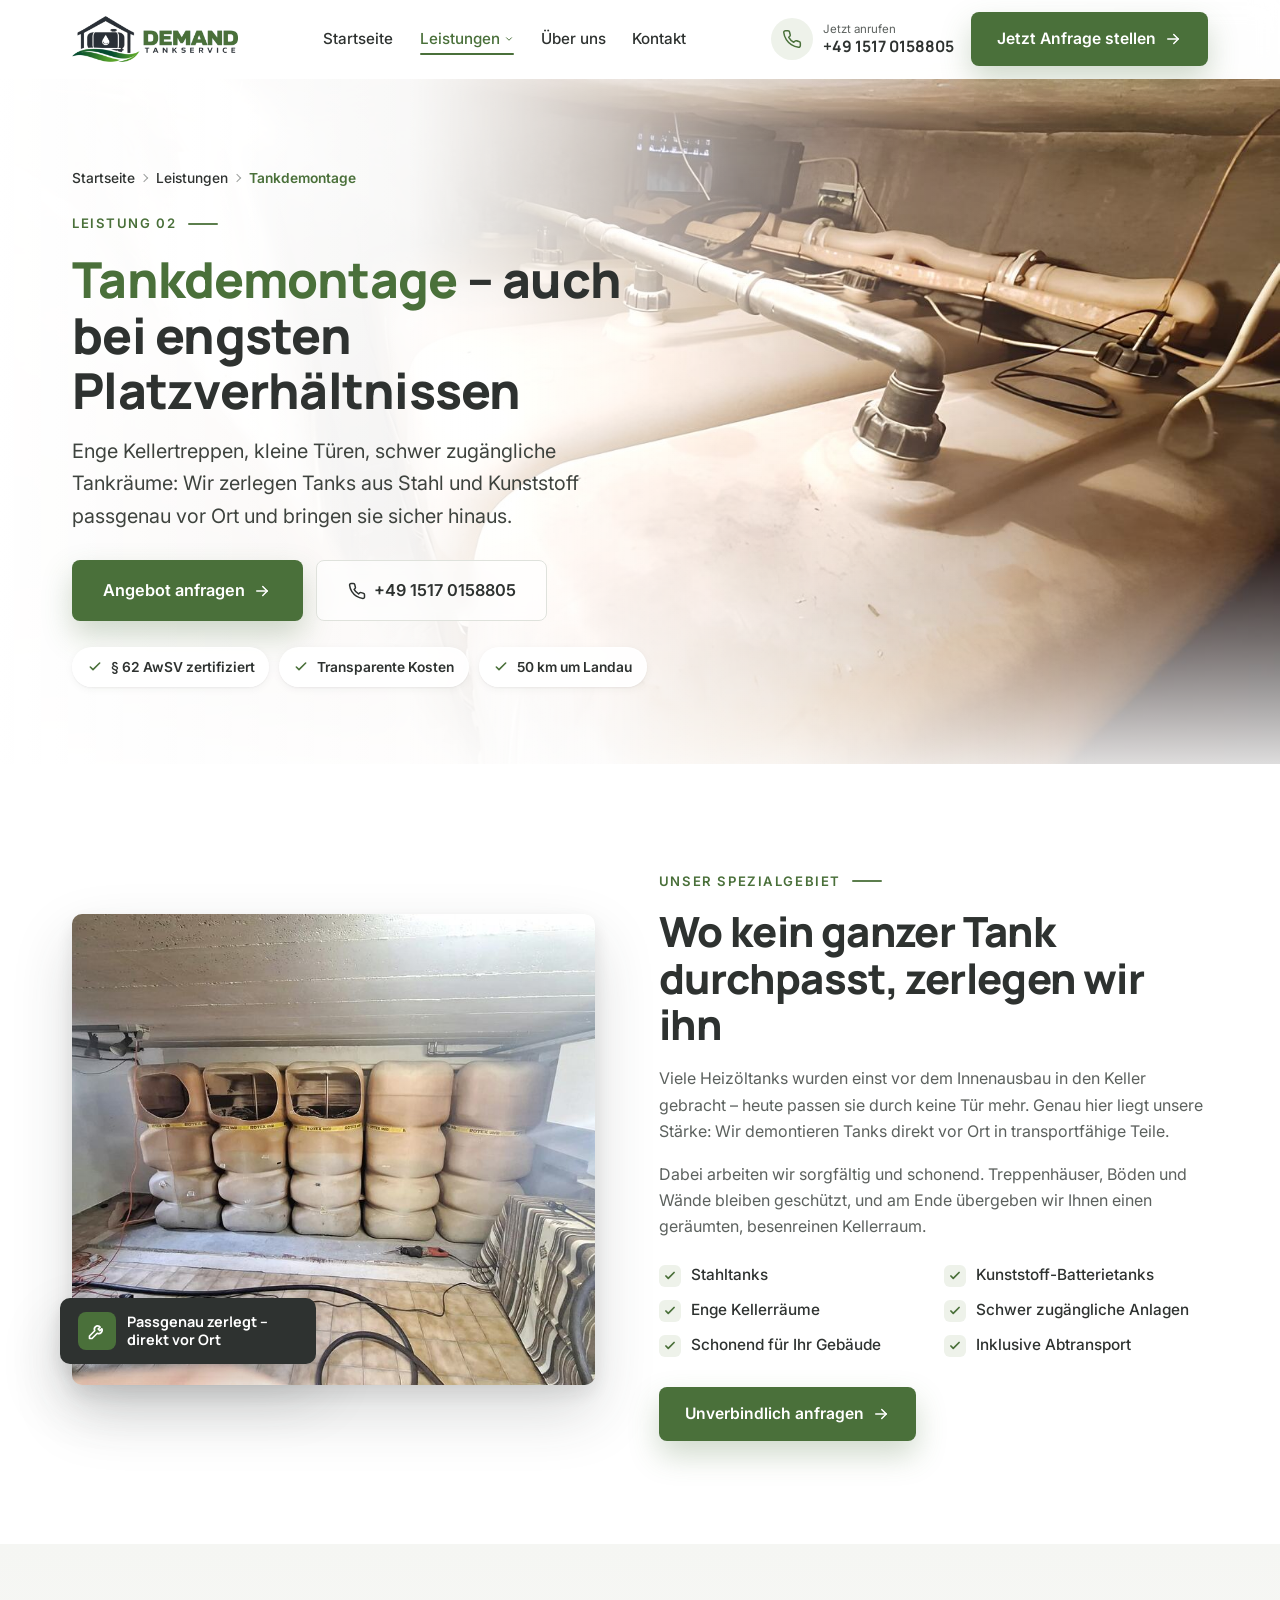
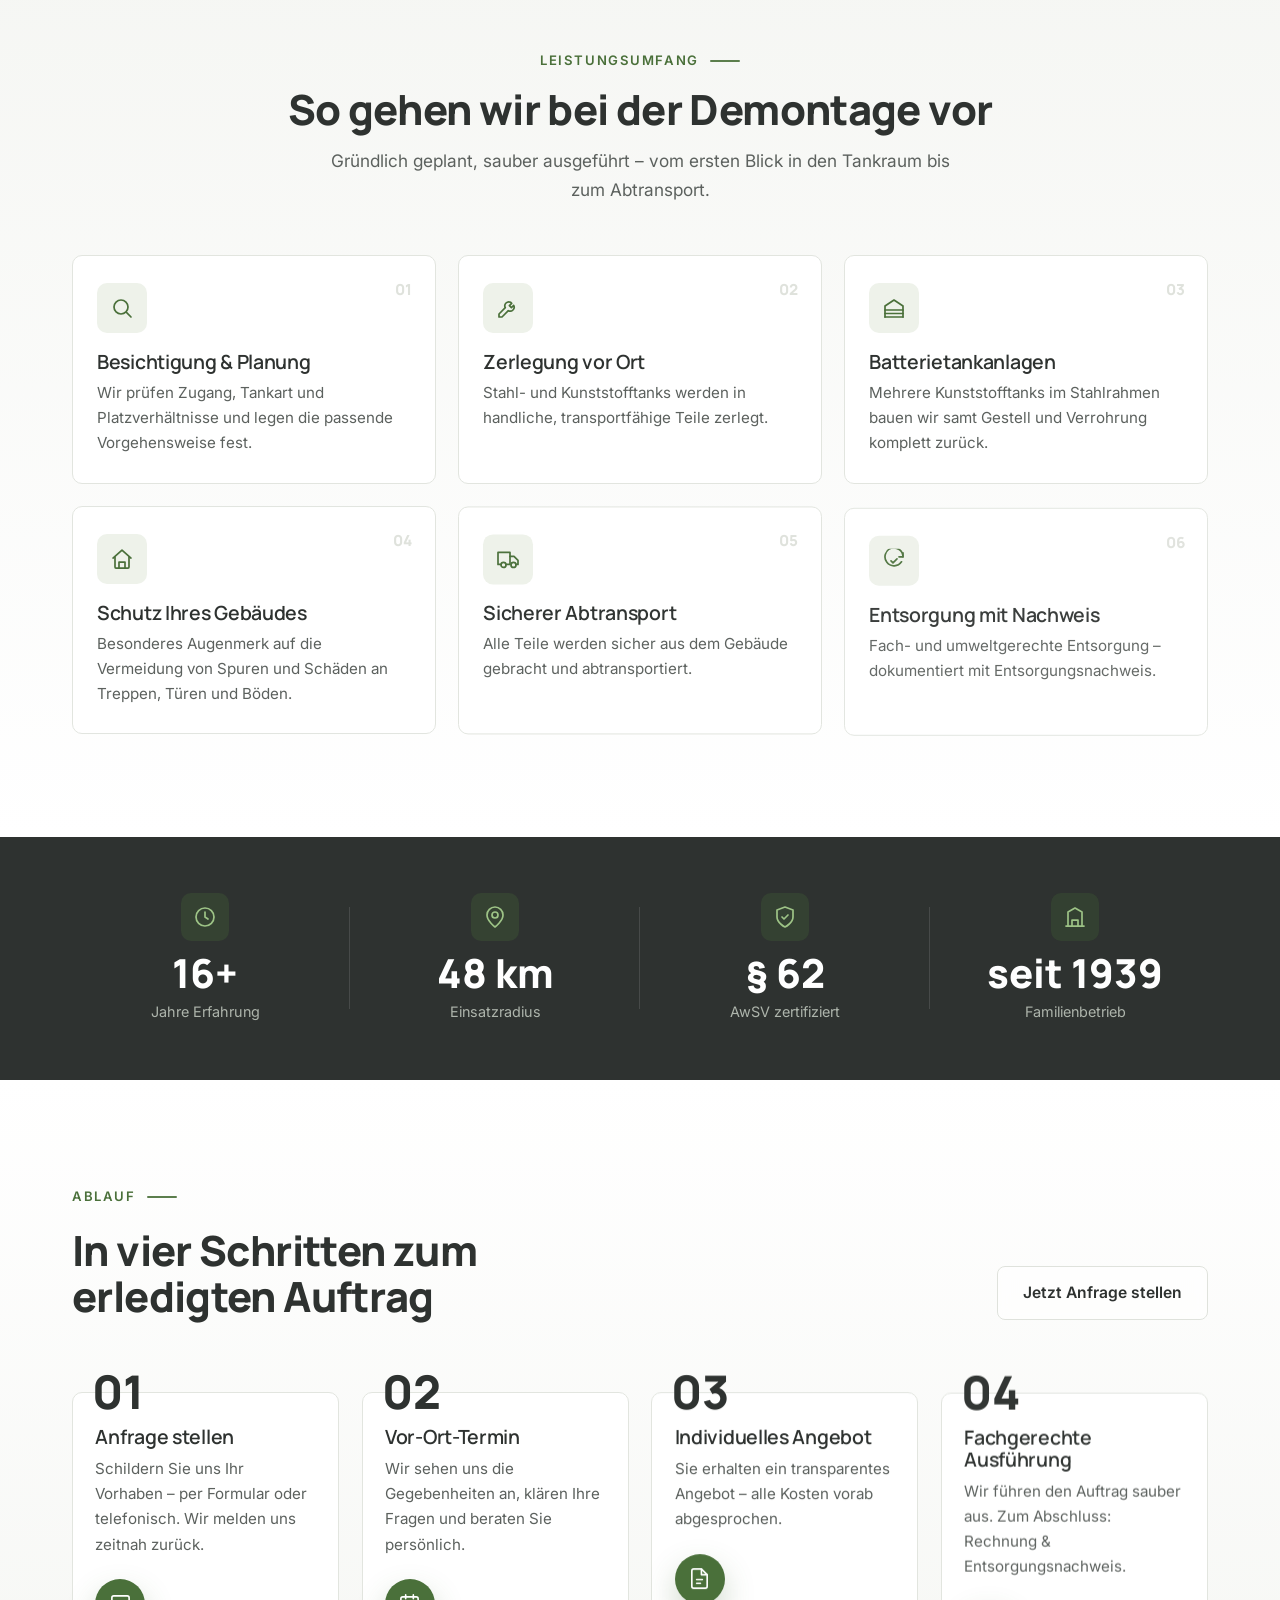
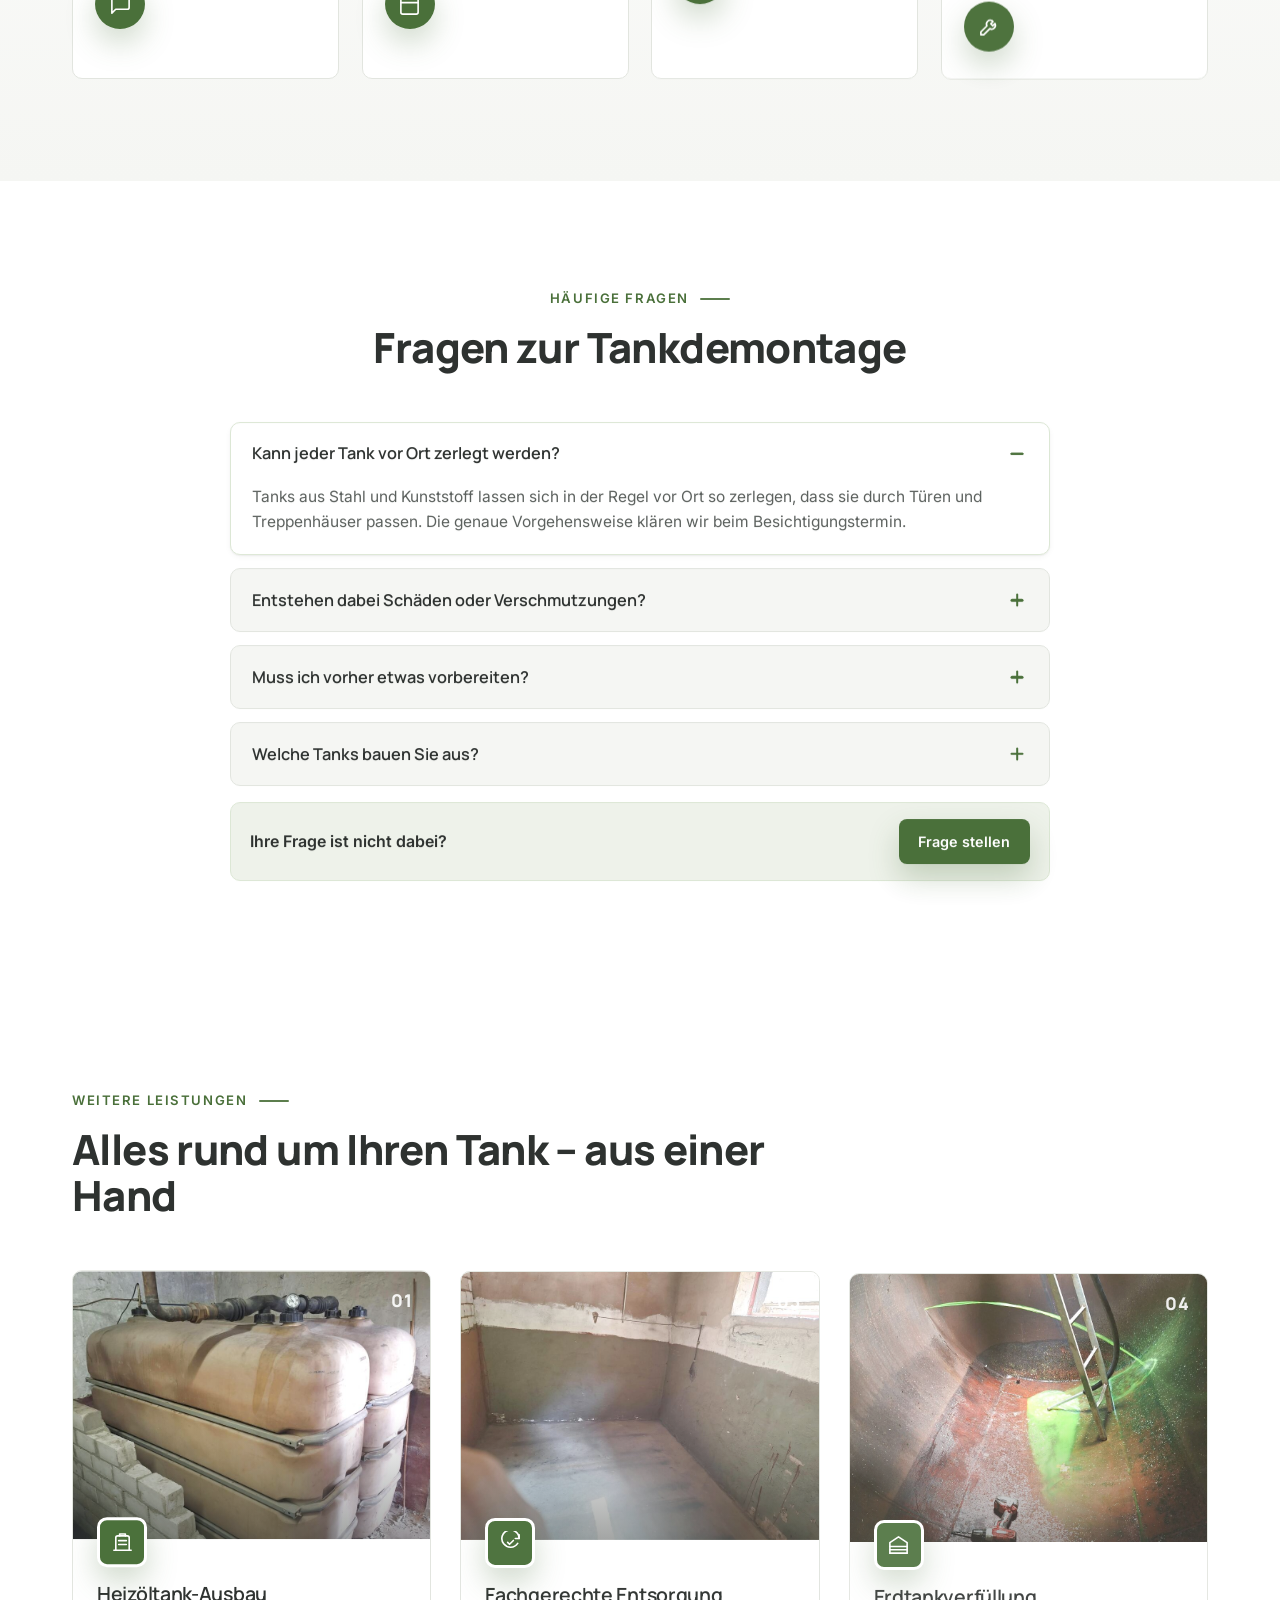
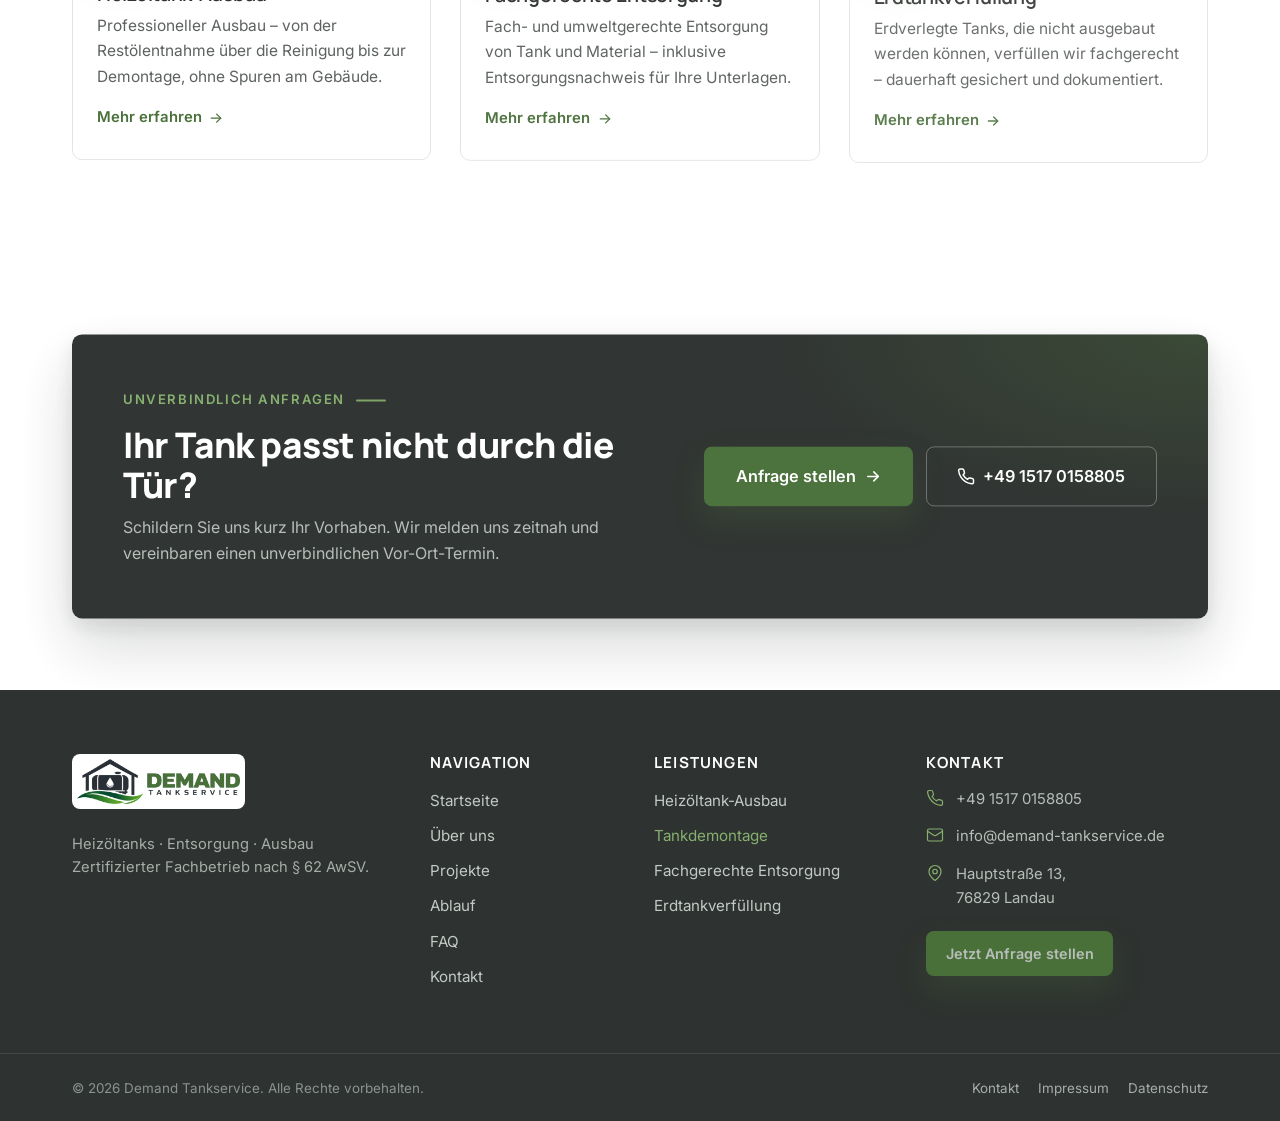
<file: tankdemontage.html>
<!DOCTYPE html>
<html lang="de">
<head>
  <meta charset="UTF-8" />
  <meta name="viewport" content="width=device-width, initial-scale=1.0" />
  <title>Tankdemontage | Demand Tankservice</title>
  <meta name="description" content="Tankdemontage auch bei engen Platzverhältnissen: Wir zerlegen Heizöltanks aus Stahl und Kunststoff passgenau vor Ort – sauber, sicher und ohne Spuren. Umkreis 50 km um Landau." />
  <meta name="theme-color" content="#2E3230" />
  <link rel="icon" href="assets/favicon.png" type="image/png" />

  <meta property="og:type" content="website" />
  <meta property="og:title" content="Tankdemontage | Demand Tankservice" />
  <meta property="og:description" content="Tankdemontage auch bei engen Platzverhältnissen: Wir zerlegen Heizöltanks aus Stahl und Kunststoff passgenau vor Ort – sauber, sicher und ohne Spuren. Umkreis 50 km um Landau." />
  <meta property="og:locale" content="de_DE" />

  <link rel="preconnect" href="https://fonts.googleapis.com" />
  <link rel="preconnect" href="https://fonts.gstatic.com" crossorigin />
  <link href="https://fonts.googleapis.com/css2?family=Inter:wght@400;500;600&family=Manrope:wght@500;600;700;800&display=swap" rel="stylesheet" />
  <link rel="stylesheet" href="css/styles.css" />
</head>
<body>
  <a class="skip-link" href="#inhalt">Zum Inhalt springen</a>

  <div class="bg-fx" aria-hidden="true">
    <span class="bg-blob bg-blob-1"></span>
    <span class="bg-blob bg-blob-2"></span>
  </div>
  <!-- ============ HEADER ============ -->
  <header class="site-header" id="top">
    <div class="container header-inner">
      <a class="brand" href="index.html" aria-label="Demand Tankservice – Startseite">
        <img class="brand-mark" src="assets/logo-full.png" alt="Demand Tankservice" width="166" height="46" />
      </a>

      <nav class="main-nav" id="main-nav" aria-label="Hauptnavigation">
        <ul>
          <li><a href="index.html">Startseite</a></li>
          <li class="has-sub">
            <a href="index.html#leistungen" class="is-active" aria-current="page">Leistungen<svg class="nav-caret" viewBox="0 0 24 24" fill="none" stroke="currentColor" stroke-width="2.4" stroke-linecap="round" stroke-linejoin="round" aria-hidden="true"><path d="m6 9 6 6 6-6"/></svg></a>
            <div class="sub-menu">
              <ul>
                <li><a href="heizoeltank-ausbau.html"><span class="sub-ic"><svg viewBox="0 0 24 24" fill="none" stroke="currentColor" stroke-width="1.7" stroke-linecap="round" stroke-linejoin="round" aria-hidden="true"><path d="M3 21h18"/><path d="M5 21V8a2 2 0 0 1 2-2h10a2 2 0 0 1 2 2v13"/><path d="M9 6V4h6v2"/><path d="M8 11h8M8 15h8"/></svg></span>Heizöltank-Ausbau</a></li>
                <li><a href="tankdemontage.html" aria-current="page"><span class="sub-ic"><svg viewBox="0 0 24 24" fill="none" stroke="currentColor" stroke-width="1.7" stroke-linecap="round" stroke-linejoin="round" aria-hidden="true"><path d="M14.7 6.3a4 4 0 0 0-5.4 5.4L3 18v3h3l6.3-6.3a4 4 0 0 0 5.4-5.4l-2.3 2.3-2-2 2.3-2.3Z"/></svg></span>Tankdemontage</a></li>
                <li><a href="entsorgung.html"><span class="sub-ic"><svg viewBox="0 0 24 24" fill="none" stroke="currentColor" stroke-width="1.7" stroke-linecap="round" stroke-linejoin="round" aria-hidden="true"><path d="M21 8a9 9 0 1 0-1.5 5"/><path d="M21 4v4h-4"/><path d="m9 12 2 2 4-4"/></svg></span>Fachgerechte Entsorgung</a></li>
                <li><a href="erdtankverfuellung.html"><span class="sub-ic"><svg viewBox="0 0 24 24" fill="none" stroke="currentColor" stroke-width="1.7" stroke-linecap="round" stroke-linejoin="round" aria-hidden="true"><path d="M3 21h18"/><path d="M3 21V10l9-6 9 6v11"/><path d="M3 14h18M3 17.5h18"/></svg></span>Erdtankverfüllung</a></li>
                <li class="sub-all"><a href="index.html#leistungen">Alle Leistungen im Überblick <svg width="16" height="16" viewBox="0 0 24 24" fill="none" stroke="currentColor" stroke-width="2" stroke-linecap="round" stroke-linejoin="round" aria-hidden="true"><path d="M5 12h14"/><path d="m13 6 6 6-6 6"/></svg></a></li>
              </ul>
            </div>
          </li>
          <li><a href="index.html#ueber-uns">Über uns</a></li>
          <li><a href="kontakt.html">Kontakt</a></li>
        </ul>
      </nav>

      <div class="header-right">
        <a class="header-call" href="tel:+4915170158805">
          <span class="header-call-ic" aria-hidden="true"><svg viewBox="0 0 24 24" fill="none" stroke="currentColor" stroke-width="1.8" stroke-linecap="round" stroke-linejoin="round" aria-hidden="true"><path d="M22 16.92v3a2 2 0 0 1-2.18 2 19.8 19.8 0 0 1-8.63-3.07 19.5 19.5 0 0 1-6-6 19.8 19.8 0 0 1-3.07-8.67A2 2 0 0 1 4.11 2h3a2 2 0 0 1 2 1.72c.13.96.36 1.9.7 2.81a2 2 0 0 1-.45 2.11L8.09 9.91a16 16 0 0 0 6 6l1.27-1.27a2 2 0 0 1 2.11-.45c.9.34 1.85.57 2.81.7A2 2 0 0 1 22 16.92Z"/></svg></span>
          <span class="header-call-txt"><span class="header-call-label">Jetzt anrufen</span><span class="header-call-num">+49&nbsp;1517&nbsp;0158805</span></span>
        </a>
        <a class="btn btn-primary header-cta" href="kontakt.html">
          <span>Jetzt Anfrage stellen</span>
          <svg class="btn-arrow" viewBox="0 0 24 24" fill="none" stroke="currentColor" stroke-width="2" stroke-linecap="round" stroke-linejoin="round" aria-hidden="true"><path d="M5 12h14"/><path d="m13 6 6 6-6 6"/></svg>
        </a>
      </div>

      <button class="nav-toggle" id="nav-toggle" aria-label="Menü öffnen" aria-expanded="false" aria-controls="mobile-nav">
        <span></span><span></span><span></span>
      </button>
    </div>

    <nav class="mobile-nav" id="mobile-nav" aria-label="Mobile Navigation" hidden>
      <ul>
        <li><a href="index.html">Startseite</a></li>
        <li><a href="index.html#leistungen">Leistungen</a></li>
        <li><ul class="mobile-sub">
          <li><a href="heizoeltank-ausbau.html">Heizöltank-Ausbau</a></li>
          <li><a href="tankdemontage.html" aria-current="page">Tankdemontage</a></li>
          <li><a href="entsorgung.html">Fachgerechte Entsorgung</a></li>
          <li><a href="erdtankverfuellung.html">Erdtankverfüllung</a></li>
        </ul></li>
        <li><a href="index.html#ueber-uns">Über uns</a></li>
        <li><a href="index.html#projekte">Projekte</a></li>
        <li><a href="index.html#ablauf">Ablauf</a></li>
        <li><a href="index.html#faq">FAQ</a></li>
        <li><a href="kontakt.html">Kontakt</a></li>
      </ul>
      <a class="btn btn-primary btn-block" href="kontakt.html">Jetzt Anfrage stellen</a>
    </nav>
  </header>

  <main id="inhalt">
    <!-- ============ PAGE HERO ============ -->
    <section class="page-hero" id="seitenkopf">
      <img class="page-hero-img" src="assets/images/galerie-keller1.jpg" alt="Batterietank-Anlage aus Kunststoff in einem niedrigen Kellerraum" width="1640" height="1240" fetchpriority="high" style="object-position: 65% 45%;" />
      <div class="hero-scrim" aria-hidden="true"></div>
      <div class="container page-hero-inner">
        <div class="page-hero-copy">
          <nav class="breadcrumb" aria-label="Brotkrümelnavigation" data-hero="1"><ol><li><a href="index.html">Startseite</a></li><li><a href="index.html#leistungen">Leistungen</a></li><li><span aria-current="page">Tankdemontage</span></li></ol></nav>
          <p class="eyebrow" data-hero="2">Leistung 02</p>
          <h1 data-hero="3"><span class="grn">Tankdemontage</span> – auch bei engsten Platzverhältnissen</h1>
          <p class="lead" data-hero="4">Enge Kellertreppen, kleine Türen, schwer zugängliche Tankräume: Wir zerlegen Tanks aus Stahl und Kunststoff passgenau vor Ort und bringen sie sicher hinaus.</p>
          <div class="hero-actions" data-hero="4"><a class="btn btn-primary btn-lg" href="kontakt.html?leistung=tankdemontage"><span>Angebot anfragen</span><svg class="btn-arrow" viewBox="0 0 24 24" fill="none" stroke="currentColor" stroke-width="2" stroke-linecap="round" stroke-linejoin="round" aria-hidden="true"><path d="M5 12h14"/><path d="m13 6 6 6-6 6"/></svg></a>
            <a class="btn btn-ghost btn-lg" href="tel:+4915170158805"><svg width="18" height="18" viewBox="0 0 24 24" fill="none" stroke="currentColor" stroke-width="2" stroke-linecap="round" stroke-linejoin="round" aria-hidden="true"><path d="M22 16.92v3a2 2 0 0 1-2.18 2 19.8 19.8 0 0 1-8.63-3.07 19.5 19.5 0 0 1-6-6 19.8 19.8 0 0 1-3.07-8.67A2 2 0 0 1 4.11 2h3a2 2 0 0 1 2 1.72c.13.96.36 1.9.7 2.81a2 2 0 0 1-.45 2.11L8.09 9.91a16 16 0 0 0 6 6l1.27-1.27a2 2 0 0 1 2.11-.45c.9.34 1.85.57 2.81.7A2 2 0 0 1 22 16.92Z"/></svg><span>+49&nbsp;1517&nbsp;0158805</span></a></div>
          <div class="hero-chips" data-hero="5"><span class="hero-chip"><svg viewBox="0 0 24 24" fill="none" stroke="currentColor" stroke-width="2.4" stroke-linecap="round" stroke-linejoin="round" aria-hidden="true"><path d="m5 12 4 4 10-10"/></svg>§ 62 AwSV zertifiziert</span><span class="hero-chip"><svg viewBox="0 0 24 24" fill="none" stroke="currentColor" stroke-width="2.4" stroke-linecap="round" stroke-linejoin="round" aria-hidden="true"><path d="m5 12 4 4 10-10"/></svg>Transparente Kosten</span><span class="hero-chip"><svg viewBox="0 0 24 24" fill="none" stroke="currentColor" stroke-width="2.4" stroke-linecap="round" stroke-linejoin="round" aria-hidden="true"><path d="m5 12 4 4 10-10"/></svg>50 km um Landau</span></div>
        </div>
      </div>
    </section>

    <!-- ============ EINLEITUNG ============ -->
    <section class="section section-split" id="details">
      <div class="container split-grid">
        <div class="split-media" data-reveal>
          <div class="split-image" data-parallax="0.05">
            <img src="assets/images/leistung-demontage.jpg" alt="Zerlegte Kunststofftanks bereit zum Abtransport" width="900" height="675" loading="lazy" />
          </div>
          <div class="split-badge">
            <span class="split-badge-ic" aria-hidden="true"><svg viewBox="0 0 24 24" fill="none" stroke="currentColor" stroke-width="2" stroke-linecap="round" stroke-linejoin="round" aria-hidden="true"><path d="M14.7 6.3a4 4 0 0 0-5.4 5.4L3 18v3h3l6.3-6.3a4 4 0 0 0 5.4-5.4l-2.3 2.3-2-2 2.3-2.3Z"/></svg></span>
            <span class="split-badge-txt">Passgenau zerlegt – direkt vor Ort</span>
          </div>
        </div>
        <div class="split-copy" data-reveal>
          <p class="eyebrow">Unser Spezialgebiet</p>
          <h2>Wo kein ganzer Tank durchpasst, zerlegen wir ihn</h2>
          <p>Viele Heizöltanks wurden einst vor dem Innenausbau in den Keller gebracht – heute passen sie durch keine Tür mehr. Genau hier liegt unsere Stärke: Wir demontieren Tanks direkt vor Ort in transportfähige Teile.</p>
          <p>Dabei arbeiten wir sorgfältig und schonend. Treppenhäuser, Böden und Wände bleiben geschützt, und am Ende übergeben wir Ihnen einen geräumten, besenreinen Kellerraum.</p>
          <ul class="check-list">
            <li>Stahltanks</li>
            <li>Kunststoff-Batterietanks</li>
            <li>Enge Kellerräume</li>
            <li>Schwer zugängliche Anlagen</li>
            <li>Schonend für Ihr Gebäude</li>
            <li>Inklusive Abtransport</li>
          </ul>
          <a class="btn btn-primary" href="kontakt.html?leistung=tankdemontage"><span>Unverbindlich anfragen</span><svg class="btn-arrow" viewBox="0 0 24 24" fill="none" stroke="currentColor" stroke-width="2" stroke-linecap="round" stroke-linejoin="round" aria-hidden="true"><path d="M5 12h14"/><path d="m13 6 6 6-6 6"/></svg></a>
        </div>
      </div>
    </section>

    <!-- ============ LEISTUNGSUMFANG ============ -->
    <section class="section section-features" id="leistungsumfang">
      <div class="container">
        <header class="section-head center" data-reveal>
          <p class="eyebrow">Leistungsumfang</p>
          <h2>So gehen wir bei der Demontage vor</h2>
          <p class="section-intro">Gründlich geplant, sauber ausgeführt – vom ersten Blick in den Tankraum bis zum Abtransport.</p>
        </header>
        <div class="feature-grid" data-reveal-group>
          <article class="feature" data-reveal-item>
            <span class="feature-num" aria-hidden="true">01</span>
            <div class="feature-ic" aria-hidden="true"><svg viewBox="0 0 24 24" fill="none" stroke="currentColor" stroke-width="1.7" stroke-linecap="round" stroke-linejoin="round" aria-hidden="true"><circle cx="11" cy="11" r="7"/><path d="m21 21-4.3-4.3"/></svg></div>
            <h3>Besichtigung &amp; Planung</h3>
            <p>Wir prüfen Zugang, Tankart und Platzverhältnisse und legen die passende Vorgehensweise fest.</p>
          </article>
          <article class="feature" data-reveal-item>
            <span class="feature-num" aria-hidden="true">02</span>
            <div class="feature-ic" aria-hidden="true"><svg viewBox="0 0 24 24" fill="none" stroke="currentColor" stroke-width="1.7" stroke-linecap="round" stroke-linejoin="round" aria-hidden="true"><path d="M14.7 6.3a4 4 0 0 0-5.4 5.4L3 18v3h3l6.3-6.3a4 4 0 0 0 5.4-5.4l-2.3 2.3-2-2 2.3-2.3Z"/></svg></div>
            <h3>Zerlegung vor Ort</h3>
            <p>Stahl- und Kunststofftanks werden in handliche, transportfähige Teile zerlegt.</p>
          </article>
          <article class="feature" data-reveal-item>
            <span class="feature-num" aria-hidden="true">03</span>
            <div class="feature-ic" aria-hidden="true"><svg viewBox="0 0 24 24" fill="none" stroke="currentColor" stroke-width="1.7" stroke-linecap="round" stroke-linejoin="round" aria-hidden="true"><path d="M3 21h18"/><path d="M3 21V10l9-6 9 6v11"/><path d="M3 14h18M3 17.5h18"/></svg></div>
            <h3>Batterietankanlagen</h3>
            <p>Mehrere Kunststofftanks im Stahlrahmen bauen wir samt Gestell und Verrohrung komplett zurück.</p>
          </article>
          <article class="feature" data-reveal-item>
            <span class="feature-num" aria-hidden="true">04</span>
            <div class="feature-ic" aria-hidden="true"><svg viewBox="0 0 24 24" fill="none" stroke="currentColor" stroke-width="1.7" stroke-linecap="round" stroke-linejoin="round" aria-hidden="true"><path d="M3 11l9-8 9 8"/><path d="M5 10v10a1 1 0 0 0 1 1h12a1 1 0 0 0 1-1V10"/><path d="M9 21v-6h6v6"/></svg></div>
            <h3>Schutz Ihres Gebäudes</h3>
            <p>Besonderes Augenmerk auf die Vermeidung von Spuren und Schäden an Treppen, Türen und Böden.</p>
          </article>
          <article class="feature" data-reveal-item>
            <span class="feature-num" aria-hidden="true">05</span>
            <div class="feature-ic" aria-hidden="true"><svg viewBox="0 0 24 24" fill="none" stroke="currentColor" stroke-width="1.7" stroke-linecap="round" stroke-linejoin="round" aria-hidden="true"><path d="M10 17h4V5H2v12h3"/><path d="M14 9h4l4 4v4h-2"/><circle cx="7.5" cy="17.5" r="2.5"/><circle cx="17.5" cy="17.5" r="2.5"/></svg></div>
            <h3>Sicherer Abtransport</h3>
            <p>Alle Teile werden sicher aus dem Gebäude gebracht und abtransportiert.</p>
          </article>
          <article class="feature" data-reveal-item>
            <span class="feature-num" aria-hidden="true">06</span>
            <div class="feature-ic" aria-hidden="true"><svg viewBox="0 0 24 24" fill="none" stroke="currentColor" stroke-width="1.7" stroke-linecap="round" stroke-linejoin="round" aria-hidden="true"><path d="M21 8a9 9 0 1 0-1.5 5"/><path d="M21 4v4h-4"/><path d="m9 12 2 2 4-4"/></svg></div>
            <h3>Entsorgung mit Nachweis</h3>
            <p>Fach- und umweltgerechte Entsorgung – dokumentiert mit Entsorgungsnachweis.</p>
          </article>
        </div>
      </div>
    </section>

    <!-- ============ STATS ============ -->
    <section class="stats-band" aria-label="Zahlen &amp; Fakten">
      <dl class="container stats-grid" data-reveal-group>
        <div class="stat" data-reveal-item>
          <span class="stat-ic" aria-hidden="true"><svg viewBox="0 0 24 24" fill="none" stroke="currentColor" stroke-width="1.7" stroke-linecap="round" stroke-linejoin="round" aria-hidden="true"><circle cx="12" cy="12" r="9"/><path d="M12 7v5l3 2"/></svg></span>
          <dt><span class="count" data-count="17">0</span>+</dt>
          <dd>Jahre Erfahrung</dd>
        </div>
        <div class="stat" data-reveal-item>
          <span class="stat-ic" aria-hidden="true"><svg viewBox="0 0 24 24" fill="none" stroke="currentColor" stroke-width="1.7" stroke-linecap="round" stroke-linejoin="round" aria-hidden="true"><path d="M20 10c0 6-8 12-8 12s-8-6-8-12a8 8 0 0 1 16 0Z"/><circle cx="12" cy="10" r="3"/></svg></span>
          <dt><span class="count" data-count="50">0</span>&nbsp;km</dt>
          <dd>Einsatzradius</dd>
        </div>
        <div class="stat" data-reveal-item>
          <span class="stat-ic" aria-hidden="true"><svg viewBox="0 0 24 24" fill="none" stroke="currentColor" stroke-width="1.7" stroke-linecap="round" stroke-linejoin="round" aria-hidden="true"><path d="M12 22s8-4 8-10V5l-8-3-8 3v7c0 6 8 10 8 10Z"/><path d="m9 12 2 2 4-4"/></svg></span>
          <dt>§&nbsp;62</dt>
          <dd>AwSV zertifiziert</dd>
        </div>
        <div class="stat" data-reveal-item>
          <span class="stat-ic" aria-hidden="true"><svg viewBox="0 0 24 24" fill="none" stroke="currentColor" stroke-width="1.7" stroke-linecap="round" stroke-linejoin="round" aria-hidden="true"><path d="M3 21h18"/><path d="M5 21V7l7-4 7 4v14"/><path d="M9 21v-6h6v6"/></svg></span>
          <dt>seit <span class="count" data-count="2022" data-plain="1">0</span></dt>
          <dd>Familienbetrieb</dd>
        </div>
      </dl>
    </section>

    <!-- ============ ABLAUF ============ -->
    <section class="section section-ablauf" id="ablauf">
      <div class="container">
        <div class="ablauf-head" data-reveal>
          <div>
            <p class="eyebrow">Ablauf</p>
            <h2>In vier Schritten zum erledigten Auftrag</h2>
          </div>
          <a class="btn btn-ghost" href="kontakt.html?leistung=tankdemontage">Jetzt Anfrage stellen</a>
        </div>
        <div class="process" data-reveal-group>
          <div class="proc-step" data-reveal-item>
            <span class="proc-num" aria-hidden="true">01</span>
            <h3>Anfrage stellen</h3>
            <p>Schildern Sie uns Ihr Vorhaben – per Formular oder telefonisch. Wir melden uns zeitnah zurück.</p>
            <div class="proc-icon" aria-hidden="true"><svg viewBox="0 0 24 24" fill="none" stroke="currentColor" stroke-width="1.7" stroke-linecap="round" stroke-linejoin="round" aria-hidden="true"><path d="M21 15a2 2 0 0 1-2 2H7l-4 4V5a2 2 0 0 1 2-2h14a2 2 0 0 1 2 2Z"/></svg></div>
          </div>
          <div class="proc-step" data-reveal-item>
            <span class="proc-num" aria-hidden="true">02</span>
            <h3>Vor-Ort-Termin</h3>
            <p>Wir sehen uns die Gegebenheiten an, klären Ihre Fragen und beraten Sie persönlich.</p>
            <div class="proc-icon" aria-hidden="true"><svg viewBox="0 0 24 24" fill="none" stroke="currentColor" stroke-width="1.7" stroke-linecap="round" stroke-linejoin="round" aria-hidden="true"><rect x="3" y="4" width="18" height="18" rx="2"/><path d="M16 2v4M8 2v4M3 10h18"/></svg></div>
          </div>
          <div class="proc-step" data-reveal-item>
            <span class="proc-num" aria-hidden="true">03</span>
            <h3>Individuelles Angebot</h3>
            <p>Sie erhalten ein transparentes Angebot – alle Kosten vorab abgesprochen.</p>
            <div class="proc-icon" aria-hidden="true"><svg viewBox="0 0 24 24" fill="none" stroke="currentColor" stroke-width="1.7" stroke-linecap="round" stroke-linejoin="round" aria-hidden="true"><path d="M14 2H6a2 2 0 0 0-2 2v16a2 2 0 0 0 2 2h12a2 2 0 0 0 2-2V8Z"/><path d="M14 2v6h6M9 13h6M9 17h4"/></svg></div>
          </div>
          <div class="proc-step" data-reveal-item>
            <span class="proc-num" aria-hidden="true">04</span>
            <h3>Fachgerechte Ausführung</h3>
            <p>Wir führen den Auftrag sauber aus. Zum Abschluss: Rechnung &amp; Entsorgungsnachweis.</p>
            <div class="proc-icon" aria-hidden="true"><svg viewBox="0 0 24 24" fill="none" stroke="currentColor" stroke-width="1.7" stroke-linecap="round" stroke-linejoin="round" aria-hidden="true"><path d="M14.7 6.3a4 4 0 0 0-5.4 5.4L3 18v3h3l6.3-6.3a4 4 0 0 0 5.4-5.4l-2.3 2.3-2-2 2.3-2.3Z"/></svg></div>
          </div>
        </div>
      </div>
    </section>

    <!-- ============ FAQ ============ -->
    <section class="section section-faq" id="faq">
      <div class="container">
        <header class="section-head center" data-reveal>
          <p class="eyebrow">Häufige Fragen</p>
          <h2>Fragen zur Tankdemontage</h2>
        </header>
        <div class="faq-narrow" data-reveal>
          <div class="faq-list">
            <details class="faq-item" open>
              <summary>Kann jeder Tank vor Ort zerlegt werden?<span class="faq-plus" aria-hidden="true"></span></summary>
              <div class="faq-a"><p>Tanks aus Stahl und Kunststoff lassen sich in der Regel vor Ort so zerlegen, dass sie durch Türen und Treppenhäuser passen. Die genaue Vorgehensweise klären wir beim Besichtigungstermin.</p></div>
            </details>
            <details class="faq-item">
              <summary>Entstehen dabei Schäden oder Verschmutzungen?<span class="faq-plus" aria-hidden="true"></span></summary>
              <div class="faq-a"><p>Wir arbeiten sorgfältig und mit besonderem Augenmerk auf die Vermeidung von Spuren und Schäden. Nach Abschluss übergeben wir den Raum besenrein.</p></div>
            </details>
            <details class="faq-item">
              <summary>Muss ich vorher etwas vorbereiten?<span class="faq-plus" aria-hidden="true"></span></summary>
              <div class="faq-a"><p>Ein freier Zugang zum Tankraum erleichtert die Arbeit. Alles Weitere besprechen wir beim Vor-Ort-Termin mit Ihnen.</p></div>
            </details>
            <details class="faq-item">
              <summary>Welche Tanks bauen Sie aus?<span class="faq-plus" aria-hidden="true"></span></summary>
              <div class="faq-a"><p>Wir arbeiten mit Heizöltanks aus Stahl und Kunststoff, mit Wein- und Wassertanks sowie mit kompletten Heizungsanlagen.</p></div>
            </details>
          </div>
          <div class="faq-cta">
            <p>Ihre Frage ist nicht dabei?</p>
            <a class="btn btn-primary btn-sm" href="kontakt.html?leistung=tankdemontage">Frage stellen</a>
          </div>
        </div>
      </div>
    </section>

    <!-- ============ WEITERE LEISTUNGEN ============ -->
    <section class="section section-leistungen" id="weitere-leistungen">
      <div class="container">
        <header class="section-head" data-reveal>
          <p class="eyebrow">Weitere Leistungen</p>
          <h2>Alles rund um Ihren Tank – aus einer Hand</h2>
        </header>
        <div class="cards cards-3" data-reveal-group>
          <article class="card leistung" data-reveal-item>
            <div class="card-media">
              <img src="assets/images/leistung-ausbau.jpg" alt="Heizöltanks aus Kunststoff im Kellerraum vor dem Ausbau" width="900" height="675" loading="lazy" />
              <span class="card-index">01</span>
            </div>
            <div class="card-body">
              <div class="card-icon" aria-hidden="true"><svg viewBox="0 0 24 24" fill="none" stroke="currentColor" stroke-width="1.7" stroke-linecap="round" stroke-linejoin="round" aria-hidden="true"><path d="M3 21h18"/><path d="M5 21V8a2 2 0 0 1 2-2h10a2 2 0 0 1 2 2v13"/><path d="M9 6V4h6v2"/><path d="M8 11h8M8 15h8"/></svg></div>
              <h3><a class="card-stretch" href="heizoeltank-ausbau.html">Heizöltank-Ausbau</a></h3>
              <p>Professioneller Ausbau – von der Restölentnahme über die Reinigung bis zur Demontage, ohne Spuren am Gebäude.</p>
              <span class="card-more" aria-hidden="true">Mehr erfahren <svg viewBox="0 0 24 24" fill="none" stroke="currentColor" stroke-width="2" stroke-linecap="round" stroke-linejoin="round" aria-hidden="true"><path d="M5 12h14"/><path d="m13 6 6 6-6 6"/></svg></span>
            </div>
          </article>
          <article class="card leistung" data-reveal-item>
            <div class="card-media">
              <img src="assets/images/leistung-entsorgung.jpg" alt="Sauber geräumter, besenrein übergebener Kellerraum nach dem Tankausbau" width="900" height="675" loading="lazy" />
              <span class="card-index">03</span>
            </div>
            <div class="card-body">
              <div class="card-icon" aria-hidden="true"><svg viewBox="0 0 24 24" fill="none" stroke="currentColor" stroke-width="1.7" stroke-linecap="round" stroke-linejoin="round" aria-hidden="true"><path d="M21 8a9 9 0 1 0-1.5 5"/><path d="M21 4v4h-4"/><path d="m9 12 2 2 4-4"/></svg></div>
              <h3><a class="card-stretch" href="entsorgung.html">Fachgerechte Entsorgung</a></h3>
              <p>Fach- und umweltgerechte Entsorgung von Tank und Material – inklusive Entsorgungsnachweis für Ihre Unterlagen.</p>
              <span class="card-more" aria-hidden="true">Mehr erfahren <svg viewBox="0 0 24 24" fill="none" stroke="currentColor" stroke-width="2" stroke-linecap="round" stroke-linejoin="round" aria-hidden="true"><path d="M5 12h14"/><path d="m13 6 6 6-6 6"/></svg></span>
            </div>
          </article>
          <article class="card leistung" data-reveal-item>
            <div class="card-media">
              <img src="assets/images/why-work.jpg" alt="Erdverlegter Heizöltank im Außenbereich vor der Verfüllung" width="1000" height="1180" loading="lazy" />
              <span class="card-index">04</span>
            </div>
            <div class="card-body">
              <div class="card-icon" aria-hidden="true"><svg viewBox="0 0 24 24" fill="none" stroke="currentColor" stroke-width="1.7" stroke-linecap="round" stroke-linejoin="round" aria-hidden="true"><path d="M3 21h18"/><path d="M3 21V10l9-6 9 6v11"/><path d="M3 14h18M3 17.5h18"/></svg></div>
              <h3><a class="card-stretch" href="erdtankverfuellung.html">Erdtankverfüllung</a></h3>
              <p>Erdverlegte Tanks, die nicht ausgebaut werden können, verfüllen wir fachgerecht – dauerhaft gesichert und dokumentiert.</p>
              <span class="card-more" aria-hidden="true">Mehr erfahren <svg viewBox="0 0 24 24" fill="none" stroke="currentColor" stroke-width="2" stroke-linecap="round" stroke-linejoin="round" aria-hidden="true"><path d="M5 12h14"/><path d="m13 6 6 6-6 6"/></svg></span>
            </div>
          </article>
        </div>
      </div>
    </section>

    <!-- ============ CTA ============ -->
    <section class="cta-band">
      <div class="container">
        <div class="cta-box" data-reveal>
          <div>
            <p class="eyebrow">Unverbindlich anfragen</p>
            <h2>Ihr Tank passt nicht durch die Tür?</h2>
            <p>Schildern Sie uns kurz Ihr Vorhaben. Wir melden uns zeitnah und vereinbaren einen unverbindlichen Vor-Ort-Termin.</p>
          </div>
          <div class="cta-actions">
            <a class="btn btn-primary btn-lg" href="kontakt.html?leistung=tankdemontage"><span>Anfrage stellen</span><svg class="btn-arrow" viewBox="0 0 24 24" fill="none" stroke="currentColor" stroke-width="2" stroke-linecap="round" stroke-linejoin="round" aria-hidden="true"><path d="M5 12h14"/><path d="m13 6 6 6-6 6"/></svg></a>
            <a class="btn btn-light btn-lg" href="tel:+4915170158805"><svg viewBox="0 0 24 24" fill="none" stroke="currentColor" stroke-width="2" stroke-linecap="round" stroke-linejoin="round" aria-hidden="true"><path d="M22 16.92v3a2 2 0 0 1-2.18 2 19.8 19.8 0 0 1-8.63-3.07 19.5 19.5 0 0 1-6-6 19.8 19.8 0 0 1-3.07-8.67A2 2 0 0 1 4.11 2h3a2 2 0 0 1 2 1.72c.13.96.36 1.9.7 2.81a2 2 0 0 1-.45 2.11L8.09 9.91a16 16 0 0 0 6 6l1.27-1.27a2 2 0 0 1 2.11-.45c.9.34 1.85.57 2.81.7A2 2 0 0 1 22 16.92Z"/></svg><span>+49&nbsp;1517&nbsp;0158805</span></a>
          </div>
        </div>
      </div>
    </section>
  </main>

  <!-- ============ FOOTER ============ -->
  <footer class="site-footer">
    <div class="container footer-inner">
      <div class="footer-brand">
        <a class="brand brand-footer" href="index.html" aria-label="Demand Tankservice – Startseite">
          <img class="brand-mark" src="assets/logo-full.png" alt="Demand Tankservice" width="173" height="48" />
        </a>
        <p class="footer-tagline">Heizöltanks · Entsorgung · Ausbau<br />Zertifizierter Fachbetrieb nach § 62 AwSV.</p>
      </div>

      <nav class="footer-nav" aria-label="Footer-Navigation">
        <h4>Navigation</h4>
        <ul>
          <li><a href="index.html">Startseite</a></li>
          <li><a href="index.html#ueber-uns">Über uns</a></li>
          <li><a href="index.html#projekte">Projekte</a></li>
          <li><a href="index.html#ablauf">Ablauf</a></li>
          <li><a href="index.html#faq">FAQ</a></li>
          <li><a href="kontakt.html">Kontakt</a></li>
        </ul>
      </nav>

      <nav class="footer-nav" aria-label="Leistungen">
        <h4>Leistungen</h4>
        <ul>
          <li><a href="heizoeltank-ausbau.html">Heizöltank-Ausbau</a></li>
          <li><a href="tankdemontage.html" aria-current="page">Tankdemontage</a></li>
          <li><a href="entsorgung.html">Fachgerechte Entsorgung</a></li>
          <li><a href="erdtankverfuellung.html">Erdtankverfüllung</a></li>
        </ul>
      </nav>

      <div class="footer-contact">
        <h4>Kontakt</h4>
        <ul>
          <li><svg viewBox="0 0 24 24" fill="none" stroke="currentColor" stroke-width="1.6" stroke-linecap="round" stroke-linejoin="round" aria-hidden="true"><path d="M22 16.92v3a2 2 0 0 1-2.18 2 19.8 19.8 0 0 1-8.63-3.07 19.5 19.5 0 0 1-6-6 19.8 19.8 0 0 1-3.07-8.67A2 2 0 0 1 4.11 2h3a2 2 0 0 1 2 1.72c.13.96.36 1.9.7 2.81a2 2 0 0 1-.45 2.11L8.09 9.91a16 16 0 0 0 6 6l1.27-1.27a2 2 0 0 1 2.11-.45c.9.34 1.85.57 2.81.7A2 2 0 0 1 22 16.92Z"/></svg><a href="tel:+4915170158805">+49&nbsp;1517&nbsp;0158805</a></li>
          <li><svg viewBox="0 0 24 24" fill="none" stroke="currentColor" stroke-width="1.6" stroke-linecap="round" stroke-linejoin="round" aria-hidden="true"><rect x="2" y="4" width="20" height="16" rx="2"/><path d="m22 7-8.97 5.7a1.94 1.94 0 0 1-2.06 0L2 7"/></svg><a href="mailto:info@demand-tankservice.de">info@demand-tankservice.de</a></li>
          <li><svg viewBox="0 0 24 24" fill="none" stroke="currentColor" stroke-width="1.6" stroke-linecap="round" stroke-linejoin="round" aria-hidden="true"><path d="M20 10c0 6-8 12-8 12s-8-6-8-12a8 8 0 0 1 16 0Z"/><circle cx="12" cy="10" r="3"/></svg><span>Hauptstraße 13,<br />76829 Landau</span></li>
        </ul>
        <a class="btn btn-primary btn-sm" href="kontakt.html">Jetzt Anfrage stellen</a>
      </div>
    </div>

    <div class="footer-bottom">
      <div class="container footer-bottom-inner">
        <p>&copy; <span id="jahr">2026</span> Demand Tankservice. Alle Rechte vorbehalten.</p>
        <nav class="footer-legal" aria-label="Rechtliches">
          <a href="kontakt.html">Kontakt</a>
          <a href="impressum.html">Impressum</a>
          <a href="datenschutz.html">Datenschutz</a>
        </nav>
      </div>
    </div>
  </footer>

  <script src="js/vendor/gsap.min.js" defer></script>
  <script src="js/vendor/ScrollTrigger.min.js" defer></script>
  <script src="js/vendor/lenis.min.js" defer></script>
  <script src="js/main.js" defer></script>
</body>
</html>
</file>
<file: css/styles.css>
/* =========================================================
   Demand Tankservice – Homepage (Staging) · v4
   Flat brand green (#4A703A) · 10px radius · premium · animated
   ========================================================= */

:root {
  --green: #4A703A;
  --green-dark: #3C5B2F;
  --green-050: #EEF2EA;
  --green-100: #DCE7D5;

  --anthracite: #2E3230;
  --anthracite-2: #262A28;
  --anthracite-60: #565C58;

  --white: #FFFFFF;
  --grey-050: #F5F6F3;
  --grey-100: #ECEEEA;
  --grey-200: #DFE2DC;
  --border: #E2E5DF;

  --text: #242826;
  --text-muted: #5C615E;
  --text-invert: #F3F5F1;

  --font-head: "Manrope", system-ui, -apple-system, "Segoe UI", sans-serif;
  --font-body: "Inter", system-ui, -apple-system, "Segoe UI", sans-serif;

  --maxw: 1200px;
  --gutter: clamp(1rem, 4vw, 2rem);

  /* 10px radius for cards & images (brand preference) */
  --radius: 10px;
  --radius-sm: 8px;
  --radius-lg: 10px;
  --radius-xl: 10px;
  --btn-radius: 8px;

  --shadow-sm: 0 1px 2px rgba(46, 50, 48, 0.06), 0 2px 8px rgba(46, 50, 48, 0.05);
  --shadow-md: 0 10px 30px rgba(46, 50, 48, 0.10), 0 2px 8px rgba(46, 50, 48, 0.05);
  --shadow-lg: 0 28px 60px rgba(46, 50, 48, 0.18), 0 8px 20px rgba(46, 50, 48, 0.10);
  --shadow-green: 0 14px 30px rgba(74, 112, 58, 0.26);

  --header-h: 78px;
  --ease: cubic-bezier(0.22, 0.61, 0.36, 1);
  --ease-out: cubic-bezier(0.16, 1, 0.3, 1);
}

*, *::before, *::after { box-sizing: border-box; }
* { margin: 0; }
html { -webkit-text-size-adjust: 100%; scroll-padding-top: calc(var(--header-h) + 16px); }
html:not(.lenis) { scroll-behavior: smooth; }
body { font-family: var(--font-body); font-size: 1rem; line-height: 1.65; color: var(--text); background: var(--white); position: relative; overflow-x: hidden; -webkit-font-smoothing: antialiased; text-rendering: optimizeLegibility; }
img, svg { display: block; max-width: 100%; }
img { height: auto; }
a { color: inherit; text-decoration: none; }
ul { list-style: none; padding: 0; }
button { font: inherit; cursor: pointer; }
input, textarea { font: inherit; }
:focus-visible { outline: 3px solid var(--green); outline-offset: 2px; border-radius: 4px; }

html.lenis, html.lenis body { height: auto; }
.lenis.lenis-smooth { scroll-behavior: auto !important; }
.lenis.lenis-stopped { overflow: hidden; }

.bg-fx { position: fixed; inset: 0; z-index: -1; pointer-events: none; overflow: hidden; }
.bg-blob { position: absolute; border-radius: 50%; filter: blur(90px); opacity: 0.5; }
.bg-blob-1 { width: 40vw; height: 40vw; top: -10vw; right: -12vw; background: radial-gradient(circle, rgba(46,50,48,0.06), transparent 70%); }
.bg-blob-2 { width: 36vw; height: 36vw; bottom: -8vw; left: -12vw; background: radial-gradient(circle, rgba(74,112,58,0.07), transparent 70%); }

.container { width: 100%; max-width: var(--maxw); margin-inline: auto; padding-inline: var(--gutter); }
.section { padding-block: clamp(3.5rem, 8vw, 7rem); position: relative; }
.skip-link { position: absolute; left: 1rem; top: -4rem; background: var(--anthracite); color: #fff; padding: 0.6rem 1rem; border-radius: var(--radius-sm); z-index: 200; transition: top 0.2s var(--ease); }
.skip-link:focus { top: 1rem; }

h1, h2, h3, h4 { font-family: var(--font-head); font-weight: 700; line-height: 1.12; color: var(--anthracite); letter-spacing: -0.015em; }
h1 { font-size: clamp(2.15rem, 4.6vw, 3.35rem); font-weight: 800; }
h2 { font-size: clamp(1.8rem, 3.6vw, 2.6rem); font-weight: 800; }
h3 { font-size: 1.22rem; font-weight: 600; }
h4 { font-size: 0.95rem; text-transform: uppercase; letter-spacing: 0.08em; }
p { color: var(--text-muted); }

.eyebrow { font-family: var(--font-body); font-weight: 600; font-size: 0.82rem; letter-spacing: 0.12em; text-transform: uppercase; color: var(--green); margin-bottom: 0.9rem; display: inline-flex; align-items: center; gap: 0.7rem; }
.eyebrow::after { content: ""; width: 30px; height: 2px; background: currentColor; border-radius: 2px; display: inline-block; opacity: 0.9; }
.eyebrow-dot { display: none; }
.lead { font-size: clamp(1.05rem, 1.6vw, 1.24rem); color: var(--text-muted); }
.section-head { max-width: 720px; margin-bottom: clamp(2.2rem, 4vw, 3.4rem); }
.section-head.center { margin-inline: auto; text-align: center; }
.section-intro { margin-top: 0.9rem; font-size: 1.08rem; }

/* Buttons */
.btn { position: relative; display: inline-flex; align-items: center; justify-content: center; gap: 0.5rem; font-family: var(--font-body); font-weight: 600; font-size: 0.98rem; padding: 0.82rem 1.55rem; border-radius: var(--btn-radius); border: 1.5px solid transparent; overflow: hidden; isolation: isolate; transition: transform 0.25s var(--ease), box-shadow 0.25s var(--ease), background 0.2s var(--ease), color 0.2s var(--ease), border-color 0.2s var(--ease); }
.btn > span, .btn > svg { position: relative; z-index: 1; }
.btn-arrow { width: 18px; height: 18px; transition: transform 0.28s var(--ease); }
.btn:hover .btn-arrow { transform: translateX(4px); }
.btn::before { content: ""; position: absolute; top: 0; left: -120%; width: 60%; height: 100%; z-index: 0; background: linear-gradient(100deg, transparent, rgba(255,255,255,0.28), transparent); transform: skewX(-18deg); transition: left 0.6s var(--ease); }
.btn:hover::before { left: 140%; }
.btn-primary { background: var(--green); color: #fff; box-shadow: var(--shadow-green); }
.btn-primary:hover { background: var(--green-dark); transform: translateY(-2px); box-shadow: 0 18px 36px rgba(74, 112, 58, 0.34); }
.btn-ghost { background: rgba(255,255,255,0.6); color: var(--anthracite); border-color: var(--grey-200); backdrop-filter: blur(6px); }
.btn-ghost:hover { background: var(--anthracite); color: #fff; border-color: var(--anthracite); transform: translateY(-2px); }
.btn-ghost::before { background: linear-gradient(100deg, transparent, rgba(46,50,48,0.10), transparent); }
.btn-lg { padding: 1rem 1.9rem; font-size: 1.02rem; }
.btn-sm { padding: 0.6rem 1.15rem; font-size: 0.9rem; }
.btn-block { display: flex; width: 100%; }

/* Header */
.site-header { position: sticky; top: 0; z-index: 100; background: rgba(255,255,255,0.72); backdrop-filter: saturate(180%) blur(14px); -webkit-backdrop-filter: saturate(180%) blur(14px); border-bottom: 1px solid transparent; transition: box-shadow 0.3s var(--ease), border-color 0.3s var(--ease), background 0.3s var(--ease); }
.site-header.scrolled { box-shadow: var(--shadow-sm); border-bottom-color: var(--border); background: rgba(255,255,255,0.88); }
.header-inner { display: flex; align-items: center; gap: 1rem; height: var(--header-h); transition: height 0.3s var(--ease); }
.site-header.scrolled .header-inner { height: 66px; }
.brand { display: inline-flex; align-items: center; gap: 0.7rem; flex: none; }
.brand-mark { flex: none; transition: transform 0.4s var(--ease); }
.brand:hover .brand-mark { transform: scale(1.03); }
.brand-text { display: flex; flex-direction: column; line-height: 1.05; }
.brand-name { font-family: var(--font-head); font-weight: 600; font-size: 1.12rem; color: var(--anthracite); letter-spacing: -0.01em; }
.brand-name strong { font-weight: 800; color: var(--green); }
.brand-sub { font-family: var(--font-body); font-weight: 600; font-size: 0.66rem; letter-spacing: 0.22em; text-transform: uppercase; color: var(--text-muted); }
.main-nav { flex: 1 1 auto; }
.main-nav ul { display: flex; align-items: center; justify-content: center; gap: 0.2rem; }
.main-nav a { position: relative; display: inline-block; font-weight: 500; font-size: 0.95rem; color: var(--anthracite); padding: 0.5rem 0.72rem; border-radius: 999px; transition: color 0.2s var(--ease); }
.main-nav a::after { content: ""; position: absolute; left: 0.72rem; right: 0.72rem; bottom: 0.3rem; height: 2px; background: var(--green); border-radius: 2px; transform: scaleX(0); transform-origin: left; transition: transform 0.28s var(--ease); }
.main-nav a:hover { color: var(--green); }
.main-nav a:hover::after, .main-nav a.is-active::after { transform: scaleX(1); }
.main-nav a.is-active { color: var(--green); }
.header-cta { flex: none; }
.header-right { display: flex; align-items: center; gap: 1.1rem; flex: none; }
.header-call { display: inline-flex; align-items: center; gap: 0.6rem; }
.header-call-ic { display: inline-grid; place-items: center; width: 42px; height: 42px; flex: none; border-radius: 50%; background: var(--green-050); color: var(--green); }
.header-call-ic svg { width: 20px; height: 20px; }
.header-call-txt { display: flex; flex-direction: column; line-height: 1.15; }
.header-call-label { font-size: 0.72rem; color: var(--text-muted); }
.header-call-num { font-family: var(--font-head); font-weight: 700; font-size: 0.98rem; color: var(--anthracite); transition: color 0.2s var(--ease); }
.header-call:hover .header-call-num { color: var(--green); }
.nav-toggle { display: none; flex-direction: column; justify-content: center; gap: 5px; width: 44px; height: 44px; padding: 0 10px; margin-left: auto; background: transparent; border: 0; }
.nav-toggle span { height: 2.5px; width: 100%; background: var(--anthracite); border-radius: 2px; transition: transform 0.25s var(--ease), opacity 0.2s var(--ease); }
.nav-toggle[aria-expanded="true"] span:nth-child(1) { transform: translateY(7.5px) rotate(45deg); }
.nav-toggle[aria-expanded="true"] span:nth-child(2) { opacity: 0; }
.nav-toggle[aria-expanded="true"] span:nth-child(3) { transform: translateY(-7.5px) rotate(-45deg); }
.mobile-nav { display: none; border-top: 1px solid var(--border); background: var(--white); padding: 1rem var(--gutter) 1.5rem; }
.mobile-nav ul { display: flex; flex-direction: column; gap: 0.2rem; margin-bottom: 1rem; }
.mobile-nav a { display: block; padding: 0.85rem 0.6rem; font-weight: 500; font-size: 1.05rem; color: var(--anthracite); border-radius: var(--radius-sm); }
.mobile-nav a:hover, .mobile-nav a:focus-visible { background: var(--green-050); color: var(--green); }
.mobile-nav a.btn-primary { color: #fff; }
.mobile-nav a.btn-primary:hover, .mobile-nav a.btn-primary:focus-visible { color: #fff; }

/* HERO (full-bg scene, above the fold) */
.hero { position: relative; overflow: hidden; display: flex; flex-direction: column; justify-content: center; min-height: calc(100vh - var(--header-h)); }
.hero-bg { background-color: #e9ece6; background-image: url("../assets/images/galerie-keller1.jpg"); background-size: cover; background-position: 70% center; background-repeat: no-repeat; }
.hero-scrim { position: absolute; inset: 0; z-index: 0; background:
  linear-gradient(90deg, #ffffff 0%, rgba(255,255,255,0.94) 32%, rgba(255,255,255,0.6) 50%, rgba(255,255,255,0.08) 72%, rgba(255,255,255,0) 86%),
  linear-gradient(0deg, rgba(255,255,255,0.85), rgba(255,255,255,0) 32%); }
.hero-inner { position: relative; z-index: 1; padding-top: clamp(1.4rem, 3vw, 2.4rem); padding-bottom: clamp(1rem, 2vw, 1.4rem); }
.hero-copy { max-width: 37rem; }
.hero-title { font-size: clamp(2.1rem, 4.4vw, 3.4rem); margin: 0.4rem 0 1rem; }
.hero-title .grn { color: var(--green); }
.hero .lead { max-width: 34rem; margin-bottom: 1.6rem; color: #3e433e; }
.hero-actions { display: flex; flex-wrap: wrap; gap: 0.85rem; }
.hero-features { position: relative; z-index: 1; display: grid; grid-template-columns: repeat(4, 1fr); gap: clamp(0.8rem, 1.4vw, 1.1rem); padding-bottom: clamp(1.2rem, 2.5vw, 2rem); }
.hero-feature { display: flex; align-items: center; gap: 0.85rem; background: rgba(255,255,255,0.92); backdrop-filter: blur(8px); -webkit-backdrop-filter: blur(8px); border: 1px solid rgba(255,255,255,0.7); border-radius: var(--radius); padding: 1rem 1.05rem; box-shadow: var(--shadow-md); transition: transform 0.25s var(--ease), box-shadow 0.25s var(--ease); }
.hero-feature:hover { transform: translateY(-4px); box-shadow: var(--shadow-lg); }
.hf-ic { display: inline-grid; place-items: center; width: 48px; height: 48px; flex: none; border-radius: var(--radius); background: var(--green-050); color: var(--green); }
.hf-ic svg { width: 24px; height: 24px; }
.hf-txt { font-family: var(--font-head); font-weight: 700; font-size: 0.97rem; color: var(--anthracite); line-height: 1.25; }

/* Marquee */
.marquee { background: var(--anthracite); color: #fff; overflow: hidden; padding: 0.85rem 0; border-block: 1px solid rgba(255,255,255,0.08); }
.marquee-track { display: inline-flex; align-items: center; gap: 1.6rem; white-space: nowrap; will-change: transform; animation: marquee 32s linear infinite; }
.marquee-track span { font-family: var(--font-head); font-weight: 600; font-size: 0.95rem; letter-spacing: 0.02em; color: #E6E9E4; }
.marquee-track .sep { color: var(--green); }
.marquee:hover .marquee-track { animation-play-state: paused; }
@keyframes marquee { to { transform: translateX(-50%); } }

/* ABOUT */
.section-about { background: linear-gradient(180deg, var(--grey-050), #fff); }
.about-grid { display: grid; grid-template-columns: 1fr 1.05fr; gap: clamp(2.5rem, 5vw, 5rem); align-items: center; }
.about-media { position: relative; aspect-ratio: 1 / 0.9; }
.about-figure { position: absolute; border-radius: var(--radius); overflow: hidden; box-shadow: var(--shadow-lg); background: var(--grey-100); will-change: transform; }
.about-figure img { width: 100%; height: 100%; object-fit: cover; }
.about-figure-main { top: 0; left: 0; width: 88%; height: 89%; }
.about-figure-sub { right: 0; bottom: 0; width: 62%; height: 62%; border: 8px solid #fff; box-sizing: border-box; }
.about-figure-sub img { border-radius: calc(var(--radius) - 8px); object-position: 60% center; }
.about-badge { position: absolute; top: 3%; right: 0; z-index: 3; display: inline-flex; align-items: center; gap: 0.7rem; background: var(--anthracite); color: #fff; border-radius: var(--radius); padding: 0.85rem 1.2rem; box-shadow: var(--shadow-lg); }
.about-badge-num { font-family: var(--font-head); font-weight: 800; font-size: 2.3rem; line-height: 1; color: var(--green); }
.about-badge-plus { color: var(--green); }
.about-badge-txt { font-family: var(--font-head); font-weight: 700; font-size: 0.92rem; line-height: 1.15; color: #fff; }
.about-copy h2 { margin-bottom: 1.1rem; }
.about-copy p { margin-bottom: 1rem; }
.about-list { margin: 1.5rem 0; display: grid; grid-template-columns: 1fr 1fr; gap: 0.7rem 1.2rem; }
.about-list li { display: flex; gap: 0.6rem; align-items: flex-start; font-weight: 500; color: var(--anthracite); font-size: 0.96rem; }
.about-list li span { color: var(--green); font-weight: 700; flex: none; }

/* STATS */
.stats-band { background: var(--anthracite); color: #fff; }
.stats-grid { display: grid; grid-template-columns: repeat(4, 1fr); gap: 1.5rem; padding-block: clamp(2.2rem, 4vw, 3rem); }
.stat { display: flex; flex-direction: column; align-items: center; text-align: center; padding: 0.5rem 0.5rem; position: relative; }
.stat:not(:last-child)::after { content: ""; position: absolute; right: -0.75rem; top: 15%; height: 70%; width: 1px; background: rgba(255,255,255,0.12); }
.stat-ic { display: inline-grid; place-items: center; width: 48px; height: 48px; margin-bottom: 0.8rem; background: rgba(74,112,58,0.25); color: #9EC487; border-radius: var(--radius); }
.stat-ic svg { width: 24px; height: 24px; }
.stat dt { font-family: var(--font-head); font-weight: 800; font-size: clamp(1.8rem, 3.2vw, 2.5rem); color: #fff; line-height: 1; }
.stat dd { font-size: 0.9rem; color: #AEB5AC; margin-top: 0.4rem; }

/* Cards (Leistungen) */
.cards { display: grid; gap: clamp(1.1rem, 2.5vw, 1.8rem); }
.cards-3 { grid-template-columns: repeat(3, 1fr); }
.cards-4 { grid-template-columns: repeat(4, 1fr); }
.card { position: relative; background: var(--white); border: 1px solid var(--border); border-radius: var(--radius); overflow: hidden; display: flex; flex-direction: column; transition: transform 0.3s var(--ease), box-shadow 0.3s var(--ease), border-color 0.3s var(--ease); }
.card:hover { transform: translateY(-7px); box-shadow: var(--shadow-lg); border-color: var(--green-100); }
.card-media { position: relative; aspect-ratio: 4 / 3; overflow: hidden; background: var(--grey-100); }
.card-media::after { content: ""; position: absolute; inset: 0; background: linear-gradient(180deg, rgba(46,50,48,0) 55%, rgba(46,50,48,0.45)); }
.card-media img { width: 100%; height: 100%; object-fit: cover; transition: transform 0.6s var(--ease); }
.card:hover .card-media img { transform: scale(1.07); }
.card-index { position: absolute; top: 0.9rem; right: 1.1rem; z-index: 2; font-family: var(--font-head); font-weight: 800; font-size: 1.1rem; color: rgba(255,255,255,0.9); letter-spacing: 0.05em; }
.card-body { padding: 1.6rem 1.5rem 1.8rem; }
.card-icon { display: inline-grid; place-items: center; width: 50px; height: 50px; margin-bottom: 1rem; margin-top: -3rem; position: relative; z-index: 3; background: var(--green); color: #fff; border-radius: var(--radius); box-shadow: var(--shadow-green); border: 3px solid #fff; transition: transform 0.3s var(--ease); }
.card:hover .card-icon { transform: translateY(-3px) rotate(-5deg); }
.card-icon svg { width: 23px; height: 23px; }
.card-body h3 { margin-bottom: 0.5rem; }
.card-body p { font-size: 0.97rem; }
.section-leistungen { background: var(--white); }

/* PROJEKTE / gallery */
.section-projekte { background: linear-gradient(180deg, var(--grey-050), #fff); }
.gallery { display: grid; grid-template-columns: repeat(3, 1fr); grid-auto-rows: clamp(165px, 17vw, 232px); gap: clamp(0.8rem, 1.6vw, 1.2rem); }
.gal-item { position: relative; border-radius: var(--radius); overflow: hidden; background: var(--grey-100); box-shadow: var(--shadow-sm); }
.gal-item img { width: 100%; height: 100%; object-fit: cover; transition: transform 0.6s var(--ease); }
.gal-item::after { content: ""; position: absolute; inset: 0; background: linear-gradient(180deg, rgba(46,50,48,0) 40%, rgba(46,50,48,0.72)); opacity: 0.85; transition: opacity 0.3s var(--ease); }
.gal-item:hover img { transform: scale(1.06); }
.gal-item:hover::after { opacity: 1; }
.gal-item figcaption { position: absolute; left: 0; right: 0; bottom: 0; z-index: 2; padding: 1.1rem 1.2rem; display: flex; flex-direction: column; gap: 0.2rem; transform: translateY(8px); transition: transform 0.3s var(--ease); }
.gal-item:hover figcaption { transform: translateY(0); }
.gal-tag { font-size: 0.72rem; font-weight: 600; letter-spacing: 0.1em; text-transform: uppercase; color: #9EC487; }
.gal-title { font-family: var(--font-head); font-weight: 700; font-size: 1.05rem; color: #fff; }
.gal-feature { grid-column: span 2; grid-row: span 2; }

/* WARUM WIR (dark + image) */
.section-why { background: var(--anthracite); color: var(--text-invert); overflow: hidden; }
.why-glow { position: absolute; inset: 0; z-index: 0; pointer-events: none; background: radial-gradient(45% 55% at 12% 20%, rgba(74,112,58,0.22), transparent 70%); }
.why-grid { position: relative; z-index: 1; display: grid; grid-template-columns: 0.92fr 1.08fr; gap: clamp(2rem, 5vw, 4rem); align-items: center; }
.why-media { position: relative; }
.why-image { border-radius: var(--radius); overflow: hidden; aspect-ratio: 5 / 5.3; box-shadow: var(--shadow-lg); background: #1f2220; will-change: transform; }
.why-image img { width: 100%; height: 100%; object-fit: cover; }
.why-media-badge { position: absolute; right: -8px; bottom: 1.5rem; display: flex; align-items: center; gap: 0.6rem; background: #fff; color: var(--anthracite); padding: 0.75rem 1rem; border-radius: var(--radius); box-shadow: var(--shadow-lg); font-size: 0.86rem; font-weight: 500; max-width: 15rem; }
.why-media-badge strong { font-weight: 700; }
.why-media-check { display: inline-grid; place-items: center; width: 28px; height: 28px; flex: none; background: var(--green); color: #fff; border-radius: var(--radius-sm); }
.why-media-check svg { width: 16px; height: 16px; }
.section-why .eyebrow { color: #86B06E; }
.section-why .eyebrow-dot { background: #86B06E; box-shadow: 0 0 0 4px rgba(134,176,110,0.22); }
.section-why h2 { color: #fff; margin-bottom: 1rem; }
.section-why .section-intro { color: #B7BEB9; margin-bottom: 2rem; }
.why-list { display: grid; grid-template-columns: 1fr 1fr; gap: 1.3rem 1.6rem; }
.why-item { display: flex; gap: 0.9rem; align-items: flex-start; }
.why-icon { display: inline-grid; place-items: center; width: 46px; height: 46px; flex: none; background: rgba(74,112,58,0.25); color: #9EC487; border-radius: var(--radius); transition: transform 0.3s var(--ease), background 0.3s var(--ease), color 0.3s var(--ease); }
.why-item:hover .why-icon { background: var(--green); color: #fff; transform: rotate(-6deg); }
.why-icon svg { width: 22px; height: 22px; }
.why-item h3 { color: #fff; font-size: 1.08rem; margin-bottom: 0.25rem; }
.why-item p { font-size: 0.92rem; color: #AEB5AC; }

/* ABLAUF / process */
.section-ablauf { background: linear-gradient(180deg, #fff, var(--grey-050)); }
.ablauf-head { display: flex; align-items: flex-end; justify-content: space-between; gap: 1.5rem; margin-bottom: clamp(2rem, 4vw, 3rem); flex-wrap: wrap; }
.ablauf-head h2 { margin-top: 0.3rem; max-width: 20ch; }
.process { display: grid; grid-template-columns: repeat(4, 1fr); gap: clamp(1rem, 2vw, 1.4rem); padding-top: 1.5rem; }
.proc-step { position: relative; background: #fff; border: 1px solid var(--border); border-radius: var(--radius); padding: 1.6rem 1.4rem 1.7rem; transition: transform 0.3s var(--ease), box-shadow 0.3s var(--ease), border-color 0.3s var(--ease); }
.proc-step:hover { transform: translateY(-6px); box-shadow: var(--shadow-lg); border-color: var(--green-100); }
.proc-num { position: absolute; top: -1.5rem; left: 1.2rem; font-family: var(--font-head); font-weight: 800; font-size: 2.9rem; line-height: 1; color: var(--anthracite); transition: color 0.3s var(--ease); }
.proc-step:hover .proc-num { color: var(--green); }
.proc-step h3 { margin: 0.5rem 0; }
.proc-step p { font-size: 0.95rem; margin-bottom: 1.4rem; }
.proc-icon { display: inline-grid; place-items: center; width: 50px; height: 50px; background: var(--green); color: #fff; border-radius: 50%; box-shadow: var(--shadow-green); transition: transform 0.3s var(--ease); }
.proc-step:hover .proc-icon { transform: rotate(-6deg) scale(1.05); }
.proc-icon svg { width: 23px; height: 23px; }

/* Einsatzgebiet (dark) */
.section-area { background: var(--anthracite-2); color: var(--text-invert); overflow: hidden; }
.section-area::before { content: ""; position: absolute; inset: 0; z-index: 0; background: radial-gradient(50% 60% at 80% 40%, rgba(74,112,58,0.2), transparent 70%); pointer-events: none; }
.area-grid { position: relative; z-index: 1; display: grid; grid-template-columns: 1fr 1fr; gap: clamp(2rem, 5vw, 4rem); align-items: center; }
.section-area .eyebrow { color: #86B06E; }
.section-area .eyebrow-dot { background: #86B06E; box-shadow: 0 0 0 4px rgba(134,176,110,0.25); }
.section-area h2 { color: #fff; margin-bottom: 1.1rem; }
.section-area p { color: #C3CAC5; margin-bottom: 1rem; }
.section-area strong { color: #fff; }
.area-copy .btn { margin-top: 0.6rem; }
.area-visual { display: grid; place-items: center; }
.radius-map { position: relative; width: min(100%, 400px); aspect-ratio: 1; display: grid; place-items: center; }
.radius-ring { position: absolute; border-radius: 50%; border: 1.5px solid rgba(134,176,110,0.4); }
.ring-1 { width: 100%; height: 100%; background: radial-gradient(circle, rgba(74,112,58,0.14) 0%, rgba(74,112,58,0) 70%); }
.ring-2 { width: 66%; height: 66%; border-color: rgba(134,176,110,0.55); }
.ring-3 { width: 33%; height: 33%; border-color: rgba(158,196,135,0.8); }
.radius-pulse { position: absolute; width: 33%; height: 33%; border-radius: 50%; border: 2px solid #86B06E; animation: pulse 2.8s var(--ease-out) infinite; }
@keyframes pulse { 0% { transform: scale(1); opacity: 0.8; } 100% { transform: scale(3.05); opacity: 0; } }
.radius-center { position: relative; z-index: 2; display: grid; place-items: center; width: 56px; height: 56px; background: var(--green); color: #fff; border-radius: 50%; box-shadow: 0 0 0 6px rgba(74, 112, 58, 0.25); }
.radius-center svg { width: 26px; height: 26px; }
.radius-label { position: absolute; z-index: 3; bottom: calc(50% - 5rem); font-weight: 600; font-size: 0.9rem; color: #fff; background: rgba(46,50,48,0.75); padding: 0.25rem 0.75rem; border-radius: 999px; }
.radius-badge { position: absolute; top: 5%; right: 0; z-index: 3; font-family: var(--font-head); font-weight: 700; font-size: 0.82rem; color: var(--anthracite); background: #fff; padding: 0.4rem 0.85rem; border-radius: 999px; box-shadow: var(--shadow-md); }

/* FAQ (two-column with image) */
.section-faq { background: var(--white); }
.faq-grid { display: grid; grid-template-columns: 0.82fr 1.18fr; gap: clamp(2rem, 5vw, 4rem); align-items: start; }
.faq-media { position: sticky; top: calc(var(--header-h) + 2rem); }
.faq-image { border-radius: var(--radius); overflow: hidden; aspect-ratio: 4 / 5; box-shadow: var(--shadow-lg); background: var(--grey-100); will-change: transform; }
.faq-image img { width: 100%; height: 100%; object-fit: cover; }
.faq-cta { display: flex; align-items: center; justify-content: space-between; gap: 1rem; flex-wrap: wrap; margin-top: 1rem; background: var(--green-050); border: 1px solid var(--green-100); border-radius: var(--radius); padding: 1rem 1.2rem; }
.faq-cta p { font-weight: 600; color: var(--anthracite); }
.faq-main > .eyebrow { margin-top: 0; }
.faq-main h2 { margin-bottom: 1rem; }
.faq-main .section-intro { margin-bottom: 1.6rem; }
.faq-list { display: grid; gap: 0.8rem; }
.faq-item { background: var(--grey-050); border: 1px solid var(--border); border-radius: var(--radius); overflow: hidden; transition: border-color 0.25s var(--ease), box-shadow 0.25s var(--ease), background 0.25s var(--ease); }
.faq-item[open] { background: #fff; border-color: var(--green-100); box-shadow: var(--shadow-sm); }
.faq-item summary { list-style: none; cursor: pointer; display: flex; align-items: center; justify-content: space-between; gap: 1rem; padding: 1.1rem 1.3rem; font-family: var(--font-head); font-weight: 600; font-size: 1.02rem; color: var(--anthracite); }
.faq-item summary::-webkit-details-marker { display: none; }
.faq-item summary:hover { color: var(--green); }
.faq-plus { position: relative; flex: none; width: 22px; height: 22px; }
.faq-plus::before, .faq-plus::after { content: ""; position: absolute; top: 50%; left: 50%; width: 13px; height: 2.4px; background: var(--green); border-radius: 2px; transform: translate(-50%, -50%); transition: transform 0.3s var(--ease); }
.faq-plus::after { transform: translate(-50%, -50%) rotate(90deg); }
.faq-item[open] .faq-plus::after { transform: translate(-50%, -50%) rotate(0deg); }
.faq-a { padding: 0 1.3rem 1.25rem; overflow: hidden; }
.faq-a p { font-size: 0.97rem; line-height: 1.6; }

/* Kontakt */
.section-contact { background: var(--grey-050); }
.contact-grid { display: grid; grid-template-columns: 0.92fr 1.08fr; gap: clamp(2rem, 5vw, 4rem); align-items: start; }
.homepage-contact-grid { grid-template-columns: minmax(260px, 0.82fr) minmax(0, 1.18fr); }
.contact-intro { position: sticky; top: calc(var(--header-h) + 2rem); }
.contact-intro h2 { margin-bottom: 1rem; }
.contact-intro .lead { margin-bottom: 1.8rem; }
.contact-cards { display: grid; gap: 0.8rem; }
.contact-c { display: flex; align-items: center; gap: 0.95rem; background: #fff; border: 1px solid var(--border); border-radius: var(--radius); padding: 0.9rem 1.1rem; transition: transform 0.25s var(--ease), box-shadow 0.25s var(--ease), border-color 0.25s var(--ease); }
.contact-c:hover { transform: translateX(4px); box-shadow: var(--shadow-md); border-color: var(--green-100); }
.contact-c-icon { display: inline-grid; place-items: center; width: 44px; height: 44px; flex: none; background: var(--green-050); color: var(--green-dark); border-radius: var(--radius); }
.contact-c-icon svg { width: 21px; height: 21px; }
.contact-c-body { display: flex; flex-direction: column; min-width: 0; }
.contact-c-label { font-size: 0.76rem; letter-spacing: 0.08em; text-transform: uppercase; color: var(--text-muted); font-weight: 600; }
.contact-c-value { font-weight: 600; color: var(--anthracite); font-size: 1rem; word-break: break-word; transition: color 0.2s var(--ease); }
.contact-c:hover .contact-c-value { color: var(--green); }
.contact-card { background: #fff; border: 1px solid var(--border); border-radius: var(--radius); padding: clamp(1.5rem, 3vw, 2.4rem); box-shadow: var(--shadow-md); }
.contact-form { display: grid; gap: 1.05rem; }
.form-grid-2 { display: grid; grid-template-columns: 1fr 1fr; gap: 1.05rem; }
.form-row { display: grid; gap: 0.4rem; }
.form-row label, .form-check label { font-weight: 500; font-size: 0.92rem; color: var(--anthracite); }
.req { color: var(--green); }
.contact-form input, .contact-form textarea, .contact-form select { width: 100%; padding: 0.82rem 0.98rem; border: 1.5px solid var(--grey-200); border-radius: var(--radius-sm); background: var(--grey-050); color: var(--text); transition: border-color 0.2s var(--ease), box-shadow 0.2s var(--ease), background 0.2s var(--ease); }
.contact-form input::placeholder, .contact-form textarea::placeholder { color: #9AA09C; }
.contact-form input:focus, .contact-form textarea:focus { outline: none; border-color: var(--green); background: #fff; box-shadow: 0 0 0 4px rgba(74, 112, 58, 0.12); }
.contact-form textarea { resize: vertical; min-height: 120px; }
.contact-form input[aria-invalid="true"], .contact-form textarea[aria-invalid="true"] { border-color: #C0492F; background: #FCF3F1; }
.form-check { display: grid; grid-template-columns: auto 1fr; gap: 0.6rem; align-items: start; }
.form-check input { width: 18px; height: 18px; margin-top: 0.2rem; accent-color: var(--green); }
.form-check label { font-size: 0.85rem; color: var(--text-muted); font-weight: 400; line-height: 1.5; }
.form-note { font-size: 0.8rem; color: var(--text-muted); text-align: center; }
.form-status { padding: 0.85rem 1rem; border-radius: var(--radius-sm); font-size: 0.92rem; font-weight: 500; }
.form-status.success { background: var(--green-050); color: var(--green-dark); border: 1px solid var(--green-100); }
.form-status.error { background: #FCF3F1; color: #A23A22; border: 1px solid #F0D4CC; }

/* Footer */
.site-footer { background: var(--anthracite); color: #C3CAC5; position: relative; }
.footer-inner { display: grid; grid-template-columns: 1.4fr 0.8fr 1.2fr; gap: 2.5rem; padding-block: clamp(2.8rem, 5vw, 4rem); }
.brand-footer .brand-mark { background: #fff; border-radius: 8px; padding: 5px; }
.brand-footer .brand-name { color: #fff; }
.brand-footer .brand-name strong { color: #86B06E; }
.brand-footer .brand-sub { color: #9AA29D; }
.footer-tagline { margin-top: 1rem; font-size: 0.92rem; line-height: 1.6; color: #A7AEA9; }
.footer-nav h4, .footer-contact h4 { color: #fff; margin-bottom: 1rem; }
.footer-nav ul { display: grid; gap: 0.55rem; }
.footer-nav a { font-size: 0.95rem; color: #C3CAC5; transition: color 0.2s var(--ease), padding-left 0.2s var(--ease); }
.footer-nav a:hover { color: #86B06E; padding-left: 4px; }
.footer-contact ul { display: grid; gap: 0.8rem; margin-bottom: 1.3rem; }
.footer-contact li { display: flex; gap: 0.7rem; align-items: flex-start; font-size: 0.93rem; color: #B7BEB9; }
.footer-contact li svg { width: 18px; height: 18px; flex: none; margin-top: 2px; color: #86B06E; }
.footer-contact a { color: #B7BEB9; transition: color 0.2s var(--ease); }
.footer-contact a:hover { color: #fff; }
.footer-bottom { border-top: 1px solid rgba(255, 255, 255, 0.1); }
.footer-bottom-inner { display: flex; flex-wrap: wrap; justify-content: space-between; gap: 0.5rem; padding-block: 1.4rem; }
.footer-bottom p { font-size: 0.84rem; color: #8B938D; }

/* =========================================================
   Unterseiten (Leistungen, Kontakt, Impressum)
   ========================================================= */

/* Nav dropdown */
.main-nav li { position: relative; }
.nav-caret { display: inline-block; width: 10px; height: 10px; margin-left: 0.3rem; vertical-align: 0.05em; transition: transform 0.25s var(--ease); }
.has-sub:hover .nav-caret, .has-sub:focus-within .nav-caret { transform: rotate(180deg); }
.sub-menu { position: absolute; top: calc(100% + 0.55rem); left: 50%; min-width: 270px; padding: 0.55rem; background: #fff; border: 1px solid var(--border); border-radius: var(--radius); box-shadow: var(--shadow-lg); opacity: 0; visibility: hidden; transform: translate(-50%, 8px); transition: opacity 0.22s var(--ease), transform 0.22s var(--ease), visibility 0.22s; z-index: 120; }
.sub-menu::before { content: ""; position: absolute; left: 0; right: 0; top: -0.7rem; height: 0.7rem; }
.has-sub:hover > .sub-menu, .has-sub:focus-within > .sub-menu { opacity: 1; visibility: visible; transform: translate(-50%, 0); }
.main-nav .sub-menu ul { display: grid; gap: 0.1rem; justify-content: stretch; }
.main-nav .sub-menu a { display: flex; align-items: center; gap: 0.75rem; width: 100%; padding: 0.6rem 0.7rem; border-radius: var(--radius-sm); font-size: 0.93rem; }
.main-nav .sub-menu a::after { display: none; }
.main-nav .sub-menu a:hover, .main-nav .sub-menu a[aria-current="page"] { background: var(--green-050); color: var(--green); }
.sub-ic { display: inline-grid; place-items: center; width: 34px; height: 34px; flex: none; border-radius: var(--radius-sm); background: var(--green-050); color: var(--green); transition: background 0.2s var(--ease), color 0.2s var(--ease); }
.sub-ic svg { width: 18px; height: 18px; }
.main-nav .sub-menu a:hover .sub-ic, .main-nav .sub-menu a[aria-current="page"] .sub-ic { background: var(--green); color: #fff; }
.sub-all { border-top: 1px solid var(--border); margin-top: 0.35rem; padding-top: 0.35rem; }
.main-nav .sub-all a { font-weight: 600; color: var(--green); justify-content: space-between; }
.mobile-nav .mobile-sub { margin: 0 0 0.3rem 0.6rem; padding-left: 0.6rem; border-left: 2px solid var(--green-100); gap: 0; }
.mobile-nav .mobile-sub a { font-size: 0.98rem; padding: 0.6rem 0.6rem; color: var(--text-muted); }
.mobile-nav a[aria-current="page"] { color: var(--green); background: var(--green-050); }

/* Page hero */
.page-hero { position: relative; overflow: hidden; background: #e9ece6; padding-block: clamp(3rem, 7vw, 5.5rem) clamp(3rem, 6vw, 4.8rem); }
.page-hero-img { position: absolute; inset: 0; z-index: 0; width: 100%; height: 100%; object-fit: cover; object-position: 70% center; }
.page-hero .hero-scrim { z-index: 1; }
.page-hero-inner { position: relative; z-index: 2; }
.page-hero-copy { max-width: 36rem; }
.page-hero h1 { font-size: clamp(2rem, 4.2vw, 3.1rem); margin: 0.2rem 0 1rem; }
.page-hero h1 .grn { color: var(--green); }
.page-hero .lead { color: #3e433e; max-width: 36rem; }
.page-hero .hero-actions { margin-top: 1.7rem; }
.page-hero-plain { background: linear-gradient(180deg, var(--grey-050), #fff); }
.page-hero-plain::after { content: ""; position: absolute; right: -8%; top: -30%; width: 46%; aspect-ratio: 1; border-radius: 50%; background: radial-gradient(circle, rgba(74,112,58,0.10), transparent 68%); pointer-events: none; }
.breadcrumb { margin-bottom: 1.2rem; }
.breadcrumb ol { list-style: none; padding: 0; display: flex; flex-wrap: wrap; align-items: center; gap: 0.35rem; font-size: 0.86rem; color: var(--text-muted); }
.breadcrumb li { display: inline-flex; align-items: center; gap: 0.35rem; }
.breadcrumb li + li::before { content: ""; width: 6px; height: 6px; border-right: 1.6px solid currentColor; border-top: 1.6px solid currentColor; transform: rotate(45deg); opacity: 0.6; margin-right: 0.25rem; }
.breadcrumb a { color: var(--anthracite); font-weight: 500; transition: color 0.2s var(--ease); }
.breadcrumb a:hover { color: var(--green); }
.breadcrumb [aria-current] { color: var(--green); font-weight: 600; }
.hero-chips { display: flex; flex-wrap: wrap; gap: 0.6rem; margin-top: 1.6rem; }
.hero-chip { display: inline-flex; align-items: center; gap: 0.5rem; padding: 0.5rem 0.85rem; background: rgba(255,255,255,0.9); border: 1px solid rgba(255,255,255,0.8); border-radius: 999px; box-shadow: var(--shadow-sm); font-size: 0.86rem; font-weight: 600; color: var(--anthracite); backdrop-filter: blur(6px); -webkit-backdrop-filter: blur(6px); }
.hero-chip svg { width: 16px; height: 16px; color: var(--green); flex: none; }

/* Split section (image + copy) */
.section-split { background: #fff; }
.split-grid { display: grid; grid-template-columns: 1fr 1.05fr; gap: clamp(2.5rem, 5vw, 5rem); align-items: center; }
.split-media { position: relative; }
.split-image { border-radius: var(--radius); overflow: hidden; aspect-ratio: 4 / 3.6; box-shadow: var(--shadow-lg); background: var(--grey-100); will-change: transform; }
.split-image img { width: 100%; height: 100%; object-fit: cover; }
.split-badge { position: absolute; left: -12px; bottom: 1.6rem; display: inline-flex; align-items: center; gap: 0.7rem; background: var(--anthracite); color: #fff; border-radius: var(--radius); padding: 0.85rem 1.1rem; box-shadow: var(--shadow-lg); max-width: 16rem; }
.split-badge-ic { display: inline-grid; place-items: center; width: 38px; height: 38px; flex: none; border-radius: var(--radius-sm); background: var(--green); color: #fff; }
.split-badge-ic svg { width: 20px; height: 20px; }
.split-badge-txt { font-family: var(--font-head); font-weight: 700; font-size: 0.9rem; line-height: 1.25; }
.split-copy h2 { margin-bottom: 1.1rem; }
.split-copy p { margin-bottom: 1rem; }
.check-list { display: grid; grid-template-columns: 1fr 1fr; gap: 0.75rem 1.3rem; margin: 1.5rem 0 1.9rem; }
.check-list li { display: flex; gap: 0.65rem; align-items: flex-start; font-weight: 500; font-size: 0.96rem; color: var(--anthracite); line-height: 1.45; }
.check-list li::before { content: ""; flex: none; width: 22px; height: 22px; margin-top: 1px; border-radius: 6px; background: var(--green-050) url("data:image/svg+xml,%3Csvg xmlns='http://www.w3.org/2000/svg' viewBox='0 0 24 24' fill='none' stroke='%234A703A' stroke-width='3' stroke-linecap='round' stroke-linejoin='round'%3E%3Cpath d='m5 12 4 4 10-10'/%3E%3C/svg%3E") center / 14px no-repeat; }

/* Feature grid (Leistungsumfang) */
.section-features { background: linear-gradient(180deg, var(--grey-050), #fff); }
.feature-grid { display: grid; grid-template-columns: repeat(3, 1fr); gap: clamp(1rem, 2vw, 1.4rem); }
.feature { position: relative; background: #fff; border: 1px solid var(--border); border-radius: var(--radius); padding: 1.7rem 1.5rem; transition: transform 0.3s var(--ease), box-shadow 0.3s var(--ease), border-color 0.3s var(--ease); }
.feature:hover { transform: translateY(-6px); box-shadow: var(--shadow-lg); border-color: var(--green-100); }
.feature-ic { display: inline-grid; place-items: center; width: 50px; height: 50px; margin-bottom: 1.1rem; border-radius: var(--radius); background: var(--green-050); color: var(--green); transition: background 0.3s var(--ease), color 0.3s var(--ease), transform 0.3s var(--ease); }
.feature:hover .feature-ic { background: var(--green); color: #fff; transform: rotate(-6deg); }
.feature-ic svg { width: 24px; height: 24px; }
.feature h3 { margin-bottom: 0.45rem; }
.feature p { font-size: 0.95rem; }
.feature-num { position: absolute; top: 1.3rem; right: 1.4rem; font-family: var(--font-head); font-weight: 800; font-size: 0.95rem; color: var(--grey-200); }

/* Simple centred FAQ */
.faq-narrow { max-width: 820px; margin-inline: auto; }

/* Linked cards (other services) */
.card-link-wrap { position: relative; }
.card-more { display: inline-flex; align-items: center; gap: 0.4rem; margin-top: 1rem; font-weight: 600; font-size: 0.93rem; color: var(--green); }
.card-more svg { width: 16px; height: 16px; transition: transform 0.28s var(--ease); }
.card:hover .card-more svg { transform: translateX(4px); }
.card-stretch::after { content: ""; position: absolute; inset: 0; z-index: 4; }
.card-stretch:focus-visible { outline: none; }
.card:has(.card-stretch:focus-visible) { outline: 3px solid var(--green); outline-offset: 2px; }
.card-body { display: flex; flex-direction: column; align-items: flex-start; flex: 1; }
.card-body .card-more { margin-top: auto; padding-top: 1rem; }

/* CTA band */
.cta-band { padding-block: clamp(3rem, 6vw, 4.5rem); background: #fff; }
.cta-box { position: relative; overflow: hidden; display: grid; grid-template-columns: 1fr auto; gap: 2rem; align-items: center; background: var(--anthracite); border-radius: var(--radius); padding: clamp(2rem, 4.5vw, 3.2rem); box-shadow: var(--shadow-lg); }
.cta-box::before { content: ""; position: absolute; inset: 0; background: radial-gradient(55% 90% at 100% 0%, rgba(74,112,58,0.35), transparent 70%); pointer-events: none; }
.cta-box > * { position: relative; }
.cta-box .eyebrow { color: #86B06E; }
.cta-box h2 { color: #fff; font-size: clamp(1.6rem, 3vw, 2.2rem); margin-bottom: 0.6rem; }
.cta-box p { color: #B7BEB9; max-width: 38rem; }
.cta-actions { display: flex; flex-wrap: wrap; gap: 0.8rem; }
.btn-light { background: transparent; color: #fff; border-color: rgba(255,255,255,0.3); }
.btn-light:hover { background: #fff; color: var(--anthracite); border-color: #fff; transform: translateY(-2px); }
.btn-light svg { width: 18px; height: 18px; }

/* Kontakt page extras */
.contact-form select { width: 100%; padding: 0.82rem 2.6rem 0.82rem 0.98rem; border: 1.5px solid var(--grey-200); border-radius: var(--radius-sm); background: var(--grey-050) url("data:image/svg+xml,%3Csvg xmlns='http://www.w3.org/2000/svg' viewBox='0 0 24 24' fill='none' stroke='%232E3230' stroke-width='2' stroke-linecap='round' stroke-linejoin='round'%3E%3Cpath d='m6 9 6 6 6-6'/%3E%3C/svg%3E") right 0.9rem center / 18px no-repeat; color: var(--text); font: inherit; appearance: none; -webkit-appearance: none; transition: border-color 0.2s var(--ease), box-shadow 0.2s var(--ease), background-color 0.2s var(--ease); }
.contact-form select:focus { outline: none; border-color: var(--green); background-color: #fff; box-shadow: 0 0 0 4px rgba(74, 112, 58, 0.12); }
.form-check a { color: var(--green); font-weight: 500; text-decoration: underline; text-underline-offset: 2px; }
.contact-direct { margin-top: 1.4rem; display: flex; flex-wrap: wrap; gap: 0.7rem; }
.tips-grid { display: grid; grid-template-columns: repeat(4, 1fr); gap: clamp(1rem, 2vw, 1.4rem); }

/* Impressum / legal */
.section-legal { background: #fff; padding-top: clamp(2.5rem, 5vw, 4rem); }
.legal-grid { display: grid; grid-template-columns: minmax(0, 1fr) 320px; gap: clamp(2rem, 5vw, 4rem); align-items: start; }
.legal { max-width: 760px; }
.legal-block { padding-block: 1.6rem; border-bottom: 1px solid var(--border); }
.legal-block:first-child { padding-top: 0; }
.legal-block:last-child { border-bottom: 0; }
.legal h2 { font-size: clamp(1.3rem, 2.2vw, 1.6rem); font-weight: 700; margin-bottom: 0.8rem; display: flex; align-items: center; gap: 0.7rem; }
.legal h2 .legal-num { display: inline-grid; place-items: center; width: 34px; height: 34px; flex: none; border-radius: var(--radius-sm); background: var(--green-050); color: var(--green); font-size: 0.85rem; font-weight: 800; }
.legal h3 { font-size: 1.05rem; margin: 1.1rem 0 0.4rem; }
.legal p { margin-bottom: 0.8rem; }
.legal p:last-child { margin-bottom: 0; }
.legal address { font-style: normal; color: var(--anthracite); font-weight: 500; line-height: 1.7; }
.legal a { color: var(--green); font-weight: 500; text-decoration: underline; text-underline-offset: 2px; }
.legal dl { display: grid; grid-template-columns: max-content 1fr; gap: 0.45rem 1.4rem; }
.legal dt { font-weight: 600; color: var(--anthracite); }
.legal dd { color: var(--text-muted); }
.todo { background: #FFF4D6; color: #6B5310; padding: 0.05rem 0.4rem; border-radius: 4px; font-weight: 500; }
.staging-note { display: flex; gap: 0.8rem; align-items: flex-start; background: #FFF9E8; border: 1px solid #F1E2B3; border-radius: var(--radius); padding: 1rem 1.2rem; margin-bottom: 2rem; font-size: 0.92rem; color: #6B5310; }
.staging-note svg { width: 20px; height: 20px; flex: none; margin-top: 2px; }
.legal-aside { position: sticky; top: calc(var(--header-h) + 2rem); display: grid; gap: 1rem; }
.legal-card { background: var(--grey-050); border: 1px solid var(--border); border-radius: var(--radius); padding: 1.4rem; }
.legal-card h3 { font-size: 1.02rem; margin-bottom: 0.9rem; }
.legal-card .contact-cards { gap: 0.6rem; }
.legal-card .contact-c { padding: 0.7rem 0.85rem; }
.legal-card .contact-c-icon { width: 38px; height: 38px; }
.legal-toc { display: grid; gap: 0.2rem; }
.legal-toc a { display: block; padding: 0.4rem 0.6rem; border-radius: var(--radius-sm); font-size: 0.92rem; color: var(--anthracite); transition: background 0.2s var(--ease), color 0.2s var(--ease); }
.legal-toc a:hover { background: #fff; color: var(--green); }

/* Footer – 4 columns + legal links */
.footer-inner { grid-template-columns: 1.3fr 0.75fr 0.95fr 1.15fr; }
.footer-nav a[aria-current="page"] { color: #86B06E; }
.footer-legal { display: flex; flex-wrap: wrap; gap: 1.2rem; }
.footer-legal a { font-size: 0.84rem; color: #A7AEA9; transition: color 0.2s var(--ease); }
.footer-legal a:hover, .footer-legal a[aria-current="page"] { color: #fff; }

@media (max-width: 980px) {
  .split-grid, .legal-grid { grid-template-columns: 1fr; }
  .split-media { max-width: 560px; }
  .feature-grid { grid-template-columns: 1fr 1fr; }
  .tips-grid { grid-template-columns: 1fr 1fr; }
  .cta-box { grid-template-columns: 1fr; }
  .legal-aside { position: static; }
  .footer-inner { grid-template-columns: 1fr 1fr; }
}
@media (max-width: 860px) {
  .page-hero .hero-scrim { background: linear-gradient(180deg, rgba(255,255,255,0.96) 0%, rgba(255,255,255,0.86) 60%, rgba(255,255,255,0.7) 100%); }
}
@media (max-width: 580px) {
  .feature-grid, .tips-grid, .check-list { grid-template-columns: 1fr; }
  .split-badge { left: 0.8rem; bottom: 0.8rem; }
  .cta-actions .btn { flex: 1 1 auto; }
  .legal dl { grid-template-columns: 1fr; gap: 0.1rem; }
  .legal dd { margin-bottom: 0.5rem; }
  .footer-inner { grid-template-columns: 1fr; }
}

/* Reveal base */
.anim-ready [data-reveal], .anim-ready [data-reveal-item] { opacity: 0; transform: translateY(26px); }
.anim-ready [data-hero] { opacity: 0; }

/* =========================================================
   Responsive
   ========================================================= */
@media (max-width: 1100px) {
  .main-nav a { padding: 0.5rem 0.55rem; font-size: 0.9rem; }
  .header-call-txt { display: none; }
}
@media (max-width: 980px) {
  .cards-3, .cards-4 { grid-template-columns: 1fr 1fr; }
  .hero-features { grid-template-columns: 1fr 1fr; }
  .process { grid-template-columns: 1fr 1fr; }
  .proc-step:not(:last-child)::before { display: none; }
  .stats-grid { grid-template-columns: 1fr 1fr; gap: 1.8rem 1rem; }
  .stat::after { display: none; }
  .about-grid, .why-grid, .contact-grid, .faq-grid, .area-grid { grid-template-columns: 1fr; }
  .about-media { max-width: 520px; }
  .why-list { grid-template-columns: 1fr 1fr; }
  .contact-intro, .faq-media { position: static; }
  .faq-image { max-width: 460px; }
  .area-visual { order: -1; }
  .footer-inner { grid-template-columns: 1fr 1fr; }
}
@media (max-width: 860px) {
  .main-nav, .header-right { display: none; }
  .nav-toggle { display: flex; }
  .mobile-nav.open { display: block; }
  .hero-copy { max-width: none; }
  .hero-scrim { background: linear-gradient(180deg, rgba(255,255,255,0.97) 0%, rgba(255,255,255,0.82) 55%, rgba(255,255,255,0.5) 100%); }
  .gallery { grid-template-columns: 1fr 1fr; }
  .gal-feature { grid-column: span 2; grid-row: span 1; }
}
/* Compact process cards on phones */
@media (max-width: 680px) {
  .process { padding-top: 0; gap: 1rem; }
  .proc-step { padding: 1.4rem 1.3rem; display: grid; grid-template-columns: 1fr auto; grid-template-areas: "num icon" "title title" "desc desc"; align-items: center; column-gap: 0.75rem; }
  .proc-num { position: static; grid-area: num; font-size: 2.4rem; }
  .proc-icon { grid-area: icon; width: 46px; height: 46px; }
  .proc-step h3 { grid-area: title; margin: 0.7rem 0 0.4rem; }
  .proc-step p { grid-area: desc; margin-bottom: 0; }
}

@media (max-width: 580px) {
  :root { --header-h: 64px; }
  .cards-3, .cards-4, .process, .form-grid-2, .about-list, .why-list, .gallery, .hero-features { grid-template-columns: 1fr; }
  .stats-grid { gap: 1.4rem 1rem; }
  .stat::after { display: none !important; }
  .hero-actions .btn { flex: 1 1 auto; }
  .brand-sub { font-size: 0.6rem; }
  .hero-media { aspect-ratio: 4 / 5; }
  .hero-photo-sub { display: none; }
  .hero-photo-main { width: 100%; height: 100%; }
  .hero-seal { width: 76px; height: 76px; right: 2%; }
  .hero-stat { padding-right: 1.1rem; }
  .about-media { aspect-ratio: 1 / 0.95; max-width: none; }
  .gal-wide { grid-column: span 1; }
  .footer-inner { grid-template-columns: 1fr; gap: 2rem; }
  .footer-bottom-inner { flex-direction: column; }
}

@media (prefers-reduced-motion: reduce) {
  html:not(.lenis) { scroll-behavior: auto; }
  *, *::before, *::after { animation-duration: 0.001ms !important; animation-iteration-count: 1 !important; transition-duration: 0.001ms !important; }
  .anim-ready [data-reveal], .anim-ready [data-reveal-item], .anim-ready [data-hero] { opacity: 1 !important; transform: none !important; }
  .marquee-track { animation: none; }
}

/* Datenschutz – lists & spacing inside legal text */
.legal-list { margin: 0.4rem 0 0.9rem; padding-left: 1.2rem; list-style: disc; display: grid; gap: 0.35rem; }
.legal-list li::marker { color: var(--green); }
.legal-dl-spaced, .legal-spaced { margin-top: 0.9rem; }

/* =========================================================
   Anfrage-Funnel (mehrstufiges Formular)
   ========================================================= */
.section-head.center .section-intro { max-width: 640px; margin-inline: auto; }
.funnel-card { max-width: 860px; margin: 0 auto; background: #fff; border: 1px solid var(--border); border-radius: var(--radius); padding: clamp(1.25rem, 3.2vw, 2.6rem); box-shadow: var(--shadow-md); }
.contact-cards-row { max-width: 1100px; margin: clamp(2rem, 4vw, 3rem) auto 0; grid-template-columns: repeat(auto-fit, minmax(240px, 1fr)); }

.funnel { display: grid; gap: 1.4rem; }
.funnel-progress-top { display: flex; justify-content: space-between; align-items: baseline; margin-bottom: 0.55rem; font-size: 0.85rem; font-weight: 600; color: var(--text-muted); }
.funnel-progress-pct { color: var(--green); }
.funnel-bar { height: 8px; background: var(--grey-100); border-radius: 99px; overflow: hidden; }
.funnel-bar > span { display: block; height: 100%; width: 0; background: var(--green); border-radius: 99px; transition: width 0.45s var(--ease-out); }

.funnel-step { border: 0; padding: 0; margin: 0; min-width: 0; animation: funnelIn 0.4s var(--ease-out); }
.funnel-step[hidden] { display: none; }
@keyframes funnelIn { from { opacity: 0; transform: translateX(18px); } to { opacity: 1; transform: none; } }
.funnel-q { font-family: var(--font-head); font-weight: 700; font-size: clamp(1.3rem, 2.6vw, 1.75rem); line-height: 1.25; color: var(--anthracite); padding: 0; margin-bottom: 0.4rem; outline: none; }
.funnel-hint { color: var(--text-muted); font-size: 0.95rem; margin-bottom: 1.3rem; }

.funnel-options { display: grid; grid-template-columns: repeat(2, 1fr); gap: 0.8rem; }
.fopt { position: relative; }
.fopt input { position: absolute; opacity: 0; width: 1px; height: 1px; pointer-events: none; }
.fopt-card { display: flex; align-items: center; gap: 0.9rem; height: 100%; padding: 1rem 3rem 1rem 1rem; background: #fff; border: 1.5px solid var(--grey-200); border-radius: var(--radius); cursor: pointer; position: relative; transition: border-color 0.2s var(--ease), background 0.2s var(--ease), box-shadow 0.2s var(--ease), transform 0.2s var(--ease); }
.fopt-card:hover { border-color: var(--green); box-shadow: var(--shadow-sm); transform: translateY(-2px); }
.fopt-ic { display: inline-grid; place-items: center; flex: none; width: 46px; height: 46px; border-radius: var(--radius); background: var(--green-050); color: var(--green-dark); transition: background 0.2s var(--ease), color 0.2s var(--ease); }
.fopt-ic svg { width: 23px; height: 23px; }
.fopt-txt { display: flex; flex-direction: column; min-width: 0; }
.fopt-title { font-weight: 600; color: var(--anthracite); line-height: 1.3; }
.fopt-sub { font-size: 0.82rem; color: var(--text-muted); line-height: 1.35; margin-top: 0.1rem; }
.fopt-check { position: absolute; right: 0.9rem; top: 50%; width: 24px; height: 24px; margin-top: -12px; border-radius: 50%; border: 1.5px solid var(--grey-200); display: grid; place-items: center; color: #fff; transition: background 0.2s var(--ease), border-color 0.2s var(--ease); }
.fopt-check svg { width: 14px; height: 14px; opacity: 0; transform: scale(0.5); transition: opacity 0.2s var(--ease), transform 0.2s var(--ease); }
.fopt input:checked + .fopt-card { border-color: var(--green); background: var(--green-050); box-shadow: 0 0 0 3px rgba(74, 112, 58, 0.12); }
.fopt input:checked + .fopt-card .fopt-ic { background: var(--green); color: #fff; }
.fopt input:checked + .fopt-card .fopt-check { background: var(--green); border-color: var(--green); }
.fopt input:checked + .fopt-card .fopt-check svg { opacity: 1; transform: none; }
.fopt input:focus-visible + .fopt-card { outline: 3px solid var(--green); outline-offset: 2px; }

.funnel .form-row { margin-bottom: 1.05rem; }
.funnel .form-grid-2 { margin-bottom: 1.05rem; }
.funnel input[type="text"], .funnel input[type="email"], .funnel input[type="tel"], .funnel textarea { width: 100%; padding: 0.9rem 1rem; border: 1.5px solid var(--grey-200); border-radius: var(--radius-sm); background: var(--grey-050); color: var(--text); transition: border-color 0.2s var(--ease), box-shadow 0.2s var(--ease), background 0.2s var(--ease); }
.funnel input:focus, .funnel textarea:focus { outline: none; border-color: var(--green); background: #fff; box-shadow: 0 0 0 4px rgba(74, 112, 58, 0.12); }
.funnel textarea { resize: vertical; min-height: 90px; }
.funnel input[aria-invalid="true"], .funnel textarea[aria-invalid="true"] { border-color: #C0492F; background: #FCF3F1; }
.funnel .form-row label { font-weight: 500; font-size: 0.92rem; color: var(--anthracite); }
.funnel-hp { position: absolute; left: -9999px; width: 1px; height: 1px; overflow: hidden; }

.funnel-error { padding: 0.8rem 1rem; border-radius: var(--radius-sm); background: #FCF3F1; color: #A23A22; border: 1px solid #F0D4CC; font-size: 0.92rem; font-weight: 500; }
.funnel-error[hidden] { display: none; }
.funnel-nav { display: flex; justify-content: space-between; align-items: center; gap: 0.8rem; }
.funnel-back[hidden] { display: none; }
.funnel-next { margin-left: auto; min-width: 190px; }
.funnel-next[disabled] { opacity: 0.55; cursor: not-allowed; transform: none; box-shadow: none; }
.funnel-trust { display: flex; flex-wrap: wrap; justify-content: center; gap: 0.5rem 1.4rem; font-size: 0.84rem; color: var(--text-muted); padding-top: 0.2rem; }
.funnel-trust li { display: inline-flex; align-items: center; gap: 0.4rem; }
.funnel-trust svg { width: 15px; height: 15px; color: var(--green); }

.funnel.is-done .funnel-progress, .funnel.is-done .funnel-body, .funnel.is-done .funnel-nav, .funnel.is-done .funnel-trust, .funnel.is-done .funnel-error { display: none; }
.funnel-success { text-align: center; display: grid; gap: 1rem; justify-items: center; padding: 0.5rem 0; outline: none; animation: funnelIn 0.5s var(--ease-out); }
.funnel-success[hidden] { display: none; }
.funnel-success-ic { display: grid; place-items: center; width: 68px; height: 68px; border-radius: 50%; background: var(--green); color: #fff; box-shadow: var(--shadow-green); }
.funnel-success-ic svg { width: 32px; height: 32px; }
.funnel-success h3 { font-family: var(--font-head); font-size: clamp(1.4rem, 3vw, 1.9rem); color: var(--anthracite); }
.funnel-success > p { max-width: 520px; color: var(--text-muted); }
.funnel-summary { width: 100%; max-width: 520px; text-align: left; background: var(--grey-050); border: 1px solid var(--border); border-radius: var(--radius); padding: 0.4rem 1.1rem; }
.funnel-summary li { display: flex; justify-content: space-between; gap: 1rem; padding: 0.6rem 0; border-bottom: 1px solid var(--grey-100); font-size: 0.92rem; }
.funnel-summary li:last-child { border-bottom: 0; }
.funnel-summary li span:first-child { color: var(--text-muted); }
.funnel-summary li span:last-child { font-weight: 600; color: var(--anthracite); text-align: right; }
.funnel-preview-note { font-size: 0.82rem; color: var(--text-muted); }

@media (max-width: 680px) {
  .funnel-options { grid-template-columns: 1fr; }
  .funnel-next { min-width: 0; flex: 1 1 auto; }
  .funnel-trust { justify-content: flex-start; }
}
</file>
